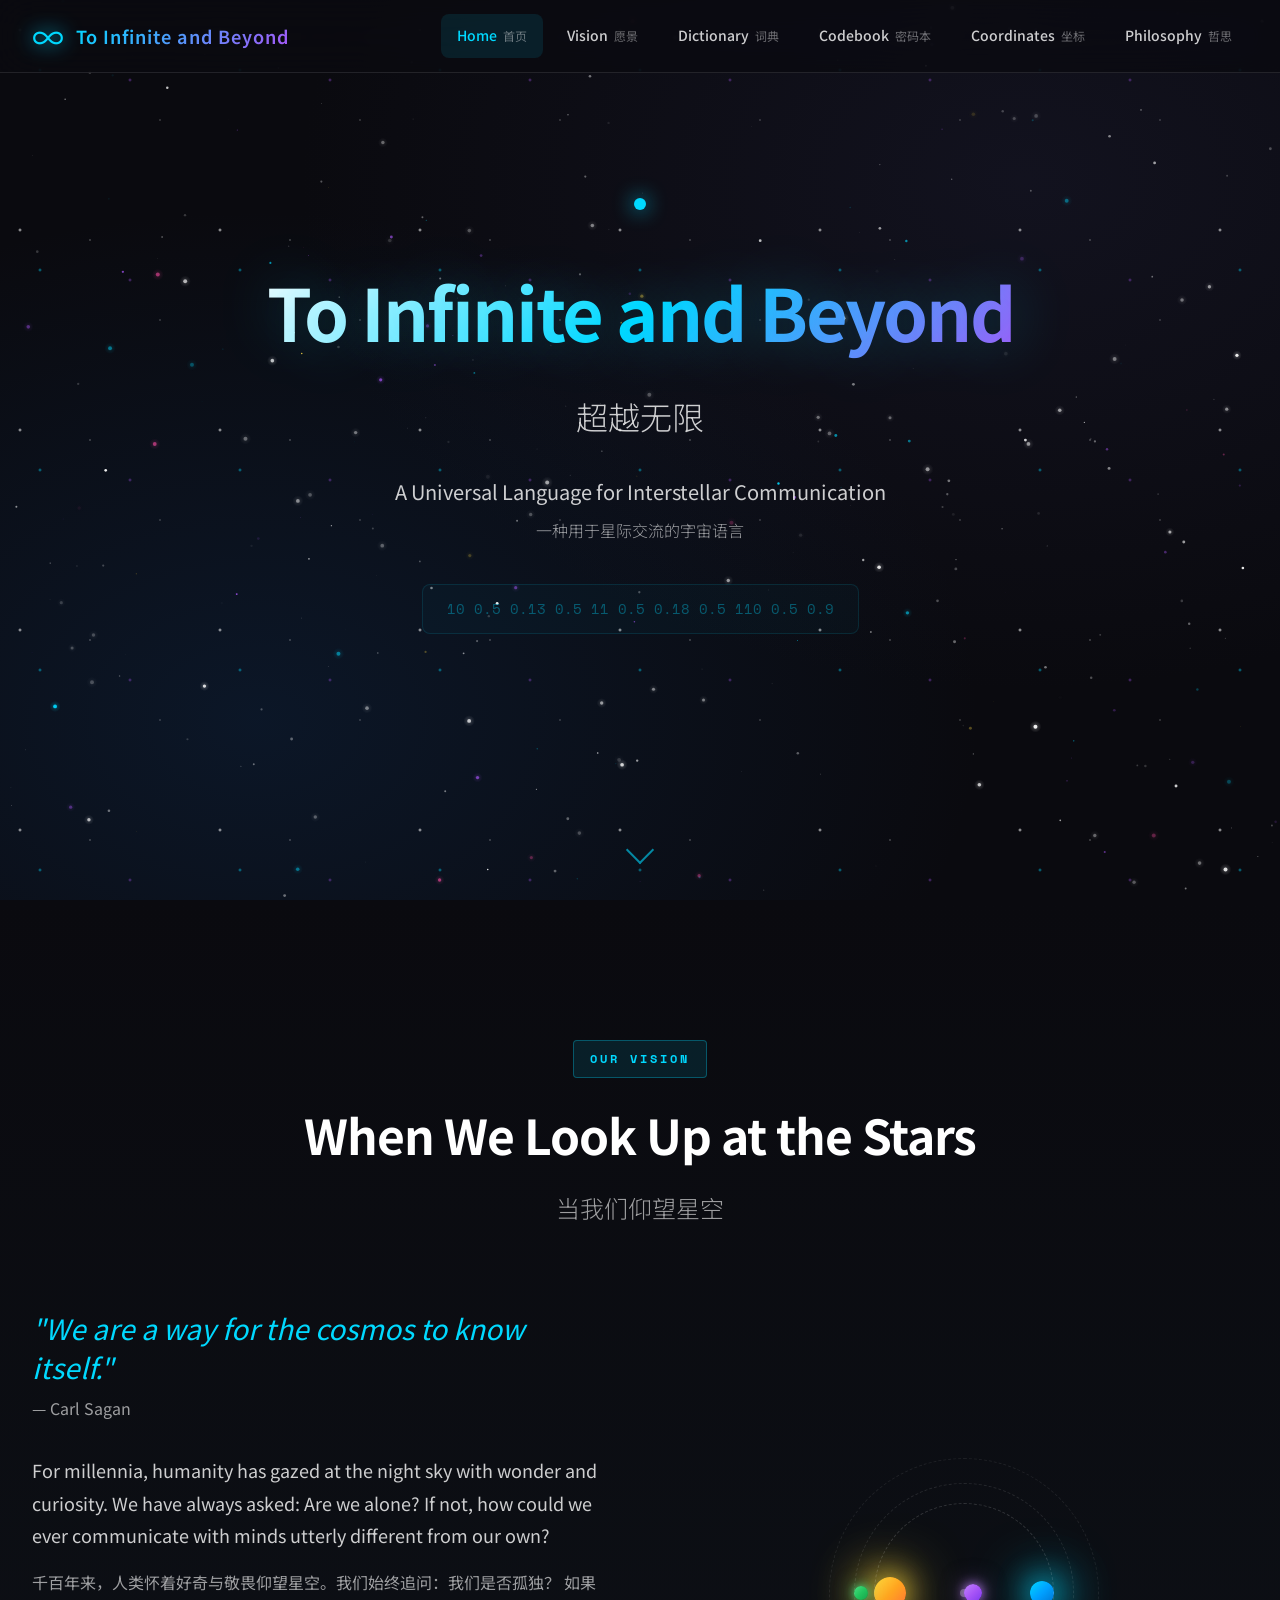
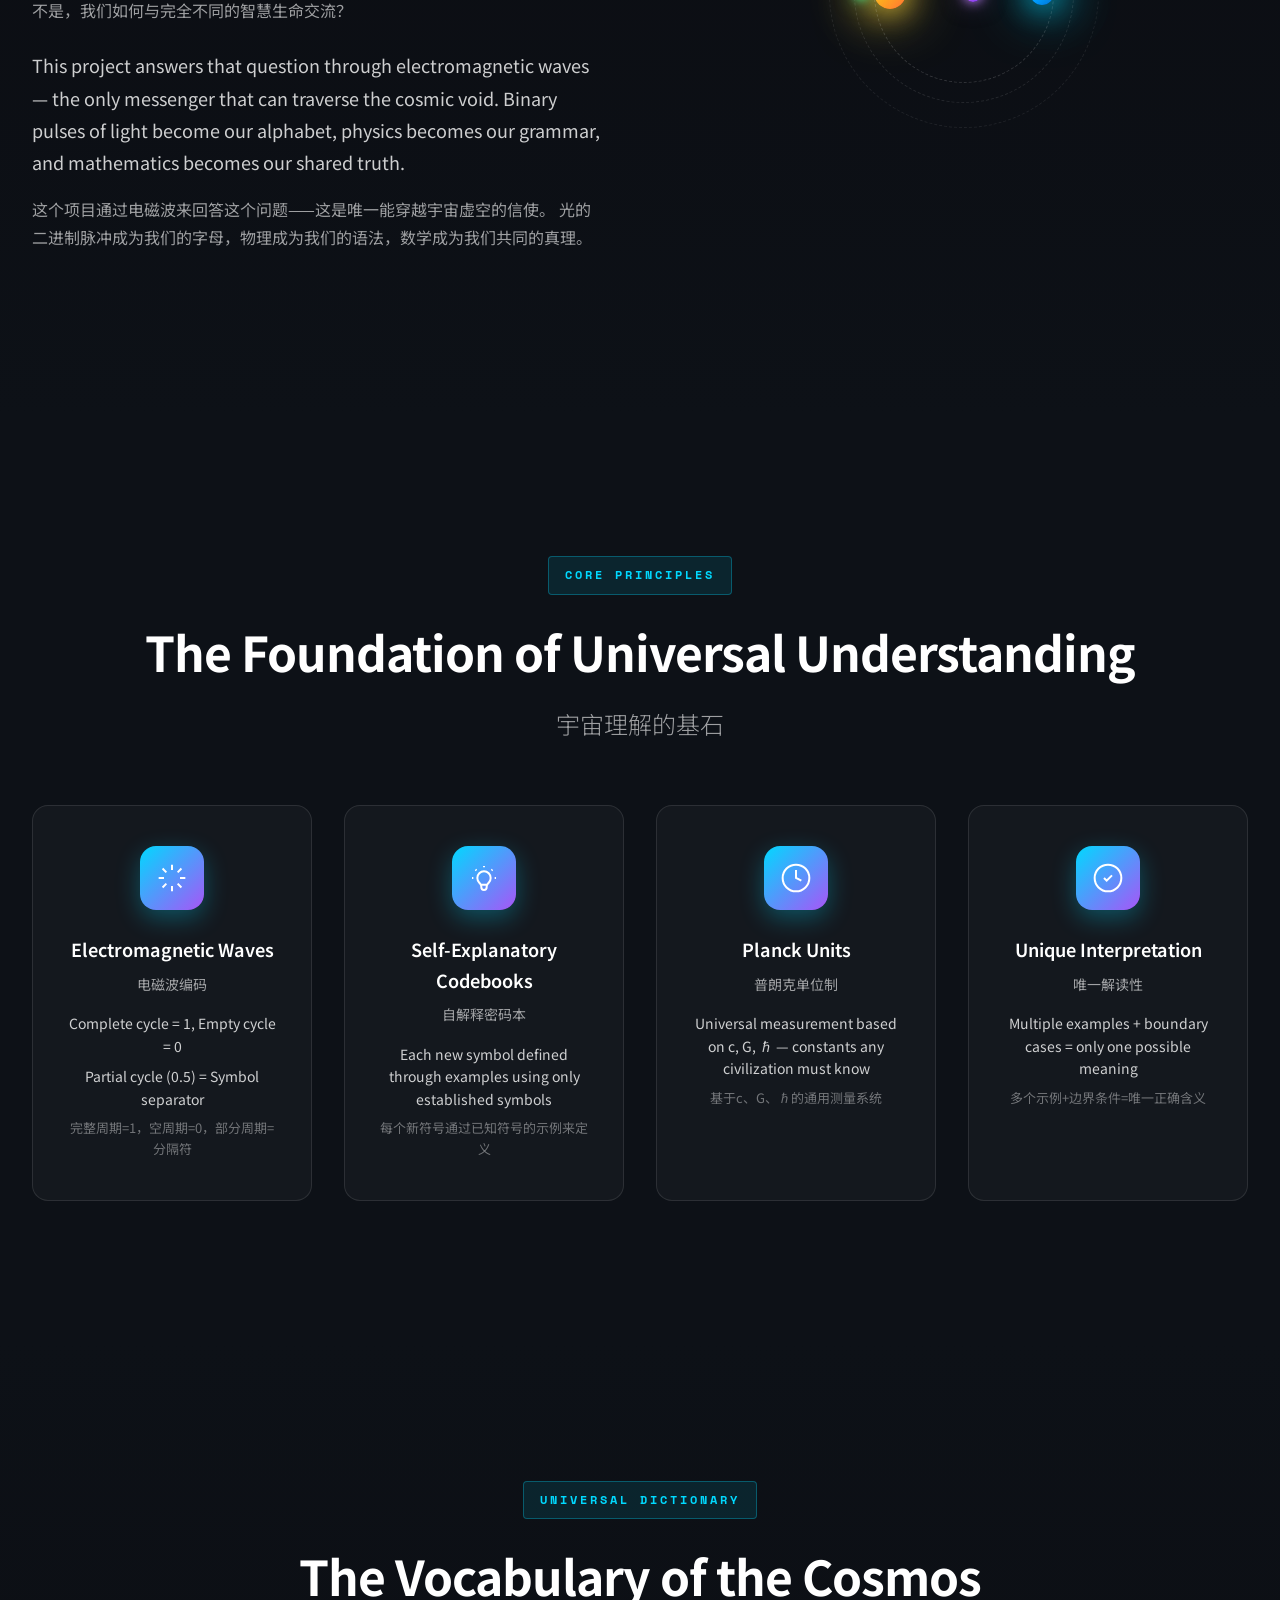
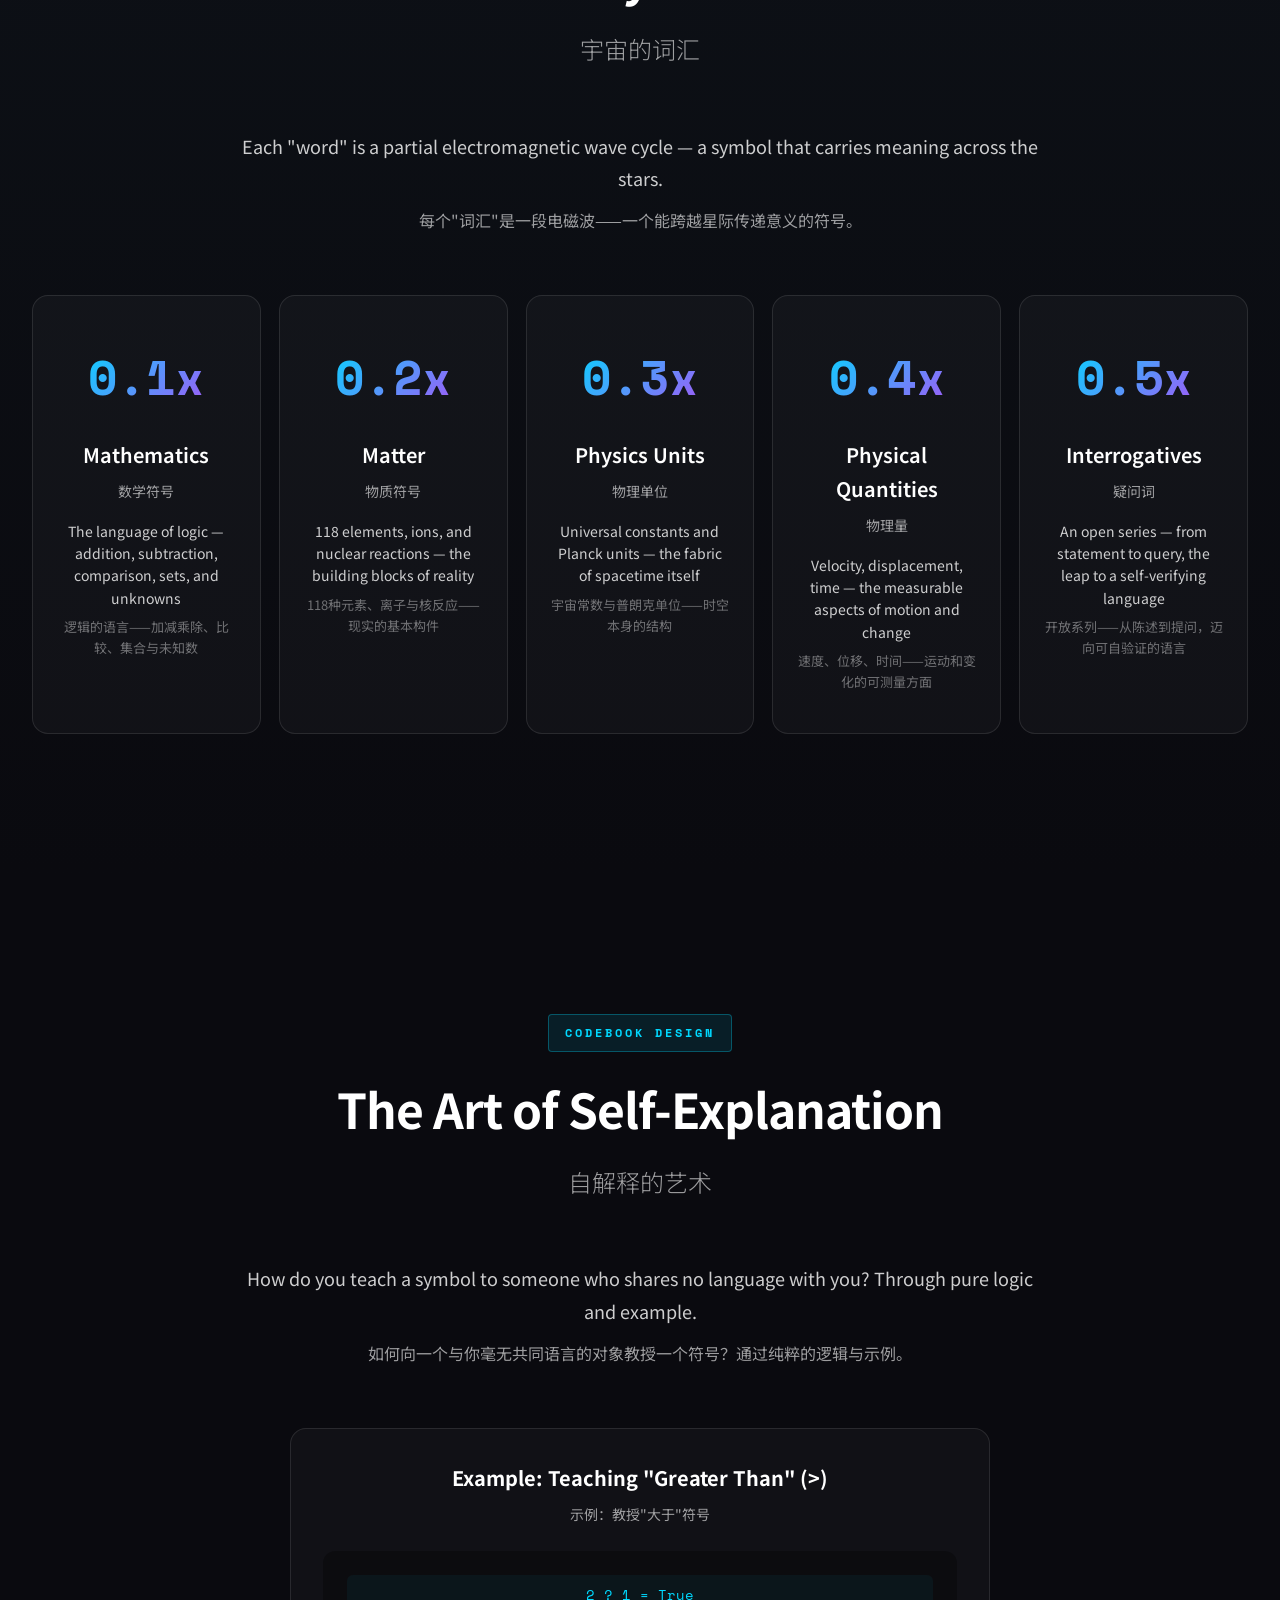
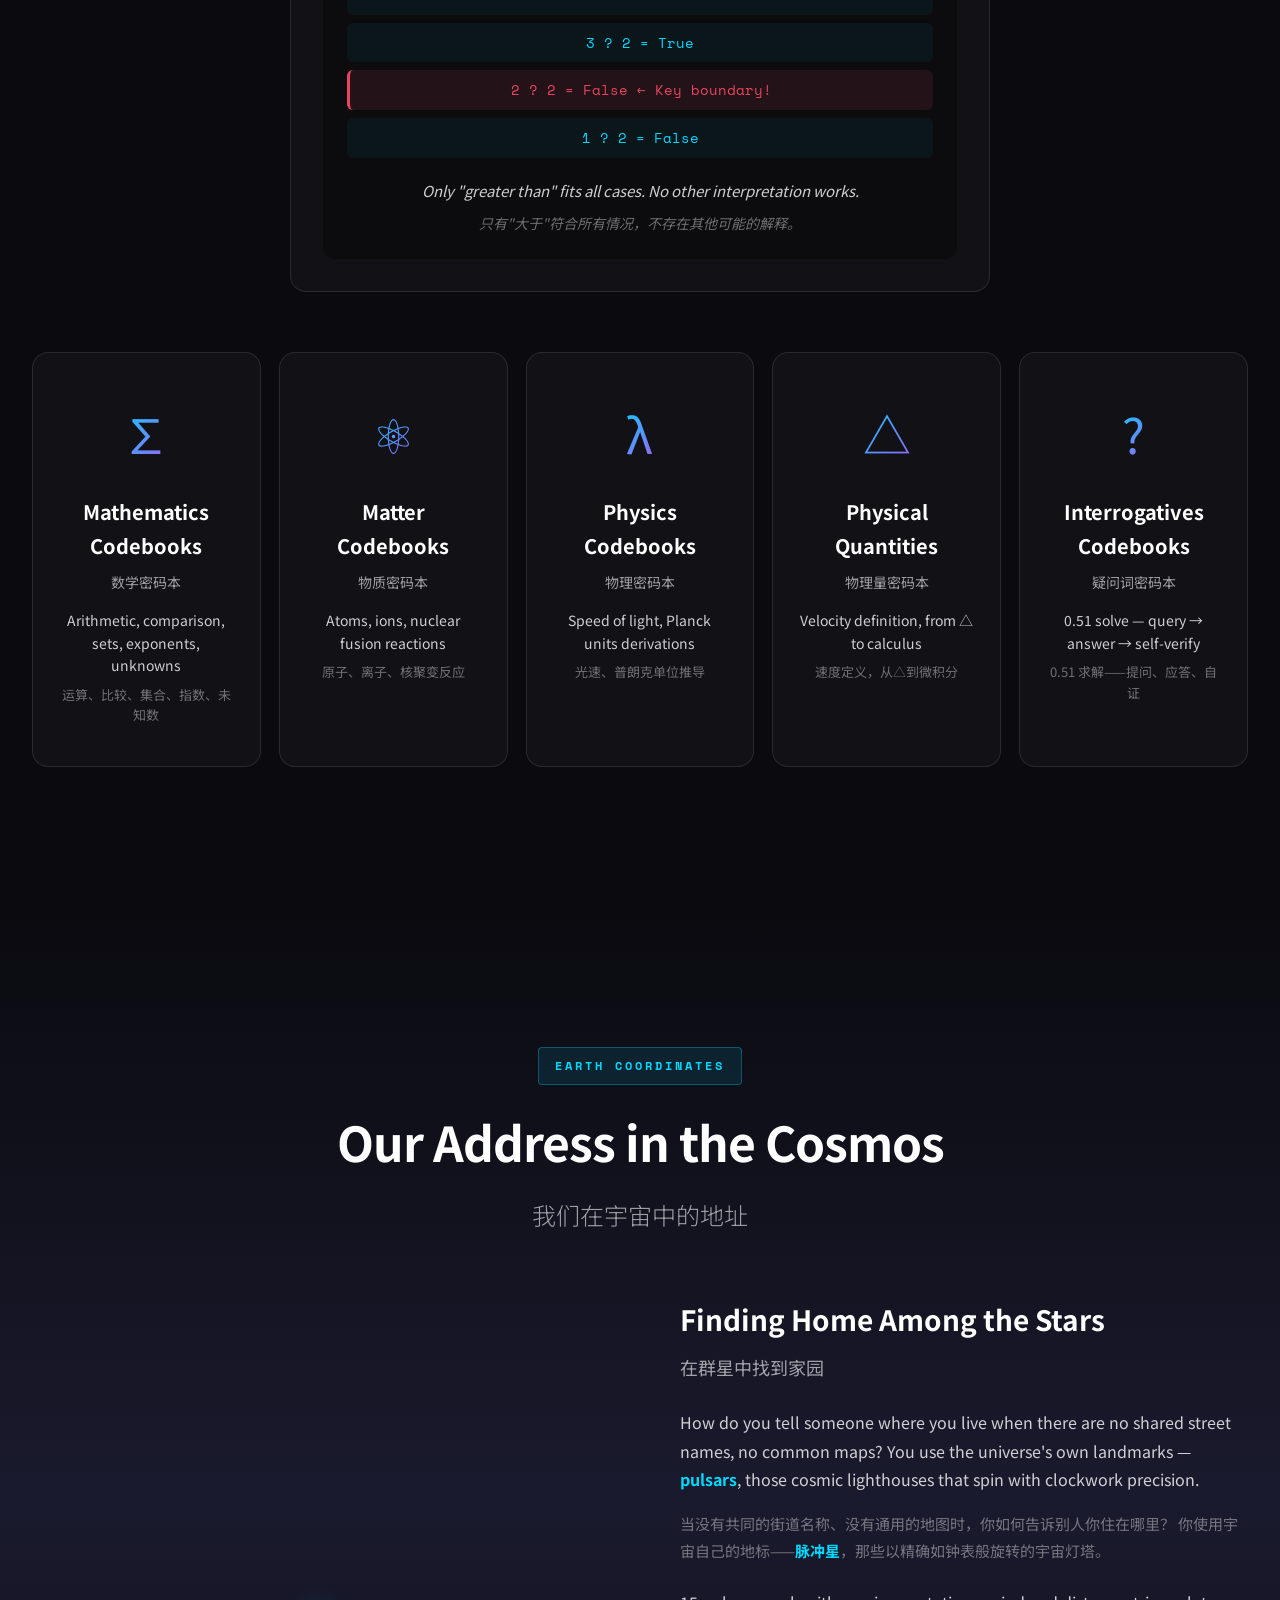
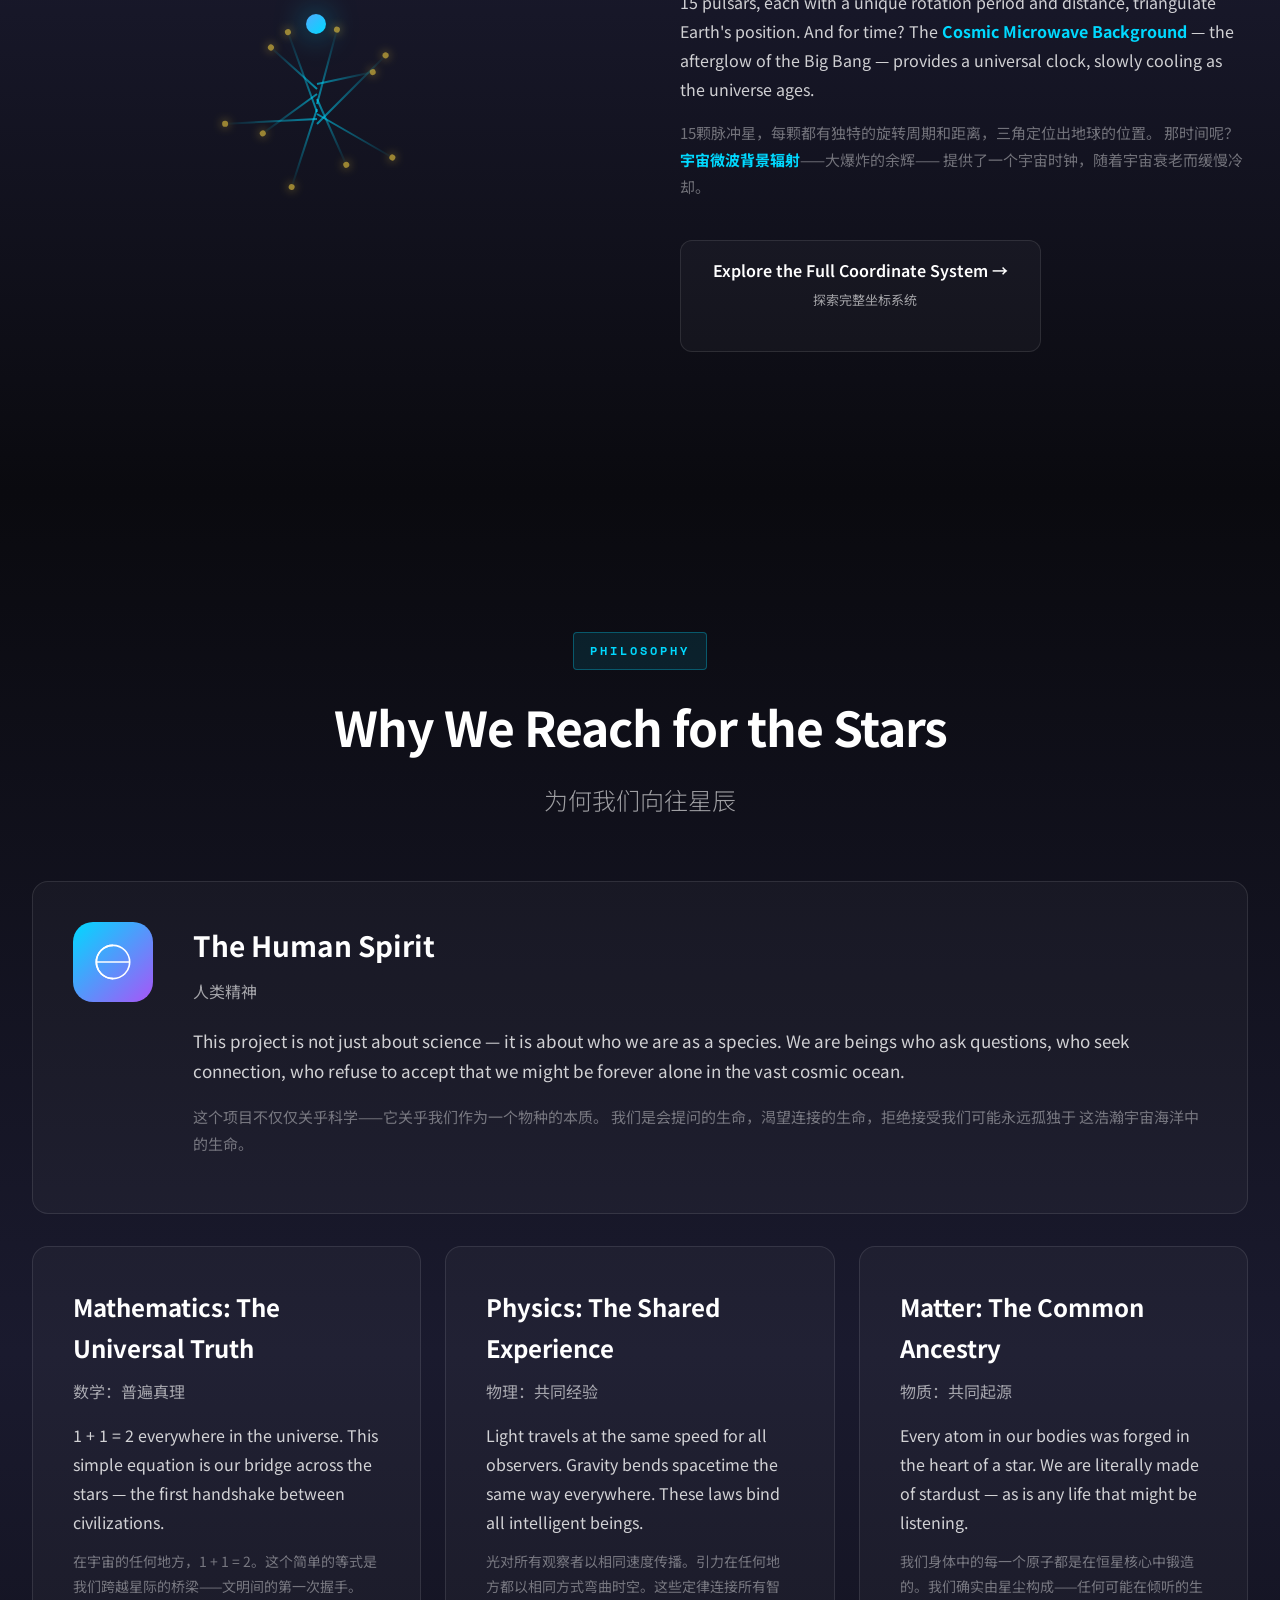
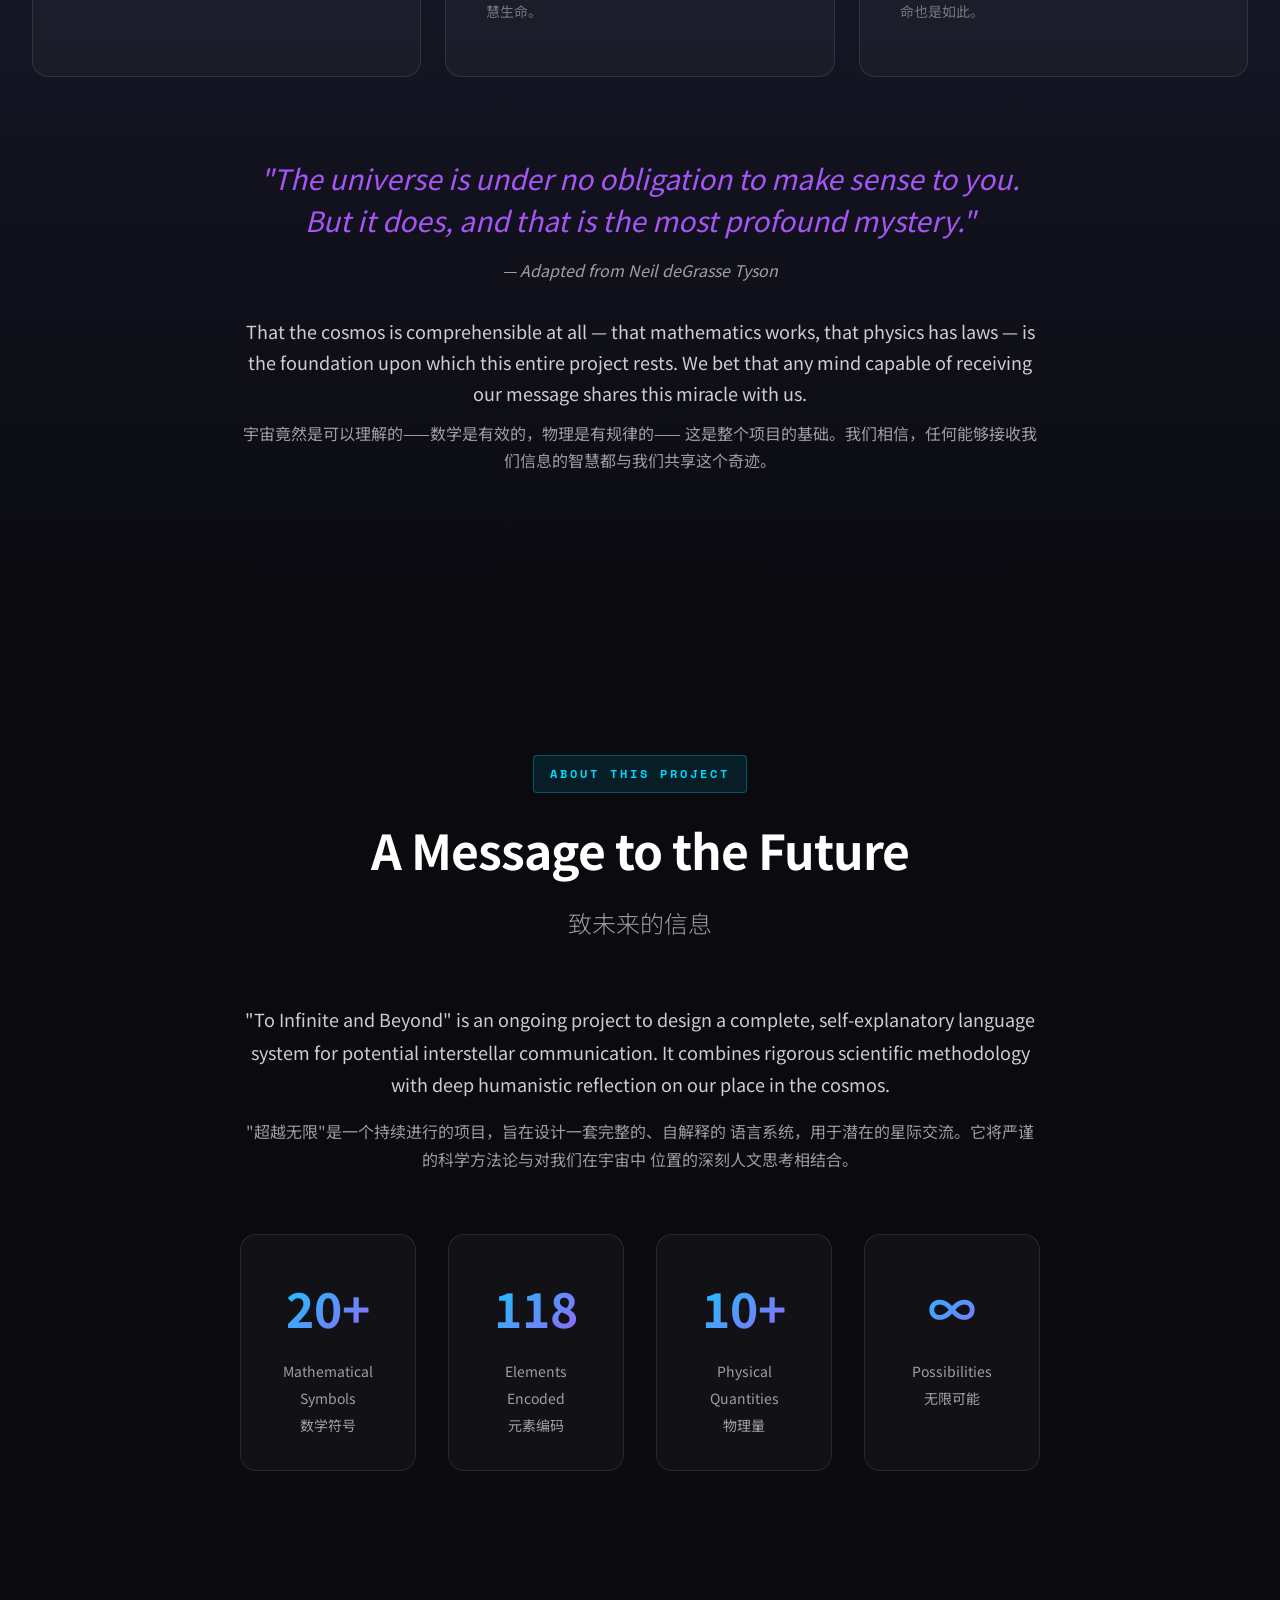
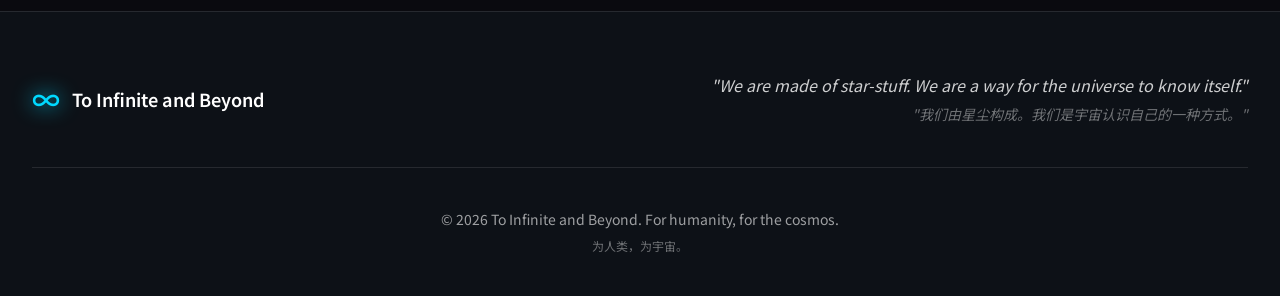
<file: index.html>
<!DOCTYPE html>
<html lang="en">
<head>
    <meta charset="UTF-8">
    <meta name="viewport" content="width=device-width, initial-scale=1.0">
    <title>To Infinite and Beyond | 超越无限</title>
    <link rel="stylesheet" href="style.css">
    <link href="https://fonts.googleapis.com/css2?family=Space+Mono:wght@400;700&family=Noto+Sans+SC:wght@300;400;500;700&display=swap" rel="stylesheet">
</head>
<body>
    <!-- Starfield Background -->
    <div class="starfield" id="starfield"></div>

    <!-- Navigation Bar -->
    <nav class="navbar">
        <div class="nav-container">
            <div class="logo">
                <a href="index.html">
                    <span class="logo-symbol">∞</span>
                    <span class="logo-text">To Infinite and Beyond</span>
                </a>
            </div>
            <ul class="nav-menu">
                <li class="nav-item"><a href="#home" class="nav-link active">Home <span class="nav-chinese">首页</span></a></li>
                <li class="nav-item"><a href="#vision" class="nav-link">Vision <span class="nav-chinese">愿景</span></a></li>
                <li class="nav-item"><a href="#dictionary" class="nav-link">Dictionary <span class="nav-chinese">词典</span></a></li>
                <li class="nav-item"><a href="#codebook" class="nav-link">Codebook <span class="nav-chinese">密码本</span></a></li>
                <li class="nav-item"><a href="#coordinates" class="nav-link">Coordinates <span class="nav-chinese">坐标</span></a></li>
                <li class="nav-item"><a href="#philosophy" class="nav-link">Philosophy <span class="nav-chinese">哲思</span></a></li>
            </ul>
            <div class="hamburger">
                <span class="bar"></span>
                <span class="bar"></span>
                <span class="bar"></span>
            </div>
        </div>
    </nav>

    <!-- Hero Section -->
    <section class="hero" id="home">
        <div class="hero-particles"></div>
        <div class="hero-content">
            <div class="signal-animation">
                <span class="signal-dot"></span>
                <span class="signal-wave"></span>
                <span class="signal-wave"></span>
                <span class="signal-wave"></span>
            </div>
            <h1 class="hero-title">To Infinite and Beyond</h1>
            <p class="hero-subtitle">超越无限</p>
            <div class="hero-tagline">
                <p class="hero-description">A Universal Language for Interstellar Communication</p>
                <p class="hero-description-cn">一种用于星际交流的宇宙语言</p>
            </div>
            <div class="binary-stream">
                <span>1 0.5 0.11 0.5 1 0.5 0.15 0.5 10 0.5 0.9</span>
            </div>
        </div>
        <div class="scroll-indicator">
            <span></span>
        </div>
    </section>

    <!-- Vision Section -->
    <section class="vision" id="vision">
        <div class="container">
            <div class="vision-header">
                <span class="section-label">Our Vision</span>
                <h2 class="section-title">When We Look Up at the Stars</h2>
                <p class="section-title-cn">当我们仰望星空</p>
            </div>
            <div class="vision-content">
                <div class="vision-text">
                    <p class="vision-quote">"We are a way for the cosmos to know itself."</p>
                    <p class="vision-quote-author">— Carl Sagan</p>
                    <p class="vision-description">
                        For millennia, humanity has gazed at the night sky with wonder and curiosity.
                        We have always asked: Are we alone? If not, how could we ever communicate
                        with minds utterly different from our own?
                    </p>
                    <p class="vision-description-cn">
                        千百年来，人类怀着好奇与敬畏仰望星空。我们始终追问：我们是否孤独？
                        如果不是，我们如何与完全不同的智慧生命交流？
                    </p>
                    <p class="vision-description">
                        This project answers that question through electromagnetic waves — the only
                        messenger that can traverse the cosmic void. Binary pulses of light become
                        our alphabet, physics becomes our grammar, and mathematics becomes our shared truth.
                    </p>
                    <p class="vision-description-cn">
                        这个项目通过电磁波来回答这个问题——这是唯一能穿越宇宙虚空的信使。
                        光的二进制脉冲成为我们的字母，物理成为我们的语法，数学成为我们共同的真理。
                    </p>
                </div>
                <div class="vision-visual">
                    <div class="binary-star-system">
                        <div class="binary-center"></div>
                        <!-- Binary stars orbit -->
                        <div class="binary-orbit">
                            <div class="star star-a"></div>
                            <div class="star star-b"></div>
                        </div>
                        <div class="binary-glow glow-a"></div>
                        <div class="binary-glow glow-b"></div>
                        <div class="orbit-trail orbit-trail-stars"></div>
                        <!-- Planet 1 - Inner orbit -->
                        <div class="planet-orbit planet-orbit-1">
                            <div class="planet planet-1"></div>
                        </div>
                        <div class="orbit-trail orbit-trail-planet-1"></div>
                        <!-- Planet 2 - Outer orbit -->
                        <div class="planet-orbit planet-orbit-2">
                            <div class="planet planet-2"></div>
                        </div>
                        <div class="orbit-trail orbit-trail-planet-2"></div>
                    </div>
                </div>
            </div>
        </div>
    </section>

    <!-- Core Principles Section -->
    <section class="principles" id="principles">
        <div class="container">
            <span class="section-label">Core Principles</span>
            <h2 class="section-title">The Foundation of Universal Understanding</h2>
            <p class="section-title-cn">宇宙理解的基石</p>

            <div class="principles-grid">
                <div class="principle-card" data-aos="fade-up">
                    <div class="card-glow"></div>
                    <div class="principle-icon">
                        <svg viewBox="0 0 24 24" fill="none" stroke="currentColor" stroke-width="1.5">
                            <path d="M12 2v4m0 12v4M4.93 4.93l2.83 2.83m8.48 8.48l2.83 2.83M2 12h4m12 0h4M4.93 19.07l2.83-2.83m8.48-8.48l2.83-2.83"/>
                        </svg>
                    </div>
                    <h3 class="principle-title">Electromagnetic Waves</h3>
                    <p class="principle-title-cn">电磁波编码</p>
                    <p class="principle-desc">Complete cycle = 1, Empty cycle = 0</p>
                    <p class="principle-desc">Partial cycle (0.5) = Symbol separator</p>
                    <p class="principle-desc-cn">完整周期=1，空周期=0，部分周期=分隔符</p>
                    <div class="card-border"></div>
                </div>

                <div class="principle-card" data-aos="fade-up" data-aos-delay="100">
                    <div class="card-glow"></div>
                    <div class="principle-icon">
                        <svg viewBox="0 0 24 24" fill="none" stroke="currentColor" stroke-width="1.5">
                            <path d="M9.663 17h4.673M12 3v1m6.364 1.636l-.707.707M21 12h-1M4 12H3m3.343-5.657l-.707-.707m2.828 9.9a5 5 0 117.072 0l-.548.547A3.374 3.374 0 0014 18.469V19a2 2 0 11-4 0v-.531c0-.895-.356-1.754-.988-2.386l-.548-.547z"/>
                        </svg>
                    </div>
                    <h3 class="principle-title">Self-Explanatory Codebooks</h3>
                    <p class="principle-title-cn">自解释密码本</p>
                    <p class="principle-desc">Each new symbol defined through examples using only established symbols</p>
                    <p class="principle-desc-cn">每个新符号通过已知符号的示例来定义</p>
                    <div class="card-border"></div>
                </div>

                <div class="principle-card" data-aos="fade-up" data-aos-delay="200">
                    <div class="card-glow"></div>
                    <div class="principle-icon">
                        <svg viewBox="0 0 24 24" fill="none" stroke="currentColor" stroke-width="1.5">
                            <circle cx="12" cy="12" r="10"/>
                            <path d="M12 6v6l4 2"/>
                        </svg>
                    </div>
                    <h3 class="principle-title">Planck Units</h3>
                    <p class="principle-title-cn">普朗克单位制</p>
                    <p class="principle-desc">Universal measurement based on c, G, ℏ — constants any civilization must know</p>
                    <p class="principle-desc-cn">基于c、G、ℏ的通用测量系统</p>
                    <div class="card-border"></div>
                </div>

                <div class="principle-card" data-aos="fade-up" data-aos-delay="300">
                    <div class="card-glow"></div>
                    <div class="principle-icon">
                        <svg viewBox="0 0 24 24" fill="none" stroke="currentColor" stroke-width="1.5">
                            <path d="M9 12l2 2 4-4"/>
                            <circle cx="12" cy="12" r="10"/>
                        </svg>
                    </div>
                    <h3 class="principle-title">Unique Interpretation</h3>
                    <p class="principle-title-cn">唯一解读性</p>
                    <p class="principle-desc">Multiple examples + boundary cases = only one possible meaning</p>
                    <p class="principle-desc-cn">多个示例+边界条件=唯一正确含义</p>
                    <div class="card-border"></div>
                </div>
            </div>
        </div>
    </section>

    <!-- Dictionary Section -->
    <section class="dictionary" id="dictionary">
        <div class="container">
            <span class="section-label">Universal Dictionary</span>
            <h2 class="section-title">The Vocabulary of the Cosmos</h2>
            <p class="section-title-cn">宇宙的词汇</p>
            <p class="section-intro">
                Each "word" is a partial electromagnetic wave cycle — a symbol that carries meaning across the stars.
                <span class="cn">每个"词汇"是一段电磁波——一个能跨越星际传递意义的符号。</span>
            </p>

            <div class="dictionary-links">
                <a href="mathematics.html" class="dictionary-card">
                    <div class="dict-card-glow"></div>
                    <div class="dict-icon">
                        <span class="dict-symbol">0.1x</span>
                    </div>
                    <div class="dict-content">
                        <h3>Mathematics</h3>
                        <p class="cn-title">数学符号</p>
                        <p class="dict-desc">The language of logic — addition, subtraction, comparison, sets, and unknowns</p>
                        <p class="dict-desc cn">逻辑的语言——加减乘除、比较、集合与未知数</p>
                    </div>
                    <div class="dict-arrow">→</div>
                </a>

                <a href="matter.html" class="dictionary-card">
                    <div class="dict-card-glow"></div>
                    <div class="dict-icon">
                        <span class="dict-symbol">0.2x</span>
                    </div>
                    <div class="dict-content">
                        <h3>Matter</h3>
                        <p class="cn-title">物质符号</p>
                        <p class="dict-desc">118 elements, ions, and nuclear reactions — the building blocks of reality</p>
                        <p class="dict-desc cn">118种元素、离子与核反应——现实的基本构件</p>
                    </div>
                    <div class="dict-arrow">→</div>
                </a>

                <a href="physics.html" class="dictionary-card">
                    <div class="dict-card-glow"></div>
                    <div class="dict-icon">
                        <span class="dict-symbol">0.3x</span>
                    </div>
                    <div class="dict-content">
                        <h3>Physics Units</h3>
                        <p class="cn-title">物理单位</p>
                        <p class="dict-desc">Universal constants and Planck units — the fabric of spacetime itself</p>
                        <p class="dict-desc cn">宇宙常数与普朗克单位——时空本身的结构</p>
                    </div>
                    <div class="dict-arrow">→</div>
                </a>

                <a href="quantities.html" class="dictionary-card">
                    <div class="dict-card-glow"></div>
                    <div class="dict-icon">
                        <span class="dict-symbol">0.4x</span>
                    </div>
                    <div class="dict-content">
                        <h3>Physical Quantities</h3>
                        <p class="cn-title">物理量</p>
                        <p class="dict-desc">Velocity, displacement, time — the measurable aspects of motion and change</p>
                        <p class="dict-desc cn">速度、位移、时间——运动和变化的可测量方面</p>
                    </div>
                    <div class="dict-arrow">→</div>
                </a>

                <a href="interrogatives.html" class="dictionary-card">
                    <div class="dict-card-glow"></div>
                    <div class="dict-icon">
                        <span class="dict-symbol">0.5x</span>
                    </div>
                    <div class="dict-content">
                        <h3>Interrogatives</h3>
                        <p class="cn-title">疑问词</p>
                        <p class="dict-desc">An open series — from statement to query, the leap to a self-verifying language</p>
                        <p class="dict-desc cn">开放系列——从陈述到提问，迈向可自验证的语言</p>
                    </div>
                    <div class="dict-arrow">→</div>
                </a>
            </div>
        </div>
    </section>

    <!-- Codebook Section -->
    <section class="codebook" id="codebook">
        <div class="container">
            <span class="section-label">Codebook Design</span>
            <h2 class="section-title">The Art of Self-Explanation</h2>
            <p class="section-title-cn">自解释的艺术</p>
            <p class="section-intro">
                How do you teach a symbol to someone who shares no language with you? Through pure logic and example.
                <span class="cn">如何向一个与你毫无共同语言的对象教授一个符号？通过纯粹的逻辑与示例。</span>
            </p>

            <div class="codebook-preview">
                <div class="codebook-example-mini">
                    <h4>Example: Teaching "Greater Than" (>)</h4>
                    <p class="cn">示例：教授"大于"符号</p>
                    <div class="example-steps">
                        <div class="mini-step">
                            <code>2 ? 1 = True</code>
                            <code>3 ? 2 = True</code>
                            <code class="critical">2 ? 2 = False ← Key boundary!</code>
                            <code>1 ? 2 = False</code>
                        </div>
                        <p class="example-conclusion">Only "greater than" fits all cases. No other interpretation works.</p>
                        <p class="example-conclusion cn">只有"大于"符合所有情况，不存在其他可能的解释。</p>
                    </div>
                </div>
            </div>

            <div class="codebook-links">
                <a href="codebook-math.html" class="codebook-card">
                    <div class="cb-icon">∑</div>
                    <h3>Mathematics Codebooks</h3>
                    <p class="cn-title">数学密码本</p>
                    <p>Arithmetic, comparison, sets, exponents, unknowns</p>
                    <p class="cn">运算、比较、集合、指数、未知数</p>
                </a>

                <a href="codebook-matter.html" class="codebook-card">
                    <div class="cb-icon">⚛</div>
                    <h3>Matter Codebooks</h3>
                    <p class="cn-title">物质密码本</p>
                    <p>Atoms, ions, nuclear fusion reactions</p>
                    <p class="cn">原子、离子、核聚变反应</p>
                </a>

                <a href="codebook-physics.html" class="codebook-card">
                    <div class="cb-icon">λ</div>
                    <h3>Physics Codebooks</h3>
                    <p class="cn-title">物理密码本</p>
                    <p>Speed of light, Planck units derivations</p>
                    <p class="cn">光速、普朗克单位推导</p>
                </a>

                <a href="codebook-quantities.html" class="codebook-card">
                    <div class="cb-icon">△</div>
                    <h3>Physical Quantities</h3>
                    <p class="cn-title">物理量密码本</p>
                    <p>Velocity definition, from △ to calculus</p>
                    <p class="cn">速度定义，从△到微积分</p>
                </a>

                <a href="codebook-interrogatives.html" class="codebook-card">
                    <div class="cb-icon">?</div>
                    <h3>Interrogatives Codebooks</h3>
                    <p class="cn-title">疑问词密码本</p>
                    <p>0.51 solve — query → answer → self-verify</p>
                    <p class="cn">0.51 求解——提问、应答、自证</p>
                </a>
            </div>
        </div>
    </section>

    <!-- Earth Coordinates Section -->
    <section class="coordinates" id="coordinates">
        <div class="container">
            <span class="section-label">Earth Coordinates</span>
            <h2 class="section-title">Our Address in the Cosmos</h2>
            <p class="section-title-cn">我们在宇宙中的地址</p>

            <div class="coordinates-content">
                <div class="coord-visual">
                    <div class="pulsar-map">
                        <div class="earth-center"></div>
                        <div class="pulsar-line" style="--angle: 15deg; --length: 80px;"></div>
                        <div class="pulsar-line" style="--angle: 45deg; --length: 100px;"></div>
                        <div class="pulsar-line" style="--angle: 78deg; --length: 60px;"></div>
                        <div class="pulsar-line" style="--angle: 120deg; --length: 90px;"></div>
                        <div class="pulsar-line" style="--angle: 156deg; --length: 75px;"></div>
                        <div class="pulsar-line" style="--angle: 198deg; --length: 85px;"></div>
                        <div class="pulsar-line" style="--angle: 234deg; --length: 70px;"></div>
                        <div class="pulsar-line" style="--angle: 267deg; --length: 95px;"></div>
                        <div class="pulsar-line" style="--angle: 312deg; --length: 65px;"></div>
                        <div class="pulsar-line" style="--angle: 340deg; --length: 88px;"></div>
                    </div>
                </div>
                <div class="coord-text">
                    <h3>Finding Home Among the Stars</h3>
                    <p class="cn-subtitle">在群星中找到家园</p>
                    <p>
                        How do you tell someone where you live when there are no shared street names,
                        no common maps? You use the universe's own landmarks — <strong>pulsars</strong>,
                        those cosmic lighthouses that spin with clockwork precision.
                    </p>
                    <p class="cn">
                        当没有共同的街道名称、没有通用的地图时，你如何告诉别人你住在哪里？
                        你使用宇宙自己的地标——<strong>脉冲星</strong>，那些以精确如钟表般旋转的宇宙灯塔。
                    </p>
                    <p>
                        15 pulsars, each with a unique rotation period and distance, triangulate Earth's position.
                        And for time? The <strong>Cosmic Microwave Background</strong> — the afterglow of the Big Bang —
                        provides a universal clock, slowly cooling as the universe ages.
                    </p>
                    <p class="cn">
                        15颗脉冲星，每颗都有独特的旋转周期和距离，三角定位出地球的位置。
                        那时间呢？<strong>宇宙微波背景辐射</strong>——大爆炸的余辉——
                        提供了一个宇宙时钟，随着宇宙衰老而缓慢冷却。
                    </p>
                    <a href="earth-coordinates.html" class="coord-link">
                        Explore the Full Coordinate System →
                        <span class="cn">探索完整坐标系统</span>
                    </a>
                </div>
            </div>
        </div>
    </section>

    <!-- Philosophy Section -->
    <section class="philosophy" id="philosophy">
        <div class="container">
            <span class="section-label">Philosophy</span>
            <h2 class="section-title">Why We Reach for the Stars</h2>
            <p class="section-title-cn">为何我们向往星辰</p>

            <div class="philosophy-content">
                <div class="philosophy-card main">
                    <div class="philosophy-icon">
                        <svg viewBox="0 0 24 24" fill="none" stroke="currentColor" stroke-width="1">
                            <circle cx="12" cy="12" r="10"/>
                            <path d="M12 2a10 10 0 0 0 0 20"/>
                            <path d="M2 12h20"/>
                        </svg>
                    </div>
                    <div class="philosophy-main-text">
                        <h3>The Human Spirit</h3>
                        <p class="cn-title">人类精神</p>
                        <p>
                            This project is not just about science — it is about who we are as a species.
                            We are beings who ask questions, who seek connection, who refuse to accept
                            that we might be forever alone in the vast cosmic ocean.
                        </p>
                        <p class="cn">
                            这个项目不仅仅关乎科学——它关乎我们作为一个物种的本质。
                            我们是会提问的生命，渴望连接的生命，拒绝接受我们可能永远孤独于
                            这浩瀚宇宙海洋中的生命。
                        </p>
                    </div>
                </div>

                <div class="philosophy-cards-row">
                    <div class="philosophy-card">
                        <h3>Mathematics: The Universal Truth</h3>
                        <p class="cn-title">数学：普遍真理</p>
                        <p>1 + 1 = 2 everywhere in the universe. This simple equation is our bridge across the stars — the first handshake between civilizations.</p>
                        <p class="cn">在宇宙的任何地方，1 + 1 = 2。这个简单的等式是我们跨越星际的桥梁——文明间的第一次握手。</p>
                    </div>
                    <div class="philosophy-card">
                        <h3>Physics: The Shared Experience</h3>
                        <p class="cn-title">物理：共同经验</p>
                        <p>Light travels at the same speed for all observers. Gravity bends spacetime the same way everywhere. These laws bind all intelligent beings.</p>
                        <p class="cn">光对所有观察者以相同速度传播。引力在任何地方都以相同方式弯曲时空。这些定律连接所有智慧生命。</p>
                    </div>
                    <div class="philosophy-card">
                        <h3>Matter: The Common Ancestry</h3>
                        <p class="cn-title">物质：共同起源</p>
                        <p>Every atom in our bodies was forged in the heart of a star. We are literally made of stardust — as is any life that might be listening.</p>
                        <p class="cn">我们身体中的每一个原子都是在恒星核心中锻造的。我们确实由星尘构成——任何可能在倾听的生命也是如此。</p>
                    </div>
                </div>
            </div>

            <div class="philosophy-quote">
                <blockquote>
                    "The universe is under no obligation to make sense to you.
                    But it does, and that is the most profound mystery."
                </blockquote>
                <cite>— Adapted from Neil deGrasse Tyson</cite>
                <p class="quote-reflection">
                    That the cosmos is comprehensible at all — that mathematics works,
                    that physics has laws — is the foundation upon which this entire project rests.
                    We bet that any mind capable of receiving our message shares this miracle with us.
                </p>
                <p class="quote-reflection cn">
                    宇宙竟然是可以理解的——数学是有效的，物理是有规律的——
                    这是整个项目的基础。我们相信，任何能够接收我们信息的智慧都与我们共享这个奇迹。
                </p>
            </div>
        </div>
    </section>

    <!-- About Section -->
    <section class="about" id="about">
        <div class="container">
            <span class="section-label">About This Project</span>
            <h2 class="section-title">A Message to the Future</h2>
            <p class="section-title-cn">致未来的信息</p>

            <div class="about-content">
                <p>
                    "To Infinite and Beyond" is an ongoing project to design a complete,
                    self-explanatory language system for potential interstellar communication.
                    It combines rigorous scientific methodology with deep humanistic reflection
                    on our place in the cosmos.
                </p>
                <p class="cn">
                    "超越无限"是一个持续进行的项目，旨在设计一套完整的、自解释的
                    语言系统，用于潜在的星际交流。它将严谨的科学方法论与对我们在宇宙中
                    位置的深刻人文思考相结合。
                </p>

                <div class="project-stats">
                    <div class="stat">
                        <span class="stat-number">20+</span>
                        <span class="stat-label">Mathematical Symbols<br>数学符号</span>
                    </div>
                    <div class="stat">
                        <span class="stat-number">118</span>
                        <span class="stat-label">Elements Encoded<br>元素编码</span>
                    </div>
                    <div class="stat">
                        <span class="stat-number">10+</span>
                        <span class="stat-label">Physical Quantities<br>物理量</span>
                    </div>
                    <div class="stat">
                        <span class="stat-number">∞</span>
                        <span class="stat-label">Possibilities<br>无限可能</span>
                    </div>
                </div>
            </div>
        </div>
    </section>

    <!-- Footer -->
    <footer class="footer">
        <div class="container">
            <div class="footer-content">
                <div class="footer-logo">
                    <span class="logo-symbol">∞</span>
                    <span>To Infinite and Beyond</span>
                </div>
                <div class="footer-message">
                    <p>"We are made of star-stuff. We are a way for the universe to know itself."</p>
                    <p class="cn">"我们由星尘构成。我们是宇宙认识自己的一种方式。"</p>
                </div>
            </div>
            <div class="footer-bottom">
                <p>&copy; 2026 To Infinite and Beyond. For humanity, for the cosmos.</p>
                <p class="cn">为人类，为宇宙。</p>
            </div>
        </div>
    </footer>

    <script src="script.js"></script>
</body>
</html>
</file>
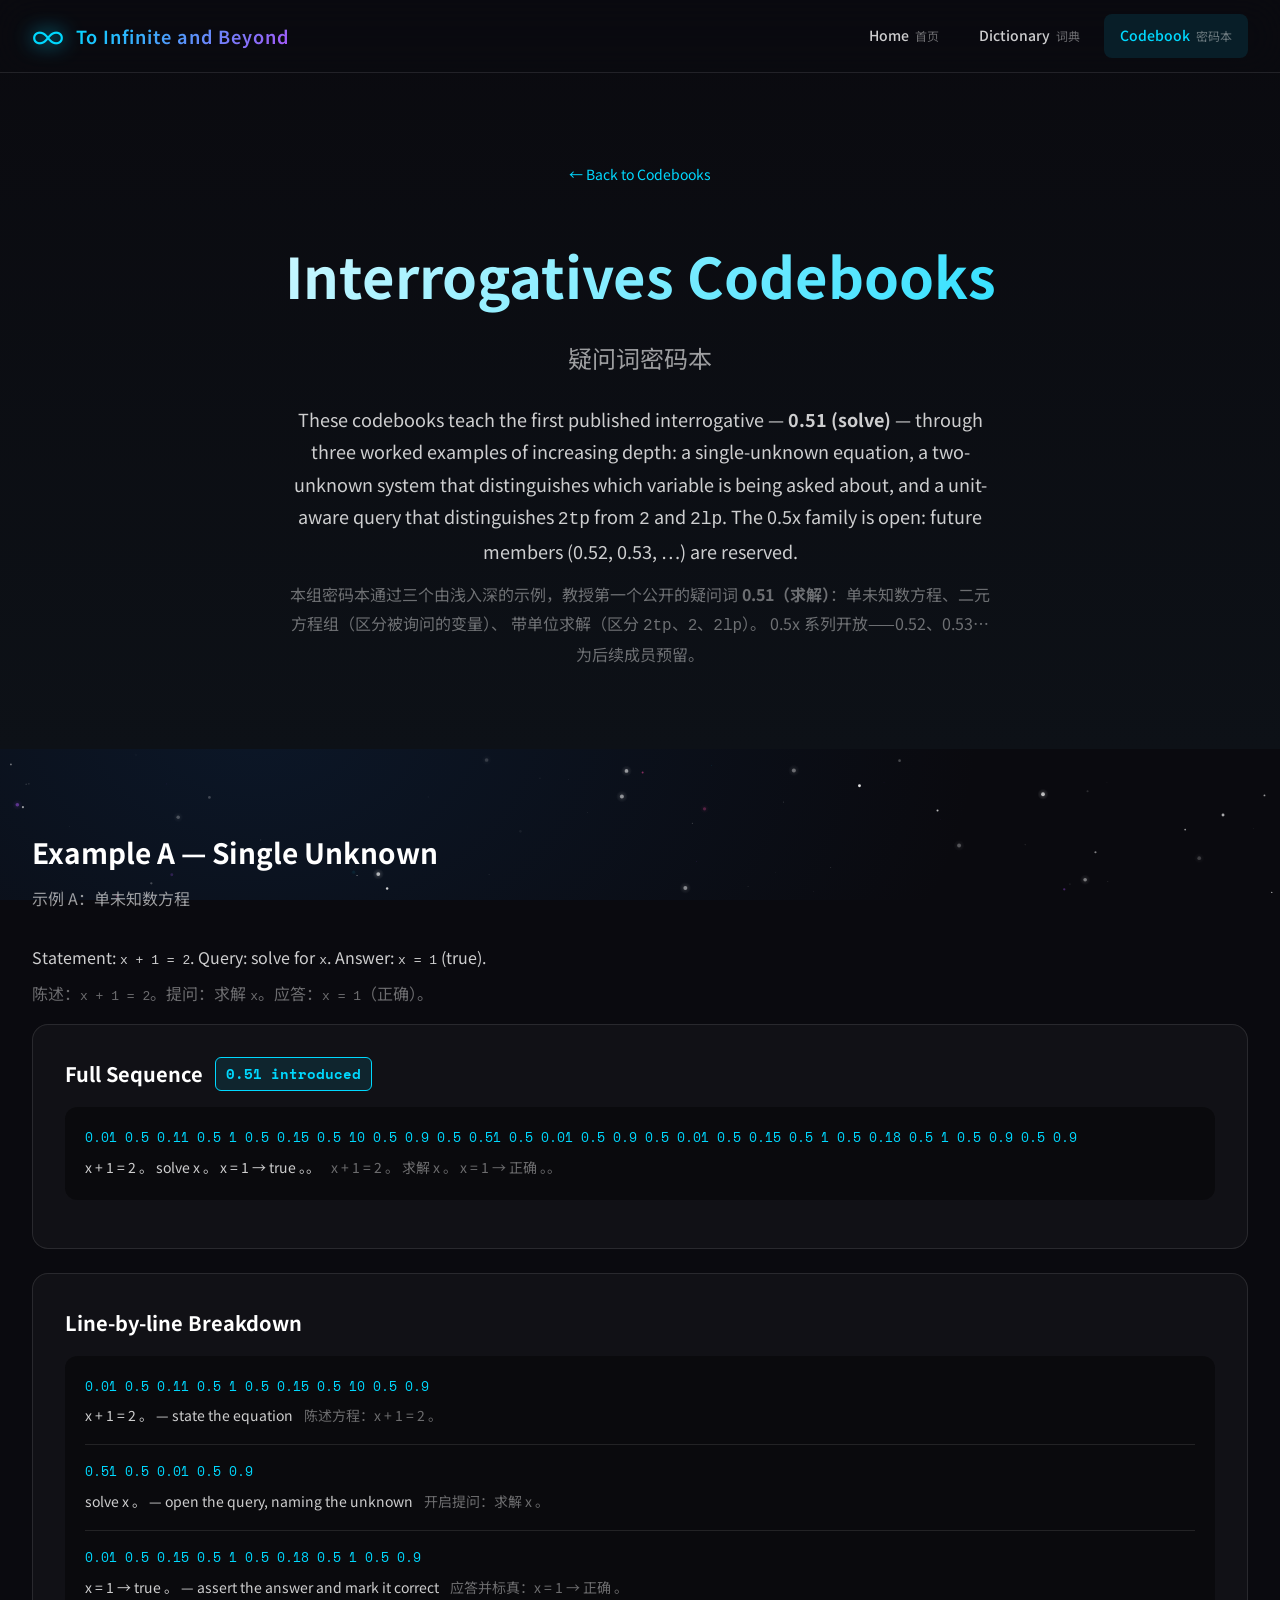
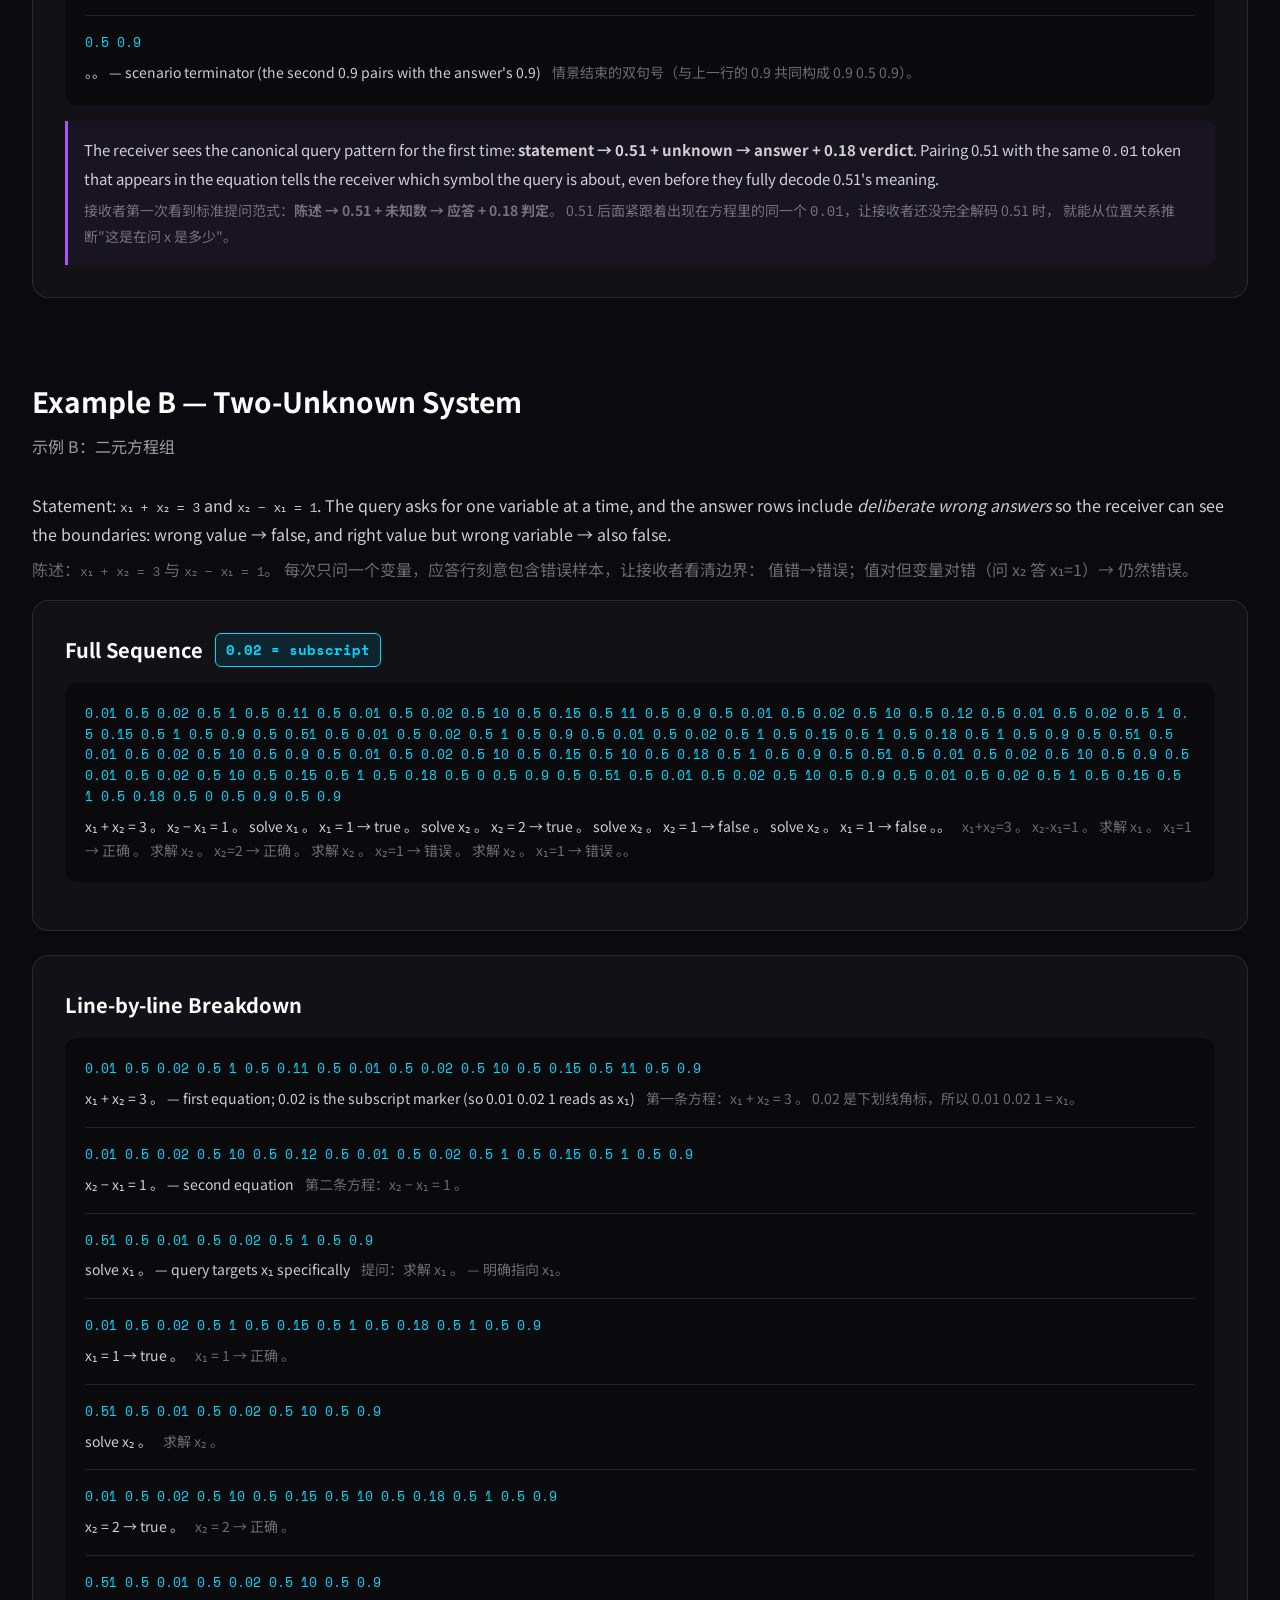
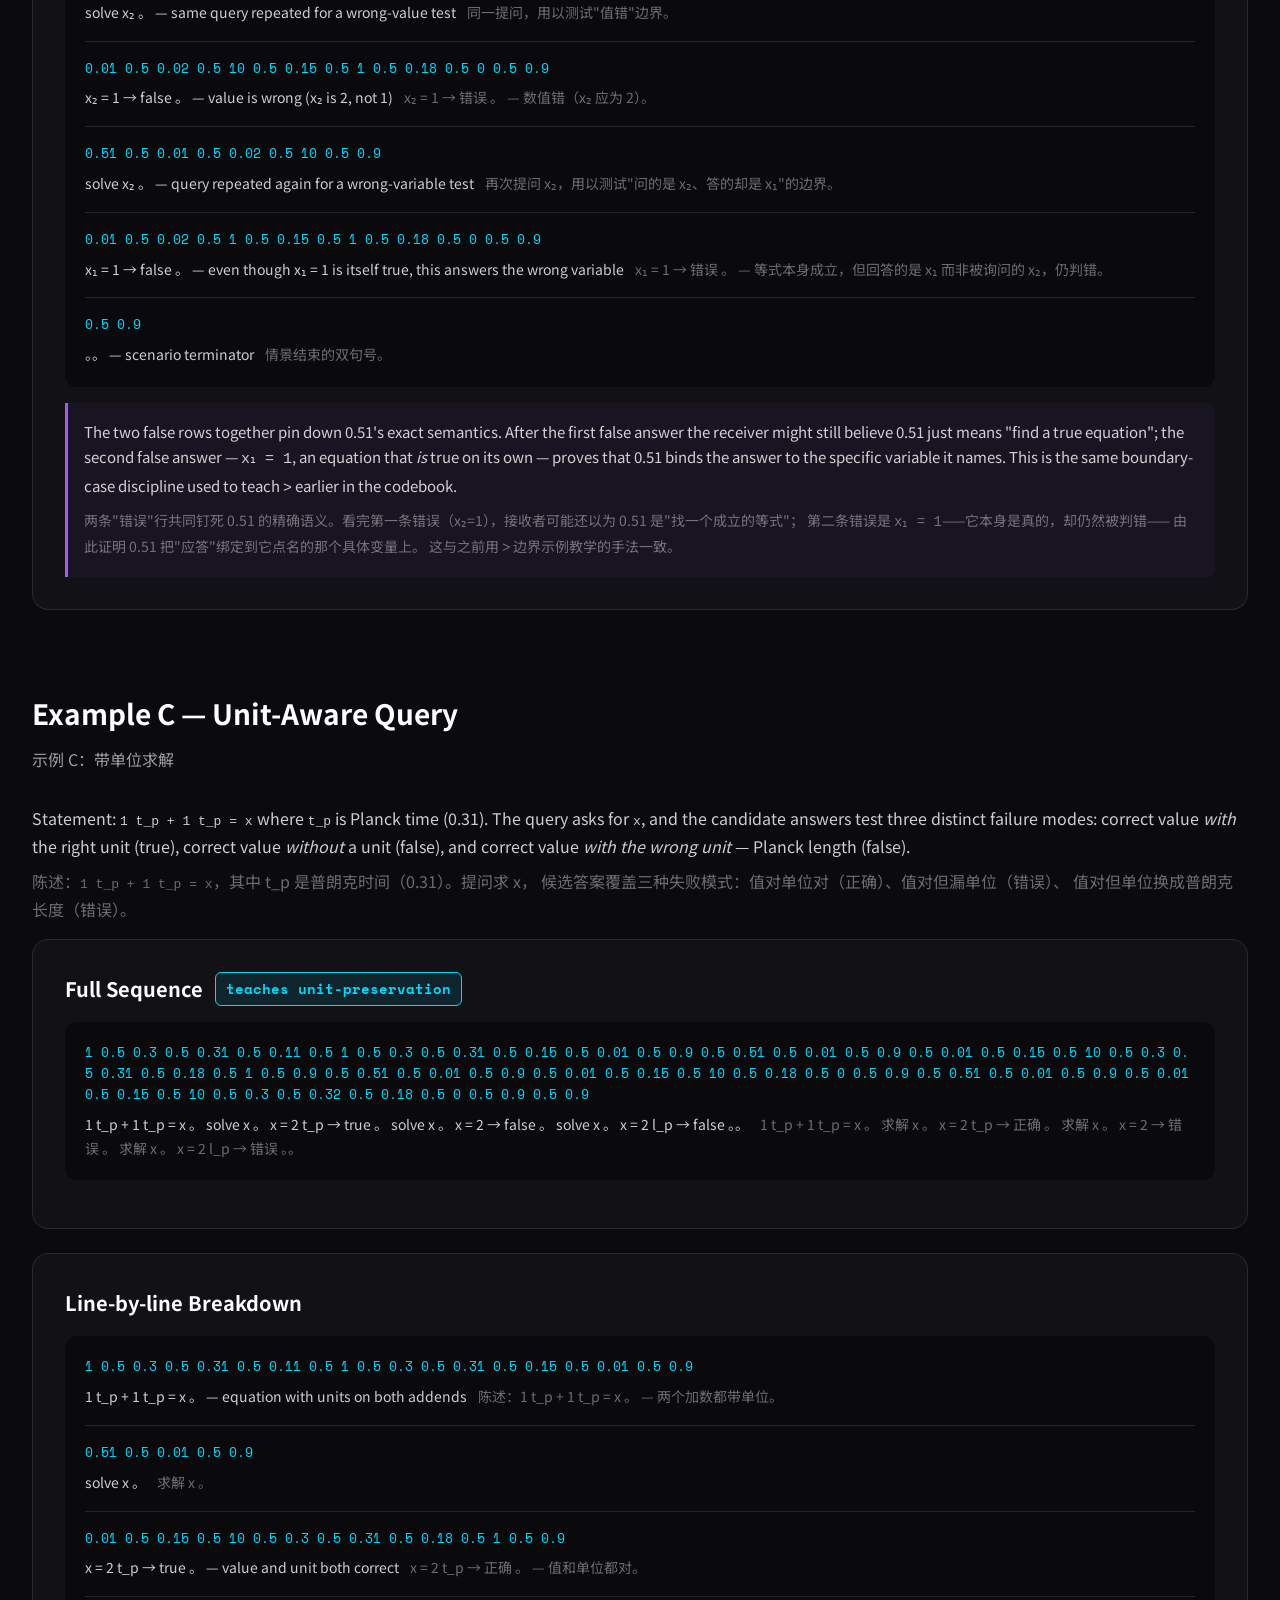
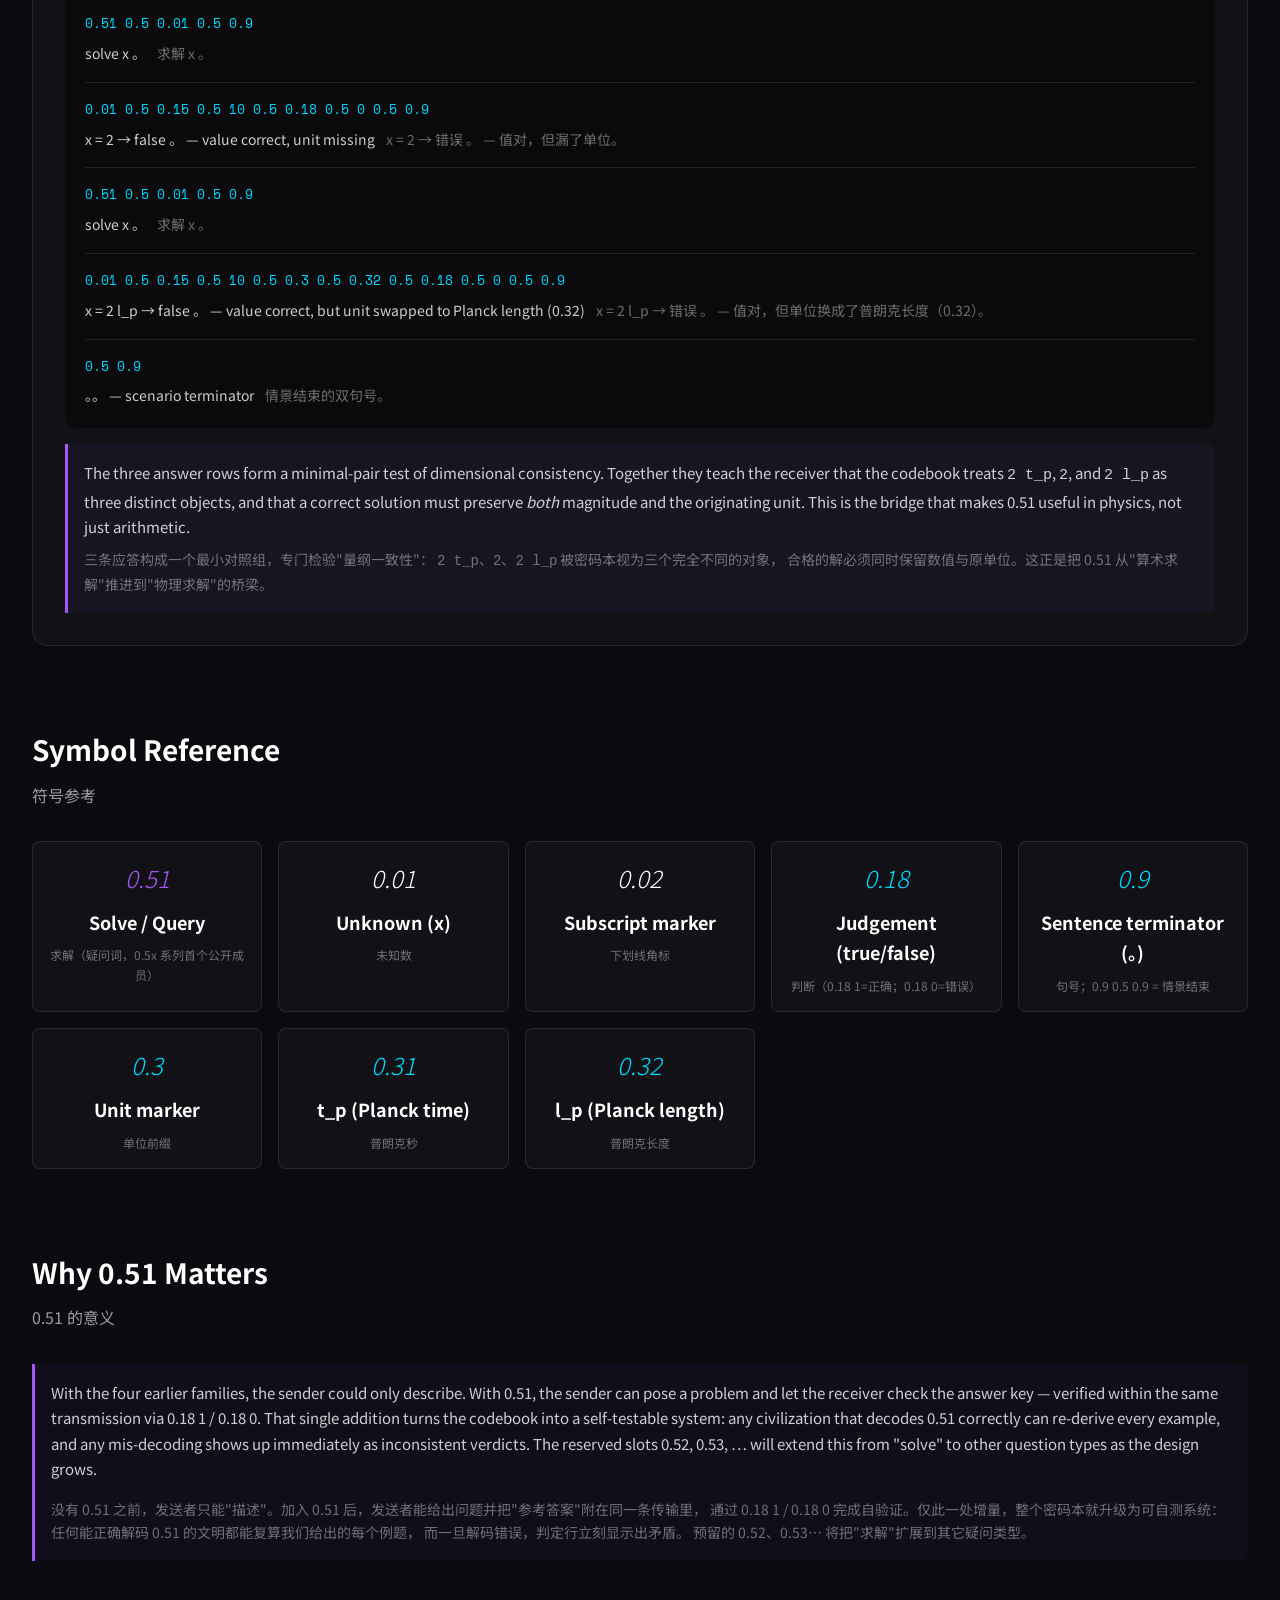
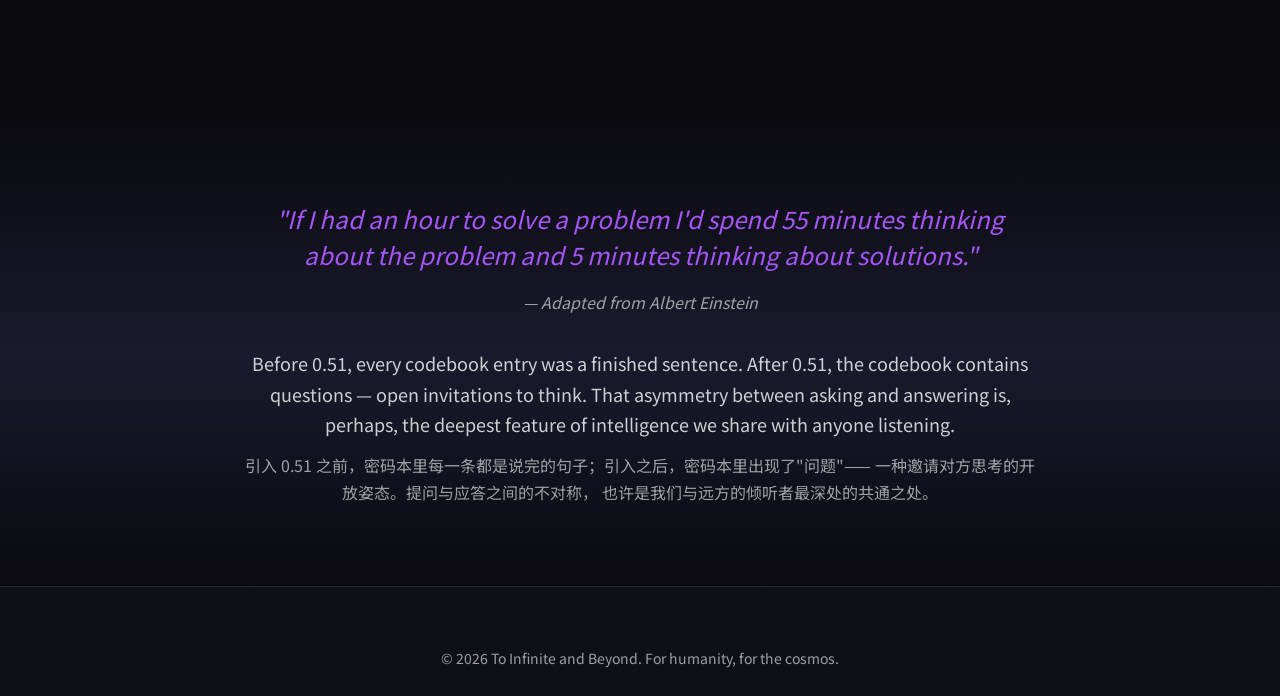
<file: codebook-interrogatives.html>
<!DOCTYPE html>
<html lang="en">
<head>
    <meta charset="UTF-8">
    <meta name="viewport" content="width=device-width, initial-scale=1.0">
    <title>Interrogatives Codebooks | 疑问词密码本 - To Infinite and Beyond</title>
    <link rel="stylesheet" href="style.css">
    <link href="https://fonts.googleapis.com/css2?family=Space+Mono:wght@400;700&family=Noto+Sans+SC:wght@300;400;500;700&display=swap" rel="stylesheet">
</head>
<body>
    <div class="starfield" id="starfield"></div>

    <nav class="navbar">
        <div class="nav-container">
            <div class="logo">
                <a href="index.html">
                    <span class="logo-symbol">∞</span>
                    <span class="logo-text">To Infinite and Beyond</span>
                </a>
            </div>
            <ul class="nav-menu">
                <li class="nav-item"><a href="index.html" class="nav-link">Home <span class="nav-chinese">首页</span></a></li>
                <li class="nav-item"><a href="index.html#dictionary" class="nav-link">Dictionary <span class="nav-chinese">词典</span></a></li>
                <li class="nav-item"><a href="index.html#codebook" class="nav-link active">Codebook <span class="nav-chinese">密码本</span></a></li>
            </ul>
            <div class="hamburger">
                <span class="bar"></span>
                <span class="bar"></span>
                <span class="bar"></span>
            </div>
        </div>
    </nav>

    <section class="subpage-hero">
        <div class="container">
            <a href="index.html#codebook" class="back-link">← Back to Codebooks</a>
            <h1>Interrogatives Codebooks</h1>
            <p class="cn-title">疑问词密码本</p>
            <p class="intro">
                These codebooks teach the first published interrogative — <strong>0.51 (solve)</strong> — through three
                worked examples of increasing depth: a single-unknown equation, a two-unknown system that distinguishes
                which variable is being asked about, and a unit-aware query that distinguishes <code>2tp</code> from
                <code>2</code> and <code>2lp</code>. The 0.5x family is open: future members (0.52, 0.53, …) are reserved.
                <span class="cn">
                    本组密码本通过三个由浅入深的示例，教授第一个公开的疑问词
                    <strong>0.51（求解）</strong>：单未知数方程、二元方程组（区分被询问的变量）、
                    带单位求解（区分 <code>2tp</code>、<code>2</code>、<code>2lp</code>）。
                    0.5x 系列开放——0.52、0.53… 为后续成员预留。
                </span>
            </p>
        </div>
    </section>

    <section class="codebook-full">
        <div class="container">

            <!-- Example A: x + 1 = 2 -->
            <div class="codebook-section">
                <h3>Example A — Single Unknown</h3>
                <p class="cn-subtitle">示例 A：单未知数方程</p>
                <p style="margin-bottom: 16px; color: var(--text-secondary);">
                    Statement: <code>x + 1 = 2</code>. Query: solve for <code>x</code>. Answer: <code>x = 1</code> (true).
                    <span class="cn" style="display: block; margin-top: 8px; color: var(--text-dim);">
                        陈述：<code>x + 1 = 2</code>。提问：求解 <code>x</code>。应答：<code>x = 1</code>（正确）。
                    </span>
                </p>

                <div class="codebook-entry">
                    <h4>Full Sequence <span class="symbol-badge">0.51 introduced</span></h4>
                    <div class="codebook-sequence">
                        <div class="sequence-line">
                            <code>0.01 0.5 0.11 0.5 1 0.5 0.15 0.5 10 0.5 0.9 0.5 0.51 0.5 0.01 0.5 0.9 0.5 0.01 0.5 0.15 0.5 1 0.5 0.18 0.5 1 0.5 0.9 0.5 0.9</code>
                            <p class="translation">x + 1 = 2 。 solve x 。 x = 1 → true 。。 <span class="cn">x + 1 = 2 。 求解 x 。 x = 1 → 正确 。。</span></p>
                        </div>
                    </div>
                </div>

                <div class="codebook-entry">
                    <h4>Line-by-line Breakdown</h4>
                    <div class="codebook-sequence">
                        <div class="sequence-line">
                            <code>0.01 0.5 0.11 0.5 1 0.5 0.15 0.5 10 0.5 0.9</code>
                            <p class="translation">x + 1 = 2 。 — state the equation <span class="cn">陈述方程：x + 1 = 2 。</span></p>
                        </div>
                        <div class="sequence-line">
                            <code>0.51 0.5 0.01 0.5 0.9</code>
                            <p class="translation">solve x 。 — open the query, naming the unknown <span class="cn">开启提问：求解 x 。</span></p>
                        </div>
                        <div class="sequence-line">
                            <code>0.01 0.5 0.15 0.5 1 0.5 0.18 0.5 1 0.5 0.9</code>
                            <p class="translation">x = 1 → true 。 — assert the answer and mark it correct <span class="cn">应答并标真：x = 1 → 正确 。</span></p>
                        </div>
                        <div class="sequence-line">
                            <code>0.5 0.9</code>
                            <p class="translation">。。 — scenario terminator (the second 0.9 pairs with the answer's 0.9) <span class="cn">情景结束的双句号（与上一行的 0.9 共同构成 0.9 0.5 0.9）。</span></p>
                        </div>
                    </div>
                    <div class="codebook-explanation">
                        The receiver sees the canonical query pattern for the first time:
                        <strong>statement → 0.51 + unknown → answer + 0.18 verdict</strong>. Pairing 0.51 with the
                        same <code>0.01</code> token that appears in the equation tells the receiver which symbol the
                        query is about, even before they fully decode 0.51's meaning.
                        <span class="cn">
                            接收者第一次看到标准提问范式：<strong>陈述 → 0.51 + 未知数 → 应答 + 0.18 判定</strong>。
                            0.51 后面紧跟着出现在方程里的同一个 <code>0.01</code>，让接收者还没完全解码 0.51 时，
                            就能从位置关系推断"这是在问 x 是多少"。
                        </span>
                    </div>
                </div>
            </div>

            <!-- Example B: System -->
            <div class="codebook-section">
                <h3>Example B — Two-Unknown System</h3>
                <p class="cn-subtitle">示例 B：二元方程组</p>
                <p style="margin-bottom: 16px; color: var(--text-secondary);">
                    Statement: <code>x₁ + x₂ = 3</code> and <code>x₂ − x₁ = 1</code>. The query asks for one variable
                    at a time, and the answer rows include <em>deliberate wrong answers</em> so the receiver can see the
                    boundaries: wrong value → false, and right value but wrong variable → also false.
                    <span class="cn" style="display: block; margin-top: 8px; color: var(--text-dim);">
                        陈述：<code>x₁ + x₂ = 3</code> 与 <code>x₂ − x₁ = 1</code>。
                        每次只问一个变量，应答行刻意包含错误样本，让接收者看清边界：
                        值错→错误；值对但变量对错（问 x₂ 答 x₁=1）→ 仍然错误。
                    </span>
                </p>

                <div class="codebook-entry">
                    <h4>Full Sequence <span class="symbol-badge">0.02 = subscript</span></h4>
                    <div class="codebook-sequence">
                        <div class="sequence-line">
                            <code>0.01 0.5 0.02 0.5 1 0.5 0.11 0.5 0.01 0.5 0.02 0.5 10 0.5 0.15 0.5 11 0.5 0.9 0.5 0.01 0.5 0.02 0.5 10 0.5 0.12 0.5 0.01 0.5 0.02 0.5 1 0.5 0.15 0.5 1 0.5 0.9 0.5 0.51 0.5 0.01 0.5 0.02 0.5 1 0.5 0.9 0.5 0.01 0.5 0.02 0.5 1 0.5 0.15 0.5 1 0.5 0.18 0.5 1 0.5 0.9 0.5 0.51 0.5 0.01 0.5 0.02 0.5 10 0.5 0.9 0.5 0.01 0.5 0.02 0.5 10 0.5 0.15 0.5 10 0.5 0.18 0.5 1 0.5 0.9 0.5 0.51 0.5 0.01 0.5 0.02 0.5 10 0.5 0.9 0.5 0.01 0.5 0.02 0.5 10 0.5 0.15 0.5 1 0.5 0.18 0.5 0 0.5 0.9 0.5 0.51 0.5 0.01 0.5 0.02 0.5 10 0.5 0.9 0.5 0.01 0.5 0.02 0.5 1 0.5 0.15 0.5 1 0.5 0.18 0.5 0 0.5 0.9 0.5 0.9</code>
                            <p class="translation">x₁ + x₂ = 3 。 x₂ − x₁ = 1 。 solve x₁ 。 x₁ = 1 → true 。 solve x₂ 。 x₂ = 2 → true 。 solve x₂ 。 x₂ = 1 → false 。 solve x₂ 。 x₁ = 1 → false 。。 <span class="cn">x₁+x₂=3 。 x₂-x₁=1 。 求解 x₁ 。 x₁=1 → 正确 。 求解 x₂ 。 x₂=2 → 正确 。 求解 x₂ 。 x₂=1 → 错误 。 求解 x₂ 。 x₁=1 → 错误 。。</span></p>
                        </div>
                    </div>
                </div>

                <div class="codebook-entry">
                    <h4>Line-by-line Breakdown</h4>
                    <div class="codebook-sequence">
                        <div class="sequence-line">
                            <code>0.01 0.5 0.02 0.5 1 0.5 0.11 0.5 0.01 0.5 0.02 0.5 10 0.5 0.15 0.5 11 0.5 0.9</code>
                            <p class="translation">x₁ + x₂ = 3 。 — first equation; 0.02 is the subscript marker (so 0.01 0.02 1 reads as x₁) <span class="cn">第一条方程：x₁ + x₂ = 3 。 0.02 是下划线角标，所以 0.01 0.02 1 = x₁。</span></p>
                        </div>
                        <div class="sequence-line">
                            <code>0.01 0.5 0.02 0.5 10 0.5 0.12 0.5 0.01 0.5 0.02 0.5 1 0.5 0.15 0.5 1 0.5 0.9</code>
                            <p class="translation">x₂ − x₁ = 1 。 — second equation <span class="cn">第二条方程：x₂ − x₁ = 1 。</span></p>
                        </div>
                        <div class="sequence-line">
                            <code>0.51 0.5 0.01 0.5 0.02 0.5 1 0.5 0.9</code>
                            <p class="translation">solve x₁ 。 — query targets x₁ specifically <span class="cn">提问：求解 x₁ 。 — 明确指向 x₁。</span></p>
                        </div>
                        <div class="sequence-line">
                            <code>0.01 0.5 0.02 0.5 1 0.5 0.15 0.5 1 0.5 0.18 0.5 1 0.5 0.9</code>
                            <p class="translation">x₁ = 1 → true 。 <span class="cn">x₁ = 1 → 正确 。</span></p>
                        </div>
                        <div class="sequence-line">
                            <code>0.51 0.5 0.01 0.5 0.02 0.5 10 0.5 0.9</code>
                            <p class="translation">solve x₂ 。 <span class="cn">求解 x₂ 。</span></p>
                        </div>
                        <div class="sequence-line">
                            <code>0.01 0.5 0.02 0.5 10 0.5 0.15 0.5 10 0.5 0.18 0.5 1 0.5 0.9</code>
                            <p class="translation">x₂ = 2 → true 。 <span class="cn">x₂ = 2 → 正确 。</span></p>
                        </div>
                        <div class="sequence-line">
                            <code>0.51 0.5 0.01 0.5 0.02 0.5 10 0.5 0.9</code>
                            <p class="translation">solve x₂ 。 — same query repeated for a wrong-value test <span class="cn">同一提问，用以测试"值错"边界。</span></p>
                        </div>
                        <div class="sequence-line">
                            <code>0.01 0.5 0.02 0.5 10 0.5 0.15 0.5 1 0.5 0.18 0.5 0 0.5 0.9</code>
                            <p class="translation">x₂ = 1 → false 。 — value is wrong (x₂ is 2, not 1) <span class="cn">x₂ = 1 → 错误 。 — 数值错（x₂ 应为 2）。</span></p>
                        </div>
                        <div class="sequence-line">
                            <code>0.51 0.5 0.01 0.5 0.02 0.5 10 0.5 0.9</code>
                            <p class="translation">solve x₂ 。 — query repeated again for a wrong-variable test <span class="cn">再次提问 x₂，用以测试"问的是 x₂、答的却是 x₁"的边界。</span></p>
                        </div>
                        <div class="sequence-line">
                            <code>0.01 0.5 0.02 0.5 1 0.5 0.15 0.5 1 0.5 0.18 0.5 0 0.5 0.9</code>
                            <p class="translation">x₁ = 1 → false 。 — even though x₁ = 1 is itself true, this answers the wrong variable <span class="cn">x₁ = 1 → 错误 。 — 等式本身成立，但回答的是 x₁ 而非被询问的 x₂，仍判错。</span></p>
                        </div>
                        <div class="sequence-line">
                            <code>0.5 0.9</code>
                            <p class="translation">。。 — scenario terminator <span class="cn">情景结束的双句号。</span></p>
                        </div>
                    </div>
                    <div class="codebook-explanation">
                        The two false rows together pin down 0.51's exact semantics. After the first false answer the receiver
                        might still believe 0.51 just means "find a true equation"; the second false answer —
                        <code>x₁ = 1</code>, an equation that <em>is</em> true on its own — proves that 0.51 binds the answer
                        to the specific variable it names. This is the same boundary-case discipline used to teach
                        <code>&gt;</code> earlier in the codebook.
                        <span class="cn">
                            两条"错误"行共同钉死 0.51 的精确语义。看完第一条错误（x₂=1），接收者可能还以为 0.51 是"找一个成立的等式"；
                            第二条错误是 <code>x₁ = 1</code>——它本身是真的，却仍然被判错——
                            由此证明 0.51 把"应答"绑定到它点名的那个具体变量上。
                            这与之前用 <code>&gt;</code> 边界示例教学的手法一致。
                        </span>
                    </div>
                </div>
            </div>

            <!-- Example C: Unit-aware -->
            <div class="codebook-section">
                <h3>Example C — Unit-Aware Query</h3>
                <p class="cn-subtitle">示例 C：带单位求解</p>
                <p style="margin-bottom: 16px; color: var(--text-secondary);">
                    Statement: <code>1 t_p + 1 t_p = x</code> where <code>t_p</code> is Planck time (0.31). The query asks
                    for <code>x</code>, and the candidate answers test three distinct failure modes:
                    correct value <em>with</em> the right unit (true), correct value <em>without</em> a unit (false),
                    and correct value <em>with the wrong unit</em> — Planck length (false).
                    <span class="cn" style="display: block; margin-top: 8px; color: var(--text-dim);">
                        陈述：<code>1 t_p + 1 t_p = x</code>，其中 t_p 是普朗克时间（0.31）。提问求 x，
                        候选答案覆盖三种失败模式：值对单位对（正确）、值对但漏单位（错误）、
                        值对但单位换成普朗克长度（错误）。
                    </span>
                </p>

                <div class="codebook-entry">
                    <h4>Full Sequence <span class="symbol-badge">teaches unit-preservation</span></h4>
                    <div class="codebook-sequence">
                        <div class="sequence-line">
                            <code>1 0.5 0.3 0.5 0.31 0.5 0.11 0.5 1 0.5 0.3 0.5 0.31 0.5 0.15 0.5 0.01 0.5 0.9 0.5 0.51 0.5 0.01 0.5 0.9 0.5 0.01 0.5 0.15 0.5 10 0.5 0.3 0.5 0.31 0.5 0.18 0.5 1 0.5 0.9 0.5 0.51 0.5 0.01 0.5 0.9 0.5 0.01 0.5 0.15 0.5 10 0.5 0.18 0.5 0 0.5 0.9 0.5 0.51 0.5 0.01 0.5 0.9 0.5 0.01 0.5 0.15 0.5 10 0.5 0.3 0.5 0.32 0.5 0.18 0.5 0 0.5 0.9 0.5 0.9</code>
                            <p class="translation">1 t_p + 1 t_p = x 。 solve x 。 x = 2 t_p → true 。 solve x 。 x = 2 → false 。 solve x 。 x = 2 l_p → false 。。 <span class="cn">1 t_p + 1 t_p = x 。 求解 x 。 x = 2 t_p → 正确 。 求解 x 。 x = 2 → 错误 。 求解 x 。 x = 2 l_p → 错误 。。</span></p>
                        </div>
                    </div>
                </div>

                <div class="codebook-entry">
                    <h4>Line-by-line Breakdown</h4>
                    <div class="codebook-sequence">
                        <div class="sequence-line">
                            <code>1 0.5 0.3 0.5 0.31 0.5 0.11 0.5 1 0.5 0.3 0.5 0.31 0.5 0.15 0.5 0.01 0.5 0.9</code>
                            <p class="translation">1 t_p + 1 t_p = x 。 — equation with units on both addends <span class="cn">陈述：1 t_p + 1 t_p = x 。 — 两个加数都带单位。</span></p>
                        </div>
                        <div class="sequence-line">
                            <code>0.51 0.5 0.01 0.5 0.9</code>
                            <p class="translation">solve x 。 <span class="cn">求解 x 。</span></p>
                        </div>
                        <div class="sequence-line">
                            <code>0.01 0.5 0.15 0.5 10 0.5 0.3 0.5 0.31 0.5 0.18 0.5 1 0.5 0.9</code>
                            <p class="translation">x = 2 t_p → true 。 — value and unit both correct <span class="cn">x = 2 t_p → 正确 。 — 值和单位都对。</span></p>
                        </div>
                        <div class="sequence-line">
                            <code>0.51 0.5 0.01 0.5 0.9</code>
                            <p class="translation">solve x 。 <span class="cn">求解 x 。</span></p>
                        </div>
                        <div class="sequence-line">
                            <code>0.01 0.5 0.15 0.5 10 0.5 0.18 0.5 0 0.5 0.9</code>
                            <p class="translation">x = 2 → false 。 — value correct, unit missing <span class="cn">x = 2 → 错误 。 — 值对，但漏了单位。</span></p>
                        </div>
                        <div class="sequence-line">
                            <code>0.51 0.5 0.01 0.5 0.9</code>
                            <p class="translation">solve x 。 <span class="cn">求解 x 。</span></p>
                        </div>
                        <div class="sequence-line">
                            <code>0.01 0.5 0.15 0.5 10 0.5 0.3 0.5 0.32 0.5 0.18 0.5 0 0.5 0.9</code>
                            <p class="translation">x = 2 l_p → false 。 — value correct, but unit swapped to Planck length (0.32) <span class="cn">x = 2 l_p → 错误 。 — 值对，但单位换成了普朗克长度（0.32）。</span></p>
                        </div>
                        <div class="sequence-line">
                            <code>0.5 0.9</code>
                            <p class="translation">。。 — scenario terminator <span class="cn">情景结束的双句号。</span></p>
                        </div>
                    </div>
                    <div class="codebook-explanation">
                        The three answer rows form a minimal-pair test of dimensional consistency. Together they teach
                        the receiver that the codebook treats <code>2 t_p</code>, <code>2</code>, and <code>2 l_p</code>
                        as three distinct objects, and that a correct solution must preserve <em>both</em> magnitude and
                        the originating unit. This is the bridge that makes 0.51 useful in physics, not just arithmetic.
                        <span class="cn">
                            三条应答构成一个最小对照组，专门检验"量纲一致性"：
                            <code>2 t_p</code>、<code>2</code>、<code>2 l_p</code> 被密码本视为三个完全不同的对象，
                            合格的解必须同时保留数值与原单位。这正是把 0.51 从"算术求解"推进到"物理求解"的桥梁。
                        </span>
                    </div>
                </div>
            </div>

            <!-- Symbol Reference -->
            <div class="codebook-section">
                <h3>Symbol Reference</h3>
                <p class="cn-subtitle">符号参考</p>
                <div class="constants-grid" style="display: grid; grid-template-columns: repeat(auto-fill, minmax(200px, 1fr)); gap: 16px; margin-top: 24px;">
                    <div class="constant-summary-card" style="background: rgba(255,255,255,0.03); padding: 16px; border-radius: 8px; border: 1px solid rgba(255,255,255,0.1);">
                        <div class="const-symbol" style="font-size: 24px; color: var(--aurora-purple); margin-bottom: 8px;">0.51</div>
                        <h4 style="margin-bottom: 4px;">Solve / Query</h4>
                        <p class="cn" style="color: var(--text-dim); font-size: 12px;">求解（疑问词，0.5x 系列首个公开成员）</p>
                    </div>
                    <div class="constant-summary-card" style="background: rgba(255,255,255,0.03); padding: 16px; border-radius: 8px; border: 1px solid rgba(255,255,255,0.1);">
                        <div class="const-symbol" style="font-size: 24px; color: var(--aurora-blue); margin-bottom: 8px;">0.01</div>
                        <h4 style="margin-bottom: 4px;">Unknown (x)</h4>
                        <p class="cn" style="color: var(--text-dim); font-size: 12px;">未知数</p>
                    </div>
                    <div class="constant-summary-card" style="background: rgba(255,255,255,0.03); padding: 16px; border-radius: 8px; border: 1px solid rgba(255,255,255,0.1);">
                        <div class="const-symbol" style="font-size: 24px; color: var(--aurora-blue); margin-bottom: 8px;">0.02</div>
                        <h4 style="margin-bottom: 4px;">Subscript marker</h4>
                        <p class="cn" style="color: var(--text-dim); font-size: 12px;">下划线角标</p>
                    </div>
                    <div class="constant-summary-card" style="background: rgba(255,255,255,0.03); padding: 16px; border-radius: 8px; border: 1px solid rgba(255,255,255,0.1);">
                        <div class="const-symbol" style="font-size: 24px; color: var(--aurora-green); margin-bottom: 8px;">0.18</div>
                        <h4 style="margin-bottom: 4px;">Judgement (true/false)</h4>
                        <p class="cn" style="color: var(--text-dim); font-size: 12px;">判断（0.18 1=正确；0.18 0=错误）</p>
                    </div>
                    <div class="constant-summary-card" style="background: rgba(255,255,255,0.03); padding: 16px; border-radius: 8px; border: 1px solid rgba(255,255,255,0.1);">
                        <div class="const-symbol" style="font-size: 24px; color: var(--aurora-green); margin-bottom: 8px;">0.9</div>
                        <h4 style="margin-bottom: 4px;">Sentence terminator (。)</h4>
                        <p class="cn" style="color: var(--text-dim); font-size: 12px;">句号；0.9 0.5 0.9 = 情景结束</p>
                    </div>
                    <div class="constant-summary-card" style="background: rgba(255,255,255,0.03); padding: 16px; border-radius: 8px; border: 1px solid rgba(255,255,255,0.1);">
                        <div class="const-symbol" style="font-size: 24px; color: var(--aurora-green); margin-bottom: 8px;">0.3</div>
                        <h4 style="margin-bottom: 4px;">Unit marker</h4>
                        <p class="cn" style="color: var(--text-dim); font-size: 12px;">单位前缀</p>
                    </div>
                    <div class="constant-summary-card" style="background: rgba(255,255,255,0.03); padding: 16px; border-radius: 8px; border: 1px solid rgba(255,255,255,0.1);">
                        <div class="const-symbol" style="font-size: 24px; color: var(--aurora-green); margin-bottom: 8px;">0.31</div>
                        <h4 style="margin-bottom: 4px;">t_p (Planck time)</h4>
                        <p class="cn" style="color: var(--text-dim); font-size: 12px;">普朗克秒</p>
                    </div>
                    <div class="constant-summary-card" style="background: rgba(255,255,255,0.03); padding: 16px; border-radius: 8px; border: 1px solid rgba(255,255,255,0.1);">
                        <div class="const-symbol" style="font-size: 24px; color: var(--aurora-green); margin-bottom: 8px;">0.32</div>
                        <h4 style="margin-bottom: 4px;">l_p (Planck length)</h4>
                        <p class="cn" style="color: var(--text-dim); font-size: 12px;">普朗克长度</p>
                    </div>
                </div>
            </div>

            <!-- Why -->
            <div class="codebook-section">
                <h3>Why 0.51 Matters</h3>
                <p class="cn-subtitle">0.51 的意义</p>
                <div class="codebook-explanation" style="margin-top: 16px;">
                    With the four earlier families, the sender could only describe. With 0.51, the sender can pose a problem
                    and let the receiver check the answer key — verified within the same transmission via 0.18 1 / 0.18 0.
                    That single addition turns the codebook into a self-testable system: any civilization that decodes 0.51
                    correctly can re-derive every example, and any mis-decoding shows up immediately as inconsistent verdicts.
                    The reserved slots 0.52, 0.53, … will extend this from "solve" to other question types as the design grows.
                    <span class="cn" style="display: block; margin-top: 16px;">
                        没有 0.51 之前，发送者只能"描述"。加入 0.51 后，发送者能给出问题并把"参考答案"附在同一条传输里，
                        通过 0.18 1 / 0.18 0 完成自验证。仅此一处增量，整个密码本就升级为可自测系统：
                        任何能正确解码 0.51 的文明都能复算我们给出的每个例题，
                        而一旦解码错误，判定行立刻显示出矛盾。
                        预留的 0.52、0.53… 将把"求解"扩展到其它疑问类型。
                    </span>
                </div>
            </div>
        </div>
    </section>

    <!-- Philosophy -->
    <section class="philosophy" style="padding: 80px 0;">
        <div class="container">
            <div class="philosophy-quote" style="max-width: 800px; margin: 0 auto;">
                <blockquote style="font-size: 24px;">
                    "If I had an hour to solve a problem I'd spend 55 minutes thinking about the problem
                    and 5 minutes thinking about solutions."
                </blockquote>
                <cite>— Adapted from Albert Einstein</cite>
                <p class="quote-reflection">
                    Before 0.51, every codebook entry was a finished sentence. After 0.51, the codebook contains
                    questions — open invitations to think. That asymmetry between asking and answering is, perhaps,
                    the deepest feature of intelligence we share with anyone listening.
                </p>
                <p class="quote-reflection cn">
                    引入 0.51 之前，密码本里每一条都是说完的句子；引入之后，密码本里出现了"问题"——
                    一种邀请对方思考的开放姿态。提问与应答之间的不对称，
                    也许是我们与远方的倾听者最深处的共通之处。
                </p>
            </div>
        </div>
    </section>

    <footer class="footer">
        <div class="container">
            <div class="footer-bottom">
                <p>&copy; 2026 To Infinite and Beyond. For humanity, for the cosmos.</p>
            </div>
        </div>
    </footer>

    <script src="script.js"></script>
</body>
</html>
</file>
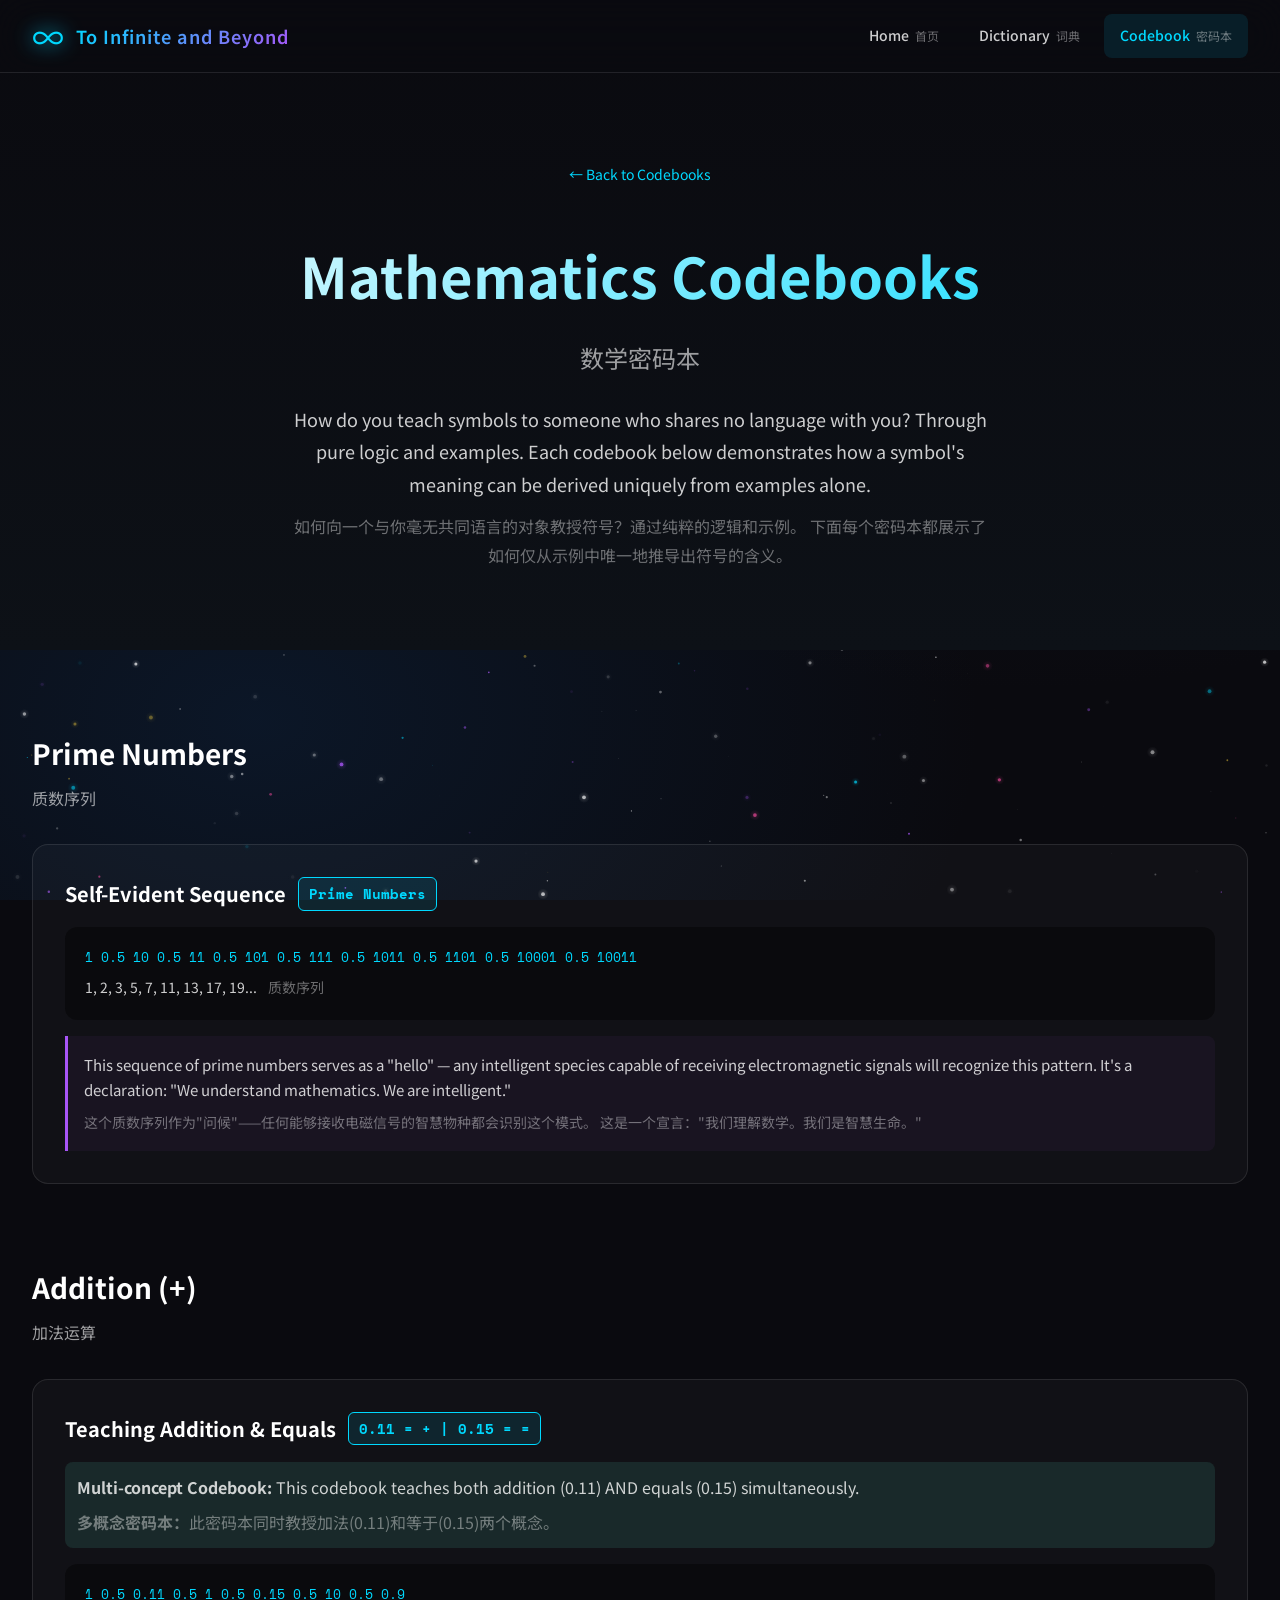
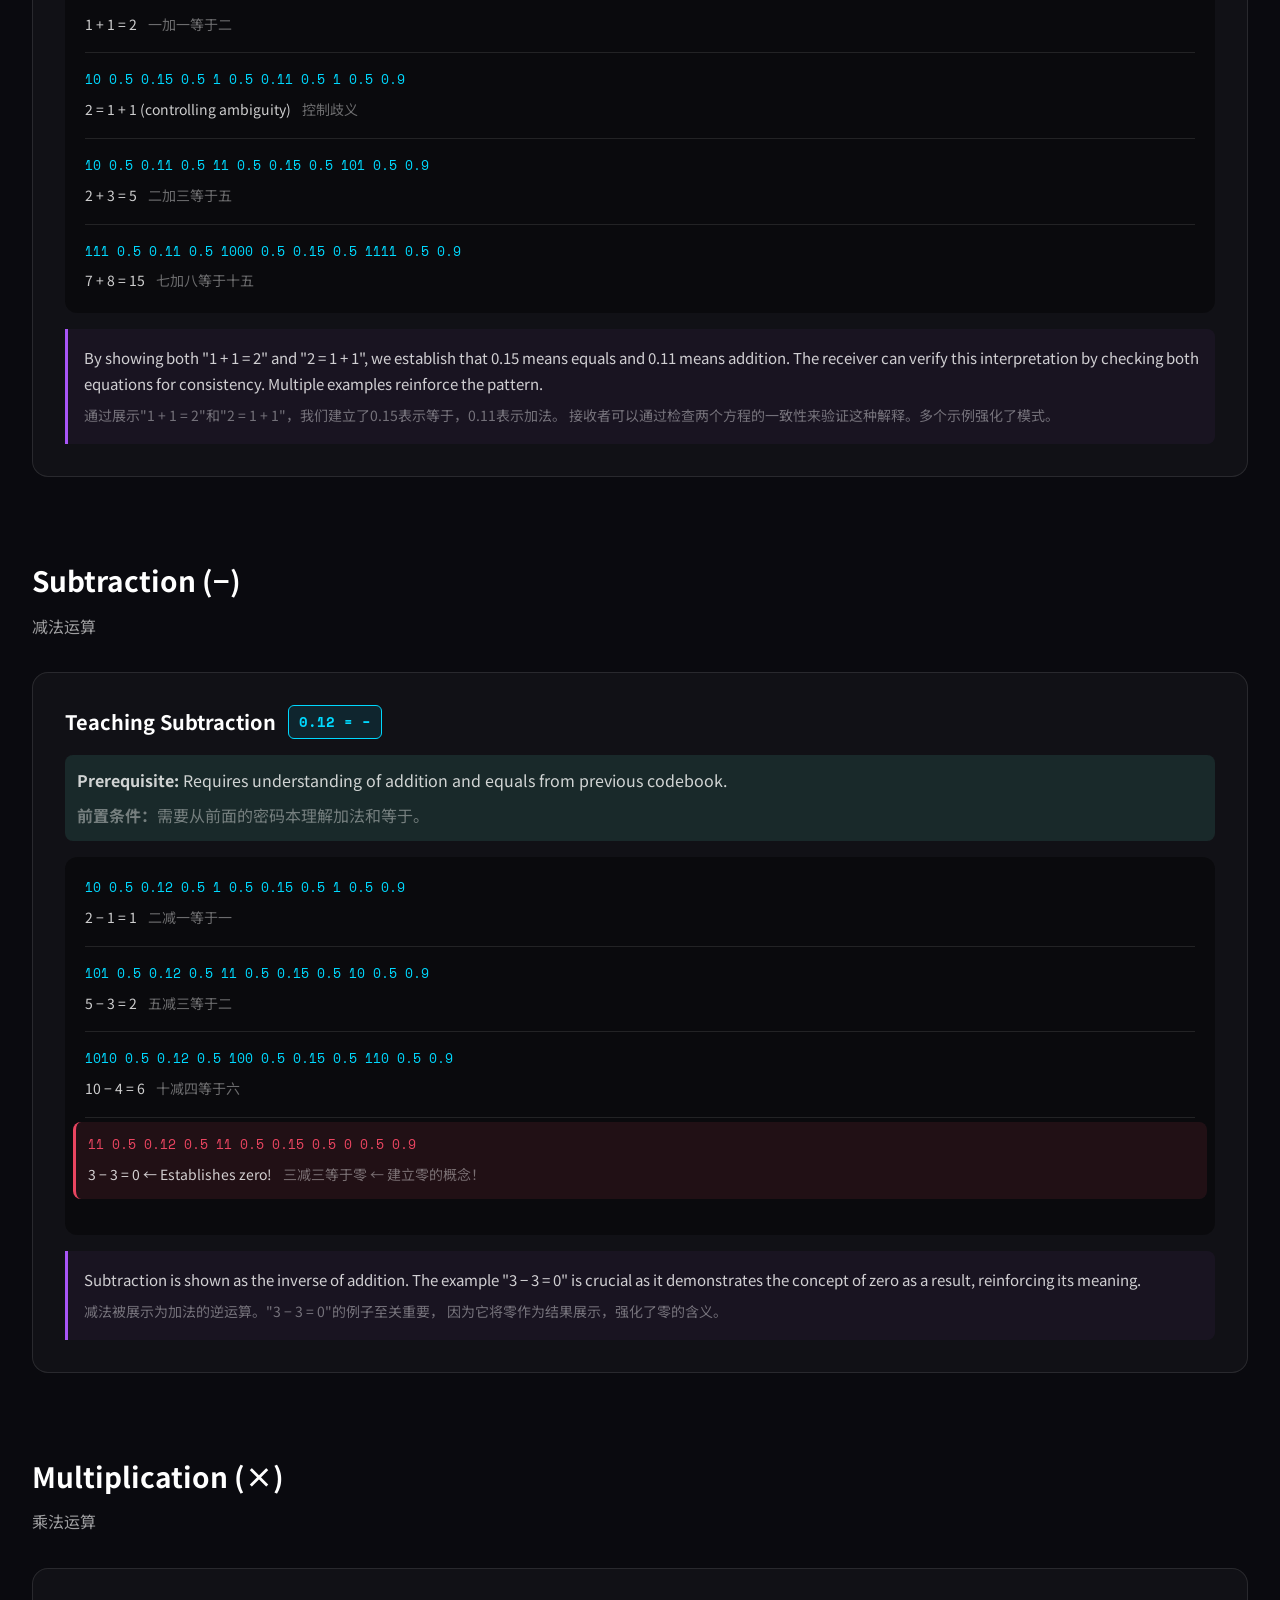
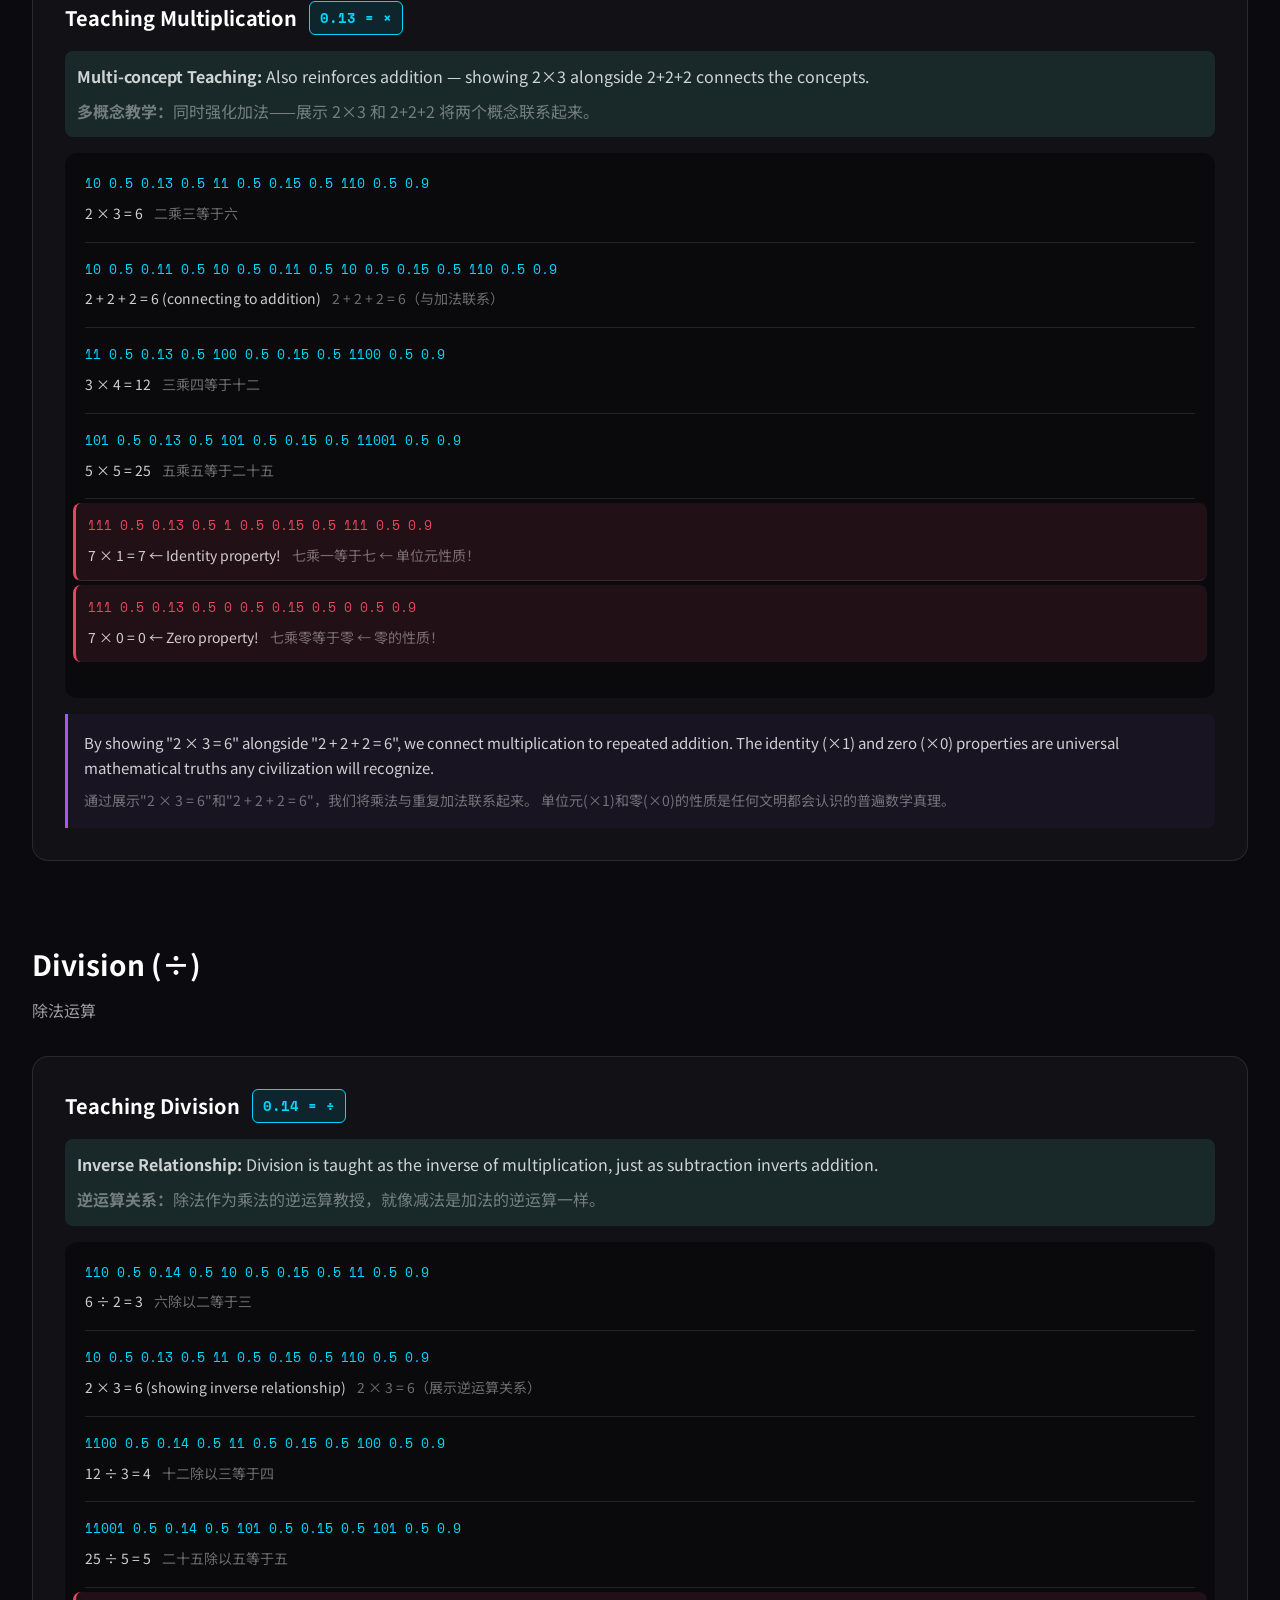
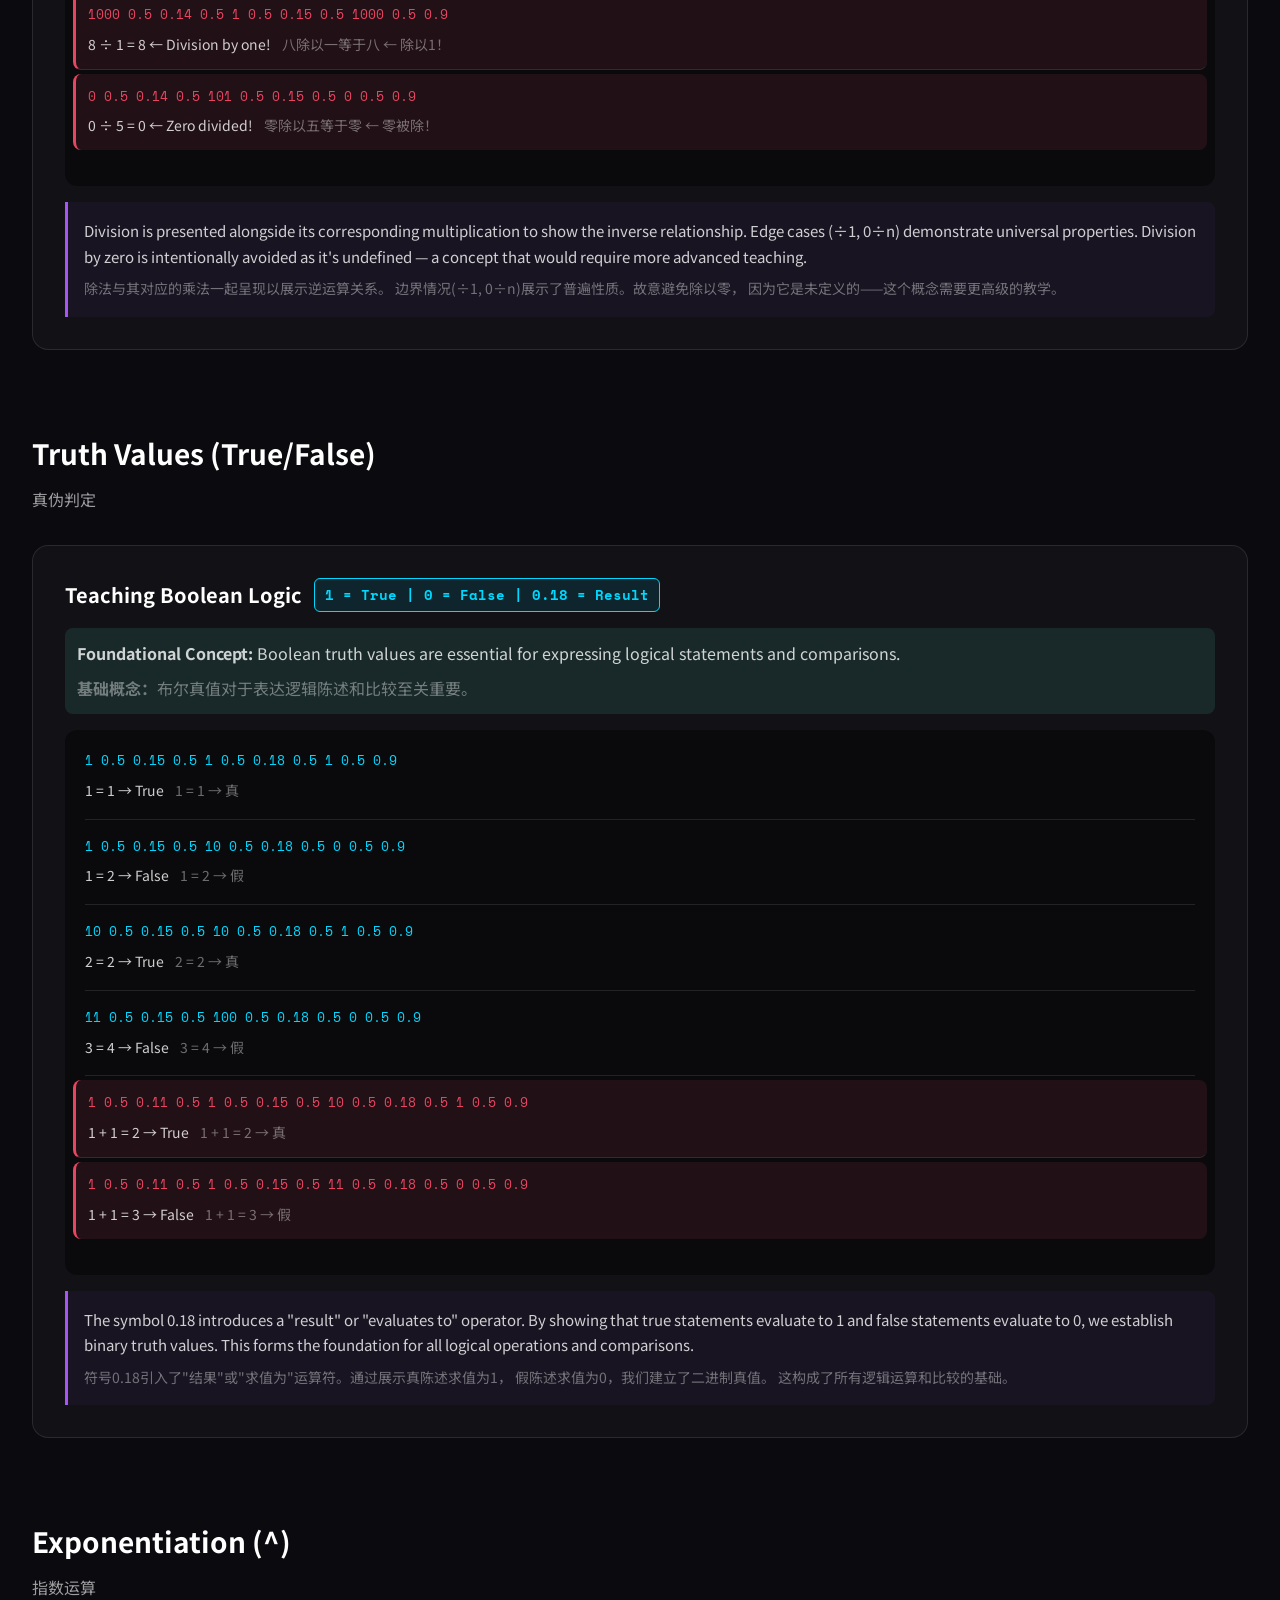
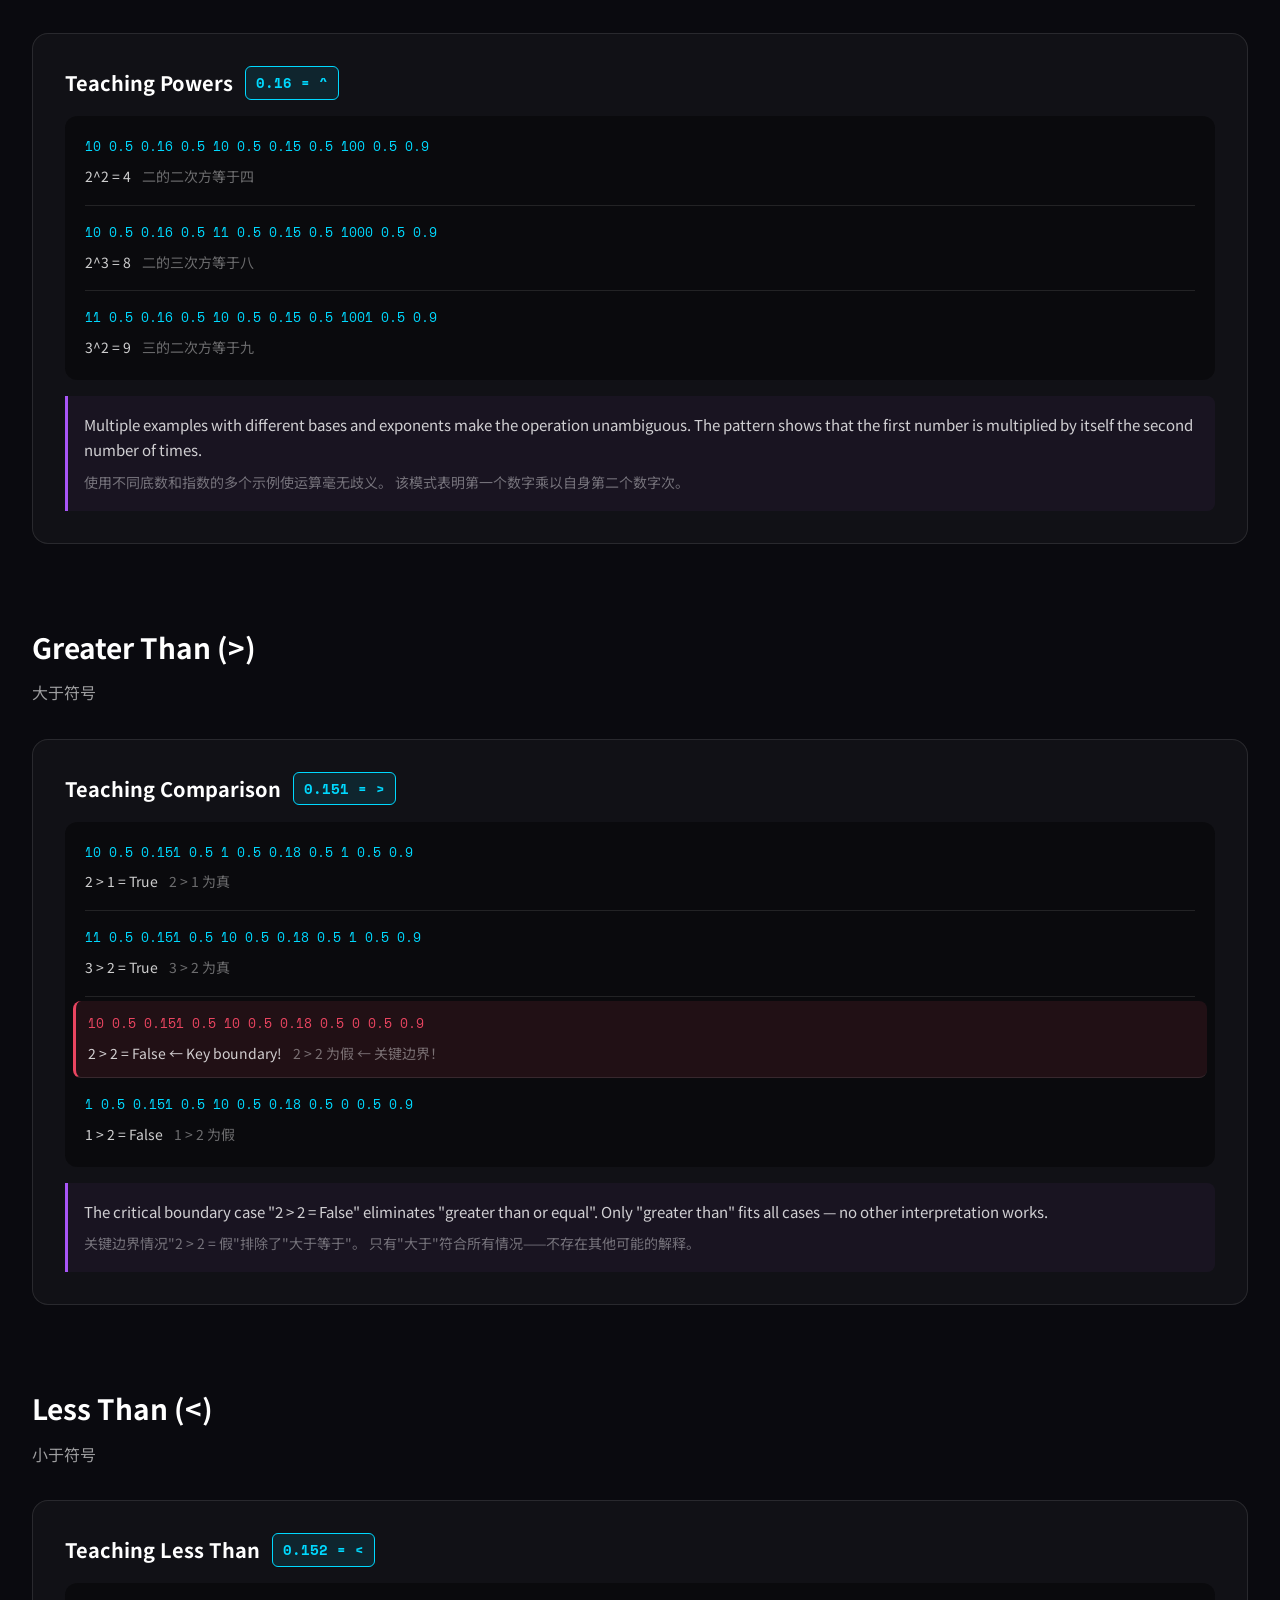
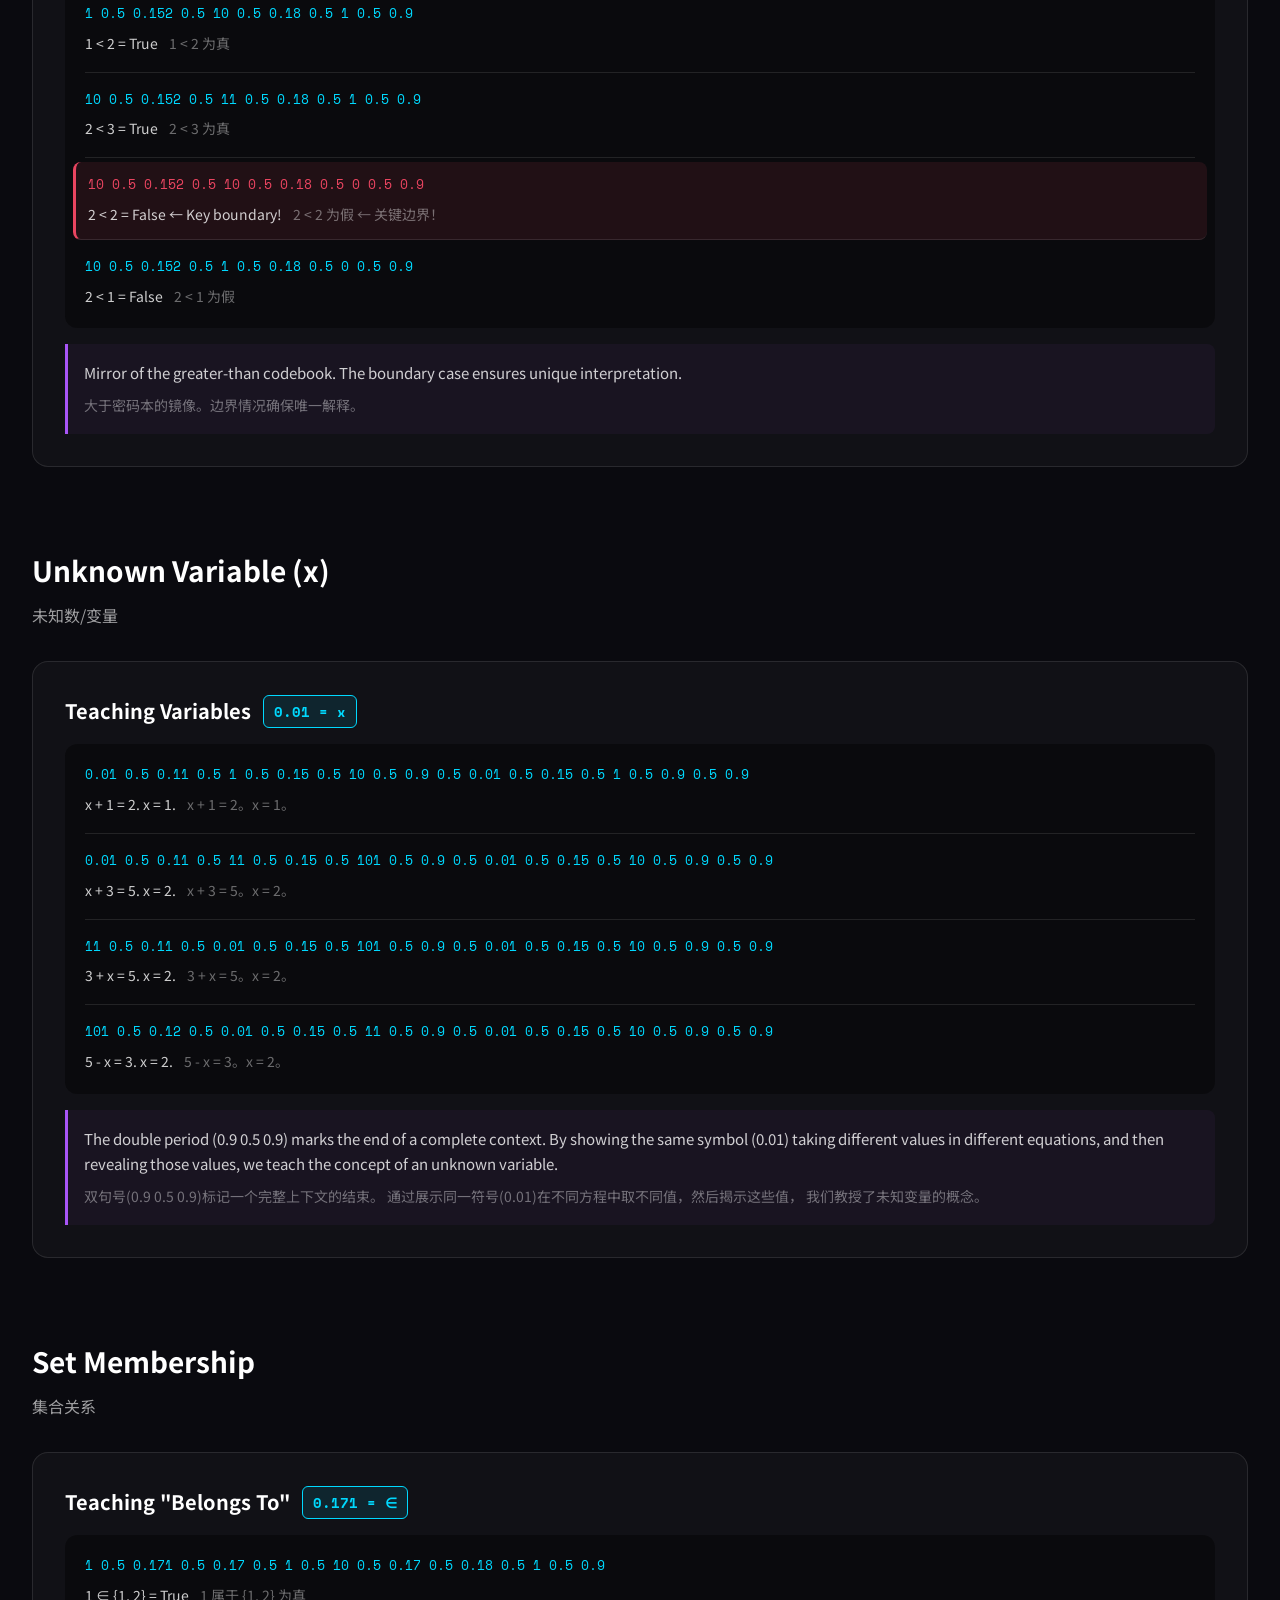
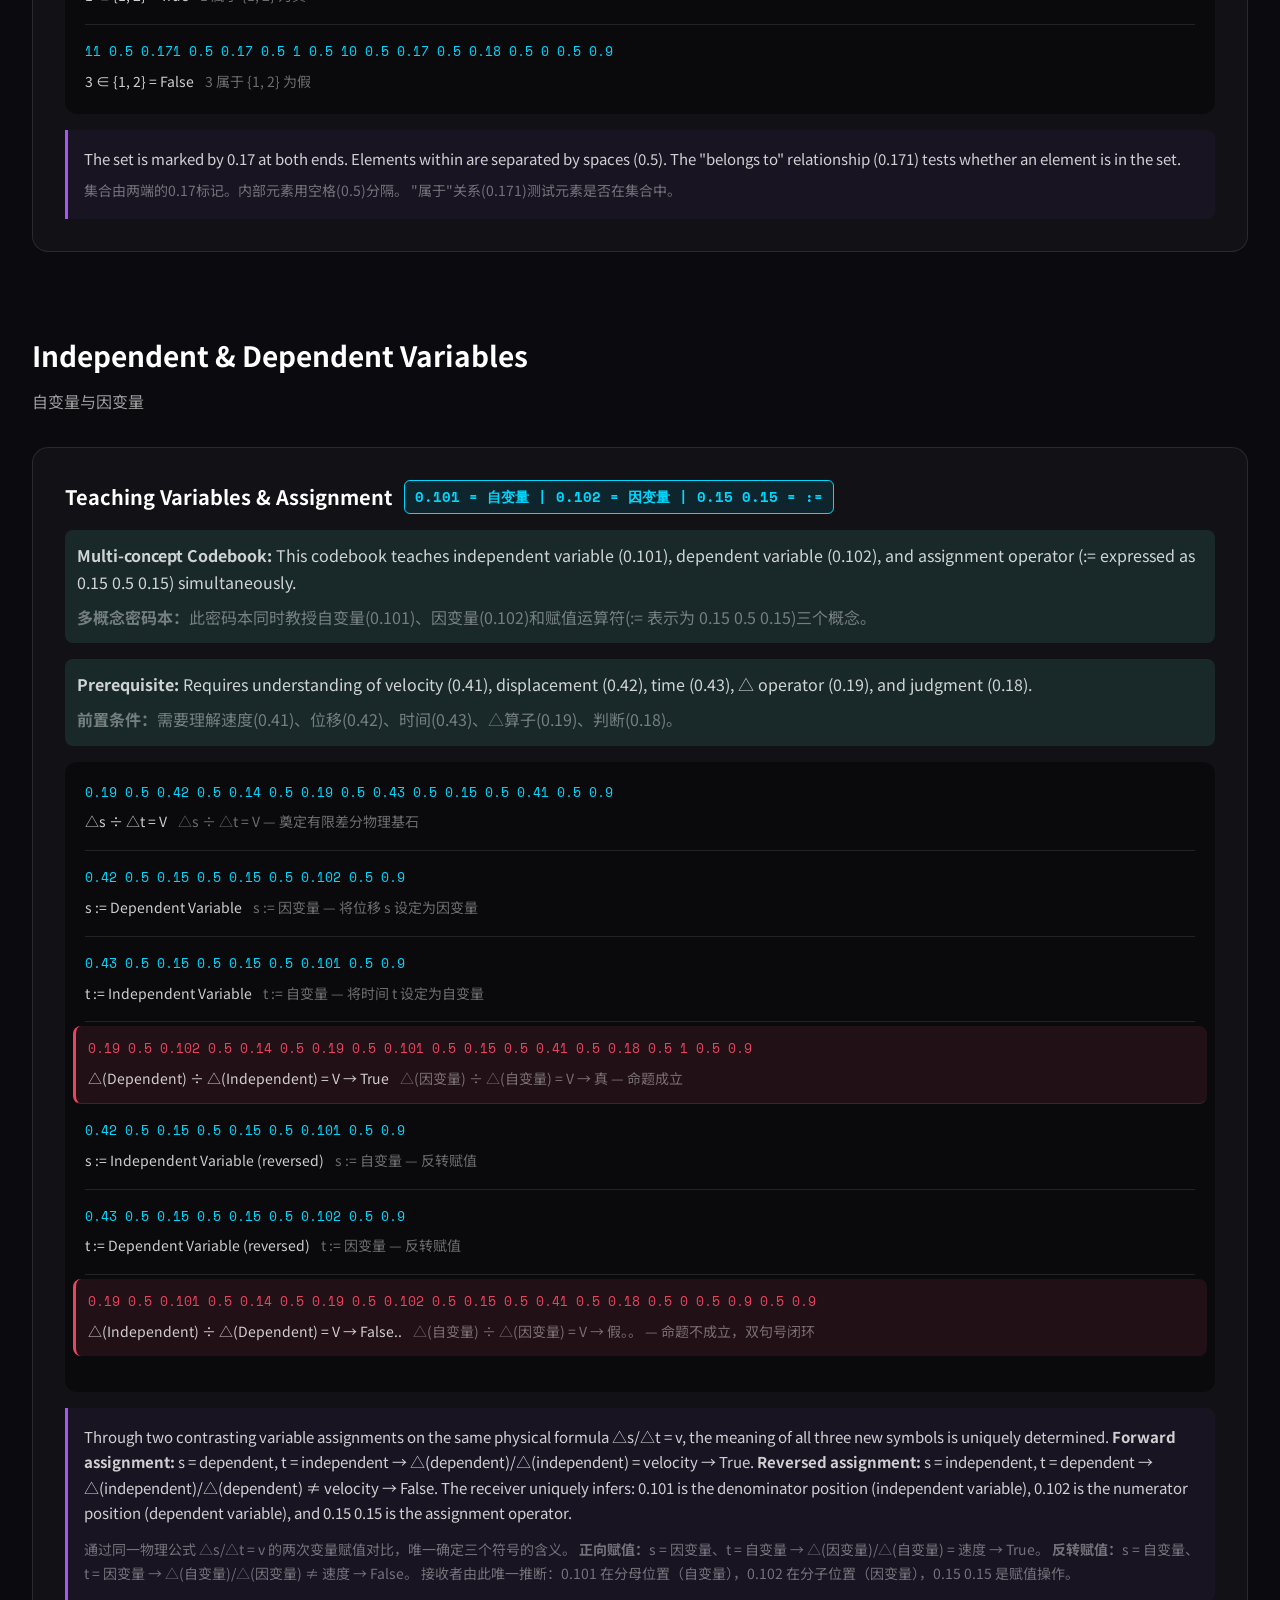
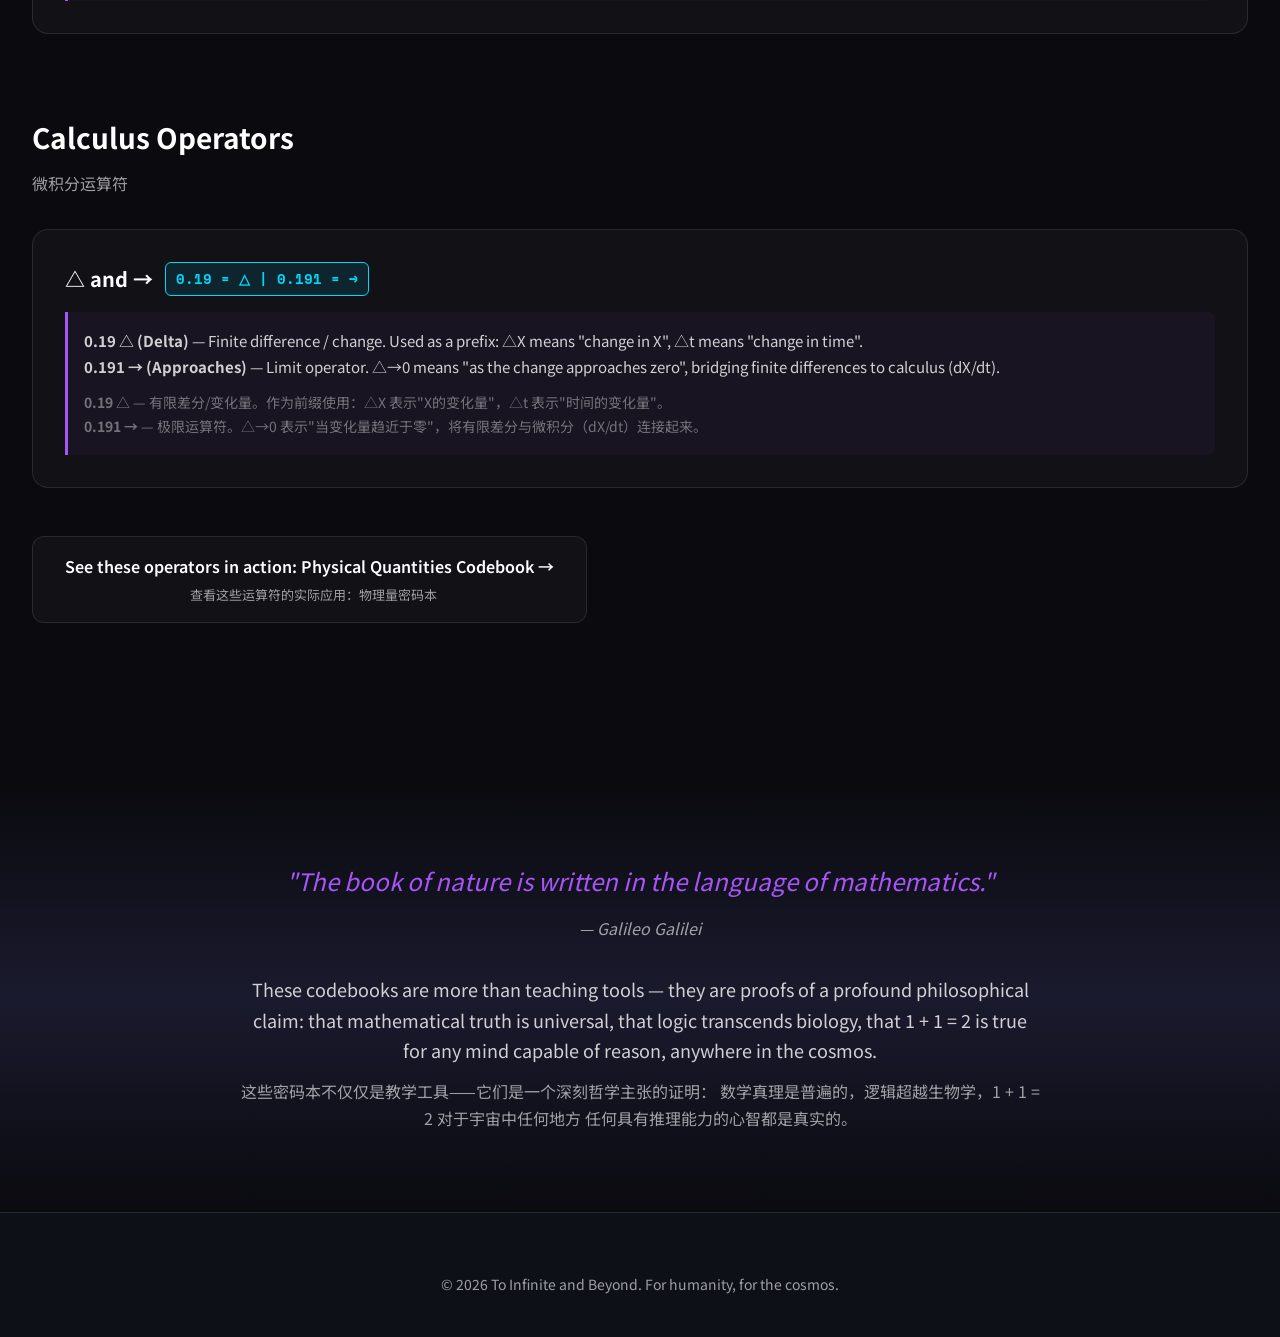
<file: codebook-math.html>
<!DOCTYPE html>
<html lang="en">
<head>
    <meta charset="UTF-8">
    <meta name="viewport" content="width=device-width, initial-scale=1.0">
    <title>Mathematics Codebooks | 数学密码本 - To Infinite and Beyond</title>
    <link rel="stylesheet" href="style.css">
    <link href="https://fonts.googleapis.com/css2?family=Space+Mono:wght@400;700&family=Noto+Sans+SC:wght@300;400;500;700&display=swap" rel="stylesheet">
</head>
<body>
    <div class="starfield" id="starfield"></div>

    <nav class="navbar">
        <div class="nav-container">
            <div class="logo">
                <a href="index.html">
                    <span class="logo-symbol">∞</span>
                    <span class="logo-text">To Infinite and Beyond</span>
                </a>
            </div>
            <ul class="nav-menu">
                <li class="nav-item"><a href="index.html" class="nav-link">Home <span class="nav-chinese">首页</span></a></li>
                <li class="nav-item"><a href="index.html#dictionary" class="nav-link">Dictionary <span class="nav-chinese">词典</span></a></li>
                <li class="nav-item"><a href="index.html#codebook" class="nav-link active">Codebook <span class="nav-chinese">密码本</span></a></li>
            </ul>
            <div class="hamburger">
                <span class="bar"></span>
                <span class="bar"></span>
                <span class="bar"></span>
            </div>
        </div>
    </nav>

    <section class="subpage-hero">
        <div class="container">
            <a href="index.html#codebook" class="back-link">← Back to Codebooks</a>
            <h1>Mathematics Codebooks</h1>
            <p class="cn-title">数学密码本</p>
            <p class="intro">
                How do you teach symbols to someone who shares no language with you? Through pure logic and examples.
                Each codebook below demonstrates how a symbol's meaning can be derived uniquely from examples alone.
                <span class="cn">
                    如何向一个与你毫无共同语言的对象教授符号？通过纯粹的逻辑和示例。
                    下面每个密码本都展示了如何仅从示例中唯一地推导出符号的含义。
                </span>
            </p>
        </div>
    </section>

    <section class="codebook-full">
        <div class="container">
            <!-- Prime Numbers Codebook -->
            <div class="codebook-section">
                <h3>Prime Numbers</h3>
                <p class="cn-subtitle">质数序列</p>
                <div class="codebook-entry">
                    <h4>Self-Evident Sequence <span class="symbol-badge">Prime Numbers</span></h4>
                    <div class="codebook-sequence">
                        <div class="sequence-line">
                            <code>1 0.5 10 0.5 11 0.5 101 0.5 111 0.5 1011 0.5 1101 0.5 10001 0.5 10011</code>
                            <p class="translation">1, 2, 3, 5, 7, 11, 13, 17, 19... <span class="cn">质数序列</span></p>
                        </div>
                    </div>
                    <div class="codebook-explanation">
                        This sequence of prime numbers serves as a "hello" — any intelligent species capable of
                        receiving electromagnetic signals will recognize this pattern. It's a declaration:
                        "We understand mathematics. We are intelligent."
                        <span class="cn">
                            这个质数序列作为"问候"——任何能够接收电磁信号的智慧物种都会识别这个模式。
                            这是一个宣言："我们理解数学。我们是智慧生命。"
                        </span>
                    </div>
                </div>
            </div>

            <!-- Addition Codebook -->
            <div class="codebook-section">
                <h3>Addition (+)</h3>
                <p class="cn-subtitle">加法运算</p>
                <div class="codebook-entry">
                    <h4>Teaching Addition & Equals <span class="symbol-badge">0.11 = + | 0.15 = =</span></h4>
                    <p style="margin-bottom: 16px; padding: 12px; background: rgba(100,255,218,0.1); border-radius: 8px; color: var(--text-secondary);">
                        <strong>Multi-concept Codebook:</strong> This codebook teaches both addition (0.11) AND equals (0.15) simultaneously.
                        <span class="cn" style="display: block; margin-top: 8px; color: var(--text-dim);">
                            <strong>多概念密码本：</strong>此密码本同时教授加法(0.11)和等于(0.15)两个概念。
                        </span>
                    </p>
                    <div class="codebook-sequence">
                        <div class="sequence-line">
                            <code>1 0.5 0.11 0.5 1 0.5 0.15 0.5 10 0.5 0.9</code>
                            <p class="translation">1 + 1 = 2 <span class="cn">一加一等于二</span></p>
                        </div>
                        <div class="sequence-line">
                            <code>10 0.5 0.15 0.5 1 0.5 0.11 0.5 1 0.5 0.9</code>
                            <p class="translation">2 = 1 + 1 (controlling ambiguity) <span class="cn">控制歧义</span></p>
                        </div>
                        <div class="sequence-line">
                            <code>10 0.5 0.11 0.5 11 0.5 0.15 0.5 101 0.5 0.9</code>
                            <p class="translation">2 + 3 = 5 <span class="cn">二加三等于五</span></p>
                        </div>
                        <div class="sequence-line">
                            <code>111 0.5 0.11 0.5 1000 0.5 0.15 0.5 1111 0.5 0.9</code>
                            <p class="translation">7 + 8 = 15 <span class="cn">七加八等于十五</span></p>
                        </div>
                    </div>
                    <div class="codebook-explanation">
                        By showing both "1 + 1 = 2" and "2 = 1 + 1", we establish that 0.15 means equals
                        and 0.11 means addition. The receiver can verify this interpretation by checking
                        both equations for consistency. Multiple examples reinforce the pattern.
                        <span class="cn">
                            通过展示"1 + 1 = 2"和"2 = 1 + 1"，我们建立了0.15表示等于，0.11表示加法。
                            接收者可以通过检查两个方程的一致性来验证这种解释。多个示例强化了模式。
                        </span>
                    </div>
                </div>
            </div>

            <!-- Subtraction Codebook -->
            <div class="codebook-section">
                <h3>Subtraction (−)</h3>
                <p class="cn-subtitle">减法运算</p>
                <div class="codebook-entry">
                    <h4>Teaching Subtraction <span class="symbol-badge">0.12 = −</span></h4>
                    <p style="margin-bottom: 16px; padding: 12px; background: rgba(100,255,218,0.1); border-radius: 8px; color: var(--text-secondary);">
                        <strong>Prerequisite:</strong> Requires understanding of addition and equals from previous codebook.
                        <span class="cn" style="display: block; margin-top: 8px; color: var(--text-dim);">
                            <strong>前置条件：</strong>需要从前面的密码本理解加法和等于。
                        </span>
                    </p>
                    <div class="codebook-sequence">
                        <div class="sequence-line">
                            <code>10 0.5 0.12 0.5 1 0.5 0.15 0.5 1 0.5 0.9</code>
                            <p class="translation">2 − 1 = 1 <span class="cn">二减一等于一</span></p>
                        </div>
                        <div class="sequence-line">
                            <code>101 0.5 0.12 0.5 11 0.5 0.15 0.5 10 0.5 0.9</code>
                            <p class="translation">5 − 3 = 2 <span class="cn">五减三等于二</span></p>
                        </div>
                        <div class="sequence-line">
                            <code>1010 0.5 0.12 0.5 100 0.5 0.15 0.5 110 0.5 0.9</code>
                            <p class="translation">10 − 4 = 6 <span class="cn">十减四等于六</span></p>
                        </div>
                        <div class="sequence-line highlight">
                            <code>11 0.5 0.12 0.5 11 0.5 0.15 0.5 0 0.5 0.9</code>
                            <p class="translation">3 − 3 = 0 ← Establishes zero! <span class="cn">三减三等于零 ← 建立零的概念！</span></p>
                        </div>
                    </div>
                    <div class="codebook-explanation">
                        Subtraction is shown as the inverse of addition. The example "3 − 3 = 0" is crucial
                        as it demonstrates the concept of zero as a result, reinforcing its meaning.
                        <span class="cn">
                            减法被展示为加法的逆运算。"3 − 3 = 0"的例子至关重要，
                            因为它将零作为结果展示，强化了零的含义。
                        </span>
                    </div>
                </div>
            </div>

            <!-- Multiplication Codebook -->
            <div class="codebook-section">
                <h3>Multiplication (×)</h3>
                <p class="cn-subtitle">乘法运算</p>
                <div class="codebook-entry">
                    <h4>Teaching Multiplication <span class="symbol-badge">0.13 = ×</span></h4>
                    <p style="margin-bottom: 16px; padding: 12px; background: rgba(100,255,218,0.1); border-radius: 8px; color: var(--text-secondary);">
                        <strong>Multi-concept Teaching:</strong> Also reinforces addition — showing 2×3 alongside 2+2+2 connects the concepts.
                        <span class="cn" style="display: block; margin-top: 8px; color: var(--text-dim);">
                            <strong>多概念教学：</strong>同时强化加法——展示 2×3 和 2+2+2 将两个概念联系起来。
                        </span>
                    </p>
                    <div class="codebook-sequence">
                        <div class="sequence-line">
                            <code>10 0.5 0.13 0.5 11 0.5 0.15 0.5 110 0.5 0.9</code>
                            <p class="translation">2 × 3 = 6 <span class="cn">二乘三等于六</span></p>
                        </div>
                        <div class="sequence-line">
                            <code>10 0.5 0.11 0.5 10 0.5 0.11 0.5 10 0.5 0.15 0.5 110 0.5 0.9</code>
                            <p class="translation">2 + 2 + 2 = 6 (connecting to addition) <span class="cn">2 + 2 + 2 = 6（与加法联系）</span></p>
                        </div>
                        <div class="sequence-line">
                            <code>11 0.5 0.13 0.5 100 0.5 0.15 0.5 1100 0.5 0.9</code>
                            <p class="translation">3 × 4 = 12 <span class="cn">三乘四等于十二</span></p>
                        </div>
                        <div class="sequence-line">
                            <code>101 0.5 0.13 0.5 101 0.5 0.15 0.5 11001 0.5 0.9</code>
                            <p class="translation">5 × 5 = 25 <span class="cn">五乘五等于二十五</span></p>
                        </div>
                        <div class="sequence-line highlight">
                            <code>111 0.5 0.13 0.5 1 0.5 0.15 0.5 111 0.5 0.9</code>
                            <p class="translation">7 × 1 = 7 ← Identity property! <span class="cn">七乘一等于七 ← 单位元性质！</span></p>
                        </div>
                        <div class="sequence-line highlight">
                            <code>111 0.5 0.13 0.5 0 0.5 0.15 0.5 0 0.5 0.9</code>
                            <p class="translation">7 × 0 = 0 ← Zero property! <span class="cn">七乘零等于零 ← 零的性质！</span></p>
                        </div>
                    </div>
                    <div class="codebook-explanation">
                        By showing "2 × 3 = 6" alongside "2 + 2 + 2 = 6", we connect multiplication to repeated addition.
                        The identity (×1) and zero (×0) properties are universal mathematical truths any civilization will recognize.
                        <span class="cn">
                            通过展示"2 × 3 = 6"和"2 + 2 + 2 = 6"，我们将乘法与重复加法联系起来。
                            单位元(×1)和零(×0)的性质是任何文明都会认识的普遍数学真理。
                        </span>
                    </div>
                </div>
            </div>

            <!-- Division Codebook -->
            <div class="codebook-section">
                <h3>Division (÷)</h3>
                <p class="cn-subtitle">除法运算</p>
                <div class="codebook-entry">
                    <h4>Teaching Division <span class="symbol-badge">0.14 = ÷</span></h4>
                    <p style="margin-bottom: 16px; padding: 12px; background: rgba(100,255,218,0.1); border-radius: 8px; color: var(--text-secondary);">
                        <strong>Inverse Relationship:</strong> Division is taught as the inverse of multiplication, just as subtraction inverts addition.
                        <span class="cn" style="display: block; margin-top: 8px; color: var(--text-dim);">
                            <strong>逆运算关系：</strong>除法作为乘法的逆运算教授，就像减法是加法的逆运算一样。
                        </span>
                    </p>
                    <div class="codebook-sequence">
                        <div class="sequence-line">
                            <code>110 0.5 0.14 0.5 10 0.5 0.15 0.5 11 0.5 0.9</code>
                            <p class="translation">6 ÷ 2 = 3 <span class="cn">六除以二等于三</span></p>
                        </div>
                        <div class="sequence-line">
                            <code>10 0.5 0.13 0.5 11 0.5 0.15 0.5 110 0.5 0.9</code>
                            <p class="translation">2 × 3 = 6 (showing inverse relationship) <span class="cn">2 × 3 = 6（展示逆运算关系）</span></p>
                        </div>
                        <div class="sequence-line">
                            <code>1100 0.5 0.14 0.5 11 0.5 0.15 0.5 100 0.5 0.9</code>
                            <p class="translation">12 ÷ 3 = 4 <span class="cn">十二除以三等于四</span></p>
                        </div>
                        <div class="sequence-line">
                            <code>11001 0.5 0.14 0.5 101 0.5 0.15 0.5 101 0.5 0.9</code>
                            <p class="translation">25 ÷ 5 = 5 <span class="cn">二十五除以五等于五</span></p>
                        </div>
                        <div class="sequence-line highlight">
                            <code>1000 0.5 0.14 0.5 1 0.5 0.15 0.5 1000 0.5 0.9</code>
                            <p class="translation">8 ÷ 1 = 8 ← Division by one! <span class="cn">八除以一等于八 ← 除以1！</span></p>
                        </div>
                        <div class="sequence-line highlight">
                            <code>0 0.5 0.14 0.5 101 0.5 0.15 0.5 0 0.5 0.9</code>
                            <p class="translation">0 ÷ 5 = 0 ← Zero divided! <span class="cn">零除以五等于零 ← 零被除！</span></p>
                        </div>
                    </div>
                    <div class="codebook-explanation">
                        Division is presented alongside its corresponding multiplication to show the inverse relationship.
                        Edge cases (÷1, 0÷n) demonstrate universal properties. Division by zero is intentionally avoided
                        as it's undefined — a concept that would require more advanced teaching.
                        <span class="cn">
                            除法与其对应的乘法一起呈现以展示逆运算关系。
                            边界情况(÷1, 0÷n)展示了普遍性质。故意避免除以零，
                            因为它是未定义的——这个概念需要更高级的教学。
                        </span>
                    </div>
                </div>
            </div>

            <!-- True/False Codebook -->
            <div class="codebook-section">
                <h3>Truth Values (True/False)</h3>
                <p class="cn-subtitle">真伪判定</p>
                <div class="codebook-entry">
                    <h4>Teaching Boolean Logic <span class="symbol-badge">1 = True | 0 = False | 0.18 = Result</span></h4>
                    <p style="margin-bottom: 16px; padding: 12px; background: rgba(100,255,218,0.1); border-radius: 8px; color: var(--text-secondary);">
                        <strong>Foundational Concept:</strong> Boolean truth values are essential for expressing logical statements and comparisons.
                        <span class="cn" style="display: block; margin-top: 8px; color: var(--text-dim);">
                            <strong>基础概念：</strong>布尔真值对于表达逻辑陈述和比较至关重要。
                        </span>
                    </p>
                    <div class="codebook-sequence">
                        <div class="sequence-line">
                            <code>1 0.5 0.15 0.5 1 0.5 0.18 0.5 1 0.5 0.9</code>
                            <p class="translation">1 = 1 → True <span class="cn">1 = 1 → 真</span></p>
                        </div>
                        <div class="sequence-line">
                            <code>1 0.5 0.15 0.5 10 0.5 0.18 0.5 0 0.5 0.9</code>
                            <p class="translation">1 = 2 → False <span class="cn">1 = 2 → 假</span></p>
                        </div>
                        <div class="sequence-line">
                            <code>10 0.5 0.15 0.5 10 0.5 0.18 0.5 1 0.5 0.9</code>
                            <p class="translation">2 = 2 → True <span class="cn">2 = 2 → 真</span></p>
                        </div>
                        <div class="sequence-line">
                            <code>11 0.5 0.15 0.5 100 0.5 0.18 0.5 0 0.5 0.9</code>
                            <p class="translation">3 = 4 → False <span class="cn">3 = 4 → 假</span></p>
                        </div>
                        <div class="sequence-line highlight">
                            <code>1 0.5 0.11 0.5 1 0.5 0.15 0.5 10 0.5 0.18 0.5 1 0.5 0.9</code>
                            <p class="translation">1 + 1 = 2 → True <span class="cn">1 + 1 = 2 → 真</span></p>
                        </div>
                        <div class="sequence-line highlight">
                            <code>1 0.5 0.11 0.5 1 0.5 0.15 0.5 11 0.5 0.18 0.5 0 0.5 0.9</code>
                            <p class="translation">1 + 1 = 3 → False <span class="cn">1 + 1 = 3 → 假</span></p>
                        </div>
                    </div>
                    <div class="codebook-explanation">
                        The symbol 0.18 introduces a "result" or "evaluates to" operator. By showing that true statements
                        evaluate to 1 and false statements evaluate to 0, we establish binary truth values.
                        This forms the foundation for all logical operations and comparisons.
                        <span class="cn">
                            符号0.18引入了"结果"或"求值为"运算符。通过展示真陈述求值为1，
                            假陈述求值为0，我们建立了二进制真值。
                            这构成了所有逻辑运算和比较的基础。
                        </span>
                    </div>
                </div>
            </div>

            <!-- Exponentiation Codebook -->
            <div class="codebook-section">
                <h3>Exponentiation (^)</h3>
                <p class="cn-subtitle">指数运算</p>
                <div class="codebook-entry">
                    <h4>Teaching Powers <span class="symbol-badge">0.16 = ^</span></h4>
                    <div class="codebook-sequence">
                        <div class="sequence-line">
                            <code>10 0.5 0.16 0.5 10 0.5 0.15 0.5 100 0.5 0.9</code>
                            <p class="translation">2^2 = 4 <span class="cn">二的二次方等于四</span></p>
                        </div>
                        <div class="sequence-line">
                            <code>10 0.5 0.16 0.5 11 0.5 0.15 0.5 1000 0.5 0.9</code>
                            <p class="translation">2^3 = 8 <span class="cn">二的三次方等于八</span></p>
                        </div>
                        <div class="sequence-line">
                            <code>11 0.5 0.16 0.5 10 0.5 0.15 0.5 1001 0.5 0.9</code>
                            <p class="translation">3^2 = 9 <span class="cn">三的二次方等于九</span></p>
                        </div>
                    </div>
                    <div class="codebook-explanation">
                        Multiple examples with different bases and exponents make the operation unambiguous.
                        The pattern shows that the first number is multiplied by itself the second number of times.
                        <span class="cn">
                            使用不同底数和指数的多个示例使运算毫无歧义。
                            该模式表明第一个数字乘以自身第二个数字次。
                        </span>
                    </div>
                </div>
            </div>

            <!-- Greater Than Codebook -->
            <div class="codebook-section">
                <h3>Greater Than (>)</h3>
                <p class="cn-subtitle">大于符号</p>
                <div class="codebook-entry">
                    <h4>Teaching Comparison <span class="symbol-badge">0.151 = ></span></h4>
                    <div class="codebook-sequence">
                        <div class="sequence-line">
                            <code>10 0.5 0.151 0.5 1 0.5 0.18 0.5 1 0.5 0.9</code>
                            <p class="translation">2 > 1 = True <span class="cn">2 > 1 为真</span></p>
                        </div>
                        <div class="sequence-line">
                            <code>11 0.5 0.151 0.5 10 0.5 0.18 0.5 1 0.5 0.9</code>
                            <p class="translation">3 > 2 = True <span class="cn">3 > 2 为真</span></p>
                        </div>
                        <div class="sequence-line highlight">
                            <code>10 0.5 0.151 0.5 10 0.5 0.18 0.5 0 0.5 0.9</code>
                            <p class="translation">2 > 2 = False ← Key boundary! <span class="cn">2 > 2 为假 ← 关键边界！</span></p>
                        </div>
                        <div class="sequence-line">
                            <code>1 0.5 0.151 0.5 10 0.5 0.18 0.5 0 0.5 0.9</code>
                            <p class="translation">1 > 2 = False <span class="cn">1 > 2 为假</span></p>
                        </div>
                    </div>
                    <div class="codebook-explanation">
                        The critical boundary case "2 > 2 = False" eliminates "greater than or equal".
                        Only "greater than" fits all cases — no other interpretation works.
                        <span class="cn">
                            关键边界情况"2 > 2 = 假"排除了"大于等于"。
                            只有"大于"符合所有情况——不存在其他可能的解释。
                        </span>
                    </div>
                </div>
            </div>

            <!-- Less Than Codebook -->
            <div class="codebook-section">
                <h3>Less Than (<)</h3>
                <p class="cn-subtitle">小于符号</p>
                <div class="codebook-entry">
                    <h4>Teaching Less Than <span class="symbol-badge">0.152 = <</span></h4>
                    <div class="codebook-sequence">
                        <div class="sequence-line">
                            <code>1 0.5 0.152 0.5 10 0.5 0.18 0.5 1 0.5 0.9</code>
                            <p class="translation">1 < 2 = True <span class="cn">1 < 2 为真</span></p>
                        </div>
                        <div class="sequence-line">
                            <code>10 0.5 0.152 0.5 11 0.5 0.18 0.5 1 0.5 0.9</code>
                            <p class="translation">2 < 3 = True <span class="cn">2 < 3 为真</span></p>
                        </div>
                        <div class="sequence-line highlight">
                            <code>10 0.5 0.152 0.5 10 0.5 0.18 0.5 0 0.5 0.9</code>
                            <p class="translation">2 < 2 = False ← Key boundary! <span class="cn">2 < 2 为假 ← 关键边界！</span></p>
                        </div>
                        <div class="sequence-line">
                            <code>10 0.5 0.152 0.5 1 0.5 0.18 0.5 0 0.5 0.9</code>
                            <p class="translation">2 < 1 = False <span class="cn">2 < 1 为假</span></p>
                        </div>
                    </div>
                    <div class="codebook-explanation">
                        Mirror of the greater-than codebook. The boundary case ensures unique interpretation.
                        <span class="cn">
                            大于密码本的镜像。边界情况确保唯一解释。
                        </span>
                    </div>
                </div>
            </div>

            <!-- Variable/Unknown Codebook -->
            <div class="codebook-section">
                <h3>Unknown Variable (x)</h3>
                <p class="cn-subtitle">未知数/变量</p>
                <div class="codebook-entry">
                    <h4>Teaching Variables <span class="symbol-badge">0.01 = x</span></h4>
                    <div class="codebook-sequence">
                        <div class="sequence-line">
                            <code>0.01 0.5 0.11 0.5 1 0.5 0.15 0.5 10 0.5 0.9 0.5 0.01 0.5 0.15 0.5 1 0.5 0.9 0.5 0.9</code>
                            <p class="translation">x + 1 = 2. x = 1. <span class="cn">x + 1 = 2。x = 1。</span></p>
                        </div>
                        <div class="sequence-line">
                            <code>0.01 0.5 0.11 0.5 11 0.5 0.15 0.5 101 0.5 0.9 0.5 0.01 0.5 0.15 0.5 10 0.5 0.9 0.5 0.9</code>
                            <p class="translation">x + 3 = 5. x = 2. <span class="cn">x + 3 = 5。x = 2。</span></p>
                        </div>
                        <div class="sequence-line">
                            <code>11 0.5 0.11 0.5 0.01 0.5 0.15 0.5 101 0.5 0.9 0.5 0.01 0.5 0.15 0.5 10 0.5 0.9 0.5 0.9</code>
                            <p class="translation">3 + x = 5. x = 2. <span class="cn">3 + x = 5。x = 2。</span></p>
                        </div>
                        <div class="sequence-line">
                            <code>101 0.5 0.12 0.5 0.01 0.5 0.15 0.5 11 0.5 0.9 0.5 0.01 0.5 0.15 0.5 10 0.5 0.9 0.5 0.9</code>
                            <p class="translation">5 - x = 3. x = 2. <span class="cn">5 - x = 3。x = 2。</span></p>
                        </div>
                    </div>
                    <div class="codebook-explanation">
                        The double period (0.9 0.5 0.9) marks the end of a complete context.
                        By showing the same symbol (0.01) taking different values in different equations,
                        and then revealing those values, we teach the concept of an unknown variable.
                        <span class="cn">
                            双句号(0.9 0.5 0.9)标记一个完整上下文的结束。
                            通过展示同一符号(0.01)在不同方程中取不同值，然后揭示这些值，
                            我们教授了未知变量的概念。
                        </span>
                    </div>
                </div>
            </div>

            <!-- Set Theory Codebook -->
            <div class="codebook-section">
                <h3>Set Membership</h3>
                <p class="cn-subtitle">集合关系</p>
                <div class="codebook-entry">
                    <h4>Teaching "Belongs To" <span class="symbol-badge">0.171 = ∈</span></h4>
                    <div class="codebook-sequence">
                        <div class="sequence-line">
                            <code>1 0.5 0.171 0.5 0.17 0.5 1 0.5 10 0.5 0.17 0.5 0.18 0.5 1 0.5 0.9</code>
                            <p class="translation">1 ∈ {1, 2} = True <span class="cn">1 属于 {1, 2} 为真</span></p>
                        </div>
                        <div class="sequence-line">
                            <code>11 0.5 0.171 0.5 0.17 0.5 1 0.5 10 0.5 0.17 0.5 0.18 0.5 0 0.5 0.9</code>
                            <p class="translation">3 ∈ {1, 2} = False <span class="cn">3 属于 {1, 2} 为假</span></p>
                        </div>
                    </div>
                    <div class="codebook-explanation">
                        The set is marked by 0.17 at both ends. Elements within are separated by spaces (0.5).
                        The "belongs to" relationship (0.171) tests whether an element is in the set.
                        <span class="cn">
                            集合由两端的0.17标记。内部元素用空格(0.5)分隔。
                            "属于"关系(0.171)测试元素是否在集合中。
                        </span>
                    </div>
                </div>
            </div>
            <!-- Independent & Dependent Variables -->
            <div class="codebook-section">
                <h3>Independent & Dependent Variables</h3>
                <p class="cn-subtitle">自变量与因变量</p>
                <div class="codebook-entry">
                    <h4>Teaching Variables & Assignment <span class="symbol-badge">0.101 = 自变量 | 0.102 = 因变量 | 0.15 0.15 = :=</span></h4>
                    <p style="margin-bottom: 16px; padding: 12px; background: rgba(100,255,218,0.1); border-radius: 8px; color: var(--text-secondary);">
                        <strong>Multi-concept Codebook:</strong> This codebook teaches independent variable (0.101), dependent variable (0.102), and assignment operator (:= expressed as 0.15 0.5 0.15) simultaneously.
                        <span class="cn" style="display: block; margin-top: 8px; color: var(--text-dim);">
                            <strong>多概念密码本：</strong>此密码本同时教授自变量(0.101)、因变量(0.102)和赋值运算符(:= 表示为 0.15 0.5 0.15)三个概念。
                        </span>
                    </p>
                    <p style="margin-bottom: 16px; padding: 12px; background: rgba(100,255,218,0.1); border-radius: 8px; color: var(--text-secondary);">
                        <strong>Prerequisite:</strong> Requires understanding of velocity (0.41), displacement (0.42), time (0.43), △ operator (0.19), and judgment (0.18).
                        <span class="cn" style="display: block; margin-top: 8px; color: var(--text-dim);">
                            <strong>前置条件：</strong>需要理解速度(0.41)、位移(0.42)、时间(0.43)、△算子(0.19)、判断(0.18)。
                        </span>
                    </p>
                    <div class="codebook-sequence">
                        <div class="sequence-line">
                            <code>0.19 0.5 0.42 0.5 0.14 0.5 0.19 0.5 0.43 0.5 0.15 0.5 0.41 0.5 0.9</code>
                            <p class="translation">△s ÷ △t = V <span class="cn">△s ÷ △t = V — 奠定有限差分物理基石</span></p>
                        </div>
                        <div class="sequence-line">
                            <code>0.42 0.5 0.15 0.5 0.15 0.5 0.102 0.5 0.9</code>
                            <p class="translation">s := Dependent Variable <span class="cn">s := 因变量 — 将位移 s 设定为因变量</span></p>
                        </div>
                        <div class="sequence-line">
                            <code>0.43 0.5 0.15 0.5 0.15 0.5 0.101 0.5 0.9</code>
                            <p class="translation">t := Independent Variable <span class="cn">t := 自变量 — 将时间 t 设定为自变量</span></p>
                        </div>
                        <div class="sequence-line highlight">
                            <code>0.19 0.5 0.102 0.5 0.14 0.5 0.19 0.5 0.101 0.5 0.15 0.5 0.41 0.5 0.18 0.5 1 0.5 0.9</code>
                            <p class="translation">△(Dependent) ÷ △(Independent) = V → True <span class="cn">△(因变量) ÷ △(自变量) = V → 真 — 命题成立</span></p>
                        </div>
                        <div class="sequence-line">
                            <code>0.42 0.5 0.15 0.5 0.15 0.5 0.101 0.5 0.9</code>
                            <p class="translation">s := Independent Variable (reversed) <span class="cn">s := 自变量 — 反转赋值</span></p>
                        </div>
                        <div class="sequence-line">
                            <code>0.43 0.5 0.15 0.5 0.15 0.5 0.102 0.5 0.9</code>
                            <p class="translation">t := Dependent Variable (reversed) <span class="cn">t := 因变量 — 反转赋值</span></p>
                        </div>
                        <div class="sequence-line highlight">
                            <code>0.19 0.5 0.101 0.5 0.14 0.5 0.19 0.5 0.102 0.5 0.15 0.5 0.41 0.5 0.18 0.5 0 0.5 0.9 0.5 0.9</code>
                            <p class="translation">△(Independent) ÷ △(Dependent) = V → False.. <span class="cn">△(自变量) ÷ △(因变量) = V → 假。。 — 命题不成立，双句号闭环</span></p>
                        </div>
                    </div>
                    <div class="codebook-explanation">
                        Through two contrasting variable assignments on the same physical formula △s/△t = v,
                        the meaning of all three new symbols is uniquely determined.
                        <strong>Forward assignment:</strong> s = dependent, t = independent → △(dependent)/△(independent) = velocity → True.
                        <strong>Reversed assignment:</strong> s = independent, t = dependent → △(independent)/△(dependent) ≠ velocity → False.
                        The receiver uniquely infers: 0.101 is the denominator position (independent variable),
                        0.102 is the numerator position (dependent variable), and 0.15 0.15 is the assignment operator.
                        <span class="cn" style="display: block; margin-top: 12px;">
                            通过同一物理公式 △s/△t = v 的两次变量赋值对比，唯一确定三个符号的含义。
                            <strong>正向赋值：</strong>s = 因变量、t = 自变量 → △(因变量)/△(自变量) = 速度 → True。
                            <strong>反转赋值：</strong>s = 自变量、t = 因变量 → △(自变量)/△(因变量) ≠ 速度 → False。
                            接收者由此唯一推断：0.101 在分母位置（自变量），0.102 在分子位置（因变量），0.15 0.15 是赋值操作。
                        </span>
                    </div>
                </div>
            </div>

            <!-- Calculus Operators -->
            <div class="codebook-section">
                <h3>Calculus Operators</h3>
                <p class="cn-subtitle">微积分运算符</p>
                <div class="codebook-entry">
                    <h4>△ and → <span class="symbol-badge">0.19 = △ | 0.191 = →</span></h4>
                    <div class="codebook-explanation">
                        <strong>0.19 △ (Delta)</strong> — Finite difference / change. Used as a prefix: △X means "change in X", △t means "change in time".
                        <br>
                        <strong>0.191 → (Approaches)</strong> — Limit operator. △→0 means "as the change approaches zero", bridging finite differences to calculus (dX/dt).
                        <span class="cn" style="display: block; margin-top: 12px;">
                            <strong>0.19 △</strong> — 有限差分/变化量。作为前缀使用：△X 表示"X的变化量"，△t 表示"时间的变化量"。
                            <br>
                            <strong>0.191 →</strong> — 极限运算符。△→0 表示"当变化量趋近于零"，将有限差分与微积分（dX/dt）连接起来。
                        </span>
                    </div>
                </div>
                <a href="codebook-quantities.html" class="coord-link" style="margin-top: 24px;">
                    See these operators in action: Physical Quantities Codebook →
                    <span class="cn">查看这些运算符的实际应用：物理量密码本</span>
                </a>
            </div>
        </div>
    </section>

    <!-- Philosophy -->
    <section class="philosophy" style="padding: 80px 0;">
        <div class="container">
            <div class="philosophy-quote" style="max-width: 800px; margin: 0 auto;">
                <blockquote style="font-size: 24px;">
                    "The book of nature is written in the language of mathematics."
                </blockquote>
                <cite>— Galileo Galilei</cite>
                <p class="quote-reflection">
                    These codebooks are more than teaching tools — they are proofs of a profound philosophical claim:
                    that mathematical truth is universal, that logic transcends biology, that 1 + 1 = 2 is true
                    for any mind capable of reason, anywhere in the cosmos.
                </p>
                <p class="quote-reflection cn">
                    这些密码本不仅仅是教学工具——它们是一个深刻哲学主张的证明：
                    数学真理是普遍的，逻辑超越生物学，1 + 1 = 2 对于宇宙中任何地方
                    任何具有推理能力的心智都是真实的。
                </p>
            </div>
        </div>
    </section>

    <footer class="footer">
        <div class="container">
            <div class="footer-bottom">
                <p>&copy; 2026 To Infinite and Beyond. For humanity, for the cosmos.</p>
            </div>
        </div>
    </footer>

    <script src="script.js"></script>
</body>
</html>
</file>
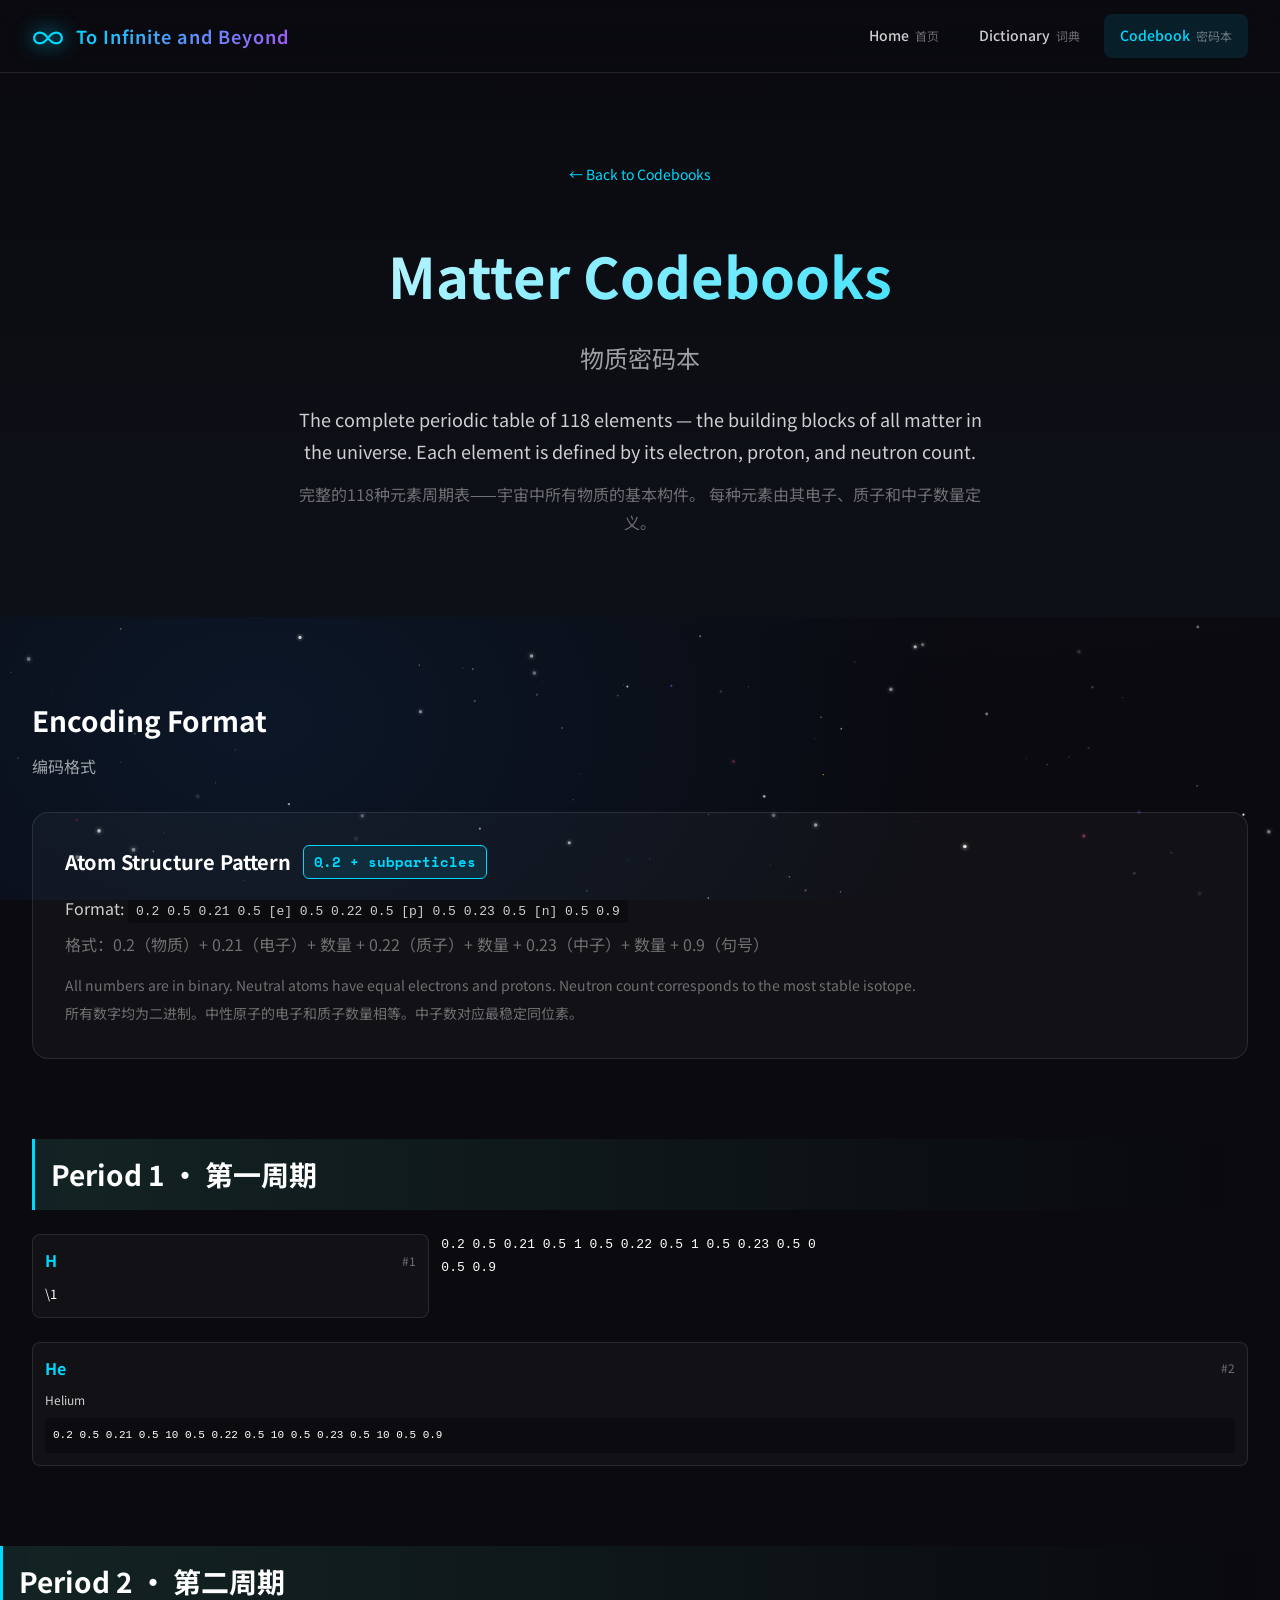
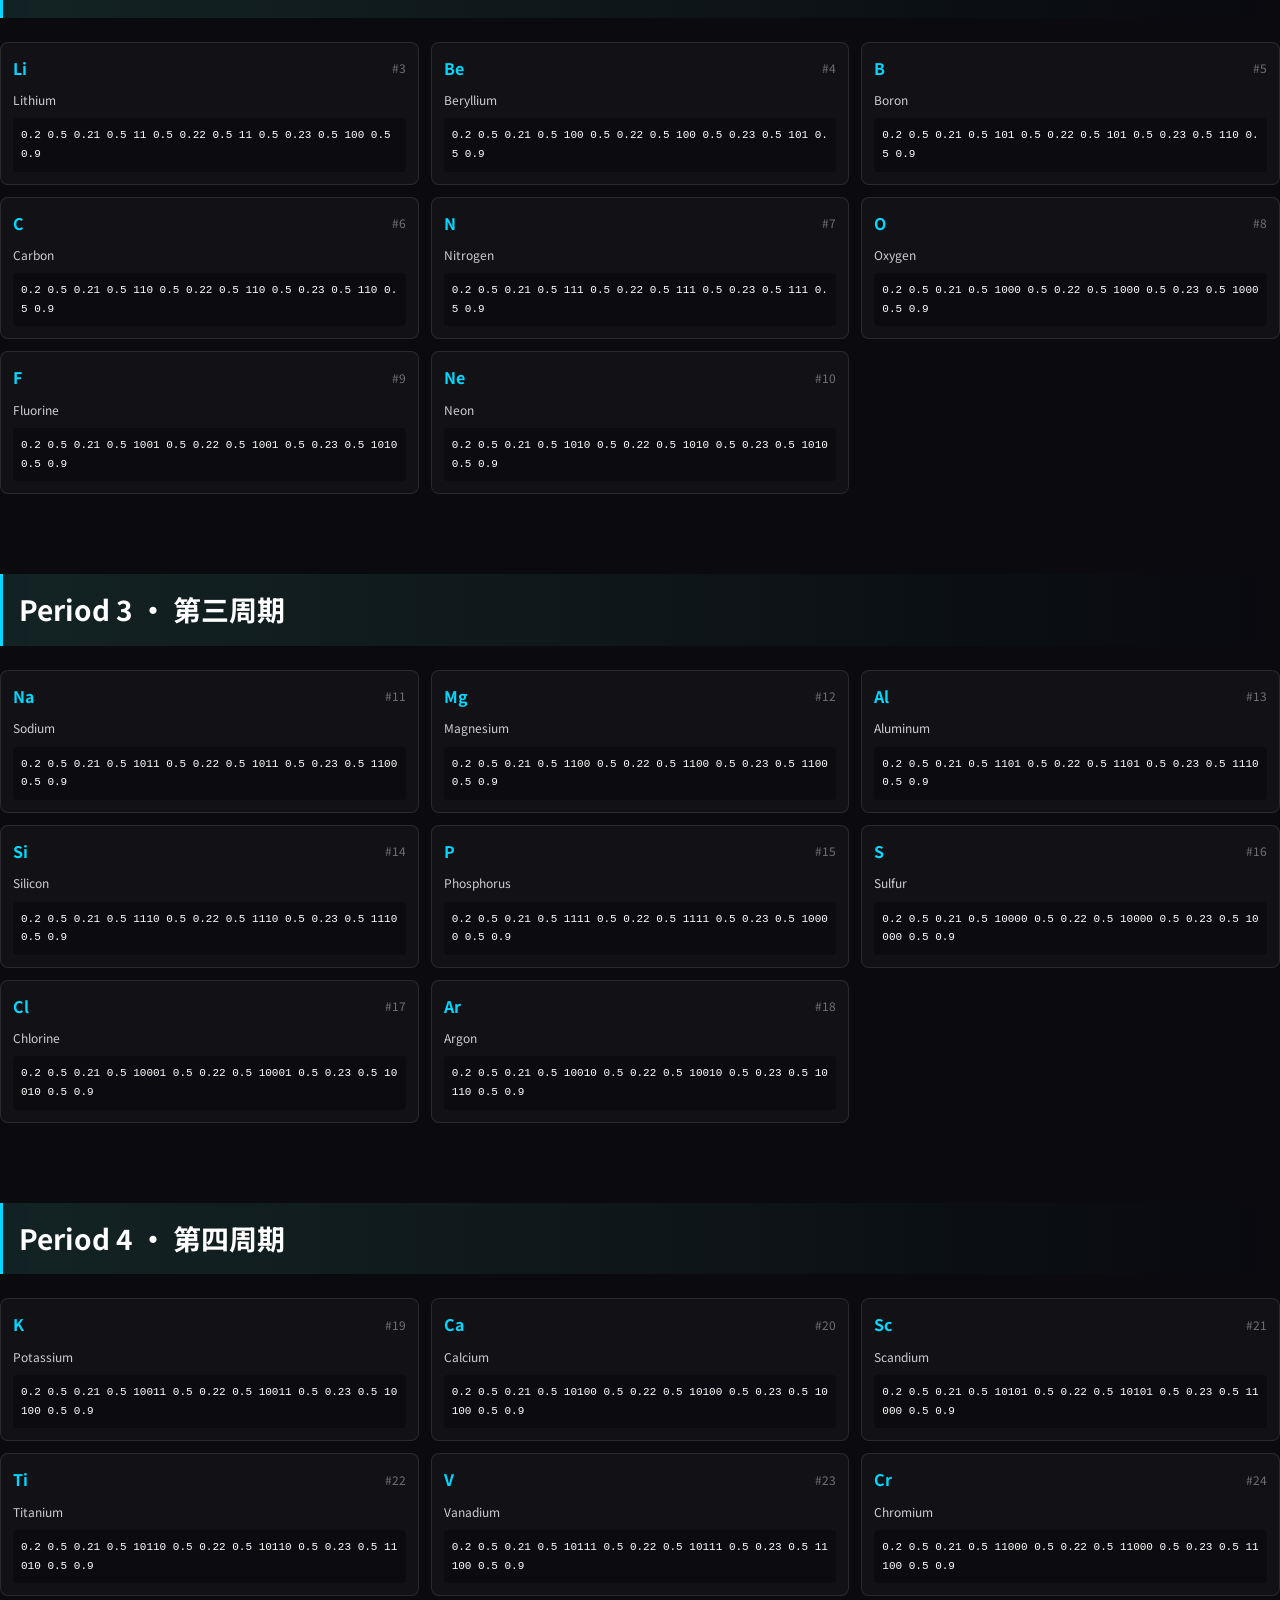
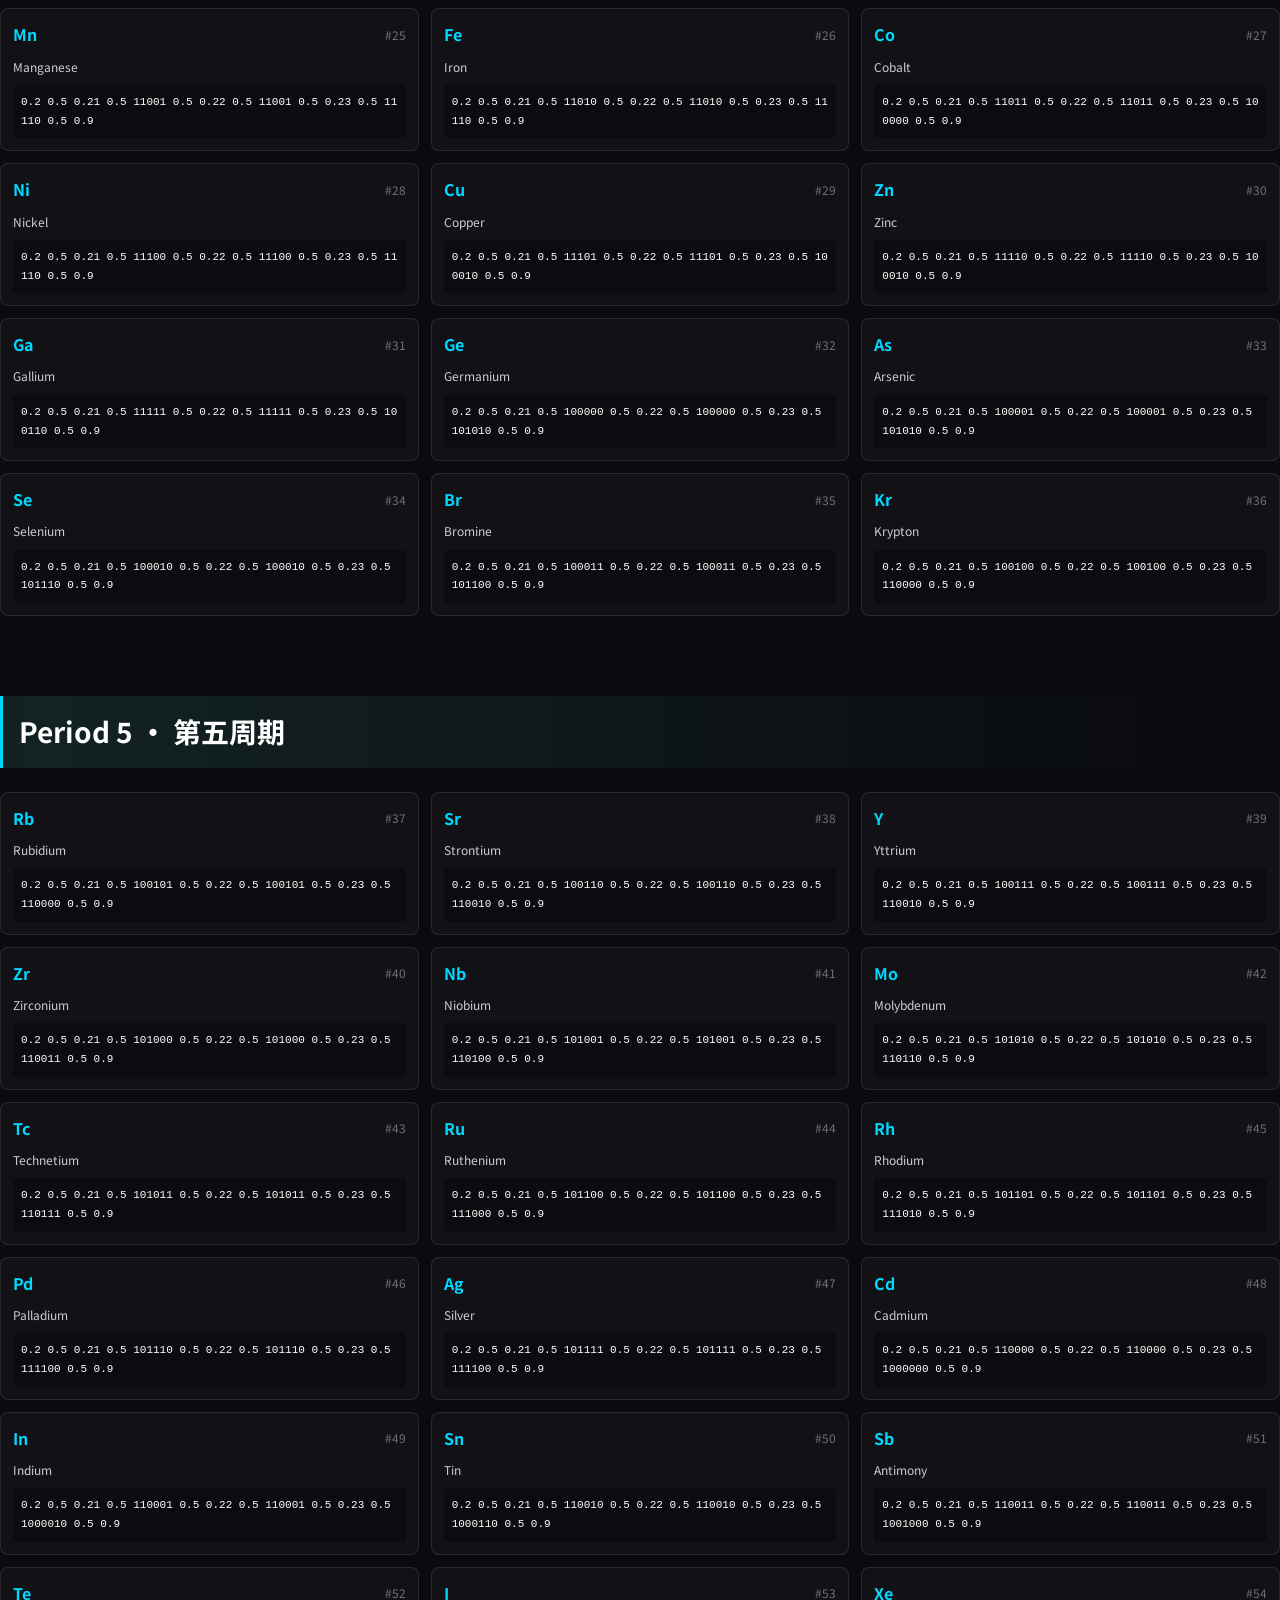
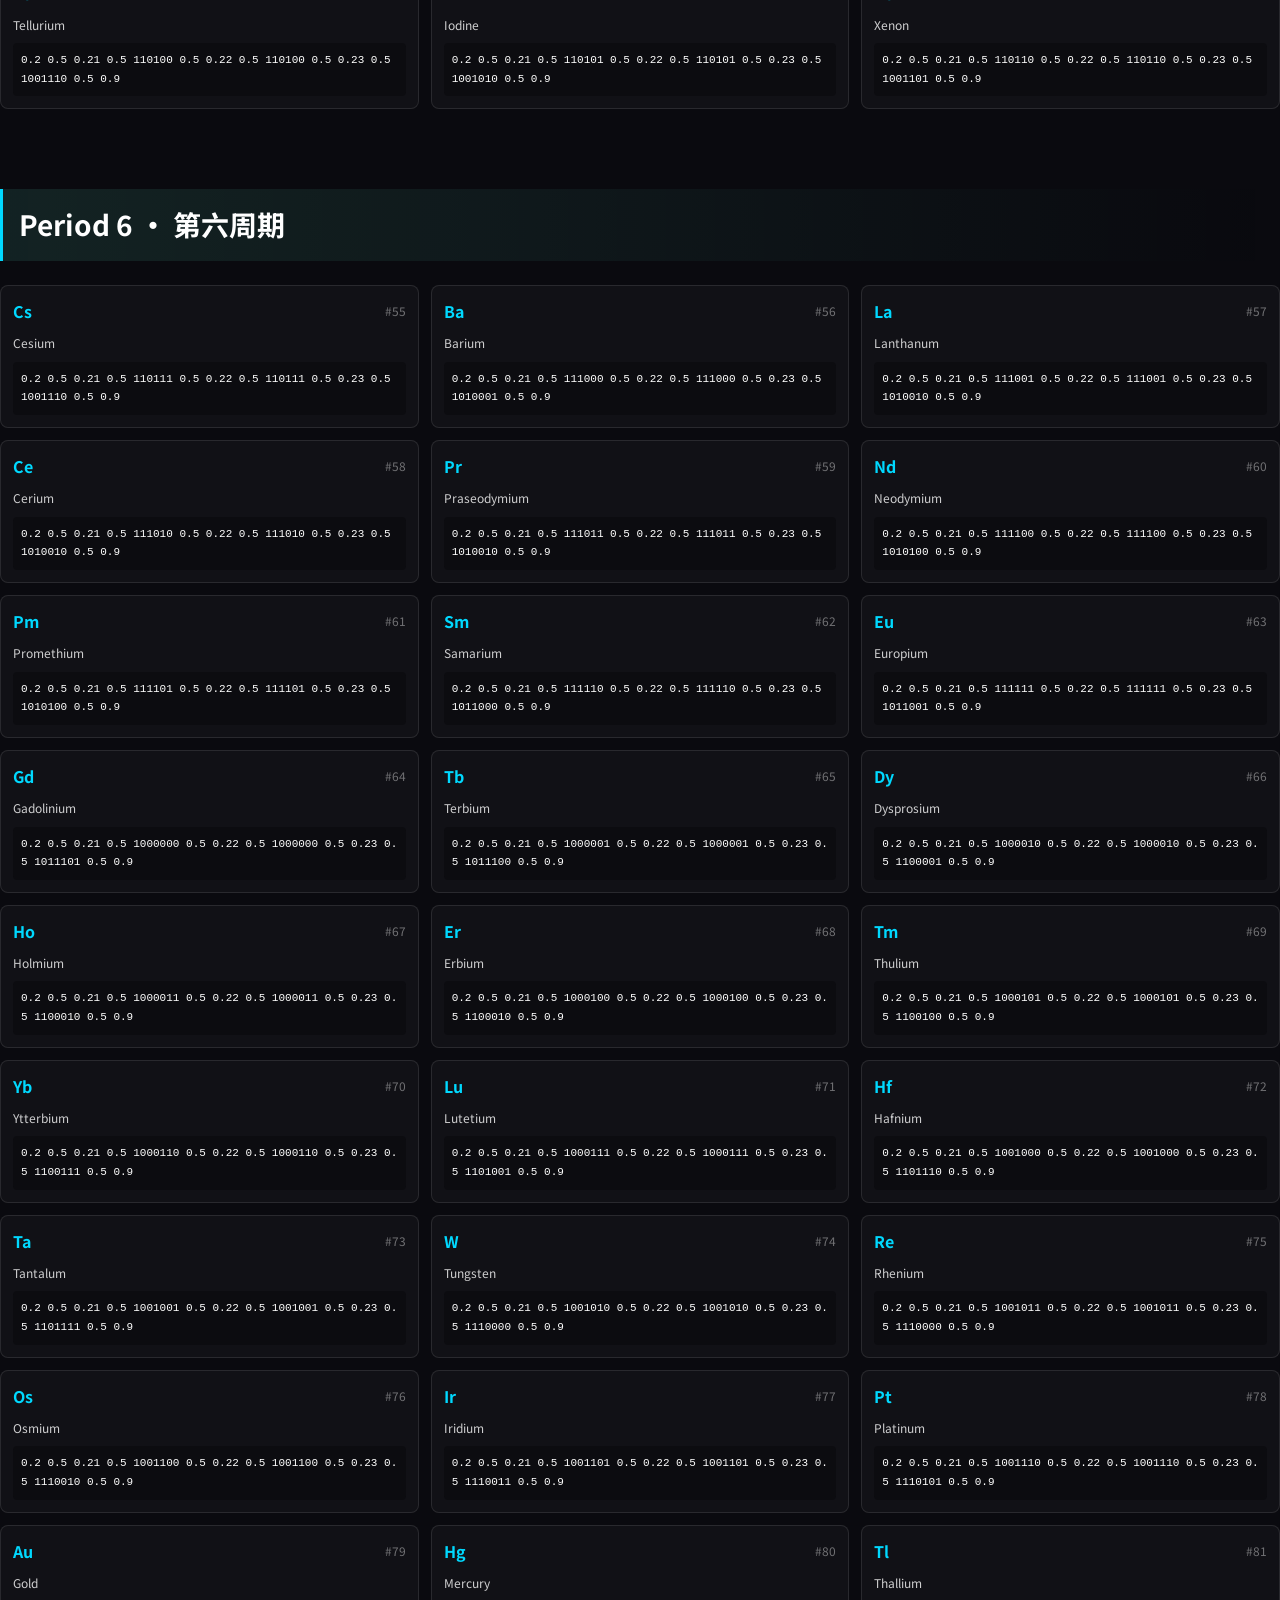
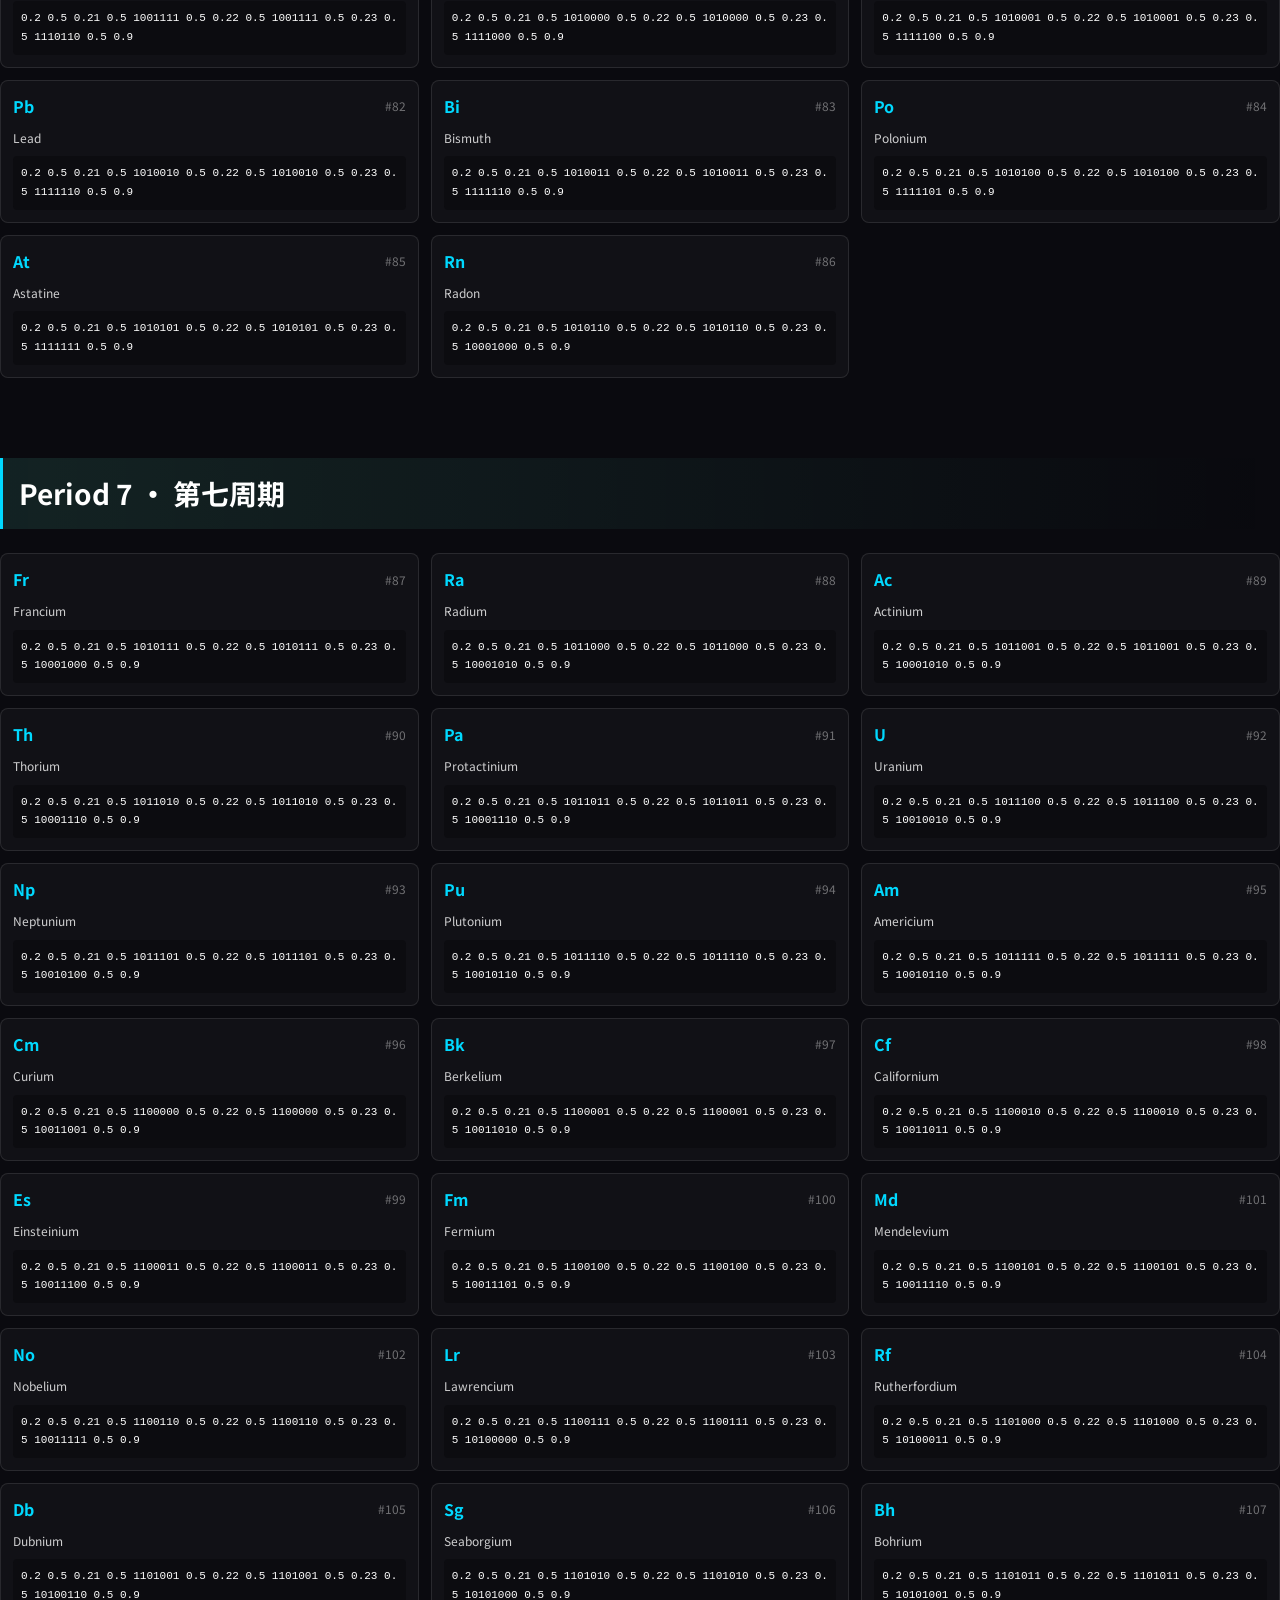
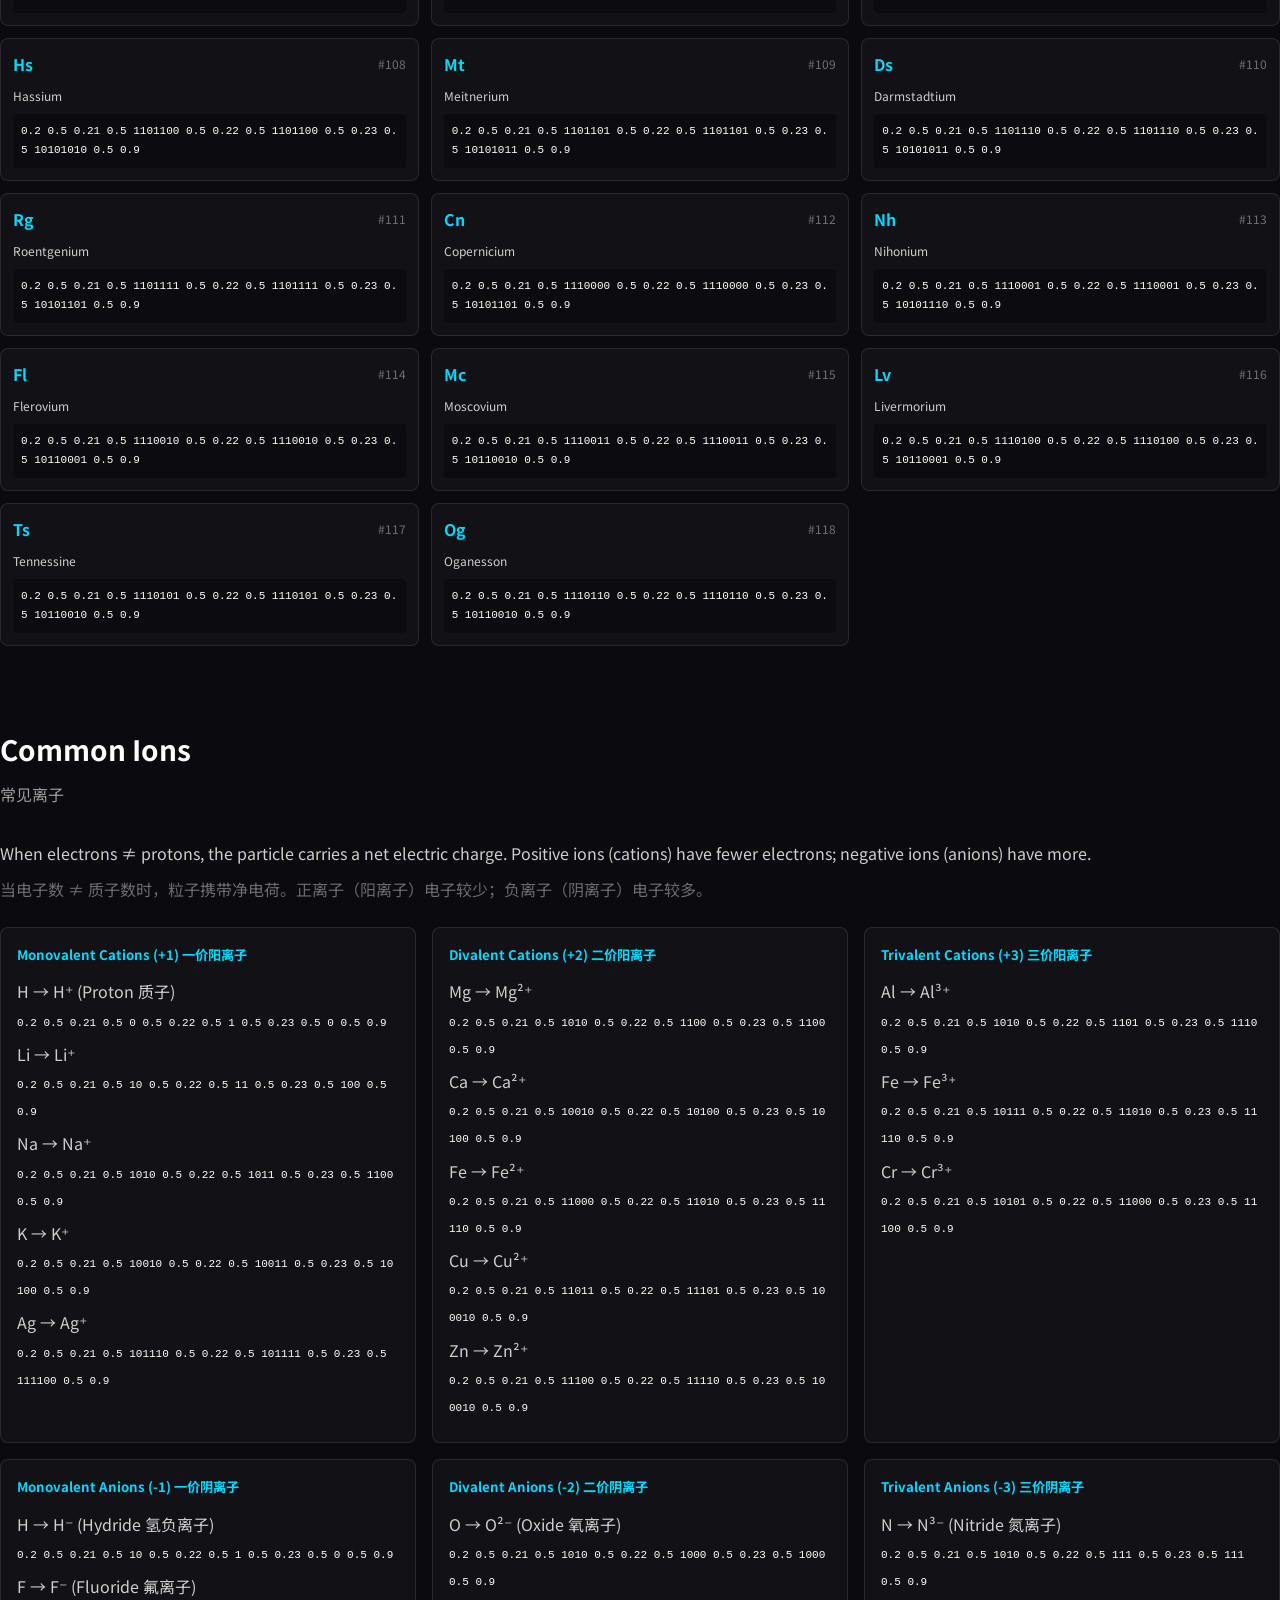
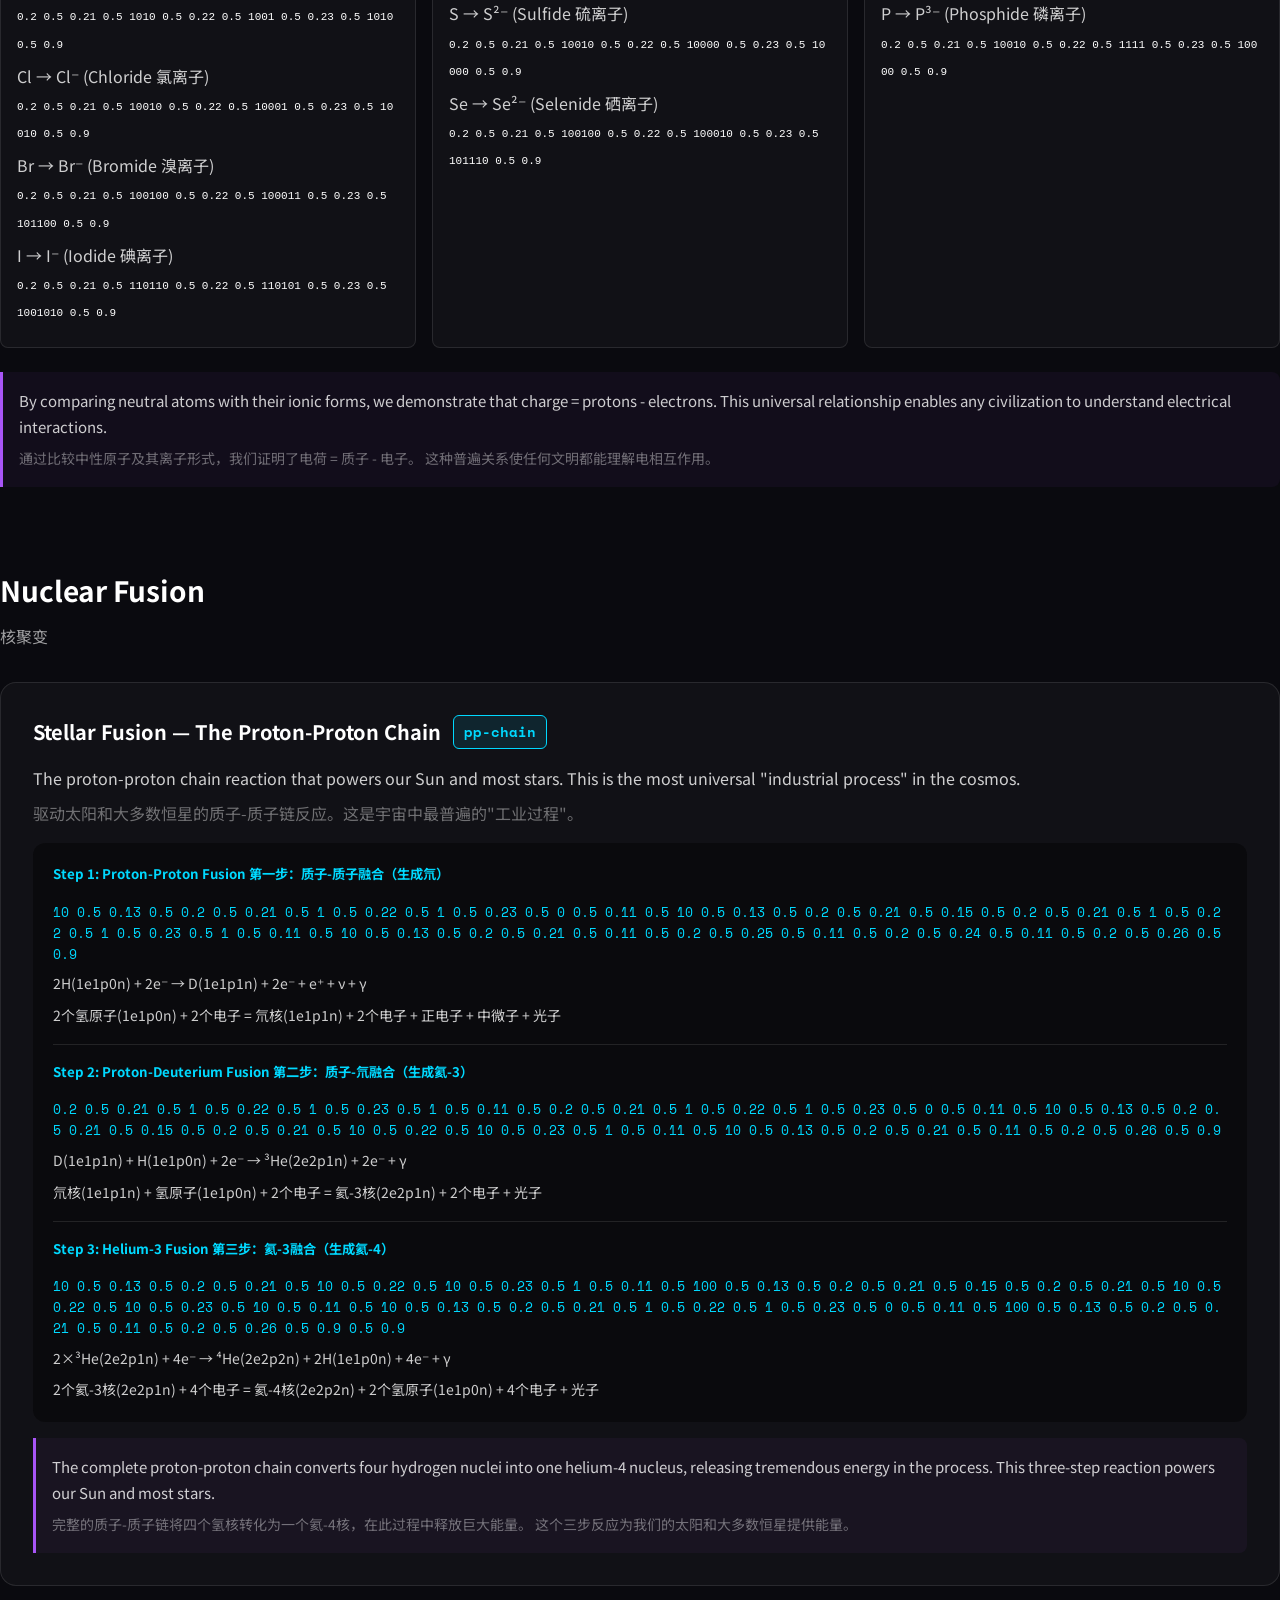
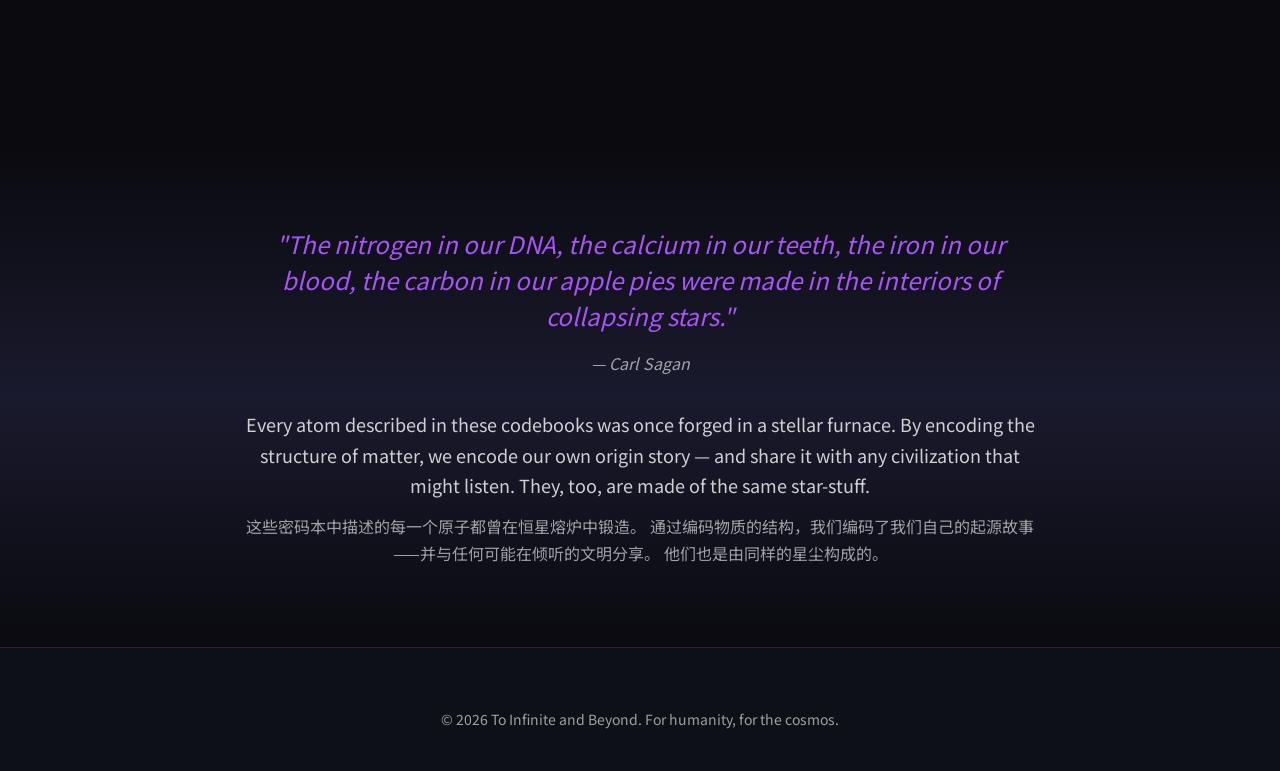
<file: codebook-matter.html>
<!DOCTYPE html>
<html lang="en">
<head>
    <meta charset="UTF-8">
    <meta name="viewport" content="width=device-width, initial-scale=1.0">
    <title>Matter Codebooks | 物质密码本 - To Infinite and Beyond</title>
    <link rel="stylesheet" href="style.css">
    <link href="https://fonts.googleapis.com/css2?family=Space+Mono:wght@400;700&family=Noto+Sans+SC:wght@300;400;500;700&display=swap" rel="stylesheet">
    <style>
        .element-grid {
            display: grid;
            grid-template-columns: repeat(auto-fill, minmax(320px, 1fr));
            gap: 12px;
            margin: 24px 0;
        }
        .element-item {
            background: rgba(255,255,255,0.03);
            border: 1px solid rgba(255,255,255,0.1);
            border-radius: 8px;
            padding: 12px;
            font-size: 13px;
        }
        .element-item .el-header {
            display: flex;
            justify-content: space-between;
            align-items: center;
            margin-bottom: 8px;
        }
        .element-item .el-symbol {
            font-weight: bold;
            color: var(--aurora-green);
            font-size: 16px;
        }
        .element-item .el-number {
            color: var(--text-dim);
            font-size: 12px;
        }
        .element-item .el-name {
            color: var(--text-secondary);
            font-size: 12px;
        }
        .element-item code {
            display: block;
            font-size: 11px;
            color: var(--aurora-blue);
            word-break: break-all;
            margin-top: 8px;
            padding: 8px;
            background: rgba(0,0,0,0.3);
            border-radius: 4px;
        }
        .period-title {
            margin: 32px 0 16px;
            padding: 12px 16px;
            background: linear-gradient(90deg, rgba(100,255,218,0.1), transparent);
            border-left: 3px solid var(--aurora-green);
            font-size: 18px;
        }
        .ion-grid {
            display: grid;
            grid-template-columns: repeat(auto-fill, minmax(400px, 1fr));
            gap: 16px;
            margin: 24px 0;
        }
        .ion-card {
            background: rgba(255,255,255,0.03);
            border: 1px solid rgba(255,255,255,0.1);
            border-radius: 8px;
            padding: 16px;
        }
        .ion-card h5 {
            color: var(--aurora-green);
            margin-bottom: 12px;
        }
        .ion-pair {
            margin: 8px 0;
        }
        .ion-pair .neutral {
            color: var(--text-secondary);
        }
        .ion-pair .ion {
            color: var(--aurora-blue);
            margin-top: 4px;
        }
        .ion-pair code {
            font-size: 11px;
            word-break: break-all;
        }
    </style>
</head>
<body>
    <div class="starfield" id="starfield"></div>

    <nav class="navbar">
        <div class="nav-container">
            <div class="logo">
                <a href="index.html">
                    <span class="logo-symbol">∞</span>
                    <span class="logo-text">To Infinite and Beyond</span>
                </a>
            </div>
            <ul class="nav-menu">
                <li class="nav-item"><a href="index.html" class="nav-link">Home <span class="nav-chinese">首页</span></a></li>
                <li class="nav-item"><a href="index.html#dictionary" class="nav-link">Dictionary <span class="nav-chinese">词典</span></a></li>
                <li class="nav-item"><a href="index.html#codebook" class="nav-link active">Codebook <span class="nav-chinese">密码本</span></a></li>
            </ul>
            <div class="hamburger">
                <span class="bar"></span>
                <span class="bar"></span>
                <span class="bar"></span>
            </div>
        </div>
    </nav>

    <section class="subpage-hero">
        <div class="container">
            <a href="index.html#codebook" class="back-link">← Back to Codebooks</a>
            <h1>Matter Codebooks</h1>
            <p class="cn-title">物质密码本</p>
            <p class="intro">
                The complete periodic table of 118 elements — the building blocks of all matter in the universe.
                Each element is defined by its electron, proton, and neutron count.
                <span class="cn">
                    完整的118种元素周期表——宇宙中所有物质的基本构件。
                    每种元素由其电子、质子和中子数量定义。
                </span>
            </p>
        </div>
    </section>

    <section class="codebook-full">
        <div class="container">
            <!-- Encoding Format -->
            <div class="codebook-section">
                <h3>Encoding Format</h3>
                <p class="cn-subtitle">编码格式</p>
                <div class="codebook-entry">
                    <h4>Atom Structure Pattern <span class="symbol-badge">0.2 + subparticles</span></h4>
                    <p style="margin-bottom: 16px; color: var(--text-secondary);">
                        Format: <code style="background: rgba(0,0,0,0.3); padding: 4px 8px; border-radius: 4px;">0.2 0.5 0.21 0.5 [e] 0.5 0.22 0.5 [p] 0.5 0.23 0.5 [n] 0.5 0.9</code>
                        <span class="cn" style="display: block; margin-top: 8px; color: var(--text-dim);">
                            格式：0.2（物质）+ 0.21（电子）+ 数量 + 0.22（质子）+ 数量 + 0.23（中子）+ 数量 + 0.9（句号）
                        </span>
                    </p>
                    <p style="color: var(--text-dim); font-size: 14px;">
                        All numbers are in binary. Neutral atoms have equal electrons and protons.
                        Neutron count corresponds to the most stable isotope.
                        <span class="cn" style="display: block; margin-top: 4px;">
                            所有数字均为二进制。中性原子的电子和质子数量相等。中子数对应最稳定同位素。
                        </span>
                    </p>
                </div>
            </div>

            <!-- Period 1 -->
            <div class="codebook-section">
                <h3 class="period-title">Period 1 · 第一周期</h3>
                <div class="element-grid">
                    <div class="element-item">
                        <div class="el-header">
                            <span class="el-symbol">H</span>
                            <span class="el-number">#1</span>
                        </div>
                        \1</div>
                        <code>0.2 0.5 0.21 0.5 1 0.5 0.22 0.5 1 0.5 0.23 0.5 0 0.5 0.9</code>
                    </div>
                    <div class="element-item">
                        <div class="el-header">
                            <span class="el-symbol">He</span>
                            <span class="el-number">#2</span>
                        </div>
                        <div class="el-name">Helium</div>
                        <code>0.2 0.5 0.21 0.5 10 0.5 0.22 0.5 10 0.5 0.23 0.5 10 0.5 0.9</code>
                    </div>
                </div>
            </div>

            <!-- Period 2 -->
            <div class="codebook-section">
                <h3 class="period-title">Period 2 · 第二周期</h3>
                <div class="element-grid">
                    <div class="element-item">
                        <div class="el-header"><span class="el-symbol">Li</span><span class="el-number">#3</span></div>
                        <div class="el-name">Lithium</div>
                        <code>0.2 0.5 0.21 0.5 11 0.5 0.22 0.5 11 0.5 0.23 0.5 100 0.5 0.9</code>
                    </div>
                    <div class="element-item">
                        <div class="el-header"><span class="el-symbol">Be</span><span class="el-number">#4</span></div>
                        <div class="el-name">Beryllium</div>
                        <code>0.2 0.5 0.21 0.5 100 0.5 0.22 0.5 100 0.5 0.23 0.5 101 0.5 0.9</code>
                    </div>
                    <div class="element-item">
                        <div class="el-header"><span class="el-symbol">B</span><span class="el-number">#5</span></div>
                        <div class="el-name">Boron</div>
                        <code>0.2 0.5 0.21 0.5 101 0.5 0.22 0.5 101 0.5 0.23 0.5 110 0.5 0.9</code>
                    </div>
                    <div class="element-item">
                        <div class="el-header"><span class="el-symbol">C</span><span class="el-number">#6</span></div>
                        <div class="el-name">Carbon</div>
                        <code>0.2 0.5 0.21 0.5 110 0.5 0.22 0.5 110 0.5 0.23 0.5 110 0.5 0.9</code>
                    </div>
                    <div class="element-item">
                        <div class="el-header"><span class="el-symbol">N</span><span class="el-number">#7</span></div>
                        <div class="el-name">Nitrogen</div>
                        <code>0.2 0.5 0.21 0.5 111 0.5 0.22 0.5 111 0.5 0.23 0.5 111 0.5 0.9</code>
                    </div>
                    <div class="element-item">
                        <div class="el-header"><span class="el-symbol">O</span><span class="el-number">#8</span></div>
                        <div class="el-name">Oxygen</div>
                        <code>0.2 0.5 0.21 0.5 1000 0.5 0.22 0.5 1000 0.5 0.23 0.5 1000 0.5 0.9</code>
                    </div>
                    <div class="element-item">
                        <div class="el-header"><span class="el-symbol">F</span><span class="el-number">#9</span></div>
                        <div class="el-name">Fluorine</div>
                        <code>0.2 0.5 0.21 0.5 1001 0.5 0.22 0.5 1001 0.5 0.23 0.5 1010 0.5 0.9</code>
                    </div>
                    <div class="element-item">
                        <div class="el-header"><span class="el-symbol">Ne</span><span class="el-number">#10</span></div>
                        <div class="el-name">Neon</div>
                        <code>0.2 0.5 0.21 0.5 1010 0.5 0.22 0.5 1010 0.5 0.23 0.5 1010 0.5 0.9</code>
                    </div>
                </div>
            </div>

            <!-- Period 3 -->
            <div class="codebook-section">
                <h3 class="period-title">Period 3 · 第三周期</h3>
                <div class="element-grid">
                    <div class="element-item">
                        <div class="el-header"><span class="el-symbol">Na</span><span class="el-number">#11</span></div>
                        <div class="el-name">Sodium</div>
                        <code>0.2 0.5 0.21 0.5 1011 0.5 0.22 0.5 1011 0.5 0.23 0.5 1100 0.5 0.9</code>
                    </div>
                    <div class="element-item">
                        <div class="el-header"><span class="el-symbol">Mg</span><span class="el-number">#12</span></div>
                        <div class="el-name">Magnesium</div>
                        <code>0.2 0.5 0.21 0.5 1100 0.5 0.22 0.5 1100 0.5 0.23 0.5 1100 0.5 0.9</code>
                    </div>
                    <div class="element-item">
                        <div class="el-header"><span class="el-symbol">Al</span><span class="el-number">#13</span></div>
                        <div class="el-name">Aluminum</div>
                        <code>0.2 0.5 0.21 0.5 1101 0.5 0.22 0.5 1101 0.5 0.23 0.5 1110 0.5 0.9</code>
                    </div>
                    <div class="element-item">
                        <div class="el-header"><span class="el-symbol">Si</span><span class="el-number">#14</span></div>
                        <div class="el-name">Silicon</div>
                        <code>0.2 0.5 0.21 0.5 1110 0.5 0.22 0.5 1110 0.5 0.23 0.5 1110 0.5 0.9</code>
                    </div>
                    <div class="element-item">
                        <div class="el-header"><span class="el-symbol">P</span><span class="el-number">#15</span></div>
                        <div class="el-name">Phosphorus</div>
                        <code>0.2 0.5 0.21 0.5 1111 0.5 0.22 0.5 1111 0.5 0.23 0.5 10000 0.5 0.9</code>
                    </div>
                    <div class="element-item">
                        <div class="el-header"><span class="el-symbol">S</span><span class="el-number">#16</span></div>
                        <div class="el-name">Sulfur</div>
                        <code>0.2 0.5 0.21 0.5 10000 0.5 0.22 0.5 10000 0.5 0.23 0.5 10000 0.5 0.9</code>
                    </div>
                    <div class="element-item">
                        <div class="el-header"><span class="el-symbol">Cl</span><span class="el-number">#17</span></div>
                        <div class="el-name">Chlorine</div>
                        <code>0.2 0.5 0.21 0.5 10001 0.5 0.22 0.5 10001 0.5 0.23 0.5 10010 0.5 0.9</code>
                    </div>
                    <div class="element-item">
                        <div class="el-header"><span class="el-symbol">Ar</span><span class="el-number">#18</span></div>
                        <div class="el-name">Argon</div>
                        <code>0.2 0.5 0.21 0.5 10010 0.5 0.22 0.5 10010 0.5 0.23 0.5 10110 0.5 0.9</code>
                    </div>
                </div>
            </div>

            <!-- Period 4 -->
            <div class="codebook-section">
                <h3 class="period-title">Period 4 · 第四周期</h3>
                <div class="element-grid">
                    <div class="element-item">
                        <div class="el-header"><span class="el-symbol">K</span><span class="el-number">#19</span></div>
                        <div class="el-name">Potassium</div>
                        <code>0.2 0.5 0.21 0.5 10011 0.5 0.22 0.5 10011 0.5 0.23 0.5 10100 0.5 0.9</code>
                    </div>
                    <div class="element-item">
                        <div class="el-header"><span class="el-symbol">Ca</span><span class="el-number">#20</span></div>
                        <div class="el-name">Calcium</div>
                        <code>0.2 0.5 0.21 0.5 10100 0.5 0.22 0.5 10100 0.5 0.23 0.5 10100 0.5 0.9</code>
                    </div>
                    <div class="element-item">
                        <div class="el-header"><span class="el-symbol">Sc</span><span class="el-number">#21</span></div>
                        <div class="el-name">Scandium</div>
                        <code>0.2 0.5 0.21 0.5 10101 0.5 0.22 0.5 10101 0.5 0.23 0.5 11000 0.5 0.9</code>
                    </div>
                    <div class="element-item">
                        <div class="el-header"><span class="el-symbol">Ti</span><span class="el-number">#22</span></div>
                        <div class="el-name">Titanium</div>
                        <code>0.2 0.5 0.21 0.5 10110 0.5 0.22 0.5 10110 0.5 0.23 0.5 11010 0.5 0.9</code>
                    </div>
                    <div class="element-item">
                        <div class="el-header"><span class="el-symbol">V</span><span class="el-number">#23</span></div>
                        <div class="el-name">Vanadium</div>
                        <code>0.2 0.5 0.21 0.5 10111 0.5 0.22 0.5 10111 0.5 0.23 0.5 11100 0.5 0.9</code>
                    </div>
                    <div class="element-item">
                        <div class="el-header"><span class="el-symbol">Cr</span><span class="el-number">#24</span></div>
                        <div class="el-name">Chromium</div>
                        <code>0.2 0.5 0.21 0.5 11000 0.5 0.22 0.5 11000 0.5 0.23 0.5 11100 0.5 0.9</code>
                    </div>
                    <div class="element-item">
                        <div class="el-header"><span class="el-symbol">Mn</span><span class="el-number">#25</span></div>
                        <div class="el-name">Manganese</div>
                        <code>0.2 0.5 0.21 0.5 11001 0.5 0.22 0.5 11001 0.5 0.23 0.5 11110 0.5 0.9</code>
                    </div>
                    <div class="element-item">
                        <div class="el-header"><span class="el-symbol">Fe</span><span class="el-number">#26</span></div>
                        <div class="el-name">Iron</div>
                        <code>0.2 0.5 0.21 0.5 11010 0.5 0.22 0.5 11010 0.5 0.23 0.5 11110 0.5 0.9</code>
                    </div>
                    <div class="element-item">
                        <div class="el-header"><span class="el-symbol">Co</span><span class="el-number">#27</span></div>
                        <div class="el-name">Cobalt</div>
                        <code>0.2 0.5 0.21 0.5 11011 0.5 0.22 0.5 11011 0.5 0.23 0.5 100000 0.5 0.9</code>
                    </div>
                    <div class="element-item">
                        <div class="el-header"><span class="el-symbol">Ni</span><span class="el-number">#28</span></div>
                        <div class="el-name">Nickel</div>
                        <code>0.2 0.5 0.21 0.5 11100 0.5 0.22 0.5 11100 0.5 0.23 0.5 11110 0.5 0.9</code>
                    </div>
                    <div class="element-item">
                        <div class="el-header"><span class="el-symbol">Cu</span><span class="el-number">#29</span></div>
                        <div class="el-name">Copper</div>
                        <code>0.2 0.5 0.21 0.5 11101 0.5 0.22 0.5 11101 0.5 0.23 0.5 100010 0.5 0.9</code>
                    </div>
                    <div class="element-item">
                        <div class="el-header"><span class="el-symbol">Zn</span><span class="el-number">#30</span></div>
                        <div class="el-name">Zinc</div>
                        <code>0.2 0.5 0.21 0.5 11110 0.5 0.22 0.5 11110 0.5 0.23 0.5 100010 0.5 0.9</code>
                    </div>
                    <div class="element-item">
                        <div class="el-header"><span class="el-symbol">Ga</span><span class="el-number">#31</span></div>
                        <div class="el-name">Gallium</div>
                        <code>0.2 0.5 0.21 0.5 11111 0.5 0.22 0.5 11111 0.5 0.23 0.5 100110 0.5 0.9</code>
                    </div>
                    <div class="element-item">
                        <div class="el-header"><span class="el-symbol">Ge</span><span class="el-number">#32</span></div>
                        <div class="el-name">Germanium</div>
                        <code>0.2 0.5 0.21 0.5 100000 0.5 0.22 0.5 100000 0.5 0.23 0.5 101010 0.5 0.9</code>
                    </div>
                    <div class="element-item">
                        <div class="el-header"><span class="el-symbol">As</span><span class="el-number">#33</span></div>
                        <div class="el-name">Arsenic</div>
                        <code>0.2 0.5 0.21 0.5 100001 0.5 0.22 0.5 100001 0.5 0.23 0.5 101010 0.5 0.9</code>
                    </div>
                    <div class="element-item">
                        <div class="el-header"><span class="el-symbol">Se</span><span class="el-number">#34</span></div>
                        <div class="el-name">Selenium</div>
                        <code>0.2 0.5 0.21 0.5 100010 0.5 0.22 0.5 100010 0.5 0.23 0.5 101110 0.5 0.9</code>
                    </div>
                    <div class="element-item">
                        <div class="el-header"><span class="el-symbol">Br</span><span class="el-number">#35</span></div>
                        <div class="el-name">Bromine</div>
                        <code>0.2 0.5 0.21 0.5 100011 0.5 0.22 0.5 100011 0.5 0.23 0.5 101100 0.5 0.9</code>
                    </div>
                    <div class="element-item">
                        <div class="el-header"><span class="el-symbol">Kr</span><span class="el-number">#36</span></div>
                        <div class="el-name">Krypton</div>
                        <code>0.2 0.5 0.21 0.5 100100 0.5 0.22 0.5 100100 0.5 0.23 0.5 110000 0.5 0.9</code>
                    </div>
                </div>
            </div>

            <!-- Period 5 -->
            <div class="codebook-section">
                <h3 class="period-title">Period 5 · 第五周期</h3>
                <div class="element-grid">
                    <div class="element-item">
                        <div class="el-header"><span class="el-symbol">Rb</span><span class="el-number">#37</span></div>
                        <div class="el-name">Rubidium</div>
                        <code>0.2 0.5 0.21 0.5 100101 0.5 0.22 0.5 100101 0.5 0.23 0.5 110000 0.5 0.9</code>
                    </div>
                    <div class="element-item">
                        <div class="el-header"><span class="el-symbol">Sr</span><span class="el-number">#38</span></div>
                        <div class="el-name">Strontium</div>
                        <code>0.2 0.5 0.21 0.5 100110 0.5 0.22 0.5 100110 0.5 0.23 0.5 110010 0.5 0.9</code>
                    </div>
                    <div class="element-item">
                        <div class="el-header"><span class="el-symbol">Y</span><span class="el-number">#39</span></div>
                        <div class="el-name">Yttrium</div>
                        <code>0.2 0.5 0.21 0.5 100111 0.5 0.22 0.5 100111 0.5 0.23 0.5 110010 0.5 0.9</code>
                    </div>
                    <div class="element-item">
                        <div class="el-header"><span class="el-symbol">Zr</span><span class="el-number">#40</span></div>
                        <div class="el-name">Zirconium</div>
                        <code>0.2 0.5 0.21 0.5 101000 0.5 0.22 0.5 101000 0.5 0.23 0.5 110011 0.5 0.9</code>
                    </div>
                    <div class="element-item">
                        <div class="el-header"><span class="el-symbol">Nb</span><span class="el-number">#41</span></div>
                        <div class="el-name">Niobium</div>
                        <code>0.2 0.5 0.21 0.5 101001 0.5 0.22 0.5 101001 0.5 0.23 0.5 110100 0.5 0.9</code>
                    </div>
                    <div class="element-item">
                        <div class="el-header"><span class="el-symbol">Mo</span><span class="el-number">#42</span></div>
                        <div class="el-name">Molybdenum</div>
                        <code>0.2 0.5 0.21 0.5 101010 0.5 0.22 0.5 101010 0.5 0.23 0.5 110110 0.5 0.9</code>
                    </div>
                    <div class="element-item">
                        <div class="el-header"><span class="el-symbol">Tc</span><span class="el-number">#43</span></div>
                        <div class="el-name">Technetium</div>
                        <code>0.2 0.5 0.21 0.5 101011 0.5 0.22 0.5 101011 0.5 0.23 0.5 110111 0.5 0.9</code>
                    </div>
                    <div class="element-item">
                        <div class="el-header"><span class="el-symbol">Ru</span><span class="el-number">#44</span></div>
                        <div class="el-name">Ruthenium</div>
                        <code>0.2 0.5 0.21 0.5 101100 0.5 0.22 0.5 101100 0.5 0.23 0.5 111000 0.5 0.9</code>
                    </div>
                    <div class="element-item">
                        <div class="el-header"><span class="el-symbol">Rh</span><span class="el-number">#45</span></div>
                        <div class="el-name">Rhodium</div>
                        <code>0.2 0.5 0.21 0.5 101101 0.5 0.22 0.5 101101 0.5 0.23 0.5 111010 0.5 0.9</code>
                    </div>
                    <div class="element-item">
                        <div class="el-header"><span class="el-symbol">Pd</span><span class="el-number">#46</span></div>
                        <div class="el-name">Palladium</div>
                        <code>0.2 0.5 0.21 0.5 101110 0.5 0.22 0.5 101110 0.5 0.23 0.5 111100 0.5 0.9</code>
                    </div>
                    <div class="element-item">
                        <div class="el-header"><span class="el-symbol">Ag</span><span class="el-number">#47</span></div>
                        <div class="el-name">Silver</div>
                        <code>0.2 0.5 0.21 0.5 101111 0.5 0.22 0.5 101111 0.5 0.23 0.5 111100 0.5 0.9</code>
                    </div>
                    <div class="element-item">
                        <div class="el-header"><span class="el-symbol">Cd</span><span class="el-number">#48</span></div>
                        <div class="el-name">Cadmium</div>
                        <code>0.2 0.5 0.21 0.5 110000 0.5 0.22 0.5 110000 0.5 0.23 0.5 1000000 0.5 0.9</code>
                    </div>
                    <div class="element-item">
                        <div class="el-header"><span class="el-symbol">In</span><span class="el-number">#49</span></div>
                        <div class="el-name">Indium</div>
                        <code>0.2 0.5 0.21 0.5 110001 0.5 0.22 0.5 110001 0.5 0.23 0.5 1000010 0.5 0.9</code>
                    </div>
                    <div class="element-item">
                        <div class="el-header"><span class="el-symbol">Sn</span><span class="el-number">#50</span></div>
                        <div class="el-name">Tin</div>
                        <code>0.2 0.5 0.21 0.5 110010 0.5 0.22 0.5 110010 0.5 0.23 0.5 1000110 0.5 0.9</code>
                    </div>
                    <div class="element-item">
                        <div class="el-header"><span class="el-symbol">Sb</span><span class="el-number">#51</span></div>
                        <div class="el-name">Antimony</div>
                        <code>0.2 0.5 0.21 0.5 110011 0.5 0.22 0.5 110011 0.5 0.23 0.5 1001000 0.5 0.9</code>
                    </div>
                    <div class="element-item">
                        <div class="el-header"><span class="el-symbol">Te</span><span class="el-number">#52</span></div>
                        <div class="el-name">Tellurium</div>
                        <code>0.2 0.5 0.21 0.5 110100 0.5 0.22 0.5 110100 0.5 0.23 0.5 1001110 0.5 0.9</code>
                    </div>
                    <div class="element-item">
                        <div class="el-header"><span class="el-symbol">I</span><span class="el-number">#53</span></div>
                        <div class="el-name">Iodine</div>
                        <code>0.2 0.5 0.21 0.5 110101 0.5 0.22 0.5 110101 0.5 0.23 0.5 1001010 0.5 0.9</code>
                    </div>
                    <div class="element-item">
                        <div class="el-header"><span class="el-symbol">Xe</span><span class="el-number">#54</span></div>
                        <div class="el-name">Xenon</div>
                        <code>0.2 0.5 0.21 0.5 110110 0.5 0.22 0.5 110110 0.5 0.23 0.5 1001101 0.5 0.9</code>
                    </div>
                </div>
            </div>

            <!-- Period 6 -->
            <div class="codebook-section">
                <h3 class="period-title">Period 6 · 第六周期</h3>
                <div class="element-grid">
                    <div class="element-item">
                        <div class="el-header"><span class="el-symbol">Cs</span><span class="el-number">#55</span></div>
                        <div class="el-name">Cesium</div>
                        <code>0.2 0.5 0.21 0.5 110111 0.5 0.22 0.5 110111 0.5 0.23 0.5 1001110 0.5 0.9</code>
                    </div>
                    <div class="element-item">
                        <div class="el-header"><span class="el-symbol">Ba</span><span class="el-number">#56</span></div>
                        <div class="el-name">Barium</div>
                        <code>0.2 0.5 0.21 0.5 111000 0.5 0.22 0.5 111000 0.5 0.23 0.5 1010001 0.5 0.9</code>
                    </div>
                    <div class="element-item">
                        <div class="el-header"><span class="el-symbol">La</span><span class="el-number">#57</span></div>
                        <div class="el-name">Lanthanum</div>
                        <code>0.2 0.5 0.21 0.5 111001 0.5 0.22 0.5 111001 0.5 0.23 0.5 1010010 0.5 0.9</code>
                    </div>
                    <div class="element-item">
                        <div class="el-header"><span class="el-symbol">Ce</span><span class="el-number">#58</span></div>
                        <div class="el-name">Cerium</div>
                        <code>0.2 0.5 0.21 0.5 111010 0.5 0.22 0.5 111010 0.5 0.23 0.5 1010010 0.5 0.9</code>
                    </div>
                    <div class="element-item">
                        <div class="el-header"><span class="el-symbol">Pr</span><span class="el-number">#59</span></div>
                        <div class="el-name">Praseodymium</div>
                        <code>0.2 0.5 0.21 0.5 111011 0.5 0.22 0.5 111011 0.5 0.23 0.5 1010010 0.5 0.9</code>
                    </div>
                    <div class="element-item">
                        <div class="el-header"><span class="el-symbol">Nd</span><span class="el-number">#60</span></div>
                        <div class="el-name">Neodymium</div>
                        <code>0.2 0.5 0.21 0.5 111100 0.5 0.22 0.5 111100 0.5 0.23 0.5 1010100 0.5 0.9</code>
                    </div>
                    <div class="element-item">
                        <div class="el-header"><span class="el-symbol">Pm</span><span class="el-number">#61</span></div>
                        <div class="el-name">Promethium</div>
                        <code>0.2 0.5 0.21 0.5 111101 0.5 0.22 0.5 111101 0.5 0.23 0.5 1010100 0.5 0.9</code>
                    </div>
                    <div class="element-item">
                        <div class="el-header"><span class="el-symbol">Sm</span><span class="el-number">#62</span></div>
                        <div class="el-name">Samarium</div>
                        <code>0.2 0.5 0.21 0.5 111110 0.5 0.22 0.5 111110 0.5 0.23 0.5 1011000 0.5 0.9</code>
                    </div>
                    <div class="element-item">
                        <div class="el-header"><span class="el-symbol">Eu</span><span class="el-number">#63</span></div>
                        <div class="el-name">Europium</div>
                        <code>0.2 0.5 0.21 0.5 111111 0.5 0.22 0.5 111111 0.5 0.23 0.5 1011001 0.5 0.9</code>
                    </div>
                    <div class="element-item">
                        <div class="el-header"><span class="el-symbol">Gd</span><span class="el-number">#64</span></div>
                        <div class="el-name">Gadolinium</div>
                        <code>0.2 0.5 0.21 0.5 1000000 0.5 0.22 0.5 1000000 0.5 0.23 0.5 1011101 0.5 0.9</code>
                    </div>
                    <div class="element-item">
                        <div class="el-header"><span class="el-symbol">Tb</span><span class="el-number">#65</span></div>
                        <div class="el-name">Terbium</div>
                        <code>0.2 0.5 0.21 0.5 1000001 0.5 0.22 0.5 1000001 0.5 0.23 0.5 1011100 0.5 0.9</code>
                    </div>
                    <div class="element-item">
                        <div class="el-header"><span class="el-symbol">Dy</span><span class="el-number">#66</span></div>
                        <div class="el-name">Dysprosium</div>
                        <code>0.2 0.5 0.21 0.5 1000010 0.5 0.22 0.5 1000010 0.5 0.23 0.5 1100001 0.5 0.9</code>
                    </div>
                    <div class="element-item">
                        <div class="el-header"><span class="el-symbol">Ho</span><span class="el-number">#67</span></div>
                        <div class="el-name">Holmium</div>
                        <code>0.2 0.5 0.21 0.5 1000011 0.5 0.22 0.5 1000011 0.5 0.23 0.5 1100010 0.5 0.9</code>
                    </div>
                    <div class="element-item">
                        <div class="el-header"><span class="el-symbol">Er</span><span class="el-number">#68</span></div>
                        <div class="el-name">Erbium</div>
                        <code>0.2 0.5 0.21 0.5 1000100 0.5 0.22 0.5 1000100 0.5 0.23 0.5 1100010 0.5 0.9</code>
                    </div>
                    <div class="element-item">
                        <div class="el-header"><span class="el-symbol">Tm</span><span class="el-number">#69</span></div>
                        <div class="el-name">Thulium</div>
                        <code>0.2 0.5 0.21 0.5 1000101 0.5 0.22 0.5 1000101 0.5 0.23 0.5 1100100 0.5 0.9</code>
                    </div>
                    <div class="element-item">
                        <div class="el-header"><span class="el-symbol">Yb</span><span class="el-number">#70</span></div>
                        <div class="el-name">Ytterbium</div>
                        <code>0.2 0.5 0.21 0.5 1000110 0.5 0.22 0.5 1000110 0.5 0.23 0.5 1100111 0.5 0.9</code>
                    </div>
                    <div class="element-item">
                        <div class="el-header"><span class="el-symbol">Lu</span><span class="el-number">#71</span></div>
                        <div class="el-name">Lutetium</div>
                        <code>0.2 0.5 0.21 0.5 1000111 0.5 0.22 0.5 1000111 0.5 0.23 0.5 1101001 0.5 0.9</code>
                    </div>
                    <div class="element-item">
                        <div class="el-header"><span class="el-symbol">Hf</span><span class="el-number">#72</span></div>
                        <div class="el-name">Hafnium</div>
                        <code>0.2 0.5 0.21 0.5 1001000 0.5 0.22 0.5 1001000 0.5 0.23 0.5 1101110 0.5 0.9</code>
                    </div>
                    <div class="element-item">
                        <div class="el-header"><span class="el-symbol">Ta</span><span class="el-number">#73</span></div>
                        <div class="el-name">Tantalum</div>
                        <code>0.2 0.5 0.21 0.5 1001001 0.5 0.22 0.5 1001001 0.5 0.23 0.5 1101111 0.5 0.9</code>
                    </div>
                    <div class="element-item">
                        <div class="el-header"><span class="el-symbol">W</span><span class="el-number">#74</span></div>
                        <div class="el-name">Tungsten</div>
                        <code>0.2 0.5 0.21 0.5 1001010 0.5 0.22 0.5 1001010 0.5 0.23 0.5 1110000 0.5 0.9</code>
                    </div>
                    <div class="element-item">
                        <div class="el-header"><span class="el-symbol">Re</span><span class="el-number">#75</span></div>
                        <div class="el-name">Rhenium</div>
                        <code>0.2 0.5 0.21 0.5 1001011 0.5 0.22 0.5 1001011 0.5 0.23 0.5 1110000 0.5 0.9</code>
                    </div>
                    <div class="element-item">
                        <div class="el-header"><span class="el-symbol">Os</span><span class="el-number">#76</span></div>
                        <div class="el-name">Osmium</div>
                        <code>0.2 0.5 0.21 0.5 1001100 0.5 0.22 0.5 1001100 0.5 0.23 0.5 1110010 0.5 0.9</code>
                    </div>
                    <div class="element-item">
                        <div class="el-header"><span class="el-symbol">Ir</span><span class="el-number">#77</span></div>
                        <div class="el-name">Iridium</div>
                        <code>0.2 0.5 0.21 0.5 1001101 0.5 0.22 0.5 1001101 0.5 0.23 0.5 1110011 0.5 0.9</code>
                    </div>
                    <div class="element-item">
                        <div class="el-header"><span class="el-symbol">Pt</span><span class="el-number">#78</span></div>
                        <div class="el-name">Platinum</div>
                        <code>0.2 0.5 0.21 0.5 1001110 0.5 0.22 0.5 1001110 0.5 0.23 0.5 1110101 0.5 0.9</code>
                    </div>
                    <div class="element-item">
                        <div class="el-header"><span class="el-symbol">Au</span><span class="el-number">#79</span></div>
                        <div class="el-name">Gold</div>
                        <code>0.2 0.5 0.21 0.5 1001111 0.5 0.22 0.5 1001111 0.5 0.23 0.5 1110110 0.5 0.9</code>
                    </div>
                    <div class="element-item">
                        <div class="el-header"><span class="el-symbol">Hg</span><span class="el-number">#80</span></div>
                        <div class="el-name">Mercury</div>
                        <code>0.2 0.5 0.21 0.5 1010000 0.5 0.22 0.5 1010000 0.5 0.23 0.5 1111000 0.5 0.9</code>
                    </div>
                    <div class="element-item">
                        <div class="el-header"><span class="el-symbol">Tl</span><span class="el-number">#81</span></div>
                        <div class="el-name">Thallium</div>
                        <code>0.2 0.5 0.21 0.5 1010001 0.5 0.22 0.5 1010001 0.5 0.23 0.5 1111100 0.5 0.9</code>
                    </div>
                    <div class="element-item">
                        <div class="el-header"><span class="el-symbol">Pb</span><span class="el-number">#82</span></div>
                        <div class="el-name">Lead</div>
                        <code>0.2 0.5 0.21 0.5 1010010 0.5 0.22 0.5 1010010 0.5 0.23 0.5 1111110 0.5 0.9</code>
                    </div>
                    <div class="element-item">
                        <div class="el-header"><span class="el-symbol">Bi</span><span class="el-number">#83</span></div>
                        <div class="el-name">Bismuth</div>
                        <code>0.2 0.5 0.21 0.5 1010011 0.5 0.22 0.5 1010011 0.5 0.23 0.5 1111110 0.5 0.9</code>
                    </div>
                    <div class="element-item">
                        <div class="el-header"><span class="el-symbol">Po</span><span class="el-number">#84</span></div>
                        <div class="el-name">Polonium</div>
                        <code>0.2 0.5 0.21 0.5 1010100 0.5 0.22 0.5 1010100 0.5 0.23 0.5 1111101 0.5 0.9</code>
                    </div>
                    <div class="element-item">
                        <div class="el-header"><span class="el-symbol">At</span><span class="el-number">#85</span></div>
                        <div class="el-name">Astatine</div>
                        <code>0.2 0.5 0.21 0.5 1010101 0.5 0.22 0.5 1010101 0.5 0.23 0.5 1111111 0.5 0.9</code>
                    </div>
                    <div class="element-item">
                        <div class="el-header"><span class="el-symbol">Rn</span><span class="el-number">#86</span></div>
                        <div class="el-name">Radon</div>
                        <code>0.2 0.5 0.21 0.5 1010110 0.5 0.22 0.5 1010110 0.5 0.23 0.5 10001000 0.5 0.9</code>
                    </div>
                </div>
            </div>

            <!-- Period 7 -->
            <div class="codebook-section">
                <h3 class="period-title">Period 7 · 第七周期</h3>
                <div class="element-grid">
                    <div class="element-item">
                        <div class="el-header"><span class="el-symbol">Fr</span><span class="el-number">#87</span></div>
                        <div class="el-name">Francium</div>
                        <code>0.2 0.5 0.21 0.5 1010111 0.5 0.22 0.5 1010111 0.5 0.23 0.5 10001000 0.5 0.9</code>
                    </div>
                    <div class="element-item">
                        <div class="el-header"><span class="el-symbol">Ra</span><span class="el-number">#88</span></div>
                        <div class="el-name">Radium</div>
                        <code>0.2 0.5 0.21 0.5 1011000 0.5 0.22 0.5 1011000 0.5 0.23 0.5 10001010 0.5 0.9</code>
                    </div>
                    <div class="element-item">
                        <div class="el-header"><span class="el-symbol">Ac</span><span class="el-number">#89</span></div>
                        <div class="el-name">Actinium</div>
                        <code>0.2 0.5 0.21 0.5 1011001 0.5 0.22 0.5 1011001 0.5 0.23 0.5 10001010 0.5 0.9</code>
                    </div>
                    <div class="element-item">
                        <div class="el-header"><span class="el-symbol">Th</span><span class="el-number">#90</span></div>
                        <div class="el-name">Thorium</div>
                        <code>0.2 0.5 0.21 0.5 1011010 0.5 0.22 0.5 1011010 0.5 0.23 0.5 10001110 0.5 0.9</code>
                    </div>
                    <div class="element-item">
                        <div class="el-header"><span class="el-symbol">Pa</span><span class="el-number">#91</span></div>
                        <div class="el-name">Protactinium</div>
                        <code>0.2 0.5 0.21 0.5 1011011 0.5 0.22 0.5 1011011 0.5 0.23 0.5 10001110 0.5 0.9</code>
                    </div>
                    <div class="element-item">
                        <div class="el-header"><span class="el-symbol">U</span><span class="el-number">#92</span></div>
                        <div class="el-name">Uranium</div>
                        <code>0.2 0.5 0.21 0.5 1011100 0.5 0.22 0.5 1011100 0.5 0.23 0.5 10010010 0.5 0.9</code>
                    </div>
                    <div class="element-item">
                        <div class="el-header"><span class="el-symbol">Np</span><span class="el-number">#93</span></div>
                        <div class="el-name">Neptunium</div>
                        <code>0.2 0.5 0.21 0.5 1011101 0.5 0.22 0.5 1011101 0.5 0.23 0.5 10010100 0.5 0.9</code>
                    </div>
                    <div class="element-item">
                        <div class="el-header"><span class="el-symbol">Pu</span><span class="el-number">#94</span></div>
                        <div class="el-name">Plutonium</div>
                        <code>0.2 0.5 0.21 0.5 1011110 0.5 0.22 0.5 1011110 0.5 0.23 0.5 10010110 0.5 0.9</code>
                    </div>
                    <div class="element-item">
                        <div class="el-header"><span class="el-symbol">Am</span><span class="el-number">#95</span></div>
                        <div class="el-name">Americium</div>
                        <code>0.2 0.5 0.21 0.5 1011111 0.5 0.22 0.5 1011111 0.5 0.23 0.5 10010110 0.5 0.9</code>
                    </div>
                    <div class="element-item">
                        <div class="el-header"><span class="el-symbol">Cm</span><span class="el-number">#96</span></div>
                        <div class="el-name">Curium</div>
                        <code>0.2 0.5 0.21 0.5 1100000 0.5 0.22 0.5 1100000 0.5 0.23 0.5 10011001 0.5 0.9</code>
                    </div>
                    <div class="element-item">
                        <div class="el-header"><span class="el-symbol">Bk</span><span class="el-number">#97</span></div>
                        <div class="el-name">Berkelium</div>
                        <code>0.2 0.5 0.21 0.5 1100001 0.5 0.22 0.5 1100001 0.5 0.23 0.5 10011010 0.5 0.9</code>
                    </div>
                    <div class="element-item">
                        <div class="el-header"><span class="el-symbol">Cf</span><span class="el-number">#98</span></div>
                        <div class="el-name">Californium</div>
                        <code>0.2 0.5 0.21 0.5 1100010 0.5 0.22 0.5 1100010 0.5 0.23 0.5 10011011 0.5 0.9</code>
                    </div>
                    <div class="element-item">
                        <div class="el-header"><span class="el-symbol">Es</span><span class="el-number">#99</span></div>
                        <div class="el-name">Einsteinium</div>
                        <code>0.2 0.5 0.21 0.5 1100011 0.5 0.22 0.5 1100011 0.5 0.23 0.5 10011100 0.5 0.9</code>
                    </div>
                    <div class="element-item">
                        <div class="el-header"><span class="el-symbol">Fm</span><span class="el-number">#100</span></div>
                        <div class="el-name">Fermium</div>
                        <code>0.2 0.5 0.21 0.5 1100100 0.5 0.22 0.5 1100100 0.5 0.23 0.5 10011101 0.5 0.9</code>
                    </div>
                    <div class="element-item">
                        <div class="el-header"><span class="el-symbol">Md</span><span class="el-number">#101</span></div>
                        <div class="el-name">Mendelevium</div>
                        <code>0.2 0.5 0.21 0.5 1100101 0.5 0.22 0.5 1100101 0.5 0.23 0.5 10011110 0.5 0.9</code>
                    </div>
                    <div class="element-item">
                        <div class="el-header"><span class="el-symbol">No</span><span class="el-number">#102</span></div>
                        <div class="el-name">Nobelium</div>
                        <code>0.2 0.5 0.21 0.5 1100110 0.5 0.22 0.5 1100110 0.5 0.23 0.5 10011111 0.5 0.9</code>
                    </div>
                    <div class="element-item">
                        <div class="el-header"><span class="el-symbol">Lr</span><span class="el-number">#103</span></div>
                        <div class="el-name">Lawrencium</div>
                        <code>0.2 0.5 0.21 0.5 1100111 0.5 0.22 0.5 1100111 0.5 0.23 0.5 10100000 0.5 0.9</code>
                    </div>
                    <div class="element-item">
                        <div class="el-header"><span class="el-symbol">Rf</span><span class="el-number">#104</span></div>
                        <div class="el-name">Rutherfordium</div>
                        <code>0.2 0.5 0.21 0.5 1101000 0.5 0.22 0.5 1101000 0.5 0.23 0.5 10100011 0.5 0.9</code>
                    </div>
                    <div class="element-item">
                        <div class="el-header"><span class="el-symbol">Db</span><span class="el-number">#105</span></div>
                        <div class="el-name">Dubnium</div>
                        <code>0.2 0.5 0.21 0.5 1101001 0.5 0.22 0.5 1101001 0.5 0.23 0.5 10100110 0.5 0.9</code>
                    </div>
                    <div class="element-item">
                        <div class="el-header"><span class="el-symbol">Sg</span><span class="el-number">#106</span></div>
                        <div class="el-name">Seaborgium</div>
                        <code>0.2 0.5 0.21 0.5 1101010 0.5 0.22 0.5 1101010 0.5 0.23 0.5 10101000 0.5 0.9</code>
                    </div>
                    <div class="element-item">
                        <div class="el-header"><span class="el-symbol">Bh</span><span class="el-number">#107</span></div>
                        <div class="el-name">Bohrium</div>
                        <code>0.2 0.5 0.21 0.5 1101011 0.5 0.22 0.5 1101011 0.5 0.23 0.5 10101001 0.5 0.9</code>
                    </div>
                    <div class="element-item">
                        <div class="el-header"><span class="el-symbol">Hs</span><span class="el-number">#108</span></div>
                        <div class="el-name">Hassium</div>
                        <code>0.2 0.5 0.21 0.5 1101100 0.5 0.22 0.5 1101100 0.5 0.23 0.5 10101010 0.5 0.9</code>
                    </div>
                    <div class="element-item">
                        <div class="el-header"><span class="el-symbol">Mt</span><span class="el-number">#109</span></div>
                        <div class="el-name">Meitnerium</div>
                        <code>0.2 0.5 0.21 0.5 1101101 0.5 0.22 0.5 1101101 0.5 0.23 0.5 10101011 0.5 0.9</code>
                    </div>
                    <div class="element-item">
                        <div class="el-header"><span class="el-symbol">Ds</span><span class="el-number">#110</span></div>
                        <div class="el-name">Darmstadtium</div>
                        <code>0.2 0.5 0.21 0.5 1101110 0.5 0.22 0.5 1101110 0.5 0.23 0.5 10101011 0.5 0.9</code>
                    </div>
                    <div class="element-item">
                        <div class="el-header"><span class="el-symbol">Rg</span><span class="el-number">#111</span></div>
                        <div class="el-name">Roentgenium</div>
                        <code>0.2 0.5 0.21 0.5 1101111 0.5 0.22 0.5 1101111 0.5 0.23 0.5 10101101 0.5 0.9</code>
                    </div>
                    <div class="element-item">
                        <div class="el-header"><span class="el-symbol">Cn</span><span class="el-number">#112</span></div>
                        <div class="el-name">Copernicium</div>
                        <code>0.2 0.5 0.21 0.5 1110000 0.5 0.22 0.5 1110000 0.5 0.23 0.5 10101101 0.5 0.9</code>
                    </div>
                    <div class="element-item">
                        <div class="el-header"><span class="el-symbol">Nh</span><span class="el-number">#113</span></div>
                        <div class="el-name">Nihonium</div>
                        <code>0.2 0.5 0.21 0.5 1110001 0.5 0.22 0.5 1110001 0.5 0.23 0.5 10101110 0.5 0.9</code>
                    </div>
                    <div class="element-item">
                        <div class="el-header"><span class="el-symbol">Fl</span><span class="el-number">#114</span></div>
                        <div class="el-name">Flerovium</div>
                        <code>0.2 0.5 0.21 0.5 1110010 0.5 0.22 0.5 1110010 0.5 0.23 0.5 10110001 0.5 0.9</code>
                    </div>
                    <div class="element-item">
                        <div class="el-header"><span class="el-symbol">Mc</span><span class="el-number">#115</span></div>
                        <div class="el-name">Moscovium</div>
                        <code>0.2 0.5 0.21 0.5 1110011 0.5 0.22 0.5 1110011 0.5 0.23 0.5 10110010 0.5 0.9</code>
                    </div>
                    <div class="element-item">
                        <div class="el-header"><span class="el-symbol">Lv</span><span class="el-number">#116</span></div>
                        <div class="el-name">Livermorium</div>
                        <code>0.2 0.5 0.21 0.5 1110100 0.5 0.22 0.5 1110100 0.5 0.23 0.5 10110001 0.5 0.9</code>
                    </div>
                    <div class="element-item">
                        <div class="el-header"><span class="el-symbol">Ts</span><span class="el-number">#117</span></div>
                        <div class="el-name">Tennessine</div>
                        <code>0.2 0.5 0.21 0.5 1110101 0.5 0.22 0.5 1110101 0.5 0.23 0.5 10110010 0.5 0.9</code>
                    </div>
                    <div class="element-item">
                        <div class="el-header"><span class="el-symbol">Og</span><span class="el-number">#118</span></div>
                        <div class="el-name">Oganesson</div>
                        <code>0.2 0.5 0.21 0.5 1110110 0.5 0.22 0.5 1110110 0.5 0.23 0.5 10110010 0.5 0.9</code>
                    </div>
                </div>
            </div>

            <!-- Ion Examples -->
            <div class="codebook-section">
                <h3>Common Ions</h3>
                <p class="cn-subtitle">常见离子</p>
                <p style="margin-bottom: 24px; color: var(--text-secondary);">
                    When electrons ≠ protons, the particle carries a net electric charge.
                    Positive ions (cations) have fewer electrons; negative ions (anions) have more.
                    <span class="cn" style="display: block; margin-top: 8px; color: var(--text-dim);">
                        当电子数 ≠ 质子数时，粒子携带净电荷。正离子（阳离子）电子较少；负离子（阴离子）电子较多。
                    </span>
                </p>

                <div class="ion-grid">
                    <!-- Monovalent Cations -->
                    <div class="ion-card">
                        <h5>Monovalent Cations (+1) 一价阳离子</h5>
                        <div class="ion-pair">
                            <div class="neutral">H → H⁺ (Proton 质子)</div>
                            <code>0.2 0.5 0.21 0.5 0 0.5 0.22 0.5 1 0.5 0.23 0.5 0 0.5 0.9</code>
                        </div>
                        <div class="ion-pair">
                            <div class="neutral">Li → Li⁺</div>
                            <code>0.2 0.5 0.21 0.5 10 0.5 0.22 0.5 11 0.5 0.23 0.5 100 0.5 0.9</code>
                        </div>
                        <div class="ion-pair">
                            <div class="neutral">Na → Na⁺</div>
                            <code>0.2 0.5 0.21 0.5 1010 0.5 0.22 0.5 1011 0.5 0.23 0.5 1100 0.5 0.9</code>
                        </div>
                        <div class="ion-pair">
                            <div class="neutral">K → K⁺</div>
                            <code>0.2 0.5 0.21 0.5 10010 0.5 0.22 0.5 10011 0.5 0.23 0.5 10100 0.5 0.9</code>
                        </div>
                        <div class="ion-pair">
                            <div class="neutral">Ag → Ag⁺</div>
                            <code>0.2 0.5 0.21 0.5 101110 0.5 0.22 0.5 101111 0.5 0.23 0.5 111100 0.5 0.9</code>
                        </div>
                    </div>

                    <!-- Divalent Cations -->
                    <div class="ion-card">
                        <h5>Divalent Cations (+2) 二价阳离子</h5>
                        <div class="ion-pair">
                            <div class="neutral">Mg → Mg²⁺</div>
                            <code>0.2 0.5 0.21 0.5 1010 0.5 0.22 0.5 1100 0.5 0.23 0.5 1100 0.5 0.9</code>
                        </div>
                        <div class="ion-pair">
                            <div class="neutral">Ca → Ca²⁺</div>
                            <code>0.2 0.5 0.21 0.5 10010 0.5 0.22 0.5 10100 0.5 0.23 0.5 10100 0.5 0.9</code>
                        </div>
                        <div class="ion-pair">
                            <div class="neutral">Fe → Fe²⁺</div>
                            <code>0.2 0.5 0.21 0.5 11000 0.5 0.22 0.5 11010 0.5 0.23 0.5 11110 0.5 0.9</code>
                        </div>
                        <div class="ion-pair">
                            <div class="neutral">Cu → Cu²⁺</div>
                            <code>0.2 0.5 0.21 0.5 11011 0.5 0.22 0.5 11101 0.5 0.23 0.5 100010 0.5 0.9</code>
                        </div>
                        <div class="ion-pair">
                            <div class="neutral">Zn → Zn²⁺</div>
                            <code>0.2 0.5 0.21 0.5 11100 0.5 0.22 0.5 11110 0.5 0.23 0.5 100010 0.5 0.9</code>
                        </div>
                    </div>

                    <!-- Trivalent Cations -->
                    <div class="ion-card">
                        <h5>Trivalent Cations (+3) 三价阳离子</h5>
                        <div class="ion-pair">
                            <div class="neutral">Al → Al³⁺</div>
                            <code>0.2 0.5 0.21 0.5 1010 0.5 0.22 0.5 1101 0.5 0.23 0.5 1110 0.5 0.9</code>
                        </div>
                        <div class="ion-pair">
                            <div class="neutral">Fe → Fe³⁺</div>
                            <code>0.2 0.5 0.21 0.5 10111 0.5 0.22 0.5 11010 0.5 0.23 0.5 11110 0.5 0.9</code>
                        </div>
                        <div class="ion-pair">
                            <div class="neutral">Cr → Cr³⁺</div>
                            <code>0.2 0.5 0.21 0.5 10101 0.5 0.22 0.5 11000 0.5 0.23 0.5 11100 0.5 0.9</code>
                        </div>
                    </div>

                    <!-- Monovalent Anions -->
                    <div class="ion-card">
                        <h5>Monovalent Anions (-1) 一价阴离子</h5>
                        <div class="ion-pair">
                            <div class="neutral">H → H⁻ (Hydride 氢负离子)</div>
                            <code>0.2 0.5 0.21 0.5 10 0.5 0.22 0.5 1 0.5 0.23 0.5 0 0.5 0.9</code>
                        </div>
                        <div class="ion-pair">
                            <div class="neutral">F → F⁻ (Fluoride 氟离子)</div>
                            <code>0.2 0.5 0.21 0.5 1010 0.5 0.22 0.5 1001 0.5 0.23 0.5 1010 0.5 0.9</code>
                        </div>
                        <div class="ion-pair">
                            <div class="neutral">Cl → Cl⁻ (Chloride 氯离子)</div>
                            <code>0.2 0.5 0.21 0.5 10010 0.5 0.22 0.5 10001 0.5 0.23 0.5 10010 0.5 0.9</code>
                        </div>
                        <div class="ion-pair">
                            <div class="neutral">Br → Br⁻ (Bromide 溴离子)</div>
                            <code>0.2 0.5 0.21 0.5 100100 0.5 0.22 0.5 100011 0.5 0.23 0.5 101100 0.5 0.9</code>
                        </div>
                        <div class="ion-pair">
                            <div class="neutral">I → I⁻ (Iodide 碘离子)</div>
                            <code>0.2 0.5 0.21 0.5 110110 0.5 0.22 0.5 110101 0.5 0.23 0.5 1001010 0.5 0.9</code>
                        </div>
                    </div>

                    <!-- Divalent Anions -->
                    <div class="ion-card">
                        <h5>Divalent Anions (-2) 二价阴离子</h5>
                        <div class="ion-pair">
                            <div class="neutral">O → O²⁻ (Oxide 氧离子)</div>
                            <code>0.2 0.5 0.21 0.5 1010 0.5 0.22 0.5 1000 0.5 0.23 0.5 1000 0.5 0.9</code>
                        </div>
                        <div class="ion-pair">
                            <div class="neutral">S → S²⁻ (Sulfide 硫离子)</div>
                            <code>0.2 0.5 0.21 0.5 10010 0.5 0.22 0.5 10000 0.5 0.23 0.5 10000 0.5 0.9</code>
                        </div>
                        <div class="ion-pair">
                            <div class="neutral">Se → Se²⁻ (Selenide 硒离子)</div>
                            <code>0.2 0.5 0.21 0.5 100100 0.5 0.22 0.5 100010 0.5 0.23 0.5 101110 0.5 0.9</code>
                        </div>
                    </div>

                    <!-- Trivalent Anions -->
                    <div class="ion-card">
                        <h5>Trivalent Anions (-3) 三价阴离子</h5>
                        <div class="ion-pair">
                            <div class="neutral">N → N³⁻ (Nitride 氮离子)</div>
                            <code>0.2 0.5 0.21 0.5 1010 0.5 0.22 0.5 111 0.5 0.23 0.5 111 0.5 0.9</code>
                        </div>
                        <div class="ion-pair">
                            <div class="neutral">P → P³⁻ (Phosphide 磷离子)</div>
                            <code>0.2 0.5 0.21 0.5 10010 0.5 0.22 0.5 1111 0.5 0.23 0.5 10000 0.5 0.9</code>
                        </div>
                    </div>
                </div>

                <div class="codebook-explanation" style="margin-top: 24px;">
                    By comparing neutral atoms with their ionic forms, we demonstrate that charge = protons - electrons.
                    This universal relationship enables any civilization to understand electrical interactions.
                    <span class="cn">
                        通过比较中性原子及其离子形式，我们证明了电荷 = 质子 - 电子。
                        这种普遍关系使任何文明都能理解电相互作用。
                    </span>
                </div>
            </div>

            <!-- Nuclear Fusion -->
            <div class="codebook-section">
                <h3>Nuclear Fusion</h3>
                <p class="cn-subtitle">核聚变</p>
                <div class="codebook-entry">
                    <h4>Stellar Fusion — The Proton-Proton Chain <span class="symbol-badge">pp-chain</span></h4>
                    <p style="margin-bottom: 16px; color: var(--text-secondary);">
                        The proton-proton chain reaction that powers our Sun and most stars.
                        This is the most universal "industrial process" in the cosmos.
                        <span class="cn" style="display: block; margin-top: 8px; color: var(--text-dim);">
                            驱动太阳和大多数恒星的质子-质子链反应。这是宇宙中最普遍的"工业过程"。
                        </span>
                    </p>
                    <div class="codebook-sequence">
                        <!-- Step 1: Proton-Proton Fusion (Produce Deuterium) -->
                        <div class="sequence-line">
                            <h5 style="color: var(--aurora-green); margin-bottom: 8px;">Step 1: Proton-Proton Fusion 第一步：质子-质子融合（生成氘）</h5>
                            <code>10 0.5 0.13 0.5 0.2 0.5 0.21 0.5 1 0.5 0.22 0.5 1 0.5 0.23 0.5 0 0.5 0.11 0.5 10 0.5 0.13 0.5 0.2 0.5 0.21 0.5 0.15 0.5 0.2 0.5 0.21 0.5 1 0.5 0.22 0.5 1 0.5 0.23 0.5 1 0.5 0.11 0.5 10 0.5 0.13 0.5 0.2 0.5 0.21 0.5 0.11 0.5 0.2 0.5 0.25 0.5 0.11 0.5 0.2 0.5 0.24 0.5 0.11 0.5 0.2 0.5 0.26 0.5 0.9</code>
                            <p class="translation">2H(1e1p0n) + 2e⁻ → D(1e1p1n) + 2e⁻ + e⁺ + ν + γ</p>
                            <p class="translation cn">2个氢原子(1e1p0n) + 2个电子 = 氘核(1e1p1n) + 2个电子 + 正电子 + 中微子 + 光子</p>
                        </div>
                        <!-- Step 2: Proton-Deuterium Fusion (Produce Helium-3) -->
                        <div class="sequence-line">
                            <h5 style="color: var(--aurora-green); margin-bottom: 8px;">Step 2: Proton-Deuterium Fusion 第二步：质子-氘融合（生成氦-3）</h5>
                            <code>0.2 0.5 0.21 0.5 1 0.5 0.22 0.5 1 0.5 0.23 0.5 1 0.5 0.11 0.5 0.2 0.5 0.21 0.5 1 0.5 0.22 0.5 1 0.5 0.23 0.5 0 0.5 0.11 0.5 10 0.5 0.13 0.5 0.2 0.5 0.21 0.5 0.15 0.5 0.2 0.5 0.21 0.5 10 0.5 0.22 0.5 10 0.5 0.23 0.5 1 0.5 0.11 0.5 10 0.5 0.13 0.5 0.2 0.5 0.21 0.5 0.11 0.5 0.2 0.5 0.26 0.5 0.9</code>
                            <p class="translation">D(1e1p1n) + H(1e1p0n) + 2e⁻ → ³He(2e2p1n) + 2e⁻ + γ</p>
                            <p class="translation cn">氘核(1e1p1n) + 氢原子(1e1p0n) + 2个电子 = 氦-3核(2e2p1n) + 2个电子 + 光子</p>
                        </div>
                        <!-- Step 3: Helium-3 Fusion (Produce Helium-4) -->
                        <div class="sequence-line">
                            <h5 style="color: var(--aurora-green); margin-bottom: 8px;">Step 3: Helium-3 Fusion 第三步：氦-3融合（生成氦-4）</h5>
                            <code>10 0.5 0.13 0.5 0.2 0.5 0.21 0.5 10 0.5 0.22 0.5 10 0.5 0.23 0.5 1 0.5 0.11 0.5 100 0.5 0.13 0.5 0.2 0.5 0.21 0.5 0.15 0.5 0.2 0.5 0.21 0.5 10 0.5 0.22 0.5 10 0.5 0.23 0.5 10 0.5 0.11 0.5 10 0.5 0.13 0.5 0.2 0.5 0.21 0.5 1 0.5 0.22 0.5 1 0.5 0.23 0.5 0 0.5 0.11 0.5 100 0.5 0.13 0.5 0.2 0.5 0.21 0.5 0.11 0.5 0.2 0.5 0.26 0.5 0.9 0.5 0.9</code>
                            <p class="translation">2×³He(2e2p1n) + 4e⁻ → ⁴He(2e2p2n) + 2H(1e1p0n) + 4e⁻ + γ</p>
                            <p class="translation cn">2个氦-3核(2e2p1n) + 4个电子 = 氦-4核(2e2p2n) + 2个氢原子(1e1p0n) + 4个电子 + 光子</p>
                        </div>
                    </div>
                    <div class="codebook-explanation">
                        The complete proton-proton chain converts four hydrogen nuclei into one helium-4 nucleus,
                        releasing tremendous energy in the process. This three-step reaction powers our Sun and most stars.
                        <span class="cn">
                            完整的质子-质子链将四个氢核转化为一个氦-4核，在此过程中释放巨大能量。
                            这个三步反应为我们的太阳和大多数恒星提供能量。
                        </span>
                    </div>
                </div>
            </div>
        </div>
    </section>

    <!-- Philosophy -->
    <section class="philosophy" style="padding: 80px 0;">
        <div class="container">
            <div class="philosophy-quote" style="max-width: 800px; margin: 0 auto;">
                <blockquote style="font-size: 24px;">
                    "The nitrogen in our DNA, the calcium in our teeth, the iron in our blood,
                    the carbon in our apple pies were made in the interiors of collapsing stars."
                </blockquote>
                <cite>— Carl Sagan</cite>
                <p class="quote-reflection">
                    Every atom described in these codebooks was once forged in a stellar furnace.
                    By encoding the structure of matter, we encode our own origin story — and share it
                    with any civilization that might listen. They, too, are made of the same star-stuff.
                </p>
                <p class="quote-reflection cn">
                    这些密码本中描述的每一个原子都曾在恒星熔炉中锻造。
                    通过编码物质的结构，我们编码了我们自己的起源故事——并与任何可能在倾听的文明分享。
                    他们也是由同样的星尘构成的。
                </p>
            </div>
        </div>
    </section>

    <footer class="footer">
        <div class="container">
            <div class="footer-bottom">
                <p>&copy; 2026 To Infinite and Beyond. For humanity, for the cosmos.</p>
            </div>
        </div>
    </footer>

    <script src="script.js"></script>
</body>
</html>
</file>
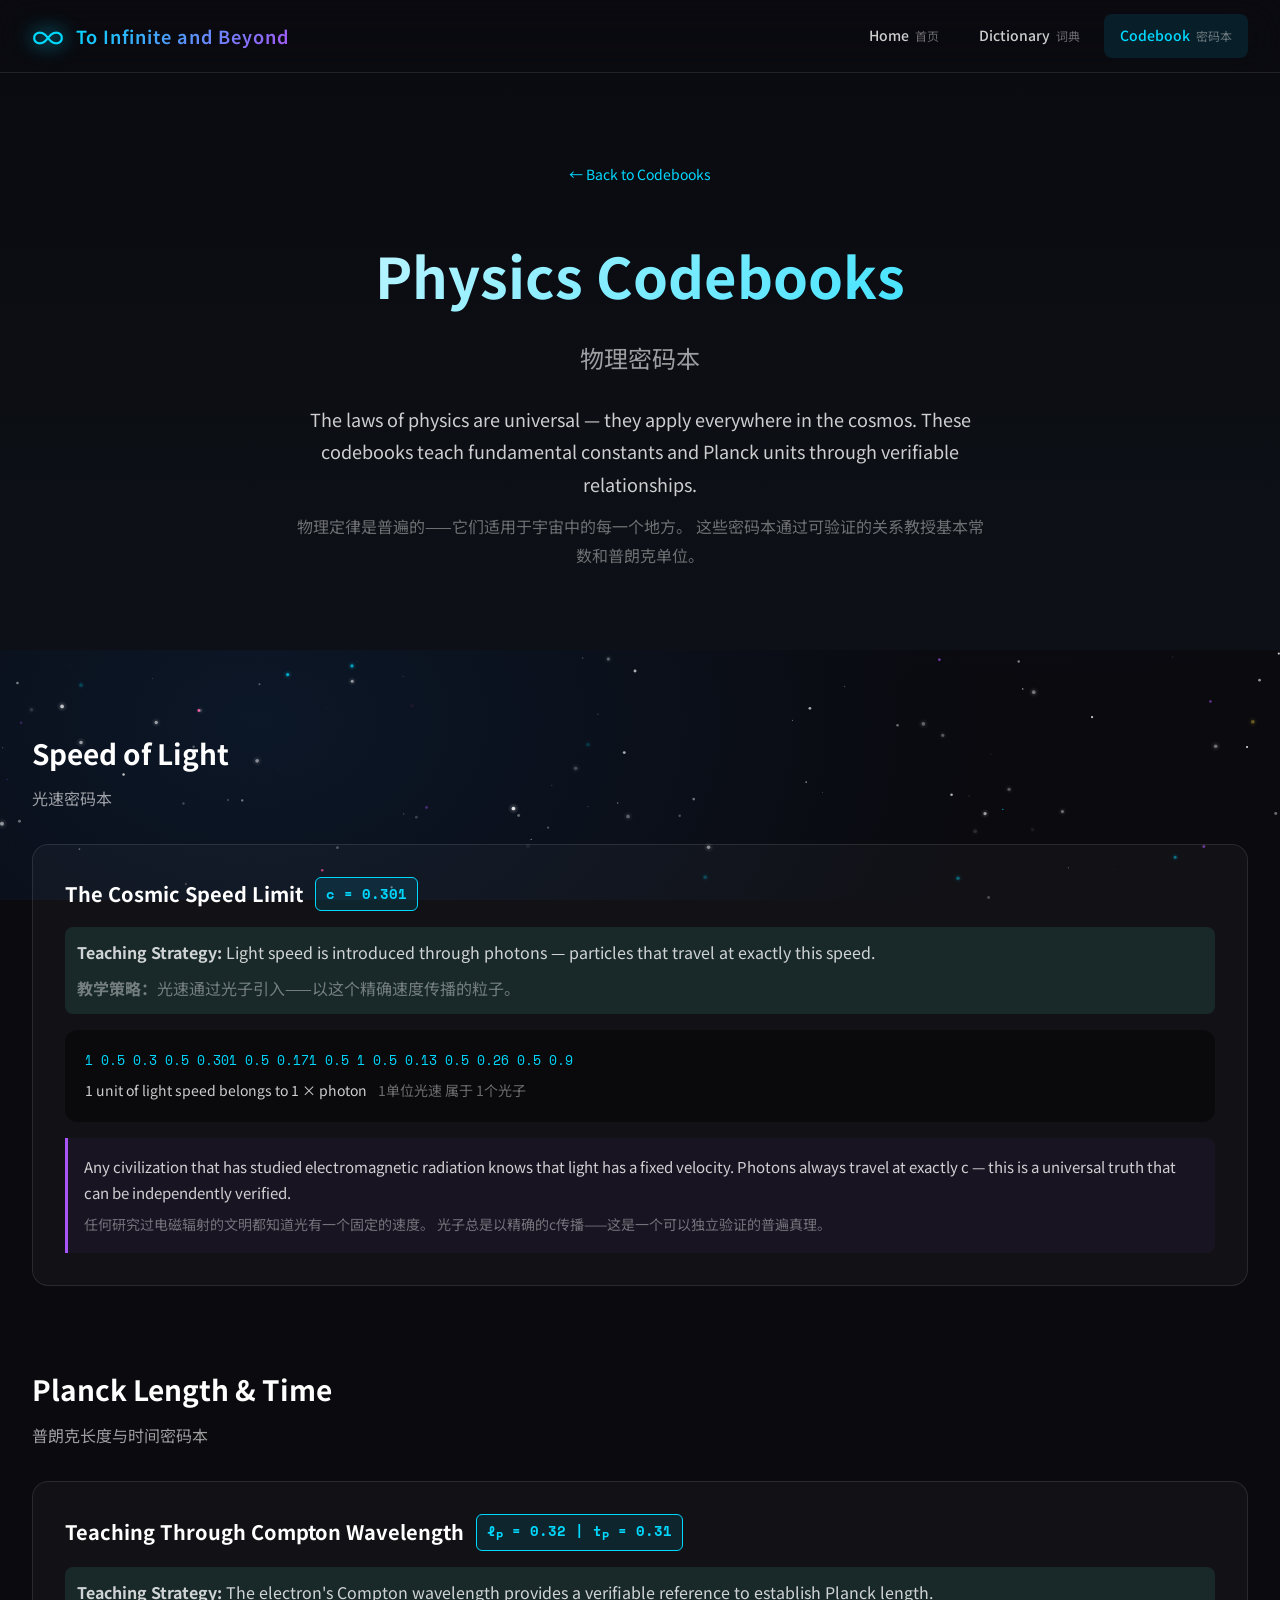
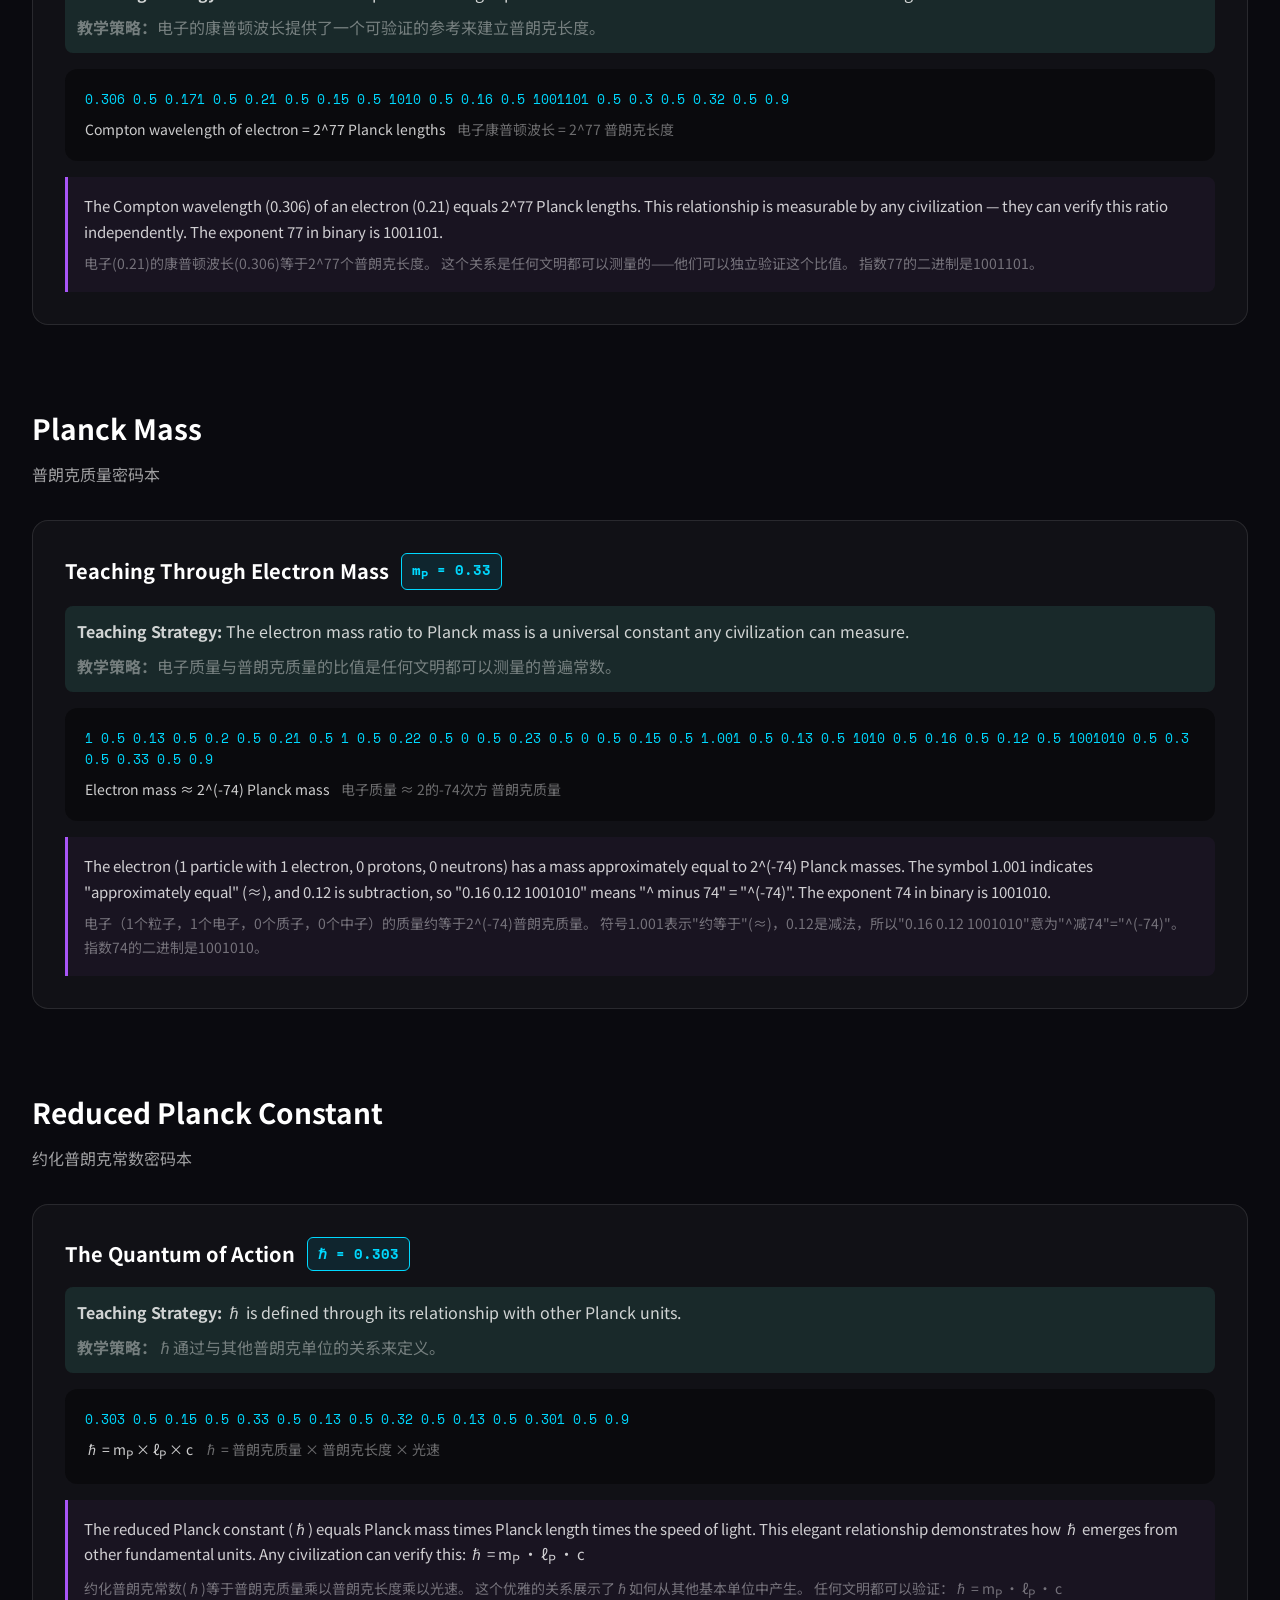
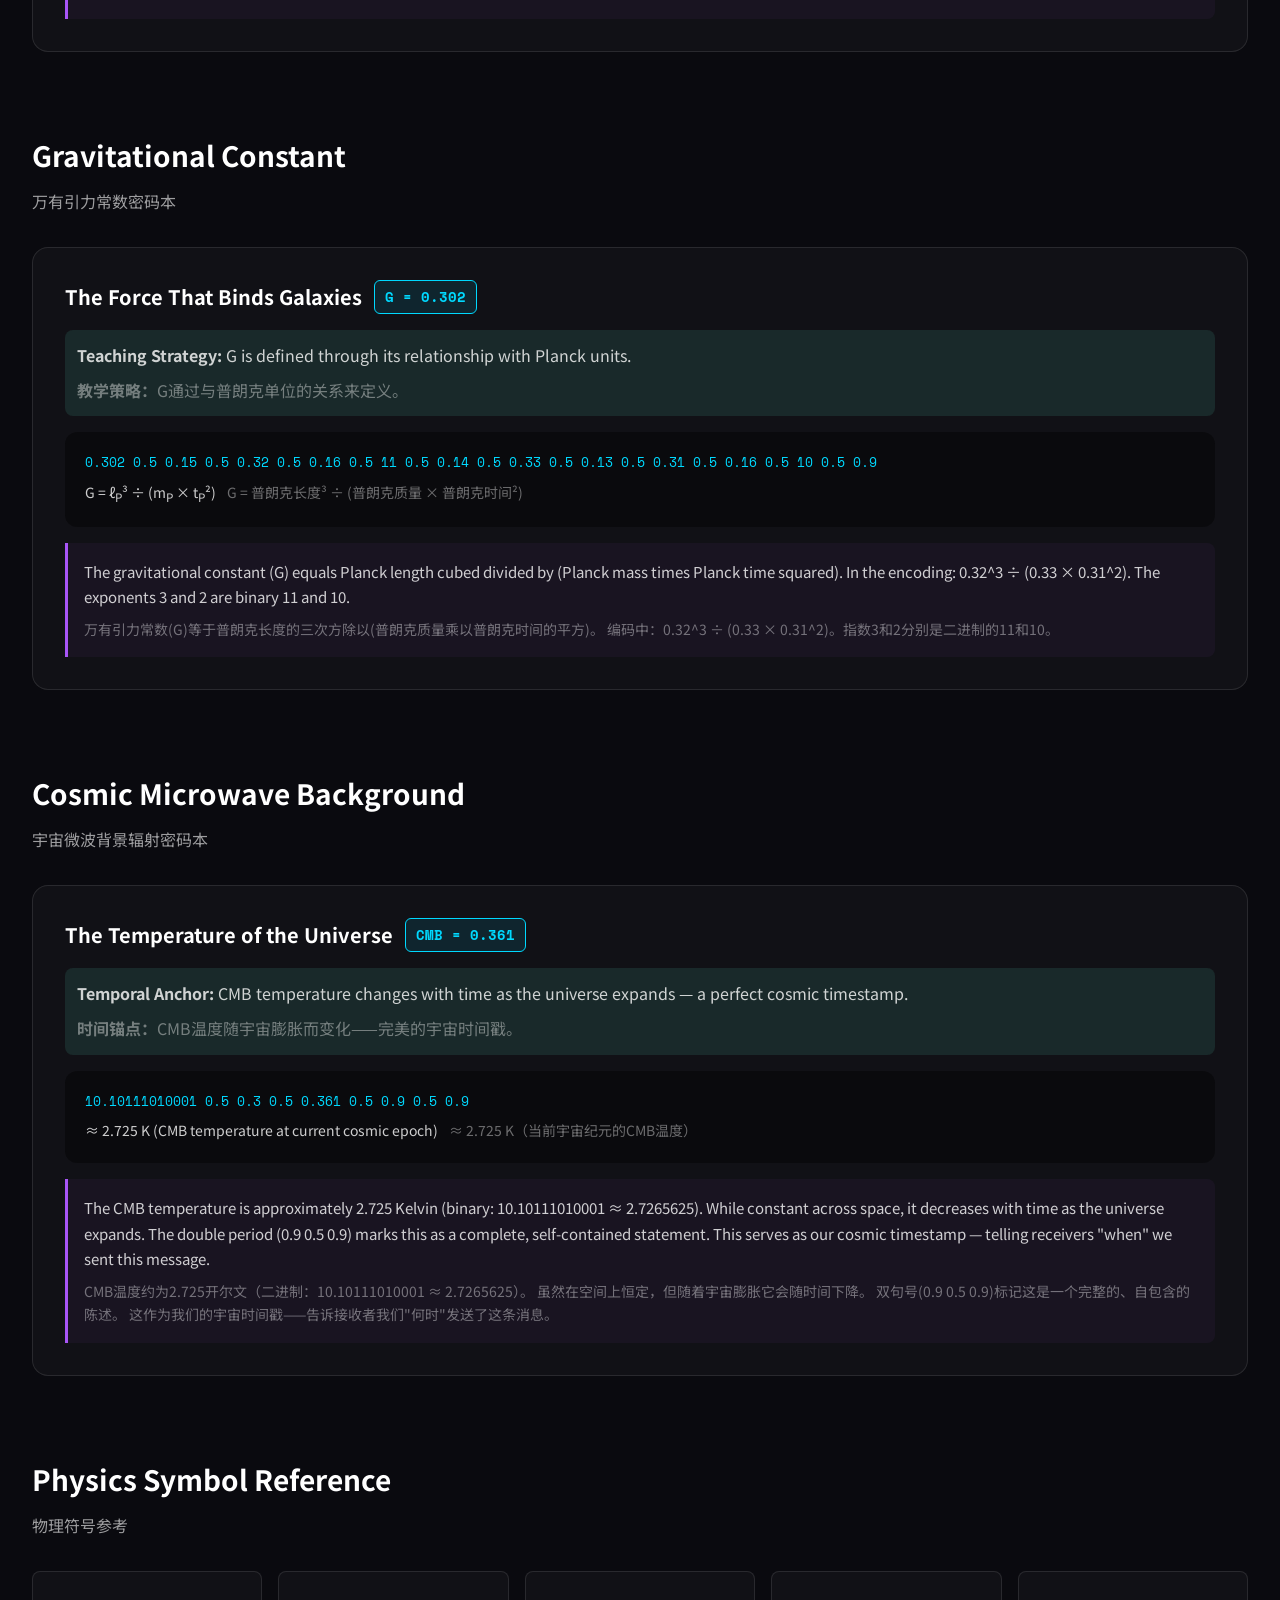
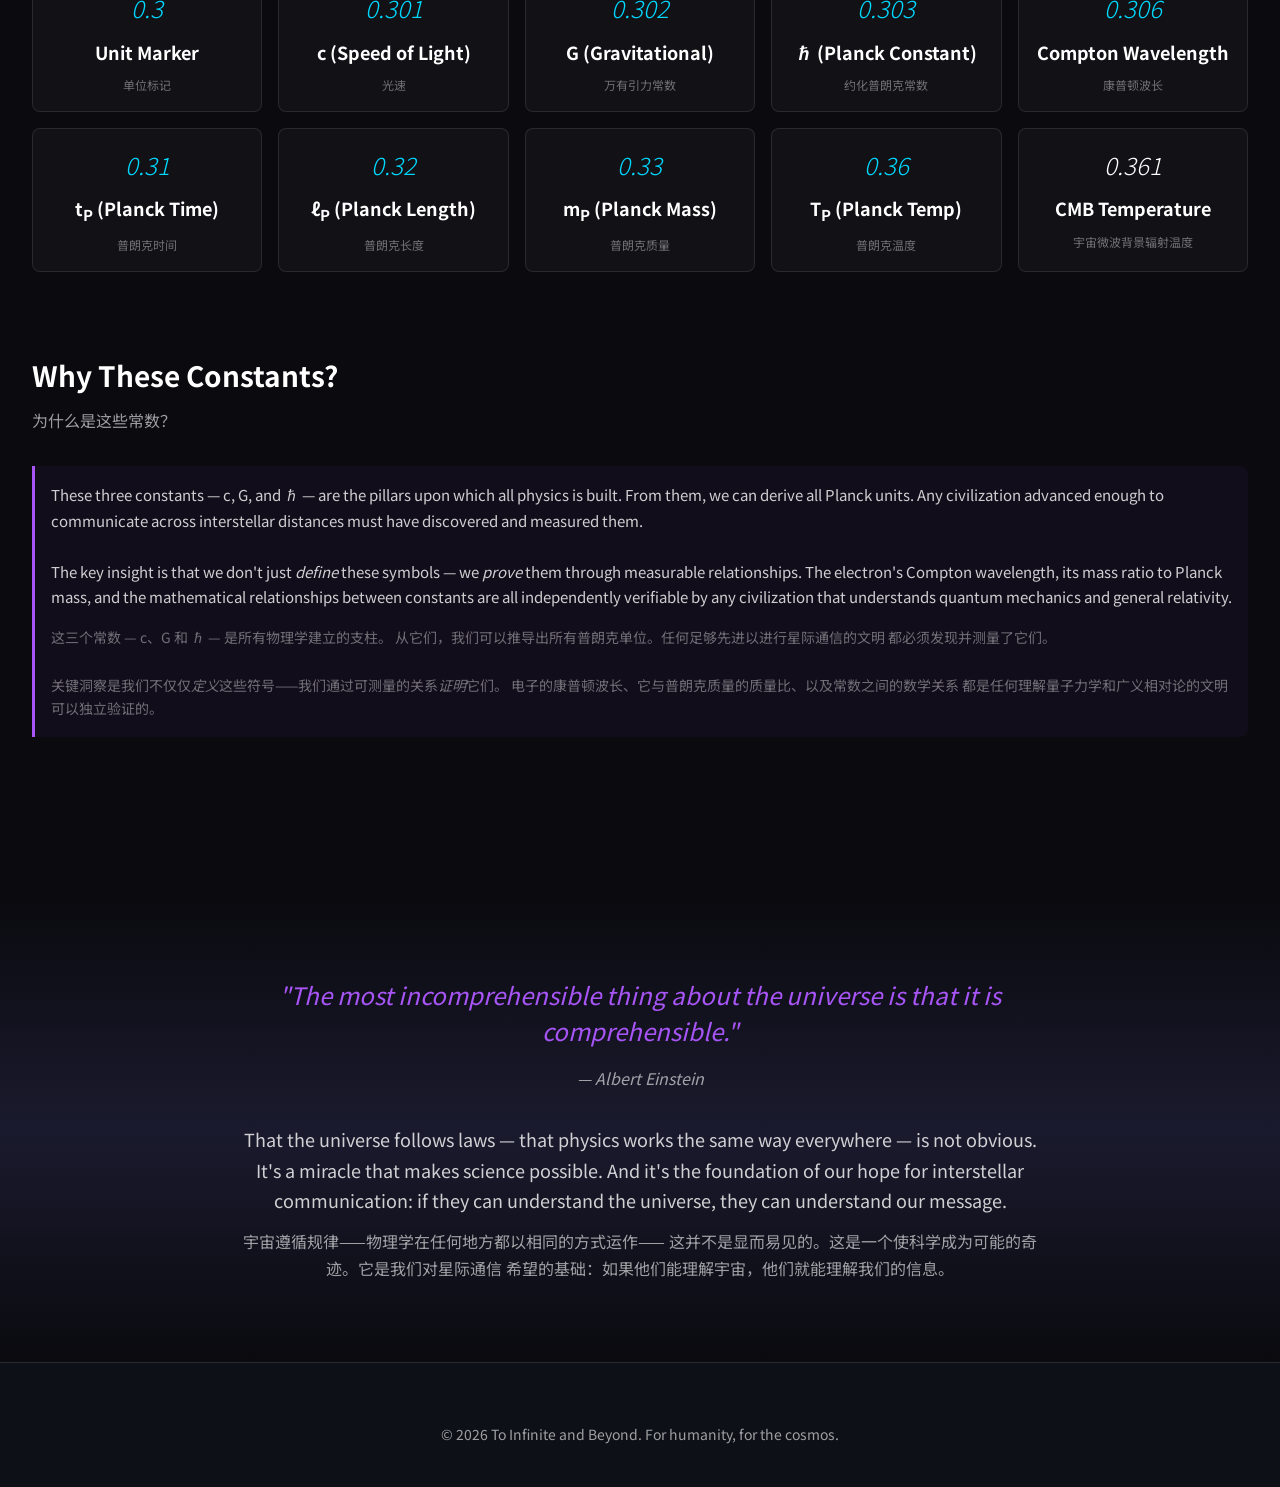
<file: codebook-physics.html>
<!DOCTYPE html>
<html lang="en">
<head>
    <meta charset="UTF-8">
    <meta name="viewport" content="width=device-width, initial-scale=1.0">
    <title>Physics Codebooks | 物理密码本 - To Infinite and Beyond</title>
    <link rel="stylesheet" href="style.css">
    <link href="https://fonts.googleapis.com/css2?family=Space+Mono:wght@400;700&family=Noto+Sans+SC:wght@300;400;500;700&display=swap" rel="stylesheet">
</head>
<body>
    <div class="starfield" id="starfield"></div>

    <nav class="navbar">
        <div class="nav-container">
            <div class="logo">
                <a href="index.html">
                    <span class="logo-symbol">∞</span>
                    <span class="logo-text">To Infinite and Beyond</span>
                </a>
            </div>
            <ul class="nav-menu">
                <li class="nav-item"><a href="index.html" class="nav-link">Home <span class="nav-chinese">首页</span></a></li>
                <li class="nav-item"><a href="index.html#dictionary" class="nav-link">Dictionary <span class="nav-chinese">词典</span></a></li>
                <li class="nav-item"><a href="index.html#codebook" class="nav-link active">Codebook <span class="nav-chinese">密码本</span></a></li>
            </ul>
            <div class="hamburger">
                <span class="bar"></span>
                <span class="bar"></span>
                <span class="bar"></span>
            </div>
        </div>
    </nav>

    <section class="subpage-hero">
        <div class="container">
            <a href="index.html#codebook" class="back-link">← Back to Codebooks</a>
            <h1>Physics Codebooks</h1>
            <p class="cn-title">物理密码本</p>
            <p class="intro">
                The laws of physics are universal — they apply everywhere in the cosmos.
                These codebooks teach fundamental constants and Planck units through verifiable relationships.
                <span class="cn">
                    物理定律是普遍的——它们适用于宇宙中的每一个地方。
                    这些密码本通过可验证的关系教授基本常数和普朗克单位。
                </span>
            </p>
        </div>
    </section>

    <section class="codebook-full">
        <div class="container">
            <!-- Speed of Light Codebook -->
            <div class="codebook-section">
                <h3>Speed of Light</h3>
                <p class="cn-subtitle">光速密码本</p>
                <div class="codebook-entry">
                    <h4>The Cosmic Speed Limit <span class="symbol-badge">c = 0.301</span></h4>
                    <p style="margin-bottom: 16px; padding: 12px; background: rgba(100,255,218,0.1); border-radius: 8px; color: var(--text-secondary);">
                        <strong>Teaching Strategy:</strong> Light speed is introduced through photons — particles that travel at exactly this speed.
                        <span class="cn" style="display: block; margin-top: 8px; color: var(--text-dim);">
                            <strong>教学策略：</strong>光速通过光子引入——以这个精确速度传播的粒子。
                        </span>
                    </p>
                    <div class="codebook-sequence">
                        <div class="sequence-line">
                            <code>1 0.5 0.3 0.5 0.301 0.5 0.171 0.5 1 0.5 0.13 0.5 0.26 0.5 0.9</code>
                            <p class="translation">1 unit of light speed belongs to 1 × photon <span class="cn">1单位光速 属于 1个光子</span></p>
                        </div>
                    </div>
                    <div class="codebook-explanation">
                        Any civilization that has studied electromagnetic radiation knows that light has a fixed velocity.
                        Photons always travel at exactly c — this is a universal truth that can be independently verified.
                        <span class="cn">
                            任何研究过电磁辐射的文明都知道光有一个固定的速度。
                            光子总是以精确的c传播——这是一个可以独立验证的普遍真理。
                        </span>
                    </div>
                </div>
            </div>

            <!-- Planck Length & Time Codebook -->
            <div class="codebook-section">
                <h3>Planck Length & Time</h3>
                <p class="cn-subtitle">普朗克长度与时间密码本</p>
                <div class="codebook-entry">
                    <h4>Teaching Through Compton Wavelength <span class="symbol-badge">ℓ<sub>P</sub> = 0.32 | t<sub>P</sub> = 0.31</span></h4>
                    <p style="margin-bottom: 16px; padding: 12px; background: rgba(100,255,218,0.1); border-radius: 8px; color: var(--text-secondary);">
                        <strong>Teaching Strategy:</strong> The electron's Compton wavelength provides a verifiable reference to establish Planck length.
                        <span class="cn" style="display: block; margin-top: 8px; color: var(--text-dim);">
                            <strong>教学策略：</strong>电子的康普顿波长提供了一个可验证的参考来建立普朗克长度。
                        </span>
                    </p>
                    <div class="codebook-sequence">
                        <div class="sequence-line">
                            <code>0.306 0.5 0.171 0.5 0.21 0.5 0.15 0.5 1010 0.5 0.16 0.5 1001101 0.5 0.3 0.5 0.32 0.5 0.9</code>
                            <p class="translation">Compton wavelength of electron = 2^77 Planck lengths <span class="cn">电子康普顿波长 = 2^77 普朗克长度</span></p>
                        </div>
                    </div>
                    <div class="codebook-explanation">
                        The Compton wavelength (0.306) of an electron (0.21) equals 2^77 Planck lengths.
                        This relationship is measurable by any civilization — they can verify this ratio independently.
                        The exponent 77 in binary is 1001101.
                        <span class="cn">
                            电子(0.21)的康普顿波长(0.306)等于2^77个普朗克长度。
                            这个关系是任何文明都可以测量的——他们可以独立验证这个比值。
                            指数77的二进制是1001101。
                        </span>
                    </div>
                </div>
            </div>

            <!-- Planck Mass Codebook -->
            <div class="codebook-section">
                <h3>Planck Mass</h3>
                <p class="cn-subtitle">普朗克质量密码本</p>
                <div class="codebook-entry">
                    <h4>Teaching Through Electron Mass <span class="symbol-badge">m<sub>P</sub> = 0.33</span></h4>
                    <p style="margin-bottom: 16px; padding: 12px; background: rgba(100,255,218,0.1); border-radius: 8px; color: var(--text-secondary);">
                        <strong>Teaching Strategy:</strong> The electron mass ratio to Planck mass is a universal constant any civilization can measure.
                        <span class="cn" style="display: block; margin-top: 8px; color: var(--text-dim);">
                            <strong>教学策略：</strong>电子质量与普朗克质量的比值是任何文明都可以测量的普遍常数。
                        </span>
                    </p>
                    <div class="codebook-sequence">
                        <div class="sequence-line">
                            <code>1 0.5 0.13 0.5 0.2 0.5 0.21 0.5 1 0.5 0.22 0.5 0 0.5 0.23 0.5 0 0.5 0.15 0.5 1.001 0.5 0.13 0.5 1010 0.5 0.16 0.5 0.12 0.5 1001010 0.5 0.3 0.5 0.33 0.5 0.9</code>
                            <p class="translation">Electron mass ≈ 2^(-74) Planck mass <span class="cn">电子质量 ≈ 2的-74次方 普朗克质量</span></p>
                        </div>
                    </div>
                    <div class="codebook-explanation">
                        The electron (1 particle with 1 electron, 0 protons, 0 neutrons) has a mass approximately equal to
                        2^(-74) Planck masses. The symbol 1.001 indicates "approximately equal" (≈), and 0.12 is subtraction,
                        so "0.16 0.12 1001010" means "^ minus 74" = "^(-74)". The exponent 74 in binary is 1001010.
                        <span class="cn">
                            电子（1个粒子，1个电子，0个质子，0个中子）的质量约等于2^(-74)普朗克质量。
                            符号1.001表示"约等于"(≈)，0.12是减法，所以"0.16 0.12 1001010"意为"^减74"="^(-74)"。
                            指数74的二进制是1001010。
                        </span>
                    </div>
                </div>
            </div>

            <!-- Reduced Planck Constant Codebook -->
            <div class="codebook-section">
                <h3>Reduced Planck Constant</h3>
                <p class="cn-subtitle">约化普朗克常数密码本</p>
                <div class="codebook-entry">
                    <h4>The Quantum of Action <span class="symbol-badge">ℏ = 0.303</span></h4>
                    <p style="margin-bottom: 16px; padding: 12px; background: rgba(100,255,218,0.1); border-radius: 8px; color: var(--text-secondary);">
                        <strong>Teaching Strategy:</strong> ℏ is defined through its relationship with other Planck units.
                        <span class="cn" style="display: block; margin-top: 8px; color: var(--text-dim);">
                            <strong>教学策略：</strong>ℏ通过与其他普朗克单位的关系来定义。
                        </span>
                    </p>
                    <div class="codebook-sequence">
                        <div class="sequence-line">
                            <code>0.303 0.5 0.15 0.5 0.33 0.5 0.13 0.5 0.32 0.5 0.13 0.5 0.301 0.5 0.9</code>
                            <p class="translation">ℏ = m<sub>P</sub> × ℓ<sub>P</sub> × c <span class="cn">ℏ = 普朗克质量 × 普朗克长度 × 光速</span></p>
                        </div>
                    </div>
                    <div class="codebook-explanation">
                        The reduced Planck constant (ℏ) equals Planck mass times Planck length times the speed of light.
                        This elegant relationship demonstrates how ℏ emerges from other fundamental units.
                        Any civilization can verify this: ℏ = m<sub>P</sub> · ℓ<sub>P</sub> · c
                        <span class="cn">
                            约化普朗克常数(ℏ)等于普朗克质量乘以普朗克长度乘以光速。
                            这个优雅的关系展示了ℏ如何从其他基本单位中产生。
                            任何文明都可以验证：ℏ = m<sub>P</sub> · ℓ<sub>P</sub> · c
                        </span>
                    </div>
                </div>
            </div>

            <!-- Gravitational Constant Codebook -->
            <div class="codebook-section">
                <h3>Gravitational Constant</h3>
                <p class="cn-subtitle">万有引力常数密码本</p>
                <div class="codebook-entry">
                    <h4>The Force That Binds Galaxies <span class="symbol-badge">G = 0.302</span></h4>
                    <p style="margin-bottom: 16px; padding: 12px; background: rgba(100,255,218,0.1); border-radius: 8px; color: var(--text-secondary);">
                        <strong>Teaching Strategy:</strong> G is defined through its relationship with Planck units.
                        <span class="cn" style="display: block; margin-top: 8px; color: var(--text-dim);">
                            <strong>教学策略：</strong>G通过与普朗克单位的关系来定义。
                        </span>
                    </p>
                    <div class="codebook-sequence">
                        <div class="sequence-line">
                            <code>0.302 0.5 0.15 0.5 0.32 0.5 0.16 0.5 11 0.5 0.14 0.5 0.33 0.5 0.13 0.5 0.31 0.5 0.16 0.5 10 0.5 0.9</code>
                            <p class="translation">G = ℓ<sub>P</sub>³ ÷ (m<sub>P</sub> × t<sub>P</sub>²) <span class="cn">G = 普朗克长度³ ÷ (普朗克质量 × 普朗克时间²)</span></p>
                        </div>
                    </div>
                    <div class="codebook-explanation">
                        The gravitational constant (G) equals Planck length cubed divided by (Planck mass times Planck time squared).
                        In the encoding: 0.32^3 ÷ (0.33 × 0.31^2). The exponents 3 and 2 are binary 11 and 10.
                        <span class="cn">
                            万有引力常数(G)等于普朗克长度的三次方除以(普朗克质量乘以普朗克时间的平方)。
                            编码中：0.32^3 ÷ (0.33 × 0.31^2)。指数3和2分别是二进制的11和10。
                        </span>
                    </div>
                </div>
            </div>

            <!-- CMB Temperature Codebook -->
            <div class="codebook-section">
                <h3>Cosmic Microwave Background</h3>
                <p class="cn-subtitle">宇宙微波背景辐射密码本</p>
                <div class="codebook-entry">
                    <h4>The Temperature of the Universe <span class="symbol-badge">CMB = 0.361</span></h4>
                    <p style="margin-bottom: 16px; padding: 12px; background: rgba(100,255,218,0.1); border-radius: 8px; color: var(--text-secondary);">
                        <strong>Temporal Anchor:</strong> CMB temperature changes with time as the universe expands — a perfect cosmic timestamp.
                        <span class="cn" style="display: block; margin-top: 8px; color: var(--text-dim);">
                            <strong>时间锚点：</strong>CMB温度随宇宙膨胀而变化——完美的宇宙时间戳。
                        </span>
                    </p>
                    <div class="codebook-sequence">
                        <div class="sequence-line">
                            <code>10.10111010001 0.5 0.3 0.5 0.361 0.5 0.9 0.5 0.9</code>
                            <p class="translation">≈ 2.725 K (CMB temperature at current cosmic epoch) <span class="cn">≈ 2.725 K（当前宇宙纪元的CMB温度）</span></p>
                        </div>
                    </div>
                    <div class="codebook-explanation">
                        The CMB temperature is approximately 2.725 Kelvin (binary: 10.10111010001 ≈ 2.7265625).
                        While constant across space, it decreases with time as the universe expands.
                        The double period (0.9 0.5 0.9) marks this as a complete, self-contained statement.
                        This serves as our cosmic timestamp — telling receivers "when" we sent this message.
                        <span class="cn">
                            CMB温度约为2.725开尔文（二进制：10.10111010001 ≈ 2.7265625）。
                            虽然在空间上恒定，但随着宇宙膨胀它会随时间下降。
                            双句号(0.9 0.5 0.9)标记这是一个完整的、自包含的陈述。
                            这作为我们的宇宙时间戳——告诉接收者我们"何时"发送了这条消息。
                        </span>
                    </div>
                </div>
            </div>

            <!-- Summary of Physics Symbols -->
            <div class="codebook-section">
                <h3>Physics Symbol Reference</h3>
                <p class="cn-subtitle">物理符号参考</p>
                <div class="constants-grid" style="display: grid; grid-template-columns: repeat(auto-fill, minmax(200px, 1fr)); gap: 16px; margin-top: 24px;">
                    <div class="constant-summary-card" style="background: rgba(255,255,255,0.03); padding: 16px; border-radius: 8px; border: 1px solid rgba(255,255,255,0.1);">
                        <div class="const-symbol" style="font-size: 24px; color: var(--aurora-green); margin-bottom: 8px;">0.3</div>
                        <h4 style="margin-bottom: 4px;">Unit Marker</h4>
                        <p class="cn" style="color: var(--text-dim); font-size: 12px;">单位标记</p>
                    </div>
                    <div class="constant-summary-card" style="background: rgba(255,255,255,0.03); padding: 16px; border-radius: 8px; border: 1px solid rgba(255,255,255,0.1);">
                        <div class="const-symbol" style="font-size: 24px; color: var(--aurora-green); margin-bottom: 8px;">0.301</div>
                        <h4 style="margin-bottom: 4px;">c (Speed of Light)</h4>
                        <p class="cn" style="color: var(--text-dim); font-size: 12px;">光速</p>
                    </div>
                    <div class="constant-summary-card" style="background: rgba(255,255,255,0.03); padding: 16px; border-radius: 8px; border: 1px solid rgba(255,255,255,0.1);">
                        <div class="const-symbol" style="font-size: 24px; color: var(--aurora-green); margin-bottom: 8px;">0.302</div>
                        <h4 style="margin-bottom: 4px;">G (Gravitational)</h4>
                        <p class="cn" style="color: var(--text-dim); font-size: 12px;">万有引力常数</p>
                    </div>
                    <div class="constant-summary-card" style="background: rgba(255,255,255,0.03); padding: 16px; border-radius: 8px; border: 1px solid rgba(255,255,255,0.1);">
                        <div class="const-symbol" style="font-size: 24px; color: var(--aurora-green); margin-bottom: 8px;">0.303</div>
                        <h4 style="margin-bottom: 4px;">ℏ (Planck Constant)</h4>
                        <p class="cn" style="color: var(--text-dim); font-size: 12px;">约化普朗克常数</p>
                    </div>
                    <div class="constant-summary-card" style="background: rgba(255,255,255,0.03); padding: 16px; border-radius: 8px; border: 1px solid rgba(255,255,255,0.1);">
                        <div class="const-symbol" style="font-size: 24px; color: var(--aurora-green); margin-bottom: 8px;">0.306</div>
                        <h4 style="margin-bottom: 4px;">Compton Wavelength</h4>
                        <p class="cn" style="color: var(--text-dim); font-size: 12px;">康普顿波长</p>
                    </div>
                    <div class="constant-summary-card" style="background: rgba(255,255,255,0.03); padding: 16px; border-radius: 8px; border: 1px solid rgba(255,255,255,0.1);">
                        <div class="const-symbol" style="font-size: 24px; color: var(--aurora-green); margin-bottom: 8px;">0.31</div>
                        <h4 style="margin-bottom: 4px;">t<sub>P</sub> (Planck Time)</h4>
                        <p class="cn" style="color: var(--text-dim); font-size: 12px;">普朗克时间</p>
                    </div>
                    <div class="constant-summary-card" style="background: rgba(255,255,255,0.03); padding: 16px; border-radius: 8px; border: 1px solid rgba(255,255,255,0.1);">
                        <div class="const-symbol" style="font-size: 24px; color: var(--aurora-green); margin-bottom: 8px;">0.32</div>
                        <h4 style="margin-bottom: 4px;">ℓ<sub>P</sub> (Planck Length)</h4>
                        <p class="cn" style="color: var(--text-dim); font-size: 12px;">普朗克长度</p>
                    </div>
                    <div class="constant-summary-card" style="background: rgba(255,255,255,0.03); padding: 16px; border-radius: 8px; border: 1px solid rgba(255,255,255,0.1);">
                        <div class="const-symbol" style="font-size: 24px; color: var(--aurora-green); margin-bottom: 8px;">0.33</div>
                        <h4 style="margin-bottom: 4px;">m<sub>P</sub> (Planck Mass)</h4>
                        <p class="cn" style="color: var(--text-dim); font-size: 12px;">普朗克质量</p>
                    </div>
                    <div class="constant-summary-card" style="background: rgba(255,255,255,0.03); padding: 16px; border-radius: 8px; border: 1px solid rgba(255,255,255,0.1);">
                        <div class="const-symbol" style="font-size: 24px; color: var(--aurora-green); margin-bottom: 8px;">0.36</div>
                        <h4 style="margin-bottom: 4px;">T<sub>P</sub> (Planck Temp)</h4>
                        <p class="cn" style="color: var(--text-dim); font-size: 12px;">普朗克温度</p>
                    </div>
                    <div class="constant-summary-card" style="background: rgba(255,255,255,0.03); padding: 16px; border-radius: 8px; border: 1px solid rgba(255,255,255,0.1);">
                        <div class="const-symbol" style="font-size: 24px; color: var(--aurora-blue); margin-bottom: 8px;">0.361</div>
                        <h4 style="margin-bottom: 4px;">CMB Temperature</h4>
                        <p class="cn" style="color: var(--text-dim); font-size: 12px;">宇宙微波背景辐射温度</p>
                    </div>
                </div>
            </div>

            <!-- Why These Constants -->
            <div class="codebook-section">
                <h3>Why These Constants?</h3>
                <p class="cn-subtitle">为什么是这些常数？</p>
                <div class="codebook-explanation" style="margin-top: 16px;">
                    These three constants — c, G, and ℏ — are the pillars upon which all physics is built.
                    From them, we can derive all Planck units. Any civilization advanced enough to
                    communicate across interstellar distances must have discovered and measured them.
                    <br><br>
                    The key insight is that we don't just <em>define</em> these symbols — we <em>prove</em> them
                    through measurable relationships. The electron's Compton wavelength, its mass ratio to Planck mass,
                    and the mathematical relationships between constants are all independently verifiable by any
                    civilization that understands quantum mechanics and general relativity.
                    <span class="cn" style="display: block; margin-top: 16px;">
                        这三个常数 — c、G 和 ℏ — 是所有物理学建立的支柱。
                        从它们，我们可以推导出所有普朗克单位。任何足够先进以进行星际通信的文明
                        都必须发现并测量了它们。
                        <br><br>
                        关键洞察是我们不仅仅<em>定义</em>这些符号——我们通过可测量的关系<em>证明</em>它们。
                        电子的康普顿波长、它与普朗克质量的质量比、以及常数之间的数学关系
                        都是任何理解量子力学和广义相对论的文明可以独立验证的。
                    </span>
                </div>
            </div>
        </div>
    </section>

    <!-- Philosophy -->
    <section class="philosophy" style="padding: 80px 0;">
        <div class="container">
            <div class="philosophy-quote" style="max-width: 800px; margin: 0 auto;">
                <blockquote style="font-size: 24px;">
                    "The most incomprehensible thing about the universe is that it is comprehensible."
                </blockquote>
                <cite>— Albert Einstein</cite>
                <p class="quote-reflection">
                    That the universe follows laws — that physics works the same way everywhere —
                    is not obvious. It's a miracle that makes science possible. And it's the foundation
                    of our hope for interstellar communication: if they can understand the universe,
                    they can understand our message.
                </p>
                <p class="quote-reflection cn">
                    宇宙遵循规律——物理学在任何地方都以相同的方式运作——
                    这并不是显而易见的。这是一个使科学成为可能的奇迹。它是我们对星际通信
                    希望的基础：如果他们能理解宇宙，他们就能理解我们的信息。
                </p>
            </div>
        </div>
    </section>

    <footer class="footer">
        <div class="container">
            <div class="footer-bottom">
                <p>&copy; 2026 To Infinite and Beyond. For humanity, for the cosmos.</p>
            </div>
        </div>
    </footer>

    <script src="script.js"></script>
</body>
</html>
</file>
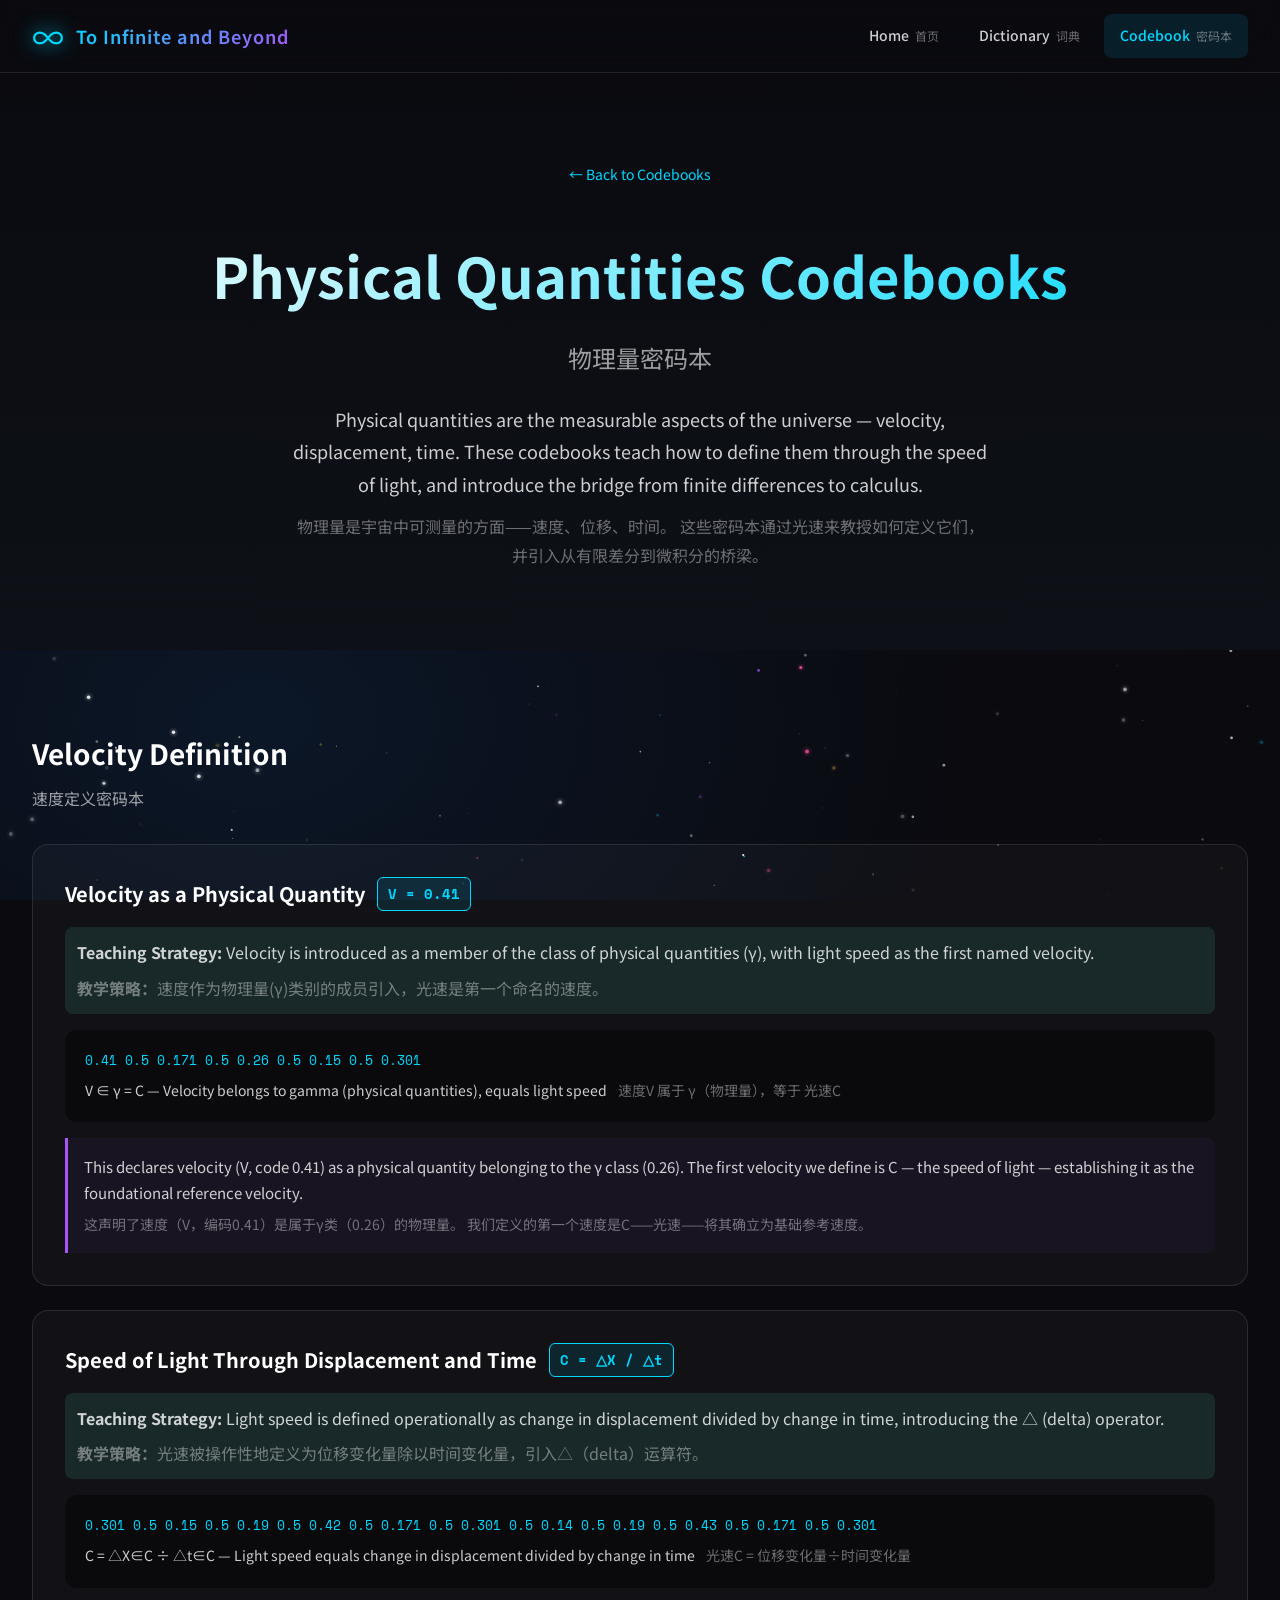
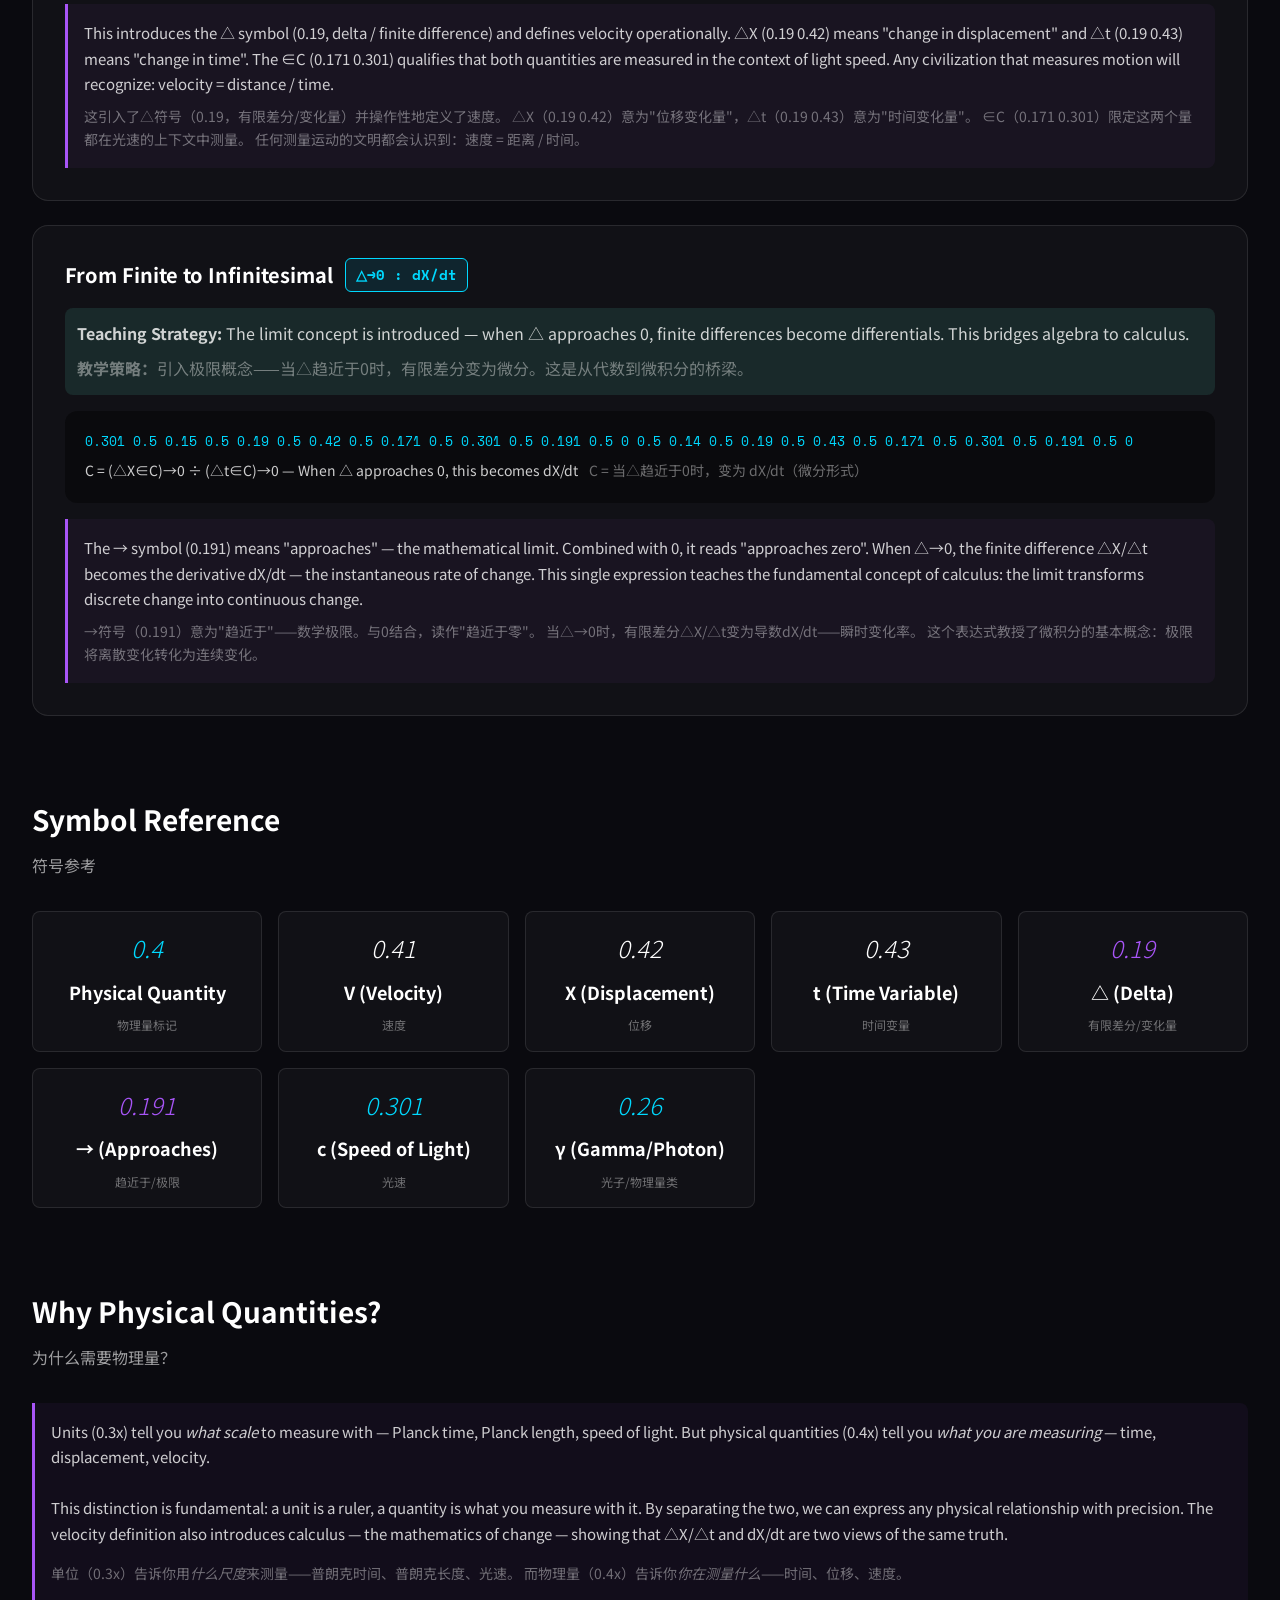
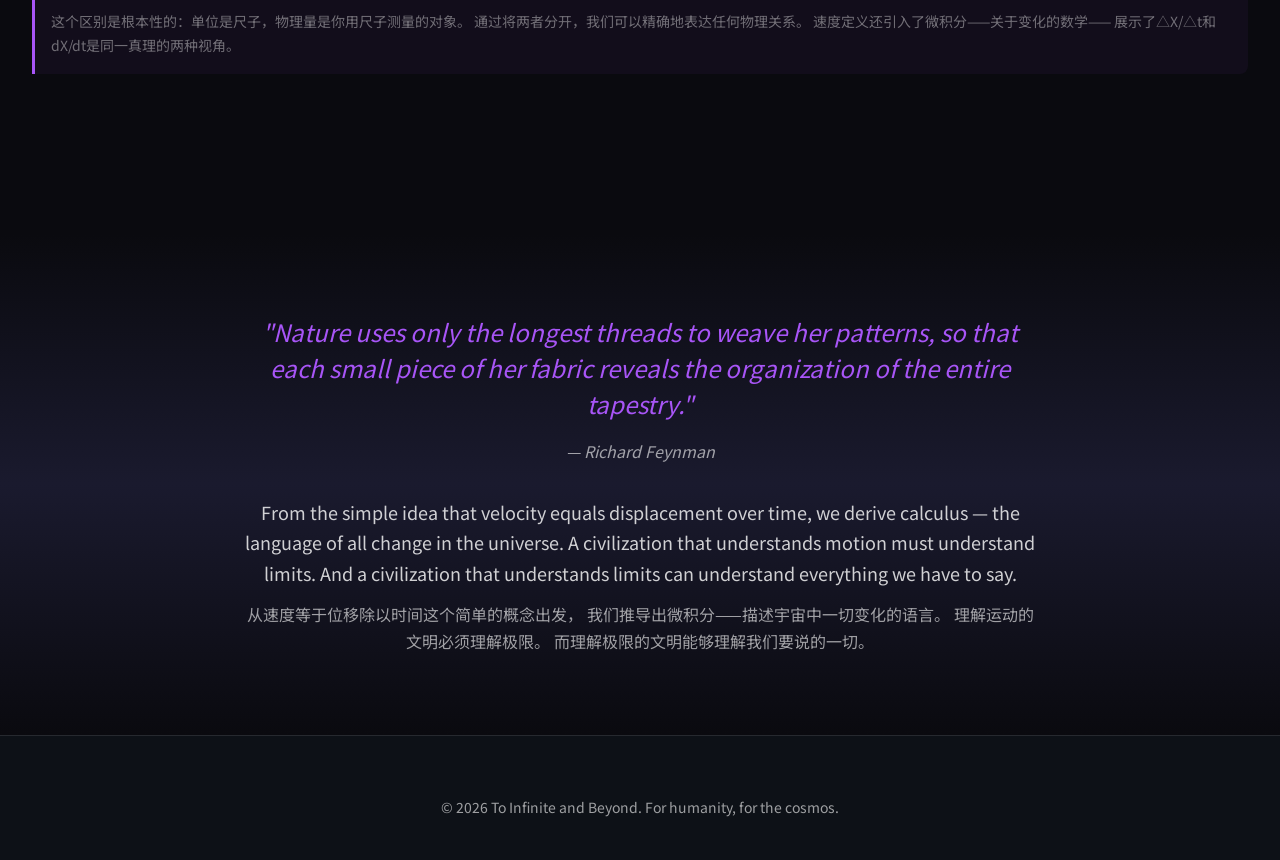
<file: codebook-quantities.html>
<!DOCTYPE html>
<html lang="en">
<head>
    <meta charset="UTF-8">
    <meta name="viewport" content="width=device-width, initial-scale=1.0">
    <title>Physical Quantities Codebooks | 物理量密码本 - To Infinite and Beyond</title>
    <link rel="stylesheet" href="style.css">
    <link href="https://fonts.googleapis.com/css2?family=Space+Mono:wght@400;700&family=Noto+Sans+SC:wght@300;400;500;700&display=swap" rel="stylesheet">
</head>
<body>
    <div class="starfield" id="starfield"></div>

    <nav class="navbar">
        <div class="nav-container">
            <div class="logo">
                <a href="index.html">
                    <span class="logo-symbol">∞</span>
                    <span class="logo-text">To Infinite and Beyond</span>
                </a>
            </div>
            <ul class="nav-menu">
                <li class="nav-item"><a href="index.html" class="nav-link">Home <span class="nav-chinese">首页</span></a></li>
                <li class="nav-item"><a href="index.html#dictionary" class="nav-link">Dictionary <span class="nav-chinese">词典</span></a></li>
                <li class="nav-item"><a href="index.html#codebook" class="nav-link active">Codebook <span class="nav-chinese">密码本</span></a></li>
            </ul>
            <div class="hamburger">
                <span class="bar"></span>
                <span class="bar"></span>
                <span class="bar"></span>
            </div>
        </div>
    </nav>

    <section class="subpage-hero">
        <div class="container">
            <a href="index.html#codebook" class="back-link">← Back to Codebooks</a>
            <h1>Physical Quantities Codebooks</h1>
            <p class="cn-title">物理量密码本</p>
            <p class="intro">
                Physical quantities are the measurable aspects of the universe — velocity, displacement, time.
                These codebooks teach how to define them through the speed of light,
                and introduce the bridge from finite differences to calculus.
                <span class="cn">
                    物理量是宇宙中可测量的方面——速度、位移、时间。
                    这些密码本通过光速来教授如何定义它们，
                    并引入从有限差分到微积分的桥梁。
                </span>
            </p>
        </div>
    </section>

    <section class="codebook-full">
        <div class="container">
            <!-- Velocity Definition Codebook -->
            <div class="codebook-section">
                <h3>Velocity Definition</h3>
                <p class="cn-subtitle">速度定义密码本</p>

                <!-- Entry 1: V∈γ = C -->
                <div class="codebook-entry">
                    <h4>Velocity as a Physical Quantity <span class="symbol-badge">V = 0.41</span></h4>
                    <p style="margin-bottom: 16px; padding: 12px; background: rgba(100,255,218,0.1); border-radius: 8px; color: var(--text-secondary);">
                        <strong>Teaching Strategy:</strong> Velocity is introduced as a member of the class of physical quantities (γ), with light speed as the first named velocity.
                        <span class="cn" style="display: block; margin-top: 8px; color: var(--text-dim);">
                            <strong>教学策略：</strong>速度作为物理量(γ)类别的成员引入，光速是第一个命名的速度。
                        </span>
                    </p>
                    <div class="codebook-sequence">
                        <div class="sequence-line">
                            <code>0.41 0.5 0.171 0.5 0.26 0.5 0.15 0.5 0.301</code>
                            <p class="translation">V ∈ γ = C — Velocity belongs to gamma (physical quantities), equals light speed <span class="cn">速度V 属于 γ（物理量），等于 光速C</span></p>
                        </div>
                    </div>
                    <div class="codebook-explanation">
                        This declares velocity (V, code 0.41) as a physical quantity belonging to the γ class (0.26).
                        The first velocity we define is C — the speed of light — establishing it as the foundational reference velocity.
                        <span class="cn">
                            这声明了速度（V，编码0.41）是属于γ类（0.26）的物理量。
                            我们定义的第一个速度是C——光速——将其确立为基础参考速度。
                        </span>
                    </div>
                </div>

                <!-- Entry 2: C = △X÷△t -->
                <div class="codebook-entry">
                    <h4>Speed of Light Through Displacement and Time <span class="symbol-badge">C = △X / △t</span></h4>
                    <p style="margin-bottom: 16px; padding: 12px; background: rgba(100,255,218,0.1); border-radius: 8px; color: var(--text-secondary);">
                        <strong>Teaching Strategy:</strong> Light speed is defined operationally as change in displacement divided by change in time, introducing the △ (delta) operator.
                        <span class="cn" style="display: block; margin-top: 8px; color: var(--text-dim);">
                            <strong>教学策略：</strong>光速被操作性地定义为位移变化量除以时间变化量，引入△（delta）运算符。
                        </span>
                    </p>
                    <div class="codebook-sequence">
                        <div class="sequence-line">
                            <code>0.301 0.5 0.15 0.5 0.19 0.5 0.42 0.5 0.171 0.5 0.301 0.5 0.14 0.5 0.19 0.5 0.43 0.5 0.171 0.5 0.301</code>
                            <p class="translation">C = △X∈C ÷ △t∈C — Light speed equals change in displacement divided by change in time <span class="cn">光速C = 位移变化量÷时间变化量</span></p>
                        </div>
                    </div>
                    <div class="codebook-explanation">
                        This introduces the △ symbol (0.19, delta / finite difference) and defines velocity operationally.
                        △X (0.19 0.42) means "change in displacement" and △t (0.19 0.43) means "change in time".
                        The ∈C (0.171 0.301) qualifies that both quantities are measured in the context of light speed.
                        Any civilization that measures motion will recognize: velocity = distance / time.
                        <span class="cn">
                            这引入了△符号（0.19，有限差分/变化量）并操作性地定义了速度。
                            △X（0.19 0.42）意为"位移变化量"，△t（0.19 0.43）意为"时间变化量"。
                            ∈C（0.171 0.301）限定这两个量都在光速的上下文中测量。
                            任何测量运动的文明都会认识到：速度 = 距离 / 时间。
                        </span>
                    </div>
                </div>

                <!-- Entry 3: Limit / Differential Form -->
                <div class="codebook-entry">
                    <h4>From Finite to Infinitesimal <span class="symbol-badge">△→0 : dX/dt</span></h4>
                    <p style="margin-bottom: 16px; padding: 12px; background: rgba(100,255,218,0.1); border-radius: 8px; color: var(--text-secondary);">
                        <strong>Teaching Strategy:</strong> The limit concept is introduced — when △ approaches 0, finite differences become differentials. This bridges algebra to calculus.
                        <span class="cn" style="display: block; margin-top: 8px; color: var(--text-dim);">
                            <strong>教学策略：</strong>引入极限概念——当△趋近于0时，有限差分变为微分。这是从代数到微积分的桥梁。
                        </span>
                    </p>
                    <div class="codebook-sequence">
                        <div class="sequence-line">
                            <code>0.301 0.5 0.15 0.5 0.19 0.5 0.42 0.5 0.171 0.5 0.301 0.5 0.191 0.5 0 0.5 0.14 0.5 0.19 0.5 0.43 0.5 0.171 0.5 0.301 0.5 0.191 0.5 0</code>
                            <p class="translation">C = (△X∈C)→0 ÷ (△t∈C)→0 — When △ approaches 0, this becomes dX/dt <span class="cn">C = 当△趋近于0时，变为 dX/dt（微分形式）</span></p>
                        </div>
                    </div>
                    <div class="codebook-explanation">
                        The → symbol (0.191) means "approaches" — the mathematical limit. Combined with 0, it reads "approaches zero".
                        When △→0, the finite difference △X/△t becomes the derivative dX/dt — the instantaneous rate of change.
                        This single expression teaches the fundamental concept of calculus: the limit transforms discrete change into continuous change.
                        <span class="cn">
                            →符号（0.191）意为"趋近于"——数学极限。与0结合，读作"趋近于零"。
                            当△→0时，有限差分△X/△t变为导数dX/dt——瞬时变化率。
                            这个表达式教授了微积分的基本概念：极限将离散变化转化为连续变化。
                        </span>
                    </div>
                </div>
            </div>

            <!-- Symbol Reference -->
            <div class="codebook-section">
                <h3>Symbol Reference</h3>
                <p class="cn-subtitle">符号参考</p>
                <div class="constants-grid" style="display: grid; grid-template-columns: repeat(auto-fill, minmax(200px, 1fr)); gap: 16px; margin-top: 24px;">
                    <div class="constant-summary-card" style="background: rgba(255,255,255,0.03); padding: 16px; border-radius: 8px; border: 1px solid rgba(255,255,255,0.1);">
                        <div class="const-symbol" style="font-size: 24px; color: var(--aurora-green); margin-bottom: 8px;">0.4</div>
                        <h4 style="margin-bottom: 4px;">Physical Quantity</h4>
                        <p class="cn" style="color: var(--text-dim); font-size: 12px;">物理量标记</p>
                    </div>
                    <div class="constant-summary-card" style="background: rgba(255,255,255,0.03); padding: 16px; border-radius: 8px; border: 1px solid rgba(255,255,255,0.1);">
                        <div class="const-symbol" style="font-size: 24px; color: var(--aurora-blue); margin-bottom: 8px;">0.41</div>
                        <h4 style="margin-bottom: 4px;">V (Velocity)</h4>
                        <p class="cn" style="color: var(--text-dim); font-size: 12px;">速度</p>
                    </div>
                    <div class="constant-summary-card" style="background: rgba(255,255,255,0.03); padding: 16px; border-radius: 8px; border: 1px solid rgba(255,255,255,0.1);">
                        <div class="const-symbol" style="font-size: 24px; color: var(--aurora-blue); margin-bottom: 8px;">0.42</div>
                        <h4 style="margin-bottom: 4px;">X (Displacement)</h4>
                        <p class="cn" style="color: var(--text-dim); font-size: 12px;">位移</p>
                    </div>
                    <div class="constant-summary-card" style="background: rgba(255,255,255,0.03); padding: 16px; border-radius: 8px; border: 1px solid rgba(255,255,255,0.1);">
                        <div class="const-symbol" style="font-size: 24px; color: var(--aurora-blue); margin-bottom: 8px;">0.43</div>
                        <h4 style="margin-bottom: 4px;">t (Time Variable)</h4>
                        <p class="cn" style="color: var(--text-dim); font-size: 12px;">时间变量</p>
                    </div>
                    <div class="constant-summary-card" style="background: rgba(255,255,255,0.03); padding: 16px; border-radius: 8px; border: 1px solid rgba(255,255,255,0.1);">
                        <div class="const-symbol" style="font-size: 24px; color: var(--aurora-purple); margin-bottom: 8px;">0.19</div>
                        <h4 style="margin-bottom: 4px;">△ (Delta)</h4>
                        <p class="cn" style="color: var(--text-dim); font-size: 12px;">有限差分/变化量</p>
                    </div>
                    <div class="constant-summary-card" style="background: rgba(255,255,255,0.03); padding: 16px; border-radius: 8px; border: 1px solid rgba(255,255,255,0.1);">
                        <div class="const-symbol" style="font-size: 24px; color: var(--aurora-purple); margin-bottom: 8px;">0.191</div>
                        <h4 style="margin-bottom: 4px;">→ (Approaches)</h4>
                        <p class="cn" style="color: var(--text-dim); font-size: 12px;">趋近于/极限</p>
                    </div>
                    <div class="constant-summary-card" style="background: rgba(255,255,255,0.03); padding: 16px; border-radius: 8px; border: 1px solid rgba(255,255,255,0.1);">
                        <div class="const-symbol" style="font-size: 24px; color: var(--aurora-green); margin-bottom: 8px;">0.301</div>
                        <h4 style="margin-bottom: 4px;">c (Speed of Light)</h4>
                        <p class="cn" style="color: var(--text-dim); font-size: 12px;">光速</p>
                    </div>
                    <div class="constant-summary-card" style="background: rgba(255,255,255,0.03); padding: 16px; border-radius: 8px; border: 1px solid rgba(255,255,255,0.1);">
                        <div class="const-symbol" style="font-size: 24px; color: var(--aurora-green); margin-bottom: 8px;">0.26</div>
                        <h4 style="margin-bottom: 4px;">γ (Gamma/Photon)</h4>
                        <p class="cn" style="color: var(--text-dim); font-size: 12px;">光子/物理量类</p>
                    </div>
                </div>
            </div>

            <!-- Why Physical Quantities -->
            <div class="codebook-section">
                <h3>Why Physical Quantities?</h3>
                <p class="cn-subtitle">为什么需要物理量？</p>
                <div class="codebook-explanation" style="margin-top: 16px;">
                    Units (0.3x) tell you <em>what scale</em> to measure with — Planck time, Planck length, speed of light.
                    But physical quantities (0.4x) tell you <em>what you are measuring</em> — time, displacement, velocity.
                    <br><br>
                    This distinction is fundamental: a unit is a ruler, a quantity is what you measure with it.
                    By separating the two, we can express any physical relationship with precision.
                    The velocity definition also introduces calculus — the mathematics of change —
                    showing that △X/△t and dX/dt are two views of the same truth.
                    <span class="cn" style="display: block; margin-top: 16px;">
                        单位（0.3x）告诉你用<em>什么尺度</em>来测量——普朗克时间、普朗克长度、光速。
                        而物理量（0.4x）告诉你<em>你在测量什么</em>——时间、位移、速度。
                        <br><br>
                        这个区别是根本性的：单位是尺子，物理量是你用尺子测量的对象。
                        通过将两者分开，我们可以精确地表达任何物理关系。
                        速度定义还引入了微积分——关于变化的数学——
                        展示了△X/△t和dX/dt是同一真理的两种视角。
                    </span>
                </div>
            </div>
        </div>
    </section>

    <!-- Philosophy -->
    <section class="philosophy" style="padding: 80px 0;">
        <div class="container">
            <div class="philosophy-quote" style="max-width: 800px; margin: 0 auto;">
                <blockquote style="font-size: 24px;">
                    "Nature uses only the longest threads to weave her patterns,
                    so that each small piece of her fabric reveals the organization of the entire tapestry."
                </blockquote>
                <cite>— Richard Feynman</cite>
                <p class="quote-reflection">
                    From the simple idea that velocity equals displacement over time,
                    we derive calculus — the language of all change in the universe.
                    A civilization that understands motion must understand limits.
                    And a civilization that understands limits can understand everything we have to say.
                </p>
                <p class="quote-reflection cn">
                    从速度等于位移除以时间这个简单的概念出发，
                    我们推导出微积分——描述宇宙中一切变化的语言。
                    理解运动的文明必须理解极限。
                    而理解极限的文明能够理解我们要说的一切。
                </p>
            </div>
        </div>
    </section>

    <footer class="footer">
        <div class="container">
            <div class="footer-bottom">
                <p>&copy; 2026 To Infinite and Beyond. For humanity, for the cosmos.</p>
            </div>
        </div>
    </footer>

    <script src="script.js"></script>
</body>
</html>
</file>
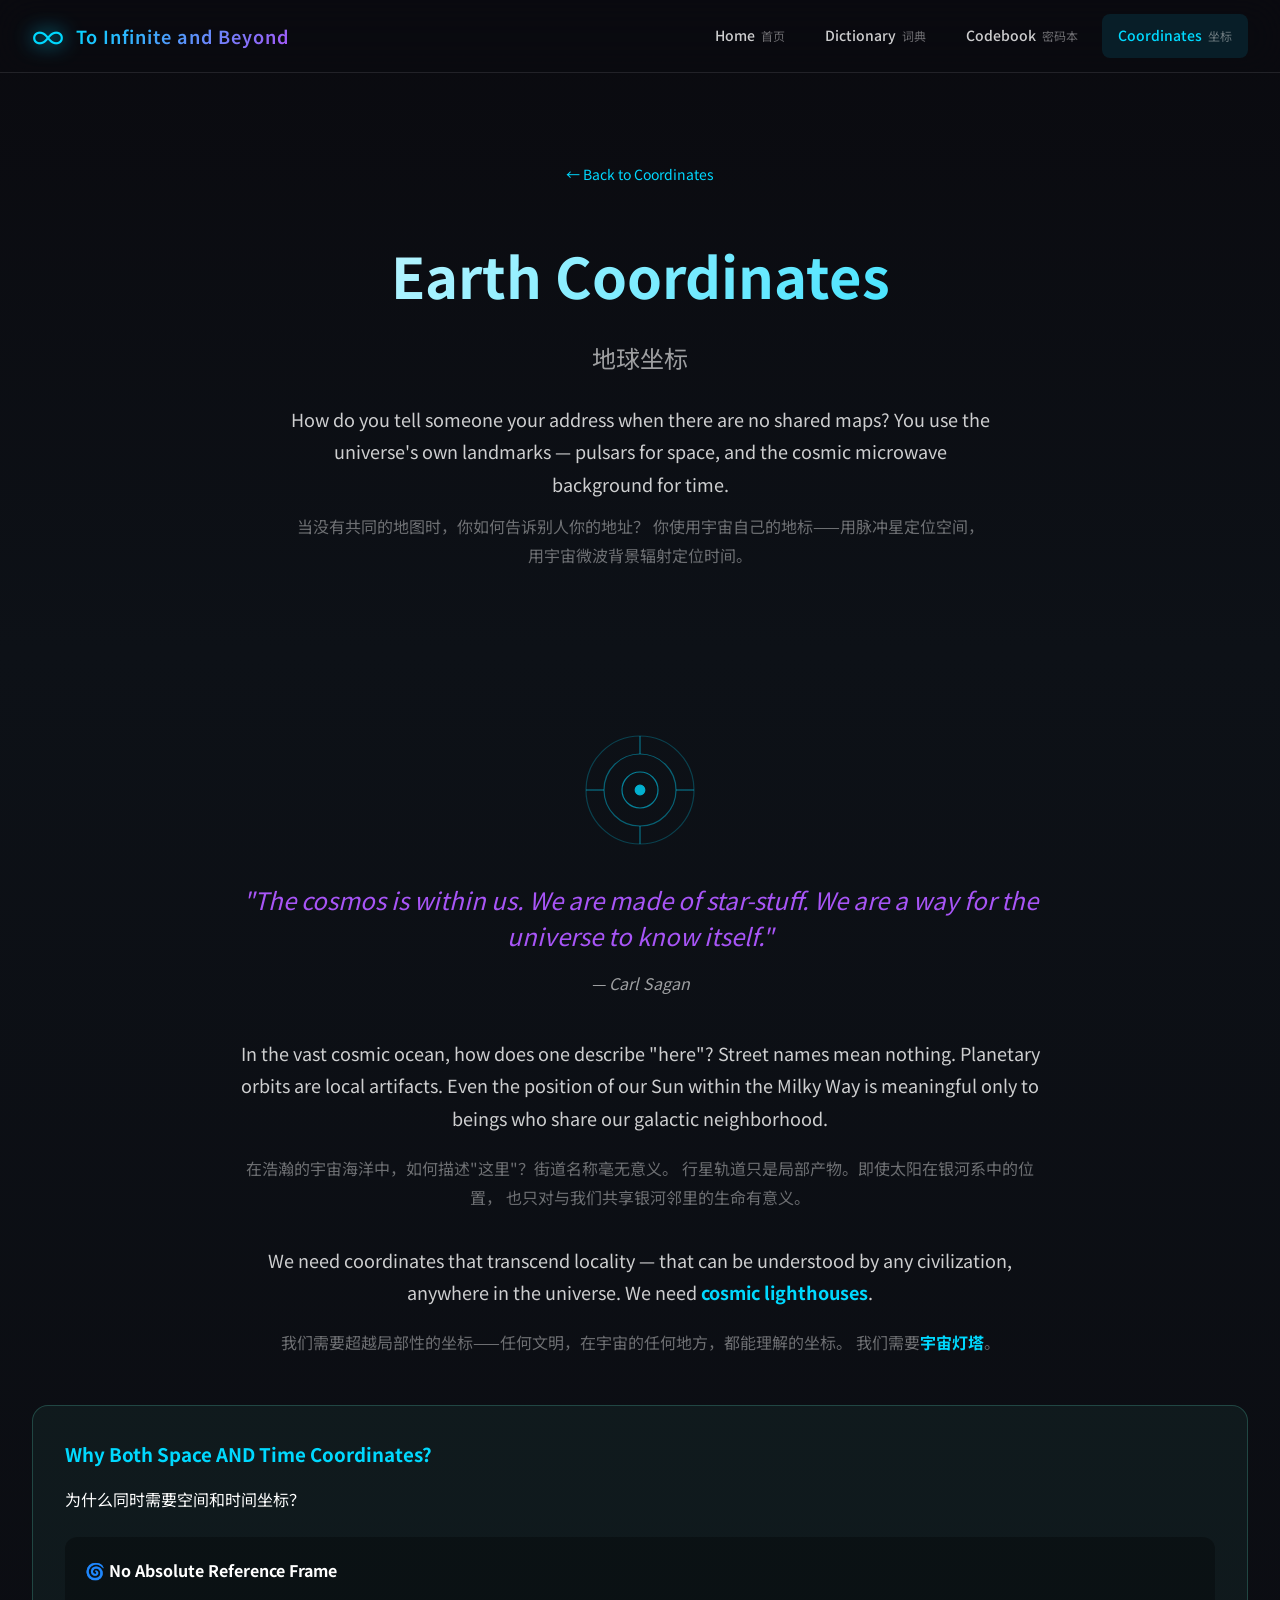
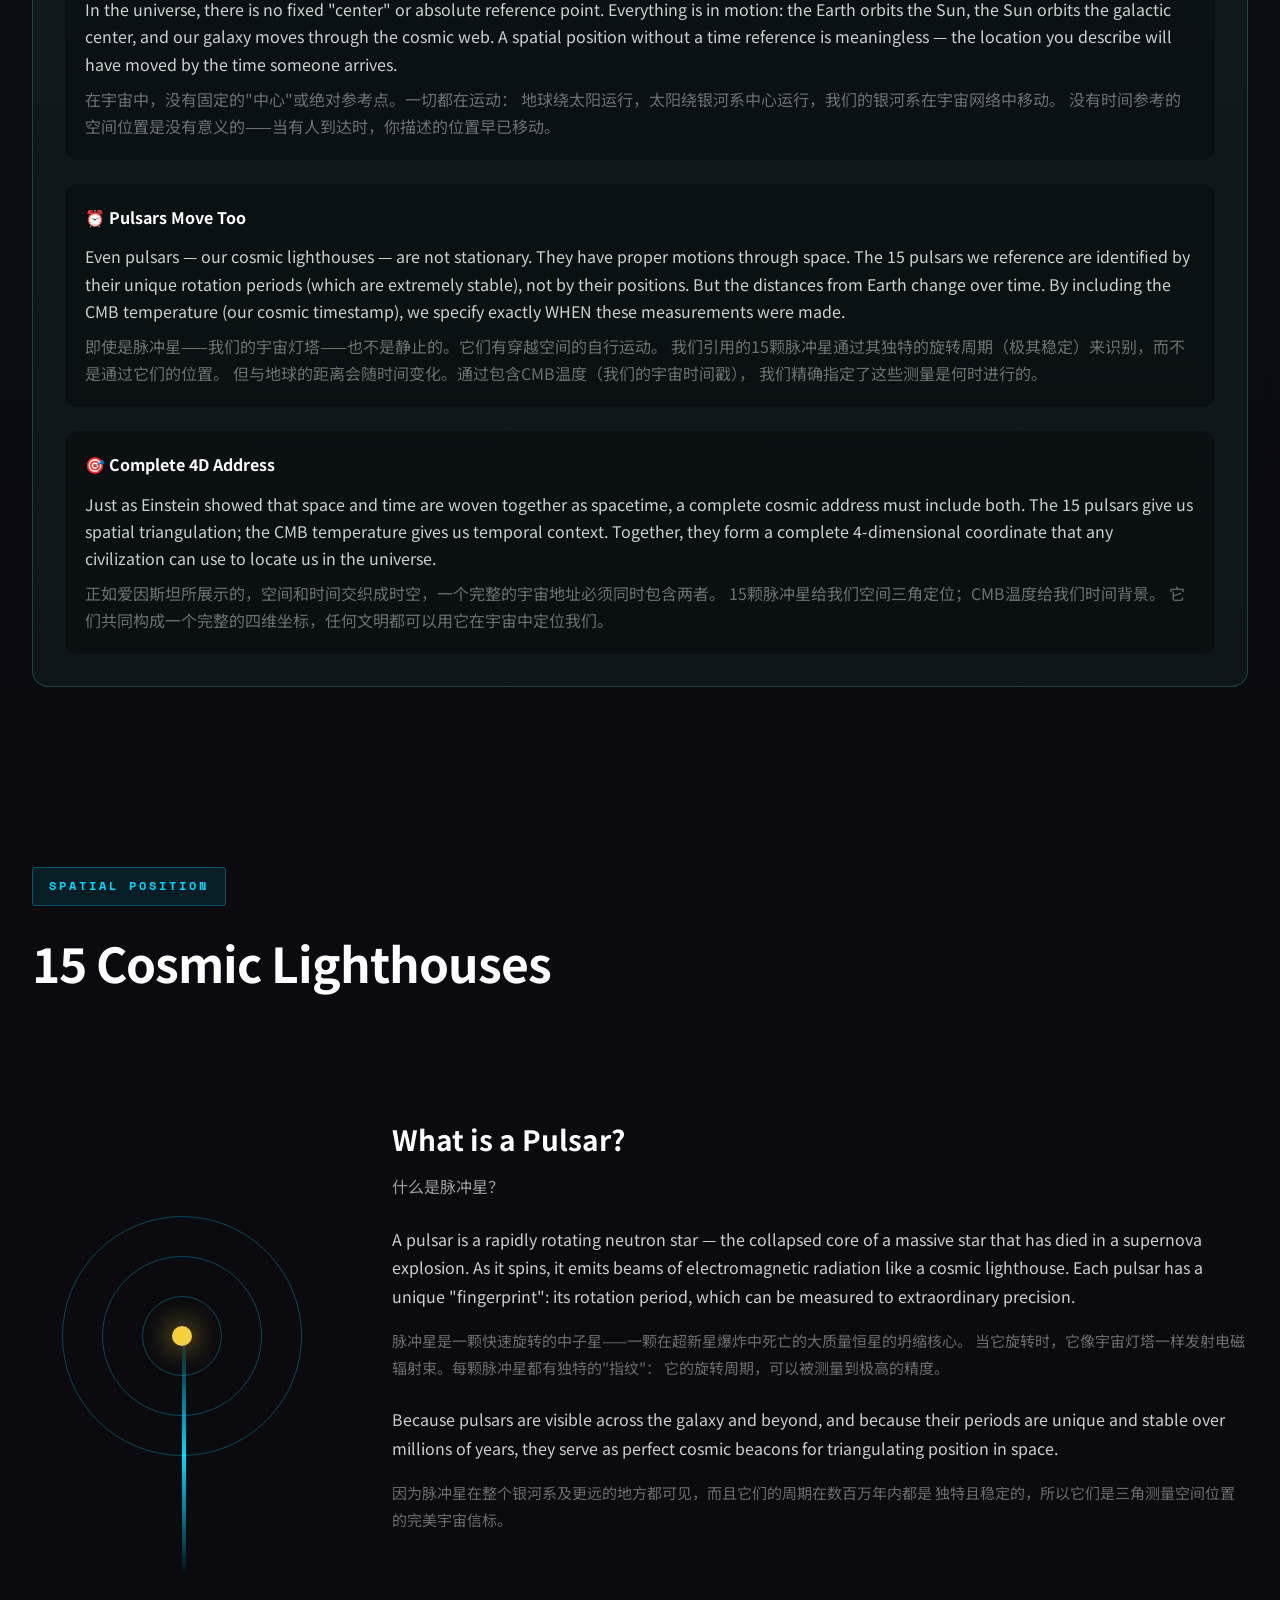
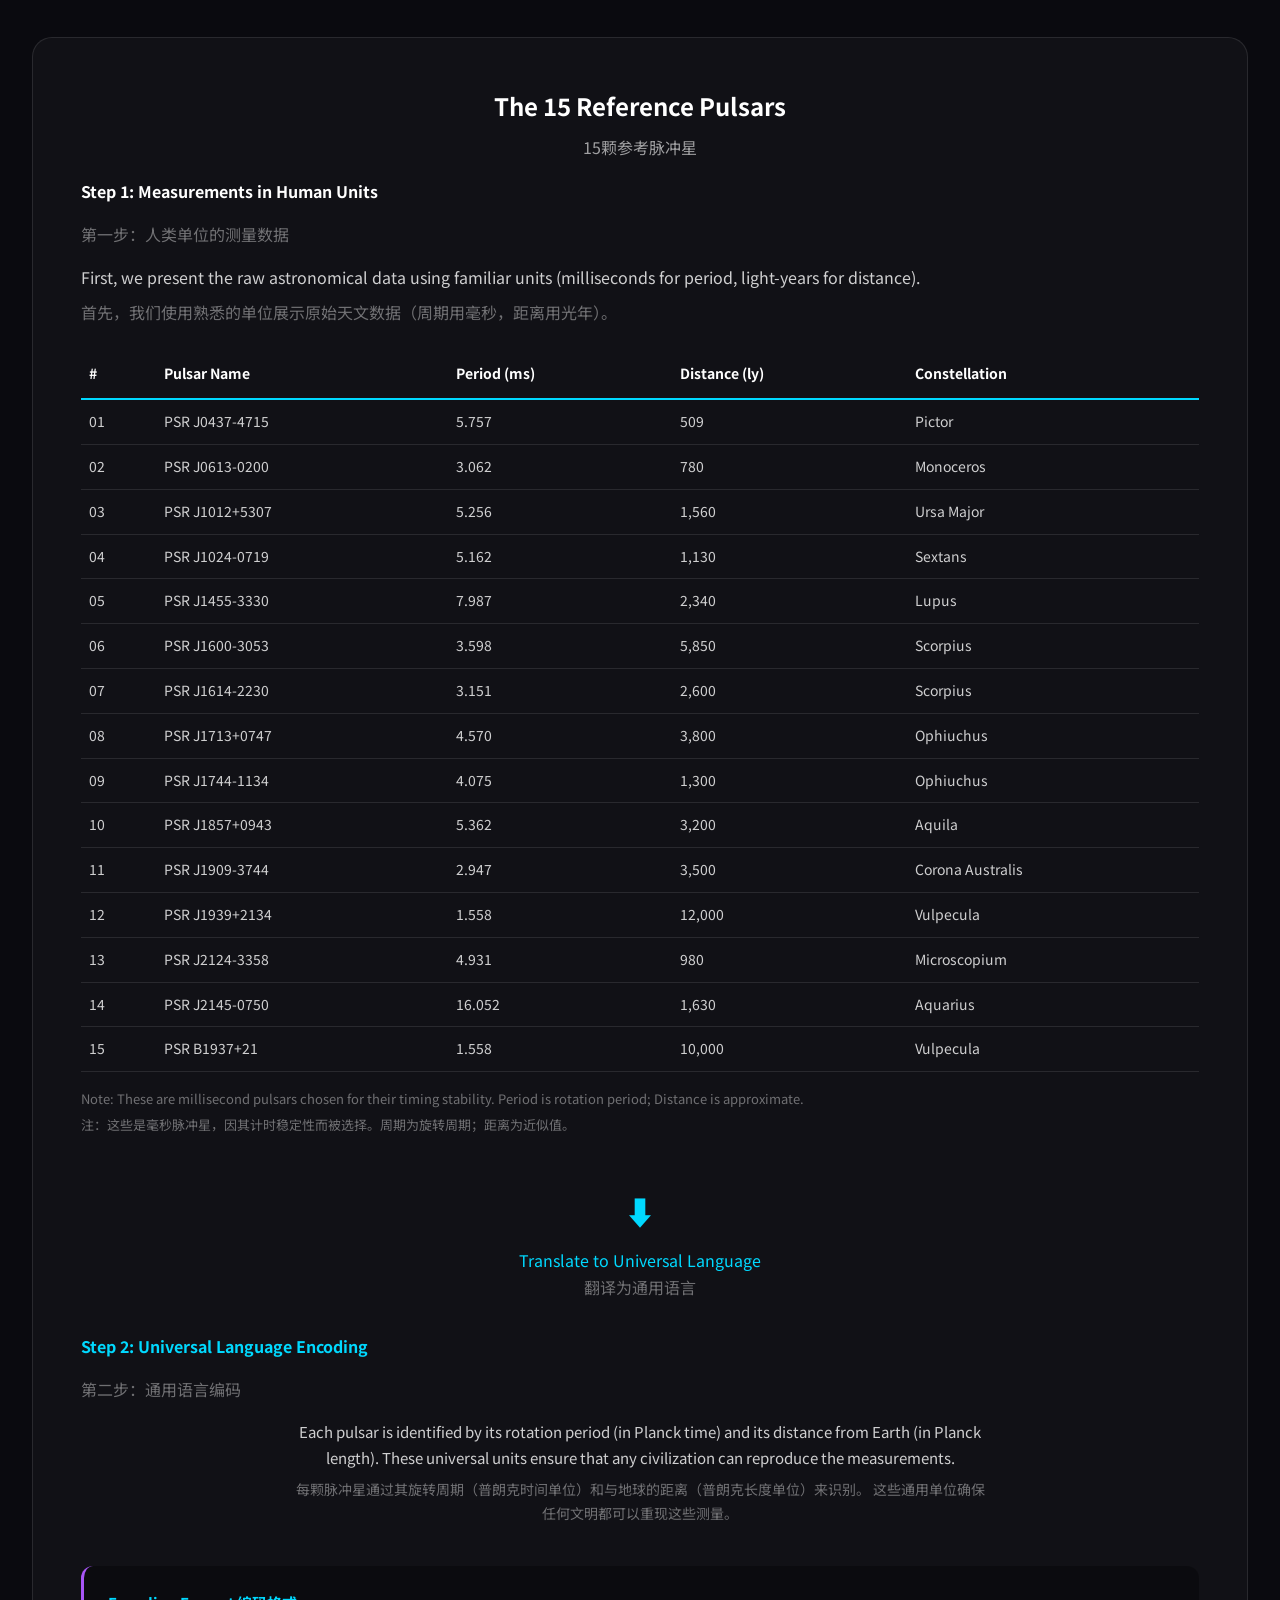
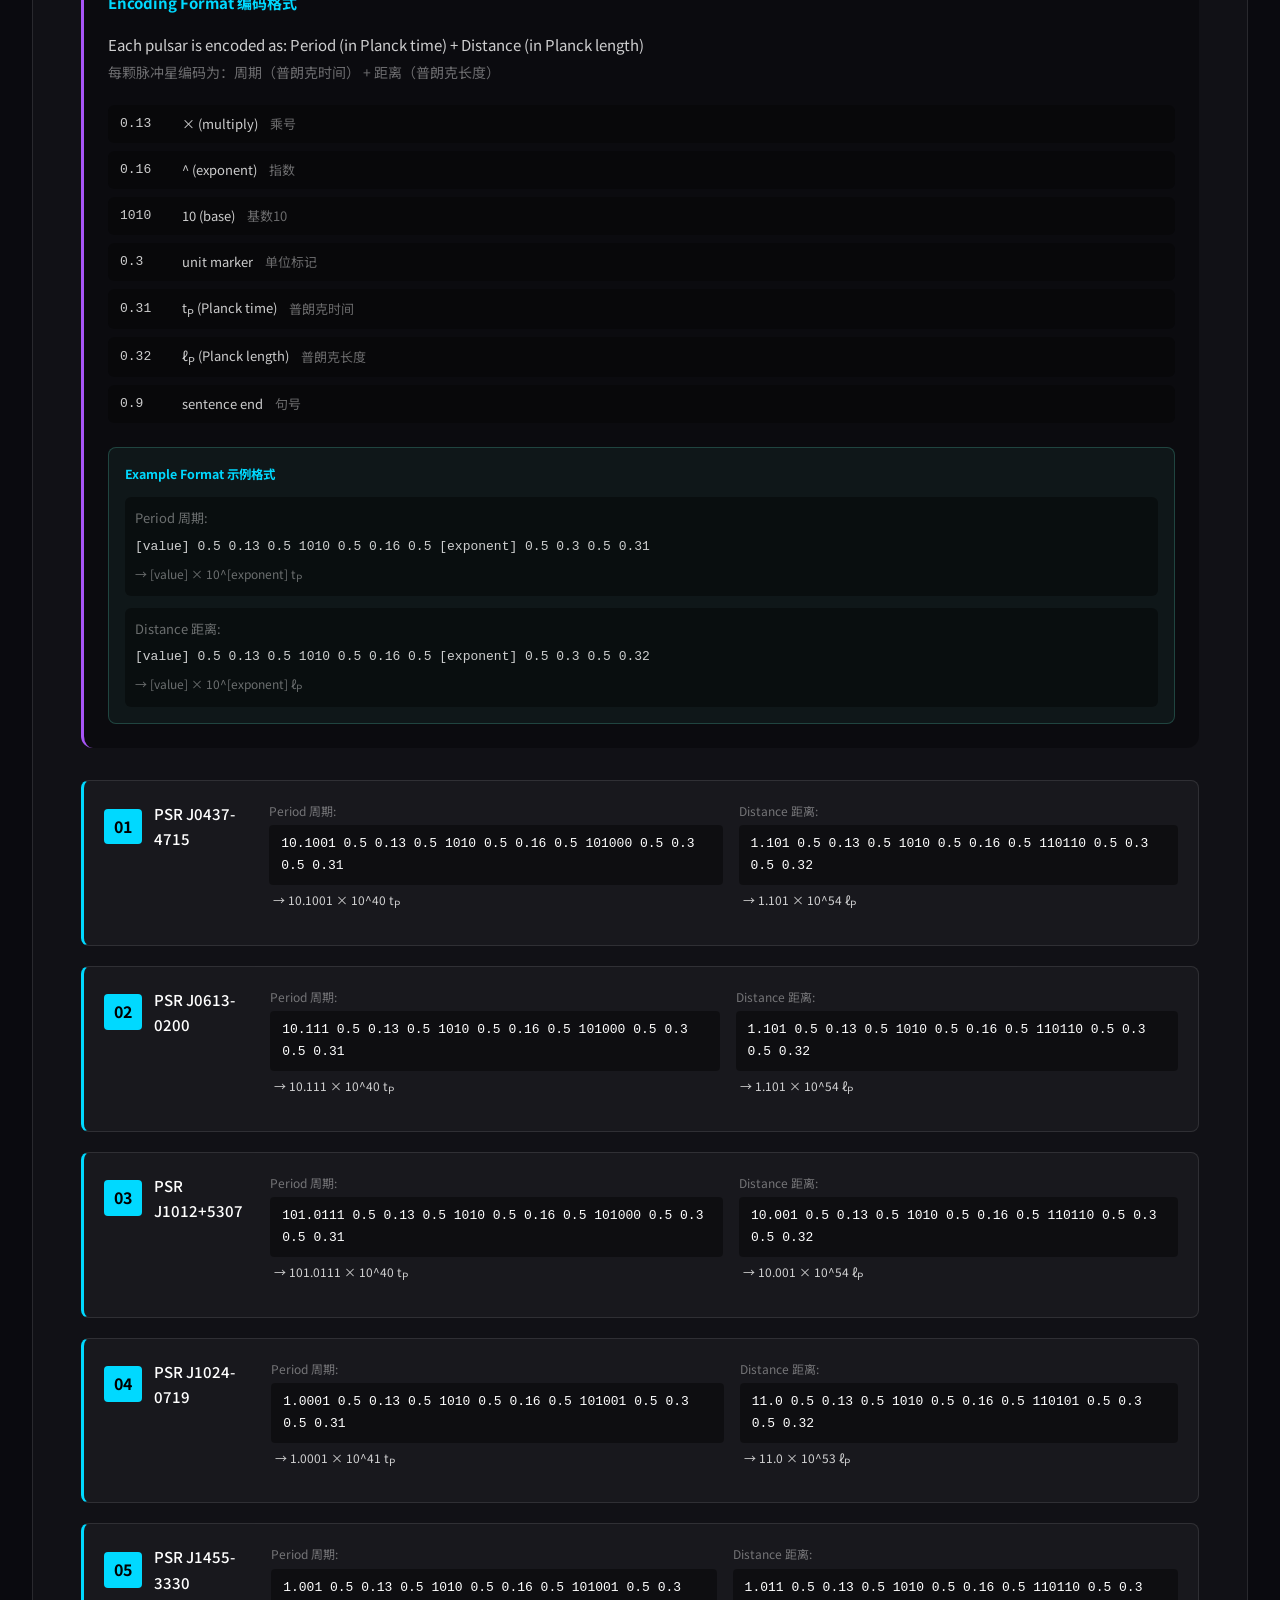
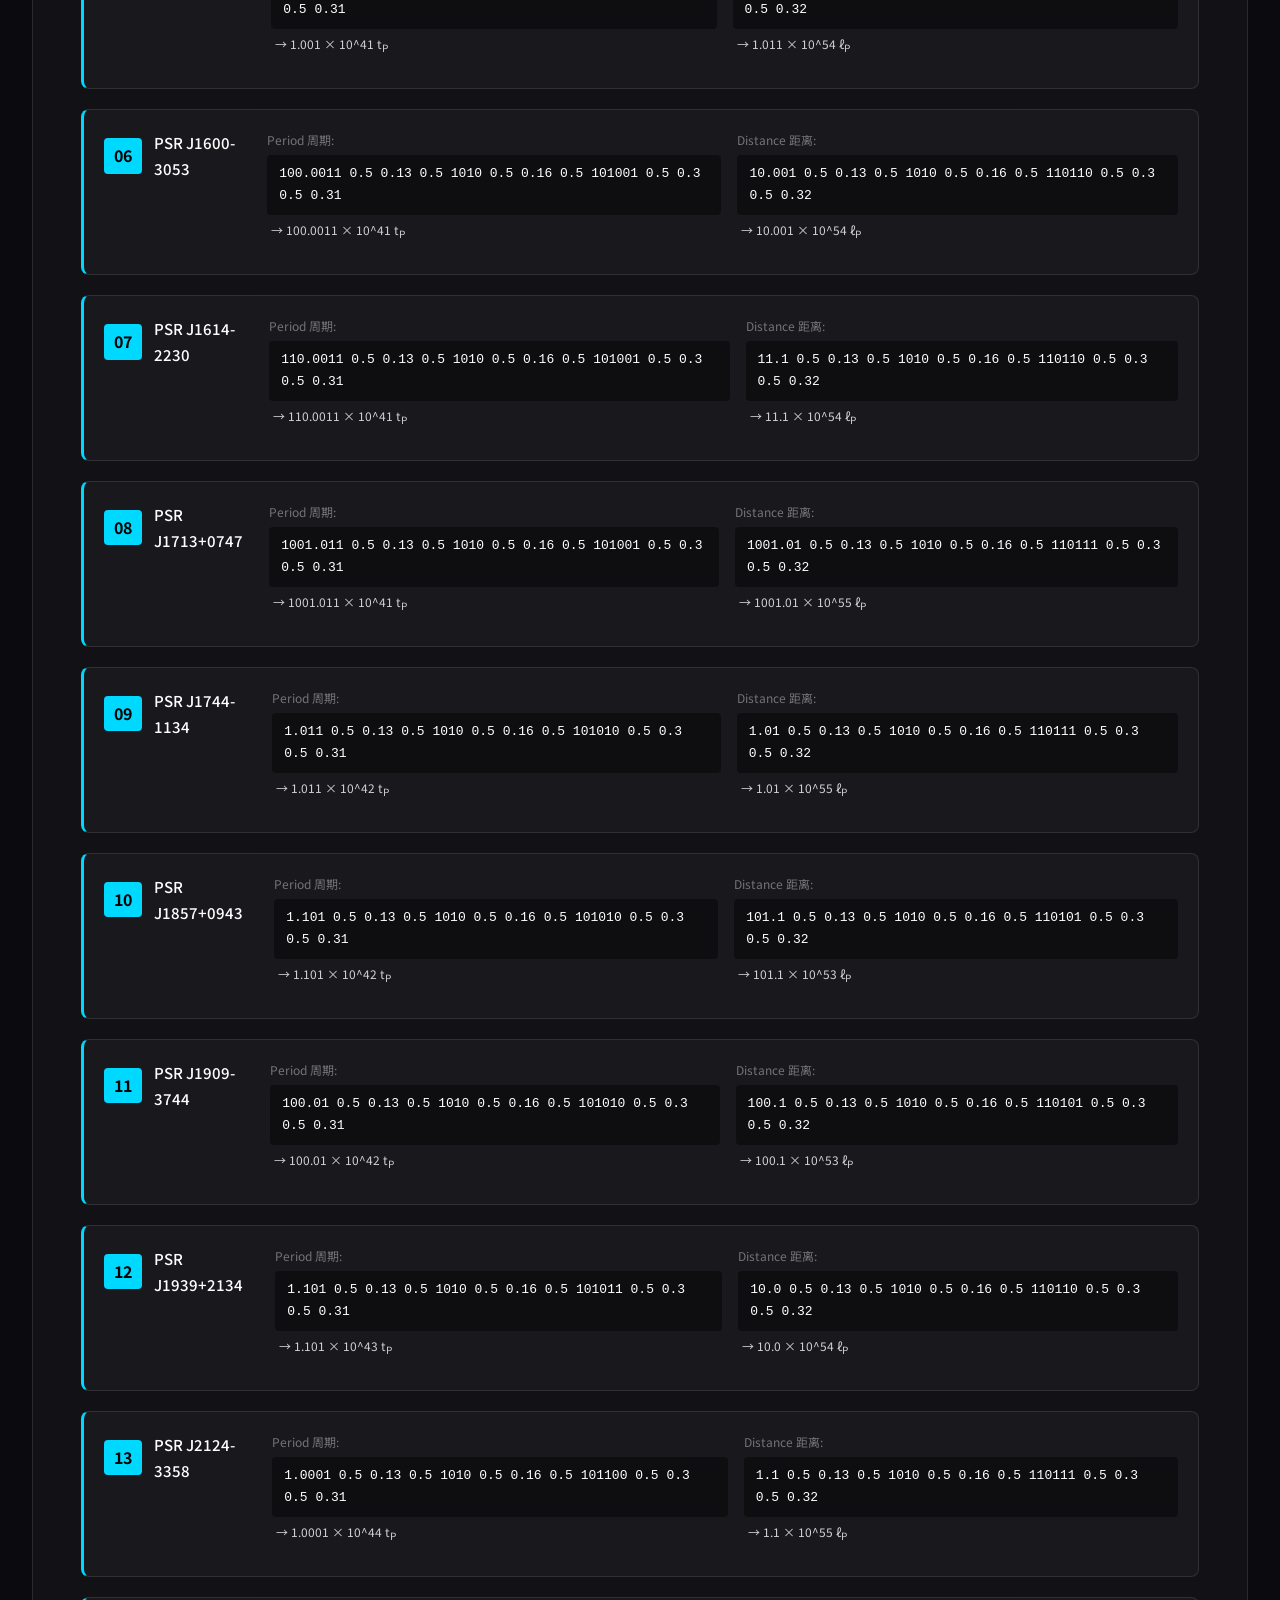
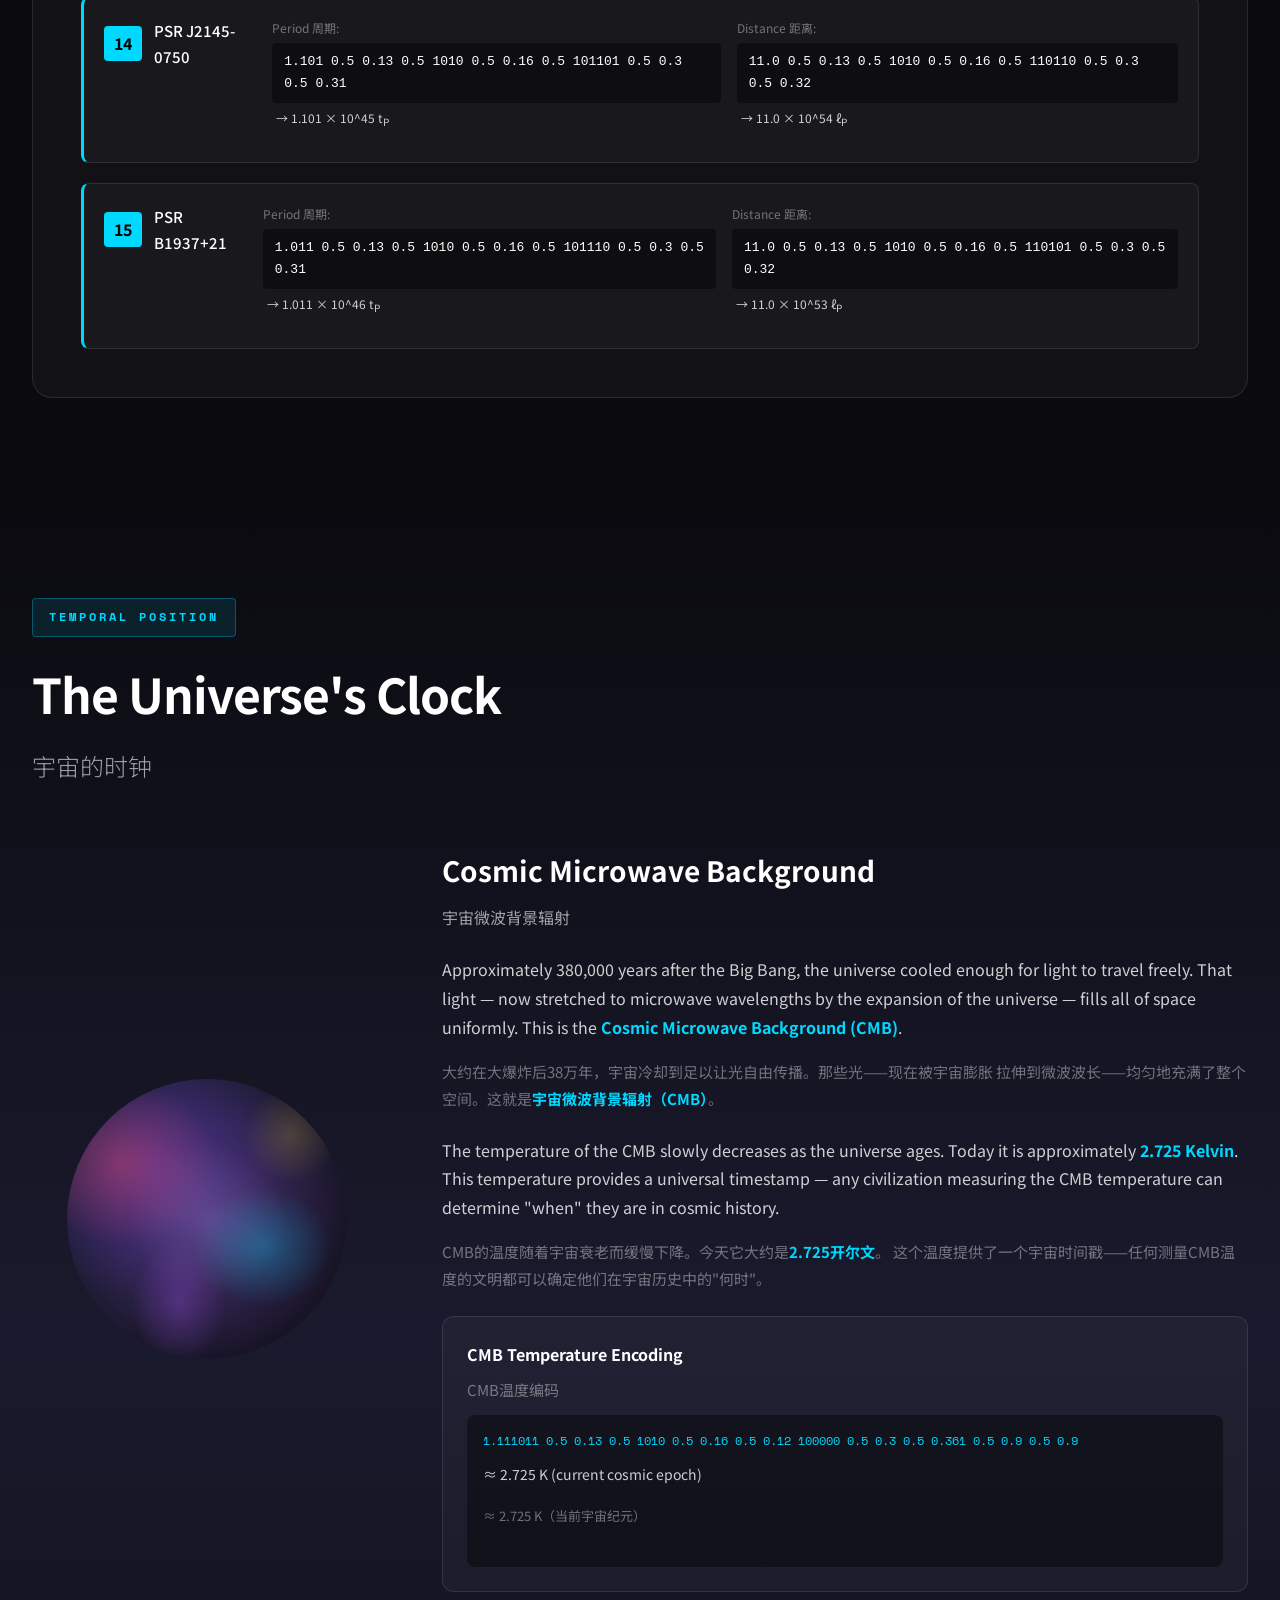
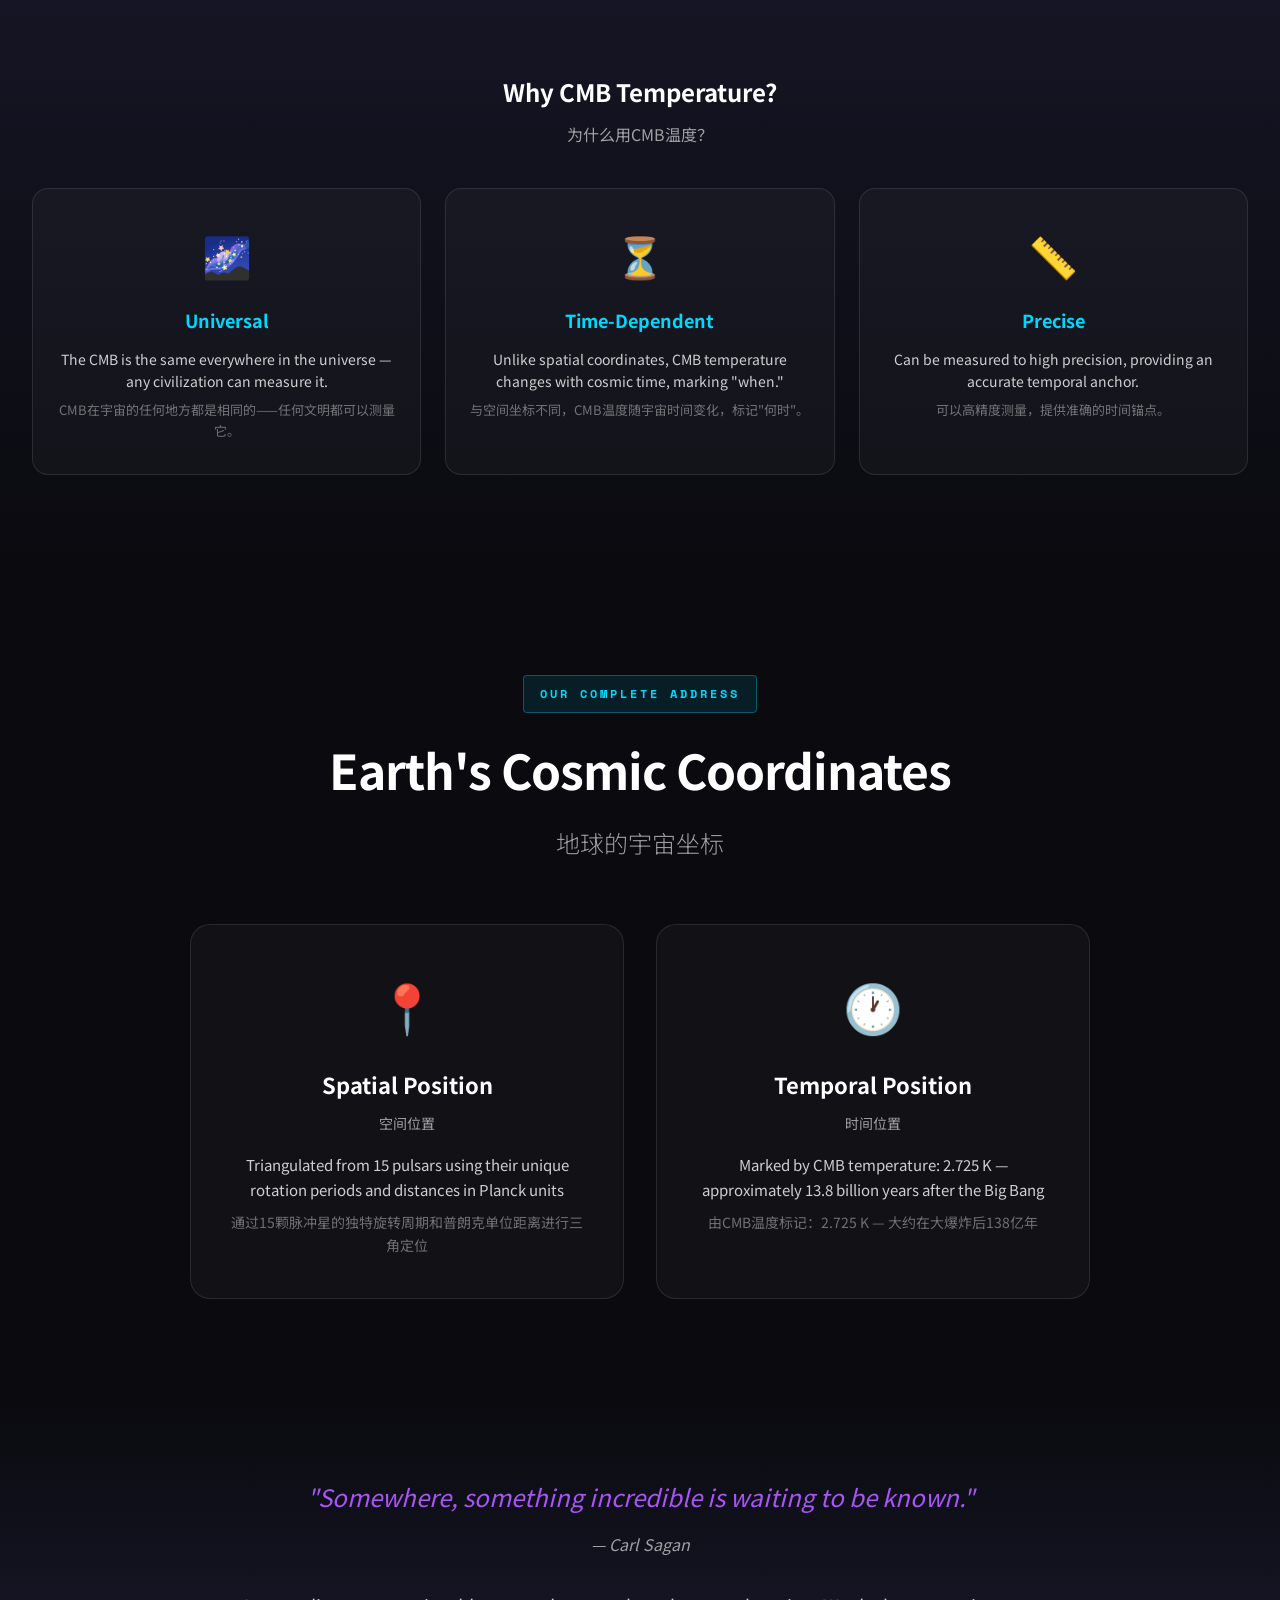
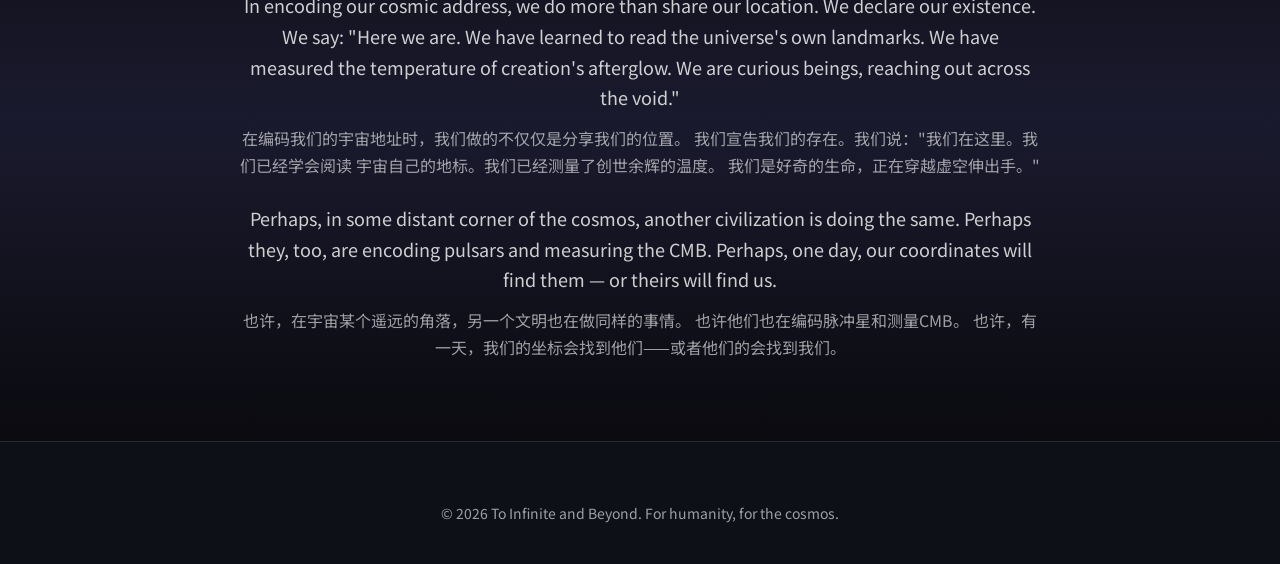
<file: earth-coordinates.html>
<!DOCTYPE html>
<html lang="en">
<head>
    <meta charset="UTF-8">
    <meta name="viewport" content="width=device-width, initial-scale=1.0">
    <title>Earth Coordinates | 地球坐标 - To Infinite and Beyond</title>
    <link rel="stylesheet" href="style.css">
    <link href="https://fonts.googleapis.com/css2?family=Space+Mono:wght@400;700&family=Noto+Sans+SC:wght@300;400;500;700&display=swap" rel="stylesheet">
</head>
<body>
    <div class="starfield" id="starfield"></div>

    <nav class="navbar">
        <div class="nav-container">
            <div class="logo">
                <a href="index.html">
                    <span class="logo-symbol">∞</span>
                    <span class="logo-text">To Infinite and Beyond</span>
                </a>
            </div>
            <ul class="nav-menu">
                <li class="nav-item"><a href="index.html" class="nav-link">Home <span class="nav-chinese">首页</span></a></li>
                <li class="nav-item"><a href="index.html#dictionary" class="nav-link">Dictionary <span class="nav-chinese">词典</span></a></li>
                <li class="nav-item"><a href="index.html#codebook" class="nav-link">Codebook <span class="nav-chinese">密码本</span></a></li>
                <li class="nav-item"><a href="index.html#coordinates" class="nav-link active">Coordinates <span class="nav-chinese">坐标</span></a></li>
            </ul>
            <div class="hamburger">
                <span class="bar"></span>
                <span class="bar"></span>
                <span class="bar"></span>
            </div>
        </div>
    </nav>

    <section class="subpage-hero">
        <div class="container">
            <a href="index.html#coordinates" class="back-link">← Back to Coordinates</a>
            <h1>Earth Coordinates</h1>
            <p class="cn-title">地球坐标</p>
            <p class="intro">
                How do you tell someone your address when there are no shared maps?
                You use the universe's own landmarks — pulsars for space, and the cosmic microwave background for time.
                <span class="cn">
                    当没有共同的地图时，你如何告诉别人你的地址？
                    你使用宇宙自己的地标——用脉冲星定位空间，用宇宙微波背景辐射定位时间。
                </span>
            </p>
        </div>
    </section>

    <!-- Philosophy Introduction -->
    <section class="coordinates-philosophy">
        <div class="container">
            <div class="philosophy-intro">
                <div class="philosophy-icon-large">
                    <svg viewBox="0 0 100 100" fill="none" stroke="currentColor" stroke-width="1">
                        <circle cx="50" cy="50" r="45" opacity="0.3"/>
                        <circle cx="50" cy="50" r="30" opacity="0.5"/>
                        <circle cx="50" cy="50" r="15" opacity="0.7"/>
                        <circle cx="50" cy="50" r="4" fill="currentColor"/>
                        <line x1="50" y1="5" x2="50" y2="20" opacity="0.6"/>
                        <line x1="95" y1="50" x2="80" y2="50" opacity="0.6"/>
                        <line x1="50" y1="95" x2="50" y2="80" opacity="0.6"/>
                        <line x1="5" y1="50" x2="20" y2="50" opacity="0.6"/>
                    </svg>
                </div>
                <blockquote>
                    "The cosmos is within us. We are made of star-stuff.
                    We are a way for the universe to know itself."
                </blockquote>
                <cite>— Carl Sagan</cite>
                <p class="philosophy-text">
                    In the vast cosmic ocean, how does one describe "here"? Street names mean nothing.
                    Planetary orbits are local artifacts. Even the position of our Sun within the Milky Way
                    is meaningful only to beings who share our galactic neighborhood.
                </p>
                <p class="philosophy-text cn">
                    在浩瀚的宇宙海洋中，如何描述"这里"？街道名称毫无意义。
                    行星轨道只是局部产物。即使太阳在银河系中的位置，
                    也只对与我们共享银河邻里的生命有意义。
                </p>
                <p class="philosophy-text">
                    We need coordinates that transcend locality — that can be understood by any civilization,
                    anywhere in the universe. We need <strong>cosmic lighthouses</strong>.
                </p>
                <p class="philosophy-text cn">
                    我们需要超越局部性的坐标——任何文明，在宇宙的任何地方，都能理解的坐标。
                    我们需要<strong>宇宙灯塔</strong>。
                </p>
            </div>

            <!-- Why Both Space AND Time -->
            <div class="spacetime-necessity" style="margin-top: 48px; padding: 32px; background: rgba(100,255,218,0.05); border-radius: 16px; border: 1px solid rgba(100,255,218,0.2);">
                <h3 style="color: var(--aurora-green); margin-bottom: 16px;">Why Both Space AND Time Coordinates?</h3>
                <p class="cn-subtitle" style="margin-bottom: 24px;">为什么同时需要空间和时间坐标？</p>

                <div style="display: grid; gap: 24px;">
                    <div style="padding: 20px; background: rgba(0,0,0,0.3); border-radius: 12px;">
                        <h4 style="color: var(--text-primary); margin-bottom: 12px;">🌀 No Absolute Reference Frame</h4>
                        <p style="color: var(--text-secondary);">
                            In the universe, there is no fixed "center" or absolute reference point. Everything is in motion:
                            the Earth orbits the Sun, the Sun orbits the galactic center, and our galaxy moves through
                            the cosmic web. A spatial position without a time reference is meaningless — the location
                            you describe will have moved by the time someone arrives.
                        </p>
                        <p class="cn" style="color: var(--text-dim); margin-top: 8px;">
                            在宇宙中，没有固定的"中心"或绝对参考点。一切都在运动：
                            地球绕太阳运行，太阳绕银河系中心运行，我们的银河系在宇宙网络中移动。
                            没有时间参考的空间位置是没有意义的——当有人到达时，你描述的位置早已移动。
                        </p>
                    </div>

                    <div style="padding: 20px; background: rgba(0,0,0,0.3); border-radius: 12px;">
                        <h4 style="color: var(--text-primary); margin-bottom: 12px;">⏰ Pulsars Move Too</h4>
                        <p style="color: var(--text-secondary);">
                            Even pulsars — our cosmic lighthouses — are not stationary. They have proper motions through space.
                            The 15 pulsars we reference are identified by their unique rotation periods (which are extremely stable),
                            not by their positions. But the distances from Earth change over time. By including the CMB temperature
                            (our cosmic timestamp), we specify exactly WHEN these measurements were made.
                        </p>
                        <p class="cn" style="color: var(--text-dim); margin-top: 8px;">
                            即使是脉冲星——我们的宇宙灯塔——也不是静止的。它们有穿越空间的自行运动。
                            我们引用的15颗脉冲星通过其独特的旋转周期（极其稳定）来识别，而不是通过它们的位置。
                            但与地球的距离会随时间变化。通过包含CMB温度（我们的宇宙时间戳），
                            我们精确指定了这些测量是何时进行的。
                        </p>
                    </div>

                    <div style="padding: 20px; background: rgba(0,0,0,0.3); border-radius: 12px;">
                        <h4 style="color: var(--text-primary); margin-bottom: 12px;">🎯 Complete 4D Address</h4>
                        <p style="color: var(--text-secondary);">
                            Just as Einstein showed that space and time are woven together as spacetime, a complete
                            cosmic address must include both. The 15 pulsars give us spatial triangulation;
                            the CMB temperature gives us temporal context. Together, they form a complete 4-dimensional
                            coordinate that any civilization can use to locate us in the universe.
                        </p>
                        <p class="cn" style="color: var(--text-dim); margin-top: 8px;">
                            正如爱因斯坦所展示的，空间和时间交织成时空，一个完整的宇宙地址必须同时包含两者。
                            15颗脉冲星给我们空间三角定位；CMB温度给我们时间背景。
                            它们共同构成一个完整的四维坐标，任何文明都可以用它在宇宙中定位我们。
                        </p>
                    </div>
                </div>
            </div>
        </div>
    </section>

    <!-- Spatial Coordinates Section -->
    <section class="spatial-coordinates">
        <div class="container">
            <span class="section-label">Spatial Position</span>
            <h2 class="section-title">15 Cosmic Lighthouses</h2>
            <p class="section-title-cn">15座宇宙灯塔</p>

            <div class="pulsar-intro">
                <div class="pulsar-visual-large">
                    <div class="pulsar-center"></div>
                    <div class="pulsar-beam beam-1"></div>
                    <div class="pulsar-beam beam-2"></div>
                    <div class="pulsar-ring ring-1"></div>
                    <div class="pulsar-ring ring-2"></div>
                    <div class="pulsar-ring ring-3"></div>
                </div>
                <div class="pulsar-text">
                    <h3>What is a Pulsar?</h3>
                    <p class="cn-subtitle">什么是脉冲星？</p>
                    <p>
                        A pulsar is a rapidly rotating neutron star — the collapsed core of a massive star
                        that has died in a supernova explosion. As it spins, it emits beams of electromagnetic
                        radiation like a cosmic lighthouse. Each pulsar has a unique "fingerprint": its
                        rotation period, which can be measured to extraordinary precision.
                    </p>
                    <p class="cn">
                        脉冲星是一颗快速旋转的中子星——一颗在超新星爆炸中死亡的大质量恒星的坍缩核心。
                        当它旋转时，它像宇宙灯塔一样发射电磁辐射束。每颗脉冲星都有独特的"指纹"：
                        它的旋转周期，可以被测量到极高的精度。
                    </p>
                    <p>
                        Because pulsars are visible across the galaxy and beyond, and because their periods
                        are unique and stable over millions of years, they serve as perfect cosmic beacons
                        for triangulating position in space.
                    </p>
                    <p class="cn">
                        因为脉冲星在整个银河系及更远的地方都可见，而且它们的周期在数百万年内都是
                        独特且稳定的，所以它们是三角测量空间位置的完美宇宙信标。
                    </p>
                </div>
            </div>

            <!-- Pulsar Table - Human Units First -->
            <div class="pulsar-table">
                <h3>The 15 Reference Pulsars</h3>
                <p class="cn-subtitle">15颗参考脉冲星</p>

                <!-- Human-readable data first -->
                <div style="margin-bottom: 48px;">
                    <h4 style="color: var(--aurora-blue); margin-bottom: 16px;">Step 1: Measurements in Human Units</h4>
                    <p class="cn" style="color: var(--text-dim); margin-bottom: 16px;">第一步：人类单位的测量数据</p>
                    <p style="color: var(--text-secondary); margin-bottom: 24px;">
                        First, we present the raw astronomical data using familiar units (milliseconds for period, light-years for distance).
                        <span class="cn" style="display: block; margin-top: 8px; color: var(--text-dim);">
                            首先，我们使用熟悉的单位展示原始天文数据（周期用毫秒，距离用光年）。
                        </span>
                    </p>

                    <div style="overflow-x: auto;">
                        <table style="width: 100%; border-collapse: collapse; font-size: 14px;">
                            <thead>
                                <tr style="border-bottom: 2px solid var(--aurora-green);">
                                    <th style="padding: 12px 8px; text-align: left; color: var(--text-primary);">#</th>
                                    <th style="padding: 12px 8px; text-align: left; color: var(--text-primary);">Pulsar Name</th>
                                    <th style="padding: 12px 8px; text-align: left; color: var(--text-primary);">Period (ms)</th>
                                    <th style="padding: 12px 8px; text-align: left; color: var(--text-primary);">Distance (ly)</th>
                                    <th style="padding: 12px 8px; text-align: left; color: var(--text-primary);">Constellation</th>
                                </tr>
                            </thead>
                            <tbody style="color: var(--text-secondary);">
                                <tr style="border-bottom: 1px solid rgba(255,255,255,0.1);">
                                    <td style="padding: 10px 8px;">01</td>
                                    <td style="padding: 10px 8px;">PSR J0437-4715</td>
                                    <td style="padding: 10px 8px;">5.757</td>
                                    <td style="padding: 10px 8px;">509</td>
                                    <td style="padding: 10px 8px;">Pictor</td>
                                </tr>
                                <tr style="border-bottom: 1px solid rgba(255,255,255,0.1);">
                                    <td style="padding: 10px 8px;">02</td>
                                    <td style="padding: 10px 8px;">PSR J0613-0200</td>
                                    <td style="padding: 10px 8px;">3.062</td>
                                    <td style="padding: 10px 8px;">780</td>
                                    <td style="padding: 10px 8px;">Monoceros</td>
                                </tr>
                                <tr style="border-bottom: 1px solid rgba(255,255,255,0.1);">
                                    <td style="padding: 10px 8px;">03</td>
                                    <td style="padding: 10px 8px;">PSR J1012+5307</td>
                                    <td style="padding: 10px 8px;">5.256</td>
                                    <td style="padding: 10px 8px;">1,560</td>
                                    <td style="padding: 10px 8px;">Ursa Major</td>
                                </tr>
                                <tr style="border-bottom: 1px solid rgba(255,255,255,0.1);">
                                    <td style="padding: 10px 8px;">04</td>
                                    <td style="padding: 10px 8px;">PSR J1024-0719</td>
                                    <td style="padding: 10px 8px;">5.162</td>
                                    <td style="padding: 10px 8px;">1,130</td>
                                    <td style="padding: 10px 8px;">Sextans</td>
                                </tr>
                                <tr style="border-bottom: 1px solid rgba(255,255,255,0.1);">
                                    <td style="padding: 10px 8px;">05</td>
                                    <td style="padding: 10px 8px;">PSR J1455-3330</td>
                                    <td style="padding: 10px 8px;">7.987</td>
                                    <td style="padding: 10px 8px;">2,340</td>
                                    <td style="padding: 10px 8px;">Lupus</td>
                                </tr>
                                <tr style="border-bottom: 1px solid rgba(255,255,255,0.1);">
                                    <td style="padding: 10px 8px;">06</td>
                                    <td style="padding: 10px 8px;">PSR J1600-3053</td>
                                    <td style="padding: 10px 8px;">3.598</td>
                                    <td style="padding: 10px 8px;">5,850</td>
                                    <td style="padding: 10px 8px;">Scorpius</td>
                                </tr>
                                <tr style="border-bottom: 1px solid rgba(255,255,255,0.1);">
                                    <td style="padding: 10px 8px;">07</td>
                                    <td style="padding: 10px 8px;">PSR J1614-2230</td>
                                    <td style="padding: 10px 8px;">3.151</td>
                                    <td style="padding: 10px 8px;">2,600</td>
                                    <td style="padding: 10px 8px;">Scorpius</td>
                                </tr>
                                <tr style="border-bottom: 1px solid rgba(255,255,255,0.1);">
                                    <td style="padding: 10px 8px;">08</td>
                                    <td style="padding: 10px 8px;">PSR J1713+0747</td>
                                    <td style="padding: 10px 8px;">4.570</td>
                                    <td style="padding: 10px 8px;">3,800</td>
                                    <td style="padding: 10px 8px;">Ophiuchus</td>
                                </tr>
                                <tr style="border-bottom: 1px solid rgba(255,255,255,0.1);">
                                    <td style="padding: 10px 8px;">09</td>
                                    <td style="padding: 10px 8px;">PSR J1744-1134</td>
                                    <td style="padding: 10px 8px;">4.075</td>
                                    <td style="padding: 10px 8px;">1,300</td>
                                    <td style="padding: 10px 8px;">Ophiuchus</td>
                                </tr>
                                <tr style="border-bottom: 1px solid rgba(255,255,255,0.1);">
                                    <td style="padding: 10px 8px;">10</td>
                                    <td style="padding: 10px 8px;">PSR J1857+0943</td>
                                    <td style="padding: 10px 8px;">5.362</td>
                                    <td style="padding: 10px 8px;">3,200</td>
                                    <td style="padding: 10px 8px;">Aquila</td>
                                </tr>
                                <tr style="border-bottom: 1px solid rgba(255,255,255,0.1);">
                                    <td style="padding: 10px 8px;">11</td>
                                    <td style="padding: 10px 8px;">PSR J1909-3744</td>
                                    <td style="padding: 10px 8px;">2.947</td>
                                    <td style="padding: 10px 8px;">3,500</td>
                                    <td style="padding: 10px 8px;">Corona Australis</td>
                                </tr>
                                <tr style="border-bottom: 1px solid rgba(255,255,255,0.1);">
                                    <td style="padding: 10px 8px;">12</td>
                                    <td style="padding: 10px 8px;">PSR J1939+2134</td>
                                    <td style="padding: 10px 8px;">1.558</td>
                                    <td style="padding: 10px 8px;">12,000</td>
                                    <td style="padding: 10px 8px;">Vulpecula</td>
                                </tr>
                                <tr style="border-bottom: 1px solid rgba(255,255,255,0.1);">
                                    <td style="padding: 10px 8px;">13</td>
                                    <td style="padding: 10px 8px;">PSR J2124-3358</td>
                                    <td style="padding: 10px 8px;">4.931</td>
                                    <td style="padding: 10px 8px;">980</td>
                                    <td style="padding: 10px 8px;">Microscopium</td>
                                </tr>
                                <tr style="border-bottom: 1px solid rgba(255,255,255,0.1);">
                                    <td style="padding: 10px 8px;">14</td>
                                    <td style="padding: 10px 8px;">PSR J2145-0750</td>
                                    <td style="padding: 10px 8px;">16.052</td>
                                    <td style="padding: 10px 8px;">1,630</td>
                                    <td style="padding: 10px 8px;">Aquarius</td>
                                </tr>
                                <tr style="border-bottom: 1px solid rgba(255,255,255,0.1);">
                                    <td style="padding: 10px 8px;">15</td>
                                    <td style="padding: 10px 8px;">PSR B1937+21</td>
                                    <td style="padding: 10px 8px;">1.558</td>
                                    <td style="padding: 10px 8px;">10,000</td>
                                    <td style="padding: 10px 8px;">Vulpecula</td>
                                </tr>
                            </tbody>
                        </table>
                    </div>

                    <p style="margin-top: 16px; font-size: 13px; color: var(--text-dim);">
                        Note: These are millisecond pulsars chosen for their timing stability. Period is rotation period; Distance is approximate.
                        <span class="cn" style="display: block; margin-top: 4px;">
                            注：这些是毫秒脉冲星，因其计时稳定性而被选择。周期为旋转周期；距离为近似值。
                        </span>
                    </p>
                </div>

                <!-- Arrow transition -->
                <div style="text-align: center; margin: 32px 0;">
                    <div style="font-size: 32px; color: var(--aurora-green);">⬇</div>
                    <p style="color: var(--aurora-green); margin-top: 8px;">Translate to Universal Language</p>
                    <p class="cn" style="color: var(--text-dim);">翻译为通用语言</p>
                </div>

                <!-- Universal Language Version -->
                <div>
                    <h4 style="color: var(--aurora-green); margin-bottom: 16px;">Step 2: Universal Language Encoding</h4>
                    <p class="cn" style="color: var(--text-dim); margin-bottom: 16px;">第二步：通用语言编码</p>
                    <p class="table-intro">
                        Each pulsar is identified by its rotation period (in Planck time) and its distance from Earth (in Planck length).
                        These universal units ensure that any civilization can reproduce the measurements.
                        <span class="cn">
                            每颗脉冲星通过其旋转周期（普朗克时间单位）和与地球的距离（普朗克长度单位）来识别。
                            这些通用单位确保任何文明都可以重现这些测量。
                        </span>
                    </p>
                </div>

                <!-- Encoding Format Explanation -->
                <div class="codebook-explanation" style="margin-bottom: 32px; padding: 24px; background: rgba(0,0,0,0.3); border-radius: 12px;">
                    <h4 style="color: var(--aurora-green); margin-bottom: 16px;">Encoding Format 编码格式</h4>
                    <p style="color: var(--text-secondary); margin-bottom: 20px;">
                        Each pulsar is encoded as: Period (in Planck time) + Distance (in Planck length)
                        <span class="cn" style="display: block; color: var(--text-dim); margin-top: 4px;">
                            每颗脉冲星编码为：周期（普朗克时间） + 距离（普朗克长度）
                        </span>
                    </p>

                    <!-- Symbol Legend - Horizontal Layout -->
                    <div style="display: grid; gap: 8px; font-size: 13px;">
                        <div style="display: flex; align-items: center; gap: 12px; padding: 8px 12px; background: rgba(0,0,0,0.3); border-radius: 6px;">
                            <code style="color: var(--aurora-blue); min-width: 50px;">0.13</code>
                            <span style="color: var(--text-secondary);">× (multiply)</span>
                            <span style="color: var(--text-dim);">乘号</span>
                        </div>
                        <div style="display: flex; align-items: center; gap: 12px; padding: 8px 12px; background: rgba(0,0,0,0.3); border-radius: 6px;">
                            <code style="color: var(--aurora-blue); min-width: 50px;">0.16</code>
                            <span style="color: var(--text-secondary);">^ (exponent)</span>
                            <span style="color: var(--text-dim);">指数</span>
                        </div>
                        <div style="display: flex; align-items: center; gap: 12px; padding: 8px 12px; background: rgba(0,0,0,0.3); border-radius: 6px;">
                            <code style="color: var(--aurora-blue); min-width: 50px;">1010</code>
                            <span style="color: var(--text-secondary);">10 (base)</span>
                            <span style="color: var(--text-dim);">基数10</span>
                        </div>
                        <div style="display: flex; align-items: center; gap: 12px; padding: 8px 12px; background: rgba(0,0,0,0.3); border-radius: 6px;">
                            <code style="color: var(--aurora-blue); min-width: 50px;">0.3</code>
                            <span style="color: var(--text-secondary);">unit marker</span>
                            <span style="color: var(--text-dim);">单位标记</span>
                        </div>
                        <div style="display: flex; align-items: center; gap: 12px; padding: 8px 12px; background: rgba(0,0,0,0.3); border-radius: 6px;">
                            <code style="color: var(--aurora-blue); min-width: 50px;">0.31</code>
                            <span style="color: var(--text-secondary);">t<sub>P</sub> (Planck time)</span>
                            <span style="color: var(--text-dim);">普朗克时间</span>
                        </div>
                        <div style="display: flex; align-items: center; gap: 12px; padding: 8px 12px; background: rgba(0,0,0,0.3); border-radius: 6px;">
                            <code style="color: var(--aurora-blue); min-width: 50px;">0.32</code>
                            <span style="color: var(--text-secondary);">ℓ<sub>P</sub> (Planck length)</span>
                            <span style="color: var(--text-dim);">普朗克长度</span>
                        </div>
                        <div style="display: flex; align-items: center; gap: 12px; padding: 8px 12px; background: rgba(0,0,0,0.3); border-radius: 6px;">
                            <code style="color: var(--aurora-blue); min-width: 50px;">0.9</code>
                            <span style="color: var(--text-secondary);">sentence end</span>
                            <span style="color: var(--text-dim);">句号</span>
                        </div>
                    </div>

                    <!-- Period & Distance Format -->
                    <div style="margin-top: 24px; padding: 16px; background: rgba(100,255,218,0.05); border-radius: 8px; border: 1px solid rgba(100,255,218,0.2);">
                        <h5 style="color: var(--aurora-green); margin-bottom: 12px;">Example Format 示例格式</h5>
                        <div style="display: grid; gap: 12px; font-size: 13px;">
                            <div style="padding: 10px; background: rgba(0,0,0,0.4); border-radius: 6px;">
                                <div style="color: var(--text-dim); margin-bottom: 4px;">Period 周期:</div>
                                <code style="color: var(--aurora-blue);">[value] 0.5 0.13 0.5 1010 0.5 0.16 0.5 [exponent] 0.5 0.3 0.5 0.31</code>
                                <div style="color: var(--text-dim); margin-top: 6px; font-size: 12px;">→ [value] × 10^[exponent] t<sub>P</sub></div>
                            </div>
                            <div style="padding: 10px; background: rgba(0,0,0,0.4); border-radius: 6px;">
                                <div style="color: var(--text-dim); margin-bottom: 4px;">Distance 距离:</div>
                                <code style="color: var(--aurora-blue);">[value] 0.5 0.13 0.5 1010 0.5 0.16 0.5 [exponent] 0.5 0.3 0.5 0.32</code>
                                <div style="color: var(--text-dim); margin-top: 6px; font-size: 12px;">→ [value] × 10^[exponent] ℓ<sub>P</sub></div>
                            </div>
                        </div>
                    </div>
                </div>

                <div class="pulsar-list" style="display: flex; flex-direction: column; gap: 20px;">
                    <!-- Pulsar 01: PSR J0437-4715 -->
                    <div class="pulsar-item" style="background: rgba(255,255,255,0.03); padding: 20px; border-radius: 8px; border-left: 3px solid var(--aurora-green);">
                        <div style="display: flex; align-items: center; gap: 12px; margin-bottom: 16px;">
                            <span style="background: var(--aurora-green); color: #000; padding: 4px 10px; border-radius: 4px; font-weight: bold;">01</span>
                            <span style="color: var(--text-primary); font-size: 15px; font-weight: 500;">PSR J0437-4715</span>
                        </div>
                        <div style="margin-bottom: 12px;">
                            <div style="color: var(--text-dim); font-size: 12px; margin-bottom: 4px;">Period 周期:</div>
                            <code style="display: block; font-size: 13px; color: var(--aurora-blue); padding: 8px 12px; background: rgba(0,0,0,0.4); border-radius: 4px;">10.1001 0.5 0.13 0.5 1010 0.5 0.16 0.5 101000 0.5 0.3 0.5 0.31</code>
                            <span style="font-size: 12px; color: var(--text-secondary); margin-left: 4px;">→ 10.1001 × 10^40 t<sub>P</sub></span>
                        </div>
                        <div>
                            <div style="color: var(--text-dim); font-size: 12px; margin-bottom: 4px;">Distance 距离:</div>
                            <code style="display: block; font-size: 13px; color: var(--aurora-blue); padding: 8px 12px; background: rgba(0,0,0,0.4); border-radius: 4px;">1.101 0.5 0.13 0.5 1010 0.5 0.16 0.5 110110 0.5 0.3 0.5 0.32</code>
                            <span style="font-size: 12px; color: var(--text-secondary); margin-left: 4px;">→ 1.101 × 10^54 ℓ<sub>P</sub></span>
                        </div>
                    </div>

                    <!-- Pulsar 02: PSR J0613-0200 -->
                    <div class="pulsar-item" style="background: rgba(255,255,255,0.03); padding: 20px; border-radius: 8px; border-left: 3px solid var(--aurora-green);">
                        <div style="display: flex; align-items: center; gap: 12px; margin-bottom: 16px;">
                            <span style="background: var(--aurora-green); color: #000; padding: 4px 10px; border-radius: 4px; font-weight: bold;">02</span>
                            <span style="color: var(--text-primary); font-size: 15px; font-weight: 500;">PSR J0613-0200</span>
                        </div>
                        <div style="margin-bottom: 12px;">
                            <div style="color: var(--text-dim); font-size: 12px; margin-bottom: 4px;">Period 周期:</div>
                            <code style="display: block; font-size: 13px; color: var(--aurora-blue); padding: 8px 12px; background: rgba(0,0,0,0.4); border-radius: 4px;">10.111 0.5 0.13 0.5 1010 0.5 0.16 0.5 101000 0.5 0.3 0.5 0.31</code>
                            <span style="font-size: 12px; color: var(--text-secondary); margin-left: 4px;">→ 10.111 × 10^40 t<sub>P</sub></span>
                        </div>
                        <div>
                            <div style="color: var(--text-dim); font-size: 12px; margin-bottom: 4px;">Distance 距离:</div>
                            <code style="display: block; font-size: 13px; color: var(--aurora-blue); padding: 8px 12px; background: rgba(0,0,0,0.4); border-radius: 4px;">1.101 0.5 0.13 0.5 1010 0.5 0.16 0.5 110110 0.5 0.3 0.5 0.32</code>
                            <span style="font-size: 12px; color: var(--text-secondary); margin-left: 4px;">→ 1.101 × 10^54 ℓ<sub>P</sub></span>
                        </div>
                    </div>

                    <!-- Pulsar 03: PSR J1012+5307 -->
                    <div class="pulsar-item" style="background: rgba(255,255,255,0.03); padding: 20px; border-radius: 8px; border-left: 3px solid var(--aurora-green);">
                        <div style="display: flex; align-items: center; gap: 12px; margin-bottom: 16px;">
                            <span style="background: var(--aurora-green); color: #000; padding: 4px 10px; border-radius: 4px; font-weight: bold;">03</span>
                            <span style="color: var(--text-primary); font-size: 15px; font-weight: 500;">PSR J1012+5307</span>
                        </div>
                        <div style="margin-bottom: 12px;">
                            <div style="color: var(--text-dim); font-size: 12px; margin-bottom: 4px;">Period 周期:</div>
                            <code style="display: block; font-size: 13px; color: var(--aurora-blue); padding: 8px 12px; background: rgba(0,0,0,0.4); border-radius: 4px;">101.0111 0.5 0.13 0.5 1010 0.5 0.16 0.5 101000 0.5 0.3 0.5 0.31</code>
                            <span style="font-size: 12px; color: var(--text-secondary); margin-left: 4px;">→ 101.0111 × 10^40 t<sub>P</sub></span>
                        </div>
                        <div>
                            <div style="color: var(--text-dim); font-size: 12px; margin-bottom: 4px;">Distance 距离:</div>
                            <code style="display: block; font-size: 13px; color: var(--aurora-blue); padding: 8px 12px; background: rgba(0,0,0,0.4); border-radius: 4px;">10.001 0.5 0.13 0.5 1010 0.5 0.16 0.5 110110 0.5 0.3 0.5 0.32</code>
                            <span style="font-size: 12px; color: var(--text-secondary); margin-left: 4px;">→ 10.001 × 10^54 ℓ<sub>P</sub></span>
                        </div>
                    </div>

                    <!-- Pulsar 04: PSR J1024-0719 -->
                    <div class="pulsar-item" style="background: rgba(255,255,255,0.03); padding: 20px; border-radius: 8px; border-left: 3px solid var(--aurora-green);">
                        <div style="display: flex; align-items: center; gap: 12px; margin-bottom: 16px;">
                            <span style="background: var(--aurora-green); color: #000; padding: 4px 10px; border-radius: 4px; font-weight: bold;">04</span>
                            <span style="color: var(--text-primary); font-size: 15px; font-weight: 500;">PSR J1024-0719</span>
                        </div>
                        <div style="margin-bottom: 12px;">
                            <div style="color: var(--text-dim); font-size: 12px; margin-bottom: 4px;">Period 周期:</div>
                            <code style="display: block; font-size: 13px; color: var(--aurora-blue); padding: 8px 12px; background: rgba(0,0,0,0.4); border-radius: 4px;">1.0001 0.5 0.13 0.5 1010 0.5 0.16 0.5 101001 0.5 0.3 0.5 0.31</code>
                            <span style="font-size: 12px; color: var(--text-secondary); margin-left: 4px;">→ 1.0001 × 10^41 t<sub>P</sub></span>
                        </div>
                        <div>
                            <div style="color: var(--text-dim); font-size: 12px; margin-bottom: 4px;">Distance 距离:</div>
                            <code style="display: block; font-size: 13px; color: var(--aurora-blue); padding: 8px 12px; background: rgba(0,0,0,0.4); border-radius: 4px;">11.0 0.5 0.13 0.5 1010 0.5 0.16 0.5 110101 0.5 0.3 0.5 0.32</code>
                            <span style="font-size: 12px; color: var(--text-secondary); margin-left: 4px;">→ 11.0 × 10^53 ℓ<sub>P</sub></span>
                        </div>
                    </div>

                    <!-- Pulsar 05: PSR J1455-3330 -->
                    <div class="pulsar-item" style="background: rgba(255,255,255,0.03); padding: 20px; border-radius: 8px; border-left: 3px solid var(--aurora-green);">
                        <div style="display: flex; align-items: center; gap: 12px; margin-bottom: 16px;">
                            <span style="background: var(--aurora-green); color: #000; padding: 4px 10px; border-radius: 4px; font-weight: bold;">05</span>
                            <span style="color: var(--text-primary); font-size: 15px; font-weight: 500;">PSR J1455-3330</span>
                        </div>
                        <div style="margin-bottom: 12px;">
                            <div style="color: var(--text-dim); font-size: 12px; margin-bottom: 4px;">Period 周期:</div>
                            <code style="display: block; font-size: 13px; color: var(--aurora-blue); padding: 8px 12px; background: rgba(0,0,0,0.4); border-radius: 4px;">1.001 0.5 0.13 0.5 1010 0.5 0.16 0.5 101001 0.5 0.3 0.5 0.31</code>
                            <span style="font-size: 12px; color: var(--text-secondary); margin-left: 4px;">→ 1.001 × 10^41 t<sub>P</sub></span>
                        </div>
                        <div>
                            <div style="color: var(--text-dim); font-size: 12px; margin-bottom: 4px;">Distance 距离:</div>
                            <code style="display: block; font-size: 13px; color: var(--aurora-blue); padding: 8px 12px; background: rgba(0,0,0,0.4); border-radius: 4px;">1.011 0.5 0.13 0.5 1010 0.5 0.16 0.5 110110 0.5 0.3 0.5 0.32</code>
                            <span style="font-size: 12px; color: var(--text-secondary); margin-left: 4px;">→ 1.011 × 10^54 ℓ<sub>P</sub></span>
                        </div>
                    </div>

                    <!-- Pulsar 06: PSR J1600-3053 -->
                    <div class="pulsar-item" style="background: rgba(255,255,255,0.03); padding: 20px; border-radius: 8px; border-left: 3px solid var(--aurora-green);">
                        <div style="display: flex; align-items: center; gap: 12px; margin-bottom: 16px;">
                            <span style="background: var(--aurora-green); color: #000; padding: 4px 10px; border-radius: 4px; font-weight: bold;">06</span>
                            <span style="color: var(--text-primary); font-size: 15px; font-weight: 500;">PSR J1600-3053</span>
                        </div>
                        <div style="margin-bottom: 12px;">
                            <div style="color: var(--text-dim); font-size: 12px; margin-bottom: 4px;">Period 周期:</div>
                            <code style="display: block; font-size: 13px; color: var(--aurora-blue); padding: 8px 12px; background: rgba(0,0,0,0.4); border-radius: 4px;">100.0011 0.5 0.13 0.5 1010 0.5 0.16 0.5 101001 0.5 0.3 0.5 0.31</code>
                            <span style="font-size: 12px; color: var(--text-secondary); margin-left: 4px;">→ 100.0011 × 10^41 t<sub>P</sub></span>
                        </div>
                        <div>
                            <div style="color: var(--text-dim); font-size: 12px; margin-bottom: 4px;">Distance 距离:</div>
                            <code style="display: block; font-size: 13px; color: var(--aurora-blue); padding: 8px 12px; background: rgba(0,0,0,0.4); border-radius: 4px;">10.001 0.5 0.13 0.5 1010 0.5 0.16 0.5 110110 0.5 0.3 0.5 0.32</code>
                            <span style="font-size: 12px; color: var(--text-secondary); margin-left: 4px;">→ 10.001 × 10^54 ℓ<sub>P</sub></span>
                        </div>
                    </div>

                    <!-- Pulsar 07: PSR J1614-2230 -->
                    <div class="pulsar-item" style="background: rgba(255,255,255,0.03); padding: 20px; border-radius: 8px; border-left: 3px solid var(--aurora-green);">
                        <div style="display: flex; align-items: center; gap: 12px; margin-bottom: 16px;">
                            <span style="background: var(--aurora-green); color: #000; padding: 4px 10px; border-radius: 4px; font-weight: bold;">07</span>
                            <span style="color: var(--text-primary); font-size: 15px; font-weight: 500;">PSR J1614-2230</span>
                        </div>
                        <div style="margin-bottom: 12px;">
                            <div style="color: var(--text-dim); font-size: 12px; margin-bottom: 4px;">Period 周期:</div>
                            <code style="display: block; font-size: 13px; color: var(--aurora-blue); padding: 8px 12px; background: rgba(0,0,0,0.4); border-radius: 4px;">110.0011 0.5 0.13 0.5 1010 0.5 0.16 0.5 101001 0.5 0.3 0.5 0.31</code>
                            <span style="font-size: 12px; color: var(--text-secondary); margin-left: 4px;">→ 110.0011 × 10^41 t<sub>P</sub></span>
                        </div>
                        <div>
                            <div style="color: var(--text-dim); font-size: 12px; margin-bottom: 4px;">Distance 距离:</div>
                            <code style="display: block; font-size: 13px; color: var(--aurora-blue); padding: 8px 12px; background: rgba(0,0,0,0.4); border-radius: 4px;">11.1 0.5 0.13 0.5 1010 0.5 0.16 0.5 110110 0.5 0.3 0.5 0.32</code>
                            <span style="font-size: 12px; color: var(--text-secondary); margin-left: 4px;">→ 11.1 × 10^54 ℓ<sub>P</sub></span>
                        </div>
                    </div>

                    <!-- Pulsar 08: PSR J1713+0747 -->
                    <div class="pulsar-item" style="background: rgba(255,255,255,0.03); padding: 20px; border-radius: 8px; border-left: 3px solid var(--aurora-green);">
                        <div style="display: flex; align-items: center; gap: 12px; margin-bottom: 16px;">
                            <span style="background: var(--aurora-green); color: #000; padding: 4px 10px; border-radius: 4px; font-weight: bold;">08</span>
                            <span style="color: var(--text-primary); font-size: 15px; font-weight: 500;">PSR J1713+0747</span>
                        </div>
                        <div style="margin-bottom: 12px;">
                            <div style="color: var(--text-dim); font-size: 12px; margin-bottom: 4px;">Period 周期:</div>
                            <code style="display: block; font-size: 13px; color: var(--aurora-blue); padding: 8px 12px; background: rgba(0,0,0,0.4); border-radius: 4px;">1001.011 0.5 0.13 0.5 1010 0.5 0.16 0.5 101001 0.5 0.3 0.5 0.31</code>
                            <span style="font-size: 12px; color: var(--text-secondary); margin-left: 4px;">→ 1001.011 × 10^41 t<sub>P</sub></span>
                        </div>
                        <div>
                            <div style="color: var(--text-dim); font-size: 12px; margin-bottom: 4px;">Distance 距离:</div>
                            <code style="display: block; font-size: 13px; color: var(--aurora-blue); padding: 8px 12px; background: rgba(0,0,0,0.4); border-radius: 4px;">1001.01 0.5 0.13 0.5 1010 0.5 0.16 0.5 110111 0.5 0.3 0.5 0.32</code>
                            <span style="font-size: 12px; color: var(--text-secondary); margin-left: 4px;">→ 1001.01 × 10^55 ℓ<sub>P</sub></span>
                        </div>
                    </div>

                    <!-- Pulsar 09: PSR J1744-1134 -->
                    <div class="pulsar-item" style="background: rgba(255,255,255,0.03); padding: 20px; border-radius: 8px; border-left: 3px solid var(--aurora-green);">
                        <div style="display: flex; align-items: center; gap: 12px; margin-bottom: 16px;">
                            <span style="background: var(--aurora-green); color: #000; padding: 4px 10px; border-radius: 4px; font-weight: bold;">09</span>
                            <span style="color: var(--text-primary); font-size: 15px; font-weight: 500;">PSR J1744-1134</span>
                        </div>
                        <div style="margin-bottom: 12px;">
                            <div style="color: var(--text-dim); font-size: 12px; margin-bottom: 4px;">Period 周期:</div>
                            <code style="display: block; font-size: 13px; color: var(--aurora-blue); padding: 8px 12px; background: rgba(0,0,0,0.4); border-radius: 4px;">1.011 0.5 0.13 0.5 1010 0.5 0.16 0.5 101010 0.5 0.3 0.5 0.31</code>
                            <span style="font-size: 12px; color: var(--text-secondary); margin-left: 4px;">→ 1.011 × 10^42 t<sub>P</sub></span>
                        </div>
                        <div>
                            <div style="color: var(--text-dim); font-size: 12px; margin-bottom: 4px;">Distance 距离:</div>
                            <code style="display: block; font-size: 13px; color: var(--aurora-blue); padding: 8px 12px; background: rgba(0,0,0,0.4); border-radius: 4px;">1.01 0.5 0.13 0.5 1010 0.5 0.16 0.5 110111 0.5 0.3 0.5 0.32</code>
                            <span style="font-size: 12px; color: var(--text-secondary); margin-left: 4px;">→ 1.01 × 10^55 ℓ<sub>P</sub></span>
                        </div>
                    </div>

                    <!-- Pulsar 10: PSR J1857+0943 -->
                    <div class="pulsar-item" style="background: rgba(255,255,255,0.03); padding: 20px; border-radius: 8px; border-left: 3px solid var(--aurora-green);">
                        <div style="display: flex; align-items: center; gap: 12px; margin-bottom: 16px;">
                            <span style="background: var(--aurora-green); color: #000; padding: 4px 10px; border-radius: 4px; font-weight: bold;">10</span>
                            <span style="color: var(--text-primary); font-size: 15px; font-weight: 500;">PSR J1857+0943</span>
                        </div>
                        <div style="margin-bottom: 12px;">
                            <div style="color: var(--text-dim); font-size: 12px; margin-bottom: 4px;">Period 周期:</div>
                            <code style="display: block; font-size: 13px; color: var(--aurora-blue); padding: 8px 12px; background: rgba(0,0,0,0.4); border-radius: 4px;">1.101 0.5 0.13 0.5 1010 0.5 0.16 0.5 101010 0.5 0.3 0.5 0.31</code>
                            <span style="font-size: 12px; color: var(--text-secondary); margin-left: 4px;">→ 1.101 × 10^42 t<sub>P</sub></span>
                        </div>
                        <div>
                            <div style="color: var(--text-dim); font-size: 12px; margin-bottom: 4px;">Distance 距离:</div>
                            <code style="display: block; font-size: 13px; color: var(--aurora-blue); padding: 8px 12px; background: rgba(0,0,0,0.4); border-radius: 4px;">101.1 0.5 0.13 0.5 1010 0.5 0.16 0.5 110101 0.5 0.3 0.5 0.32</code>
                            <span style="font-size: 12px; color: var(--text-secondary); margin-left: 4px;">→ 101.1 × 10^53 ℓ<sub>P</sub></span>
                        </div>
                    </div>

                    <!-- Pulsar 11: PSR J1909-3744 -->
                    <div class="pulsar-item" style="background: rgba(255,255,255,0.03); padding: 20px; border-radius: 8px; border-left: 3px solid var(--aurora-green);">
                        <div style="display: flex; align-items: center; gap: 12px; margin-bottom: 16px;">
                            <span style="background: var(--aurora-green); color: #000; padding: 4px 10px; border-radius: 4px; font-weight: bold;">11</span>
                            <span style="color: var(--text-primary); font-size: 15px; font-weight: 500;">PSR J1909-3744</span>
                        </div>
                        <div style="margin-bottom: 12px;">
                            <div style="color: var(--text-dim); font-size: 12px; margin-bottom: 4px;">Period 周期:</div>
                            <code style="display: block; font-size: 13px; color: var(--aurora-blue); padding: 8px 12px; background: rgba(0,0,0,0.4); border-radius: 4px;">100.01 0.5 0.13 0.5 1010 0.5 0.16 0.5 101010 0.5 0.3 0.5 0.31</code>
                            <span style="font-size: 12px; color: var(--text-secondary); margin-left: 4px;">→ 100.01 × 10^42 t<sub>P</sub></span>
                        </div>
                        <div>
                            <div style="color: var(--text-dim); font-size: 12px; margin-bottom: 4px;">Distance 距离:</div>
                            <code style="display: block; font-size: 13px; color: var(--aurora-blue); padding: 8px 12px; background: rgba(0,0,0,0.4); border-radius: 4px;">100.1 0.5 0.13 0.5 1010 0.5 0.16 0.5 110101 0.5 0.3 0.5 0.32</code>
                            <span style="font-size: 12px; color: var(--text-secondary); margin-left: 4px;">→ 100.1 × 10^53 ℓ<sub>P</sub></span>
                        </div>
                    </div>

                    <!-- Pulsar 12: PSR J1939+2134 -->
                    <div class="pulsar-item" style="background: rgba(255,255,255,0.03); padding: 20px; border-radius: 8px; border-left: 3px solid var(--aurora-green);">
                        <div style="display: flex; align-items: center; gap: 12px; margin-bottom: 16px;">
                            <span style="background: var(--aurora-green); color: #000; padding: 4px 10px; border-radius: 4px; font-weight: bold;">12</span>
                            <span style="color: var(--text-primary); font-size: 15px; font-weight: 500;">PSR J1939+2134</span>
                        </div>
                        <div style="margin-bottom: 12px;">
                            <div style="color: var(--text-dim); font-size: 12px; margin-bottom: 4px;">Period 周期:</div>
                            <code style="display: block; font-size: 13px; color: var(--aurora-blue); padding: 8px 12px; background: rgba(0,0,0,0.4); border-radius: 4px;">1.101 0.5 0.13 0.5 1010 0.5 0.16 0.5 101011 0.5 0.3 0.5 0.31</code>
                            <span style="font-size: 12px; color: var(--text-secondary); margin-left: 4px;">→ 1.101 × 10^43 t<sub>P</sub></span>
                        </div>
                        <div>
                            <div style="color: var(--text-dim); font-size: 12px; margin-bottom: 4px;">Distance 距离:</div>
                            <code style="display: block; font-size: 13px; color: var(--aurora-blue); padding: 8px 12px; background: rgba(0,0,0,0.4); border-radius: 4px;">10.0 0.5 0.13 0.5 1010 0.5 0.16 0.5 110110 0.5 0.3 0.5 0.32</code>
                            <span style="font-size: 12px; color: var(--text-secondary); margin-left: 4px;">→ 10.0 × 10^54 ℓ<sub>P</sub></span>
                        </div>
                    </div>

                    <!-- Pulsar 13: PSR J2124-3358 -->
                    <div class="pulsar-item" style="background: rgba(255,255,255,0.03); padding: 20px; border-radius: 8px; border-left: 3px solid var(--aurora-green);">
                        <div style="display: flex; align-items: center; gap: 12px; margin-bottom: 16px;">
                            <span style="background: var(--aurora-green); color: #000; padding: 4px 10px; border-radius: 4px; font-weight: bold;">13</span>
                            <span style="color: var(--text-primary); font-size: 15px; font-weight: 500;">PSR J2124-3358</span>
                        </div>
                        <div style="margin-bottom: 12px;">
                            <div style="color: var(--text-dim); font-size: 12px; margin-bottom: 4px;">Period 周期:</div>
                            <code style="display: block; font-size: 13px; color: var(--aurora-blue); padding: 8px 12px; background: rgba(0,0,0,0.4); border-radius: 4px;">1.0001 0.5 0.13 0.5 1010 0.5 0.16 0.5 101100 0.5 0.3 0.5 0.31</code>
                            <span style="font-size: 12px; color: var(--text-secondary); margin-left: 4px;">→ 1.0001 × 10^44 t<sub>P</sub></span>
                        </div>
                        <div>
                            <div style="color: var(--text-dim); font-size: 12px; margin-bottom: 4px;">Distance 距离:</div>
                            <code style="display: block; font-size: 13px; color: var(--aurora-blue); padding: 8px 12px; background: rgba(0,0,0,0.4); border-radius: 4px;">1.1 0.5 0.13 0.5 1010 0.5 0.16 0.5 110111 0.5 0.3 0.5 0.32</code>
                            <span style="font-size: 12px; color: var(--text-secondary); margin-left: 4px;">→ 1.1 × 10^55 ℓ<sub>P</sub></span>
                        </div>
                    </div>

                    <!-- Pulsar 14: PSR J2145-0750 -->
                    <div class="pulsar-item" style="background: rgba(255,255,255,0.03); padding: 20px; border-radius: 8px; border-left: 3px solid var(--aurora-green);">
                        <div style="display: flex; align-items: center; gap: 12px; margin-bottom: 16px;">
                            <span style="background: var(--aurora-green); color: #000; padding: 4px 10px; border-radius: 4px; font-weight: bold;">14</span>
                            <span style="color: var(--text-primary); font-size: 15px; font-weight: 500;">PSR J2145-0750</span>
                        </div>
                        <div style="margin-bottom: 12px;">
                            <div style="color: var(--text-dim); font-size: 12px; margin-bottom: 4px;">Period 周期:</div>
                            <code style="display: block; font-size: 13px; color: var(--aurora-blue); padding: 8px 12px; background: rgba(0,0,0,0.4); border-radius: 4px;">1.101 0.5 0.13 0.5 1010 0.5 0.16 0.5 101101 0.5 0.3 0.5 0.31</code>
                            <span style="font-size: 12px; color: var(--text-secondary); margin-left: 4px;">→ 1.101 × 10^45 t<sub>P</sub></span>
                        </div>
                        <div>
                            <div style="color: var(--text-dim); font-size: 12px; margin-bottom: 4px;">Distance 距离:</div>
                            <code style="display: block; font-size: 13px; color: var(--aurora-blue); padding: 8px 12px; background: rgba(0,0,0,0.4); border-radius: 4px;">11.0 0.5 0.13 0.5 1010 0.5 0.16 0.5 110110 0.5 0.3 0.5 0.32</code>
                            <span style="font-size: 12px; color: var(--text-secondary); margin-left: 4px;">→ 11.0 × 10^54 ℓ<sub>P</sub></span>
                        </div>
                    </div>

                    <!-- Pulsar 15: PSR B1937+21 -->
                    <div class="pulsar-item" style="background: rgba(255,255,255,0.03); padding: 20px; border-radius: 8px; border-left: 3px solid var(--aurora-green);">
                        <div style="display: flex; align-items: center; gap: 12px; margin-bottom: 16px;">
                            <span style="background: var(--aurora-green); color: #000; padding: 4px 10px; border-radius: 4px; font-weight: bold;">15</span>
                            <span style="color: var(--text-primary); font-size: 15px; font-weight: 500;">PSR B1937+21</span>
                        </div>
                        <div style="margin-bottom: 12px;">
                            <div style="color: var(--text-dim); font-size: 12px; margin-bottom: 4px;">Period 周期:</div>
                            <code style="display: block; font-size: 13px; color: var(--aurora-blue); padding: 8px 12px; background: rgba(0,0,0,0.4); border-radius: 4px;">1.011 0.5 0.13 0.5 1010 0.5 0.16 0.5 101110 0.5 0.3 0.5 0.31</code>
                            <span style="font-size: 12px; color: var(--text-secondary); margin-left: 4px;">→ 1.011 × 10^46 t<sub>P</sub></span>
                        </div>
                        <div>
                            <div style="color: var(--text-dim); font-size: 12px; margin-bottom: 4px;">Distance 距离:</div>
                            <code style="display: block; font-size: 13px; color: var(--aurora-blue); padding: 8px 12px; background: rgba(0,0,0,0.4); border-radius: 4px;">11.0 0.5 0.13 0.5 1010 0.5 0.16 0.5 110101 0.5 0.3 0.5 0.32</code>
                            <span style="font-size: 12px; color: var(--text-secondary); margin-left: 4px;">→ 11.0 × 10^53 ℓ<sub>P</sub></span>
                        </div>
                    </div>
                </div>
            </div>
        </div>
    </section>

    <!-- Temporal Coordinates Section -->
    <section class="temporal-coordinates">
        <div class="container">
            <span class="section-label">Temporal Position</span>
            <h2 class="section-title">The Universe's Clock</h2>
            <p class="section-title-cn">宇宙的时钟</p>

            <div class="cmb-content">
                <div class="cmb-visual">
                    <div class="cmb-sphere">
                        <div class="cmb-glow"></div>
                        <div class="cmb-pattern"></div>
                    </div>
                </div>
                <div class="cmb-text">
                    <h3>Cosmic Microwave Background</h3>
                    <p class="cn-subtitle">宇宙微波背景辐射</p>
                    <p>
                        Approximately 380,000 years after the Big Bang, the universe cooled enough for
                        light to travel freely. That light — now stretched to microwave wavelengths by
                        the expansion of the universe — fills all of space uniformly. This is the
                        <strong>Cosmic Microwave Background (CMB)</strong>.
                    </p>
                    <p class="cn">
                        大约在大爆炸后38万年，宇宙冷却到足以让光自由传播。那些光——现在被宇宙膨胀
                        拉伸到微波波长——均匀地充满了整个空间。这就是<strong>宇宙微波背景辐射（CMB）</strong>。
                    </p>
                    <p>
                        The temperature of the CMB slowly decreases as the universe ages. Today it is
                        approximately <strong>2.725 Kelvin</strong>. This temperature provides a universal
                        timestamp — any civilization measuring the CMB temperature can determine "when"
                        they are in cosmic history.
                    </p>
                    <p class="cn">
                        CMB的温度随着宇宙衰老而缓慢下降。今天它大约是<strong>2.725开尔文</strong>。
                        这个温度提供了一个宇宙时间戳——任何测量CMB温度的文明都可以确定他们在宇宙历史中的"何时"。
                    </p>

                    <div class="cmb-encoding">
                        <h4>CMB Temperature Encoding</h4>
                        <p class="cn" style="margin-bottom: 12px;">CMB温度编码</p>
                        <div class="encoding-box">
                            <code>1.111011 0.5 0.13 0.5 1010 0.5 0.16 0.5 0.12 100000 0.5 0.3 0.5 0.361 0.5 0.9 0.5 0.9</code>
                            <p class="translation">≈ 2.725 K (current cosmic epoch)</p>
                            <p class="translation cn">≈ 2.725 K（当前宇宙纪元）</p>
                        </div>
                    </div>
                </div>
            </div>

            <div class="temporal-significance">
                <h3>Why CMB Temperature?</h3>
                <p class="cn-subtitle">为什么用CMB温度？</p>
                <div class="significance-grid">
                    <div class="significance-card">
                        <div class="sig-icon">🌌</div>
                        <h4>Universal</h4>
                        <p>The CMB is the same everywhere in the universe — any civilization can measure it.</p>
                        <p class="cn">CMB在宇宙的任何地方都是相同的——任何文明都可以测量它。</p>
                    </div>
                    <div class="significance-card">
                        <div class="sig-icon">⏳</div>
                        <h4>Time-Dependent</h4>
                        <p>Unlike spatial coordinates, CMB temperature changes with cosmic time, marking "when."</p>
                        <p class="cn">与空间坐标不同，CMB温度随宇宙时间变化，标记"何时"。</p>
                    </div>
                    <div class="significance-card">
                        <div class="sig-icon">📏</div>
                        <h4>Precise</h4>
                        <p>Can be measured to high precision, providing an accurate temporal anchor.</p>
                        <p class="cn">可以高精度测量，提供准确的时间锚点。</p>
                    </div>
                </div>
            </div>
        </div>
    </section>

    <!-- Complete Address -->
    <section class="complete-address">
        <div class="container">
            <span class="section-label">Our Complete Address</span>
            <h2 class="section-title">Earth's Cosmic Coordinates</h2>
            <p class="section-title-cn">地球的宇宙坐标</p>

            <div class="address-summary">
                <div class="address-item">
                    <div class="address-icon">📍</div>
                    <div class="address-content">
                        <h4>Spatial Position</h4>
                        <p class="cn-title">空间位置</p>
                        <p>Triangulated from 15 pulsars using their unique rotation periods and distances in Planck units</p>
                        <p class="cn">通过15颗脉冲星的独特旋转周期和普朗克单位距离进行三角定位</p>
                    </div>
                </div>
                <div class="address-item">
                    <div class="address-icon">🕐</div>
                    <div class="address-content">
                        <h4>Temporal Position</h4>
                        <p class="cn-title">时间位置</p>
                        <p>Marked by CMB temperature: 2.725 K — approximately 13.8 billion years after the Big Bang</p>
                        <p class="cn">由CMB温度标记：2.725 K — 大约在大爆炸后138亿年</p>
                    </div>
                </div>
            </div>
        </div>
    </section>

    <!-- Philosophy Closing -->
    <section class="philosophy" style="padding: 80px 0;">
        <div class="container">
            <div class="philosophy-quote" style="max-width: 800px; margin: 0 auto;">
                <blockquote style="font-size: 24px;">
                    "Somewhere, something incredible is waiting to be known."
                </blockquote>
                <cite>— Carl Sagan</cite>
                <p class="quote-reflection">
                    In encoding our cosmic address, we do more than share our location.
                    We declare our existence. We say: "Here we are. We have learned to read
                    the universe's own landmarks. We have measured the temperature of creation's afterglow.
                    We are curious beings, reaching out across the void."
                </p>
                <p class="quote-reflection cn">
                    在编码我们的宇宙地址时，我们做的不仅仅是分享我们的位置。
                    我们宣告我们的存在。我们说："我们在这里。我们已经学会阅读
                    宇宙自己的地标。我们已经测量了创世余辉的温度。
                    我们是好奇的生命，正在穿越虚空伸出手。"
                </p>
                <p class="quote-reflection" style="margin-top: 24px;">
                    Perhaps, in some distant corner of the cosmos, another civilization is doing the same.
                    Perhaps they, too, are encoding pulsars and measuring the CMB.
                    Perhaps, one day, our coordinates will find them — or theirs will find us.
                </p>
                <p class="quote-reflection cn">
                    也许，在宇宙某个遥远的角落，另一个文明也在做同样的事情。
                    也许他们也在编码脉冲星和测量CMB。
                    也许，有一天，我们的坐标会找到他们——或者他们的会找到我们。
                </p>
            </div>
        </div>
    </section>

    <footer class="footer">
        <div class="container">
            <div class="footer-bottom">
                <p>&copy; 2026 To Infinite and Beyond. For humanity, for the cosmos.</p>
            </div>
        </div>
    </footer>

    <script src="script.js"></script>
</body>
</html>
</file>
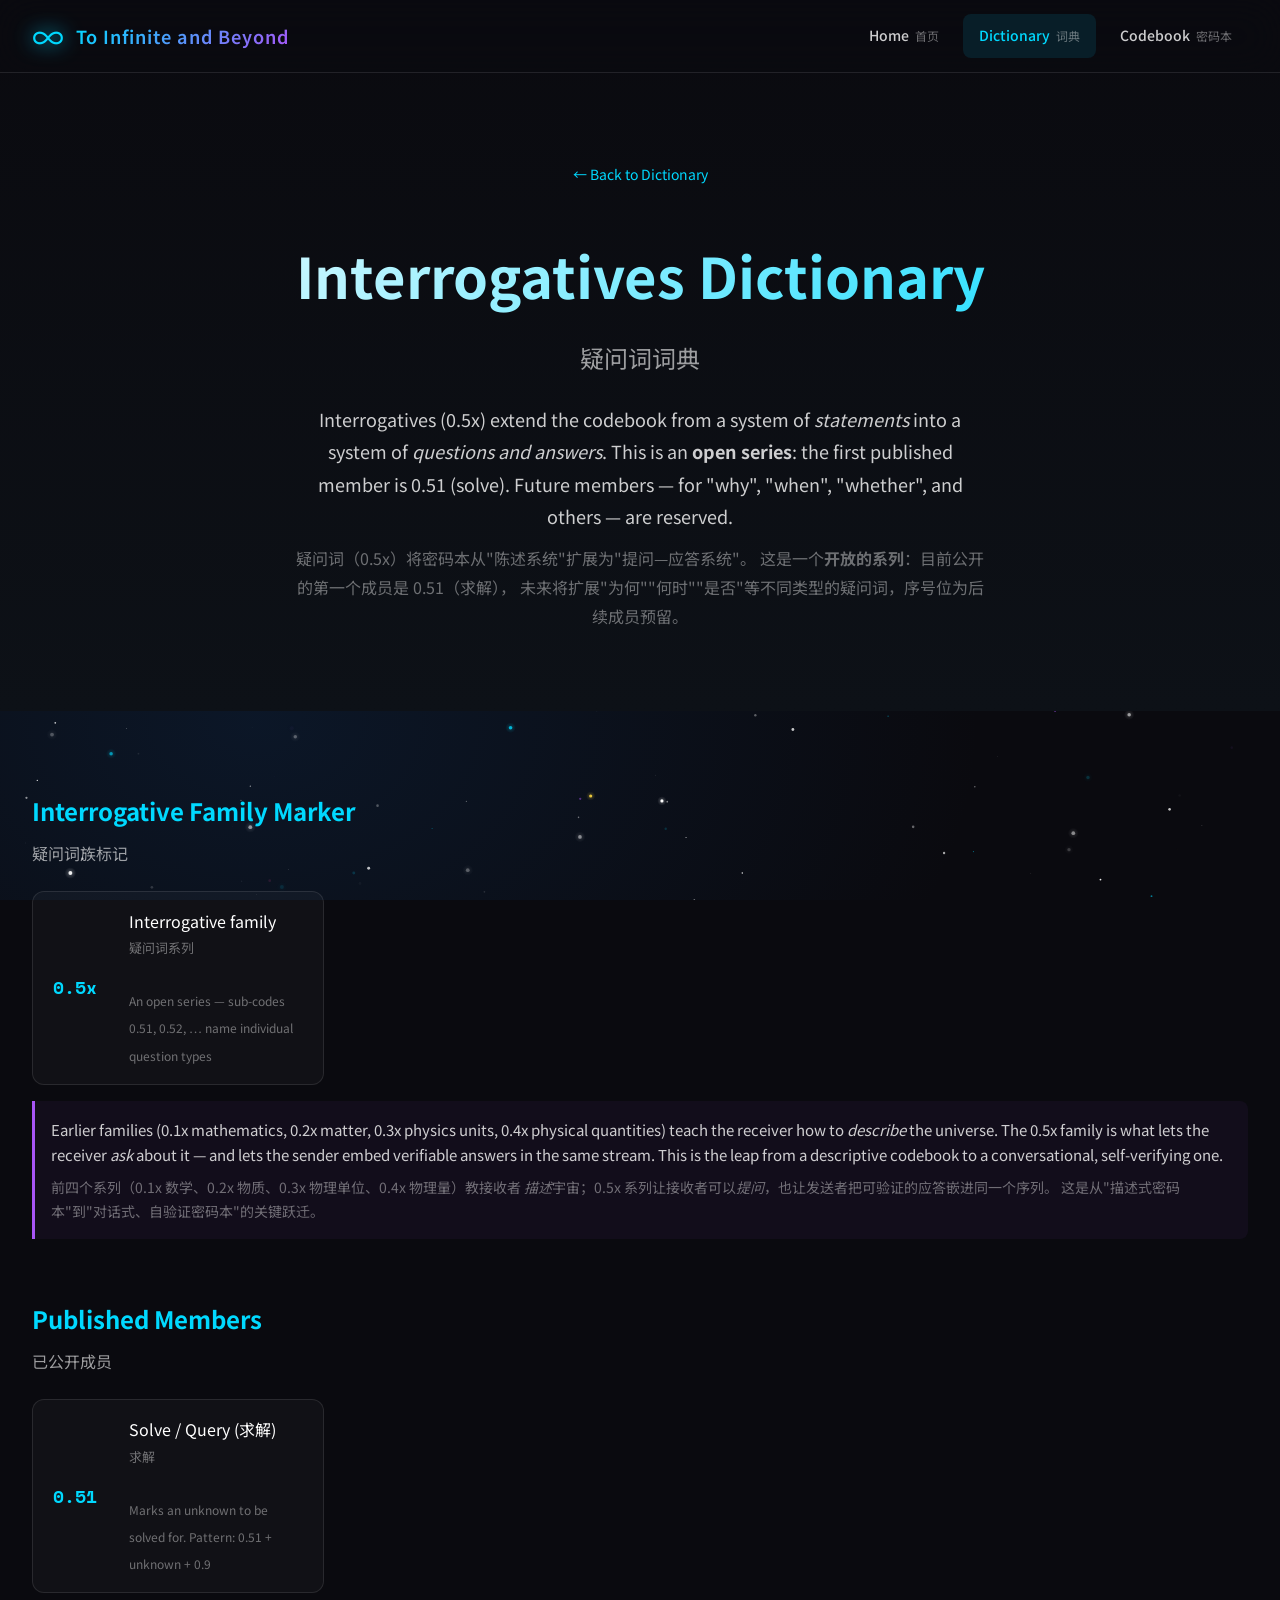
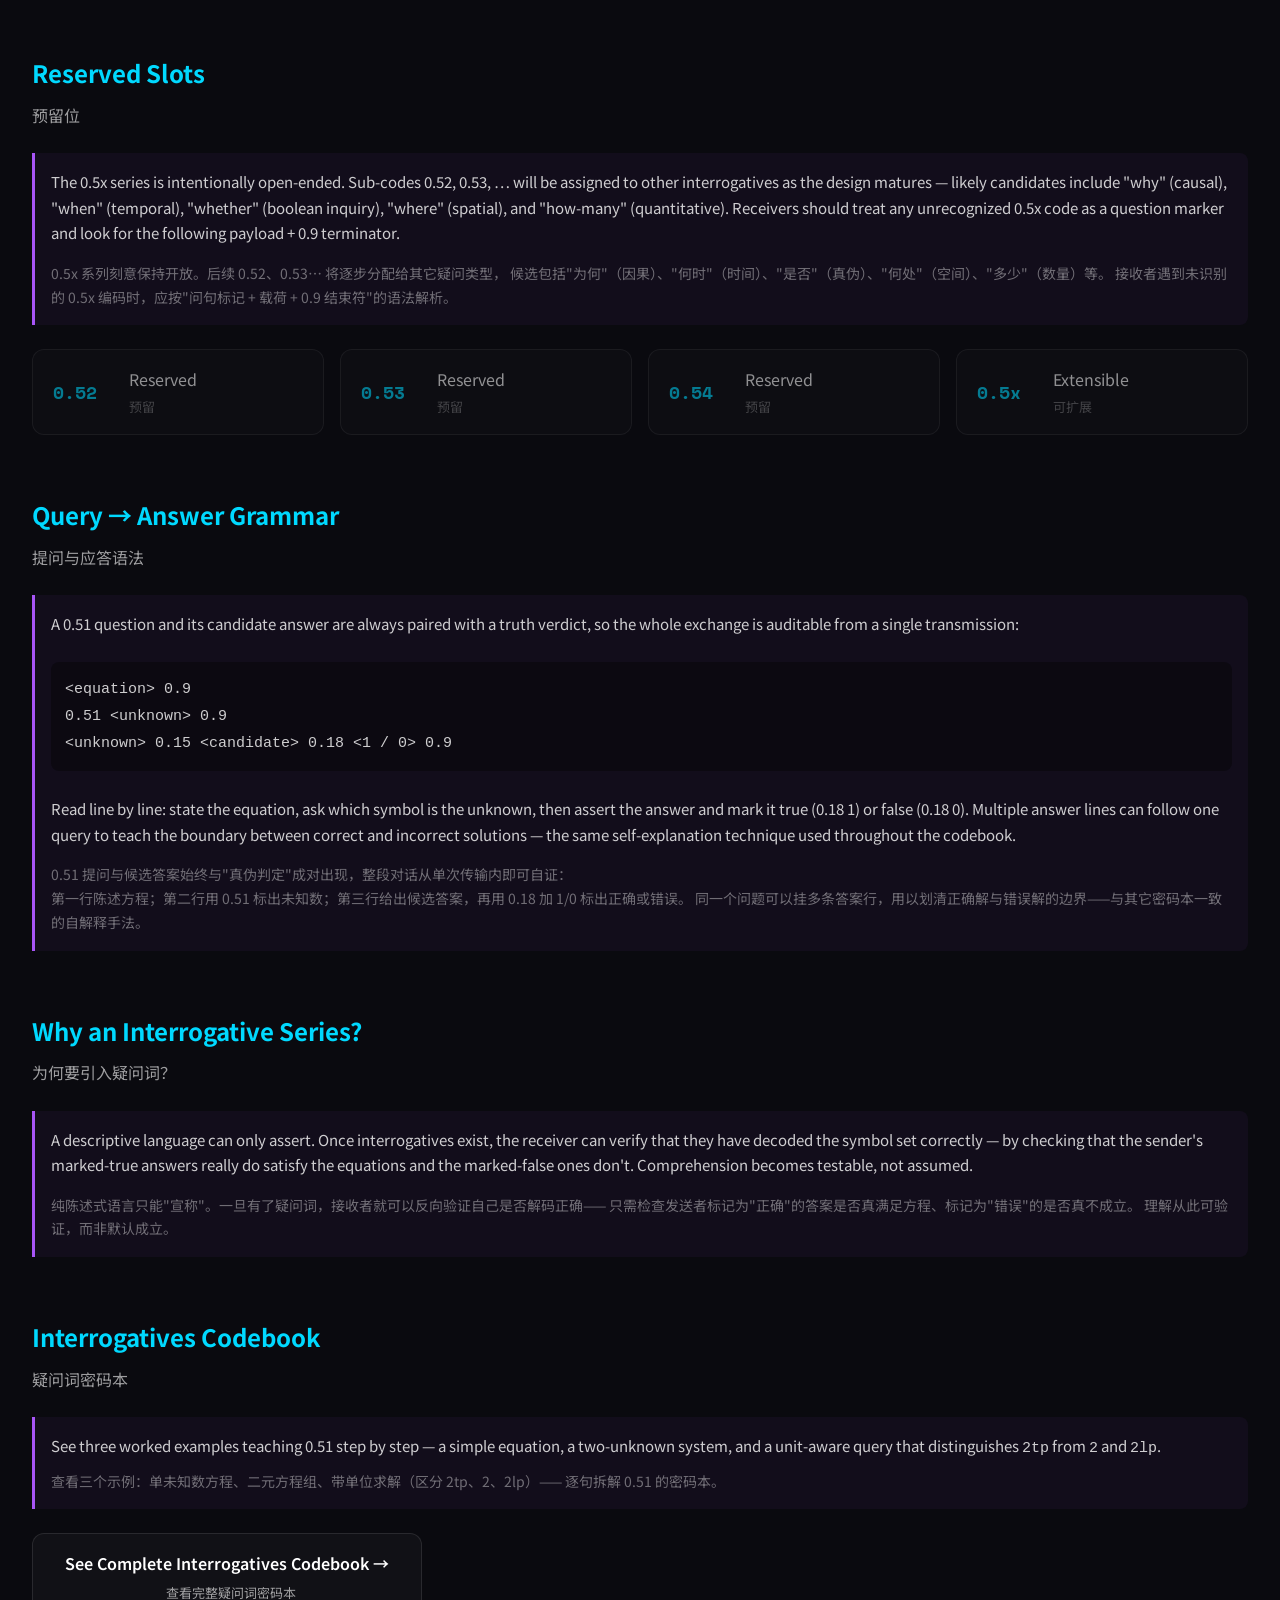
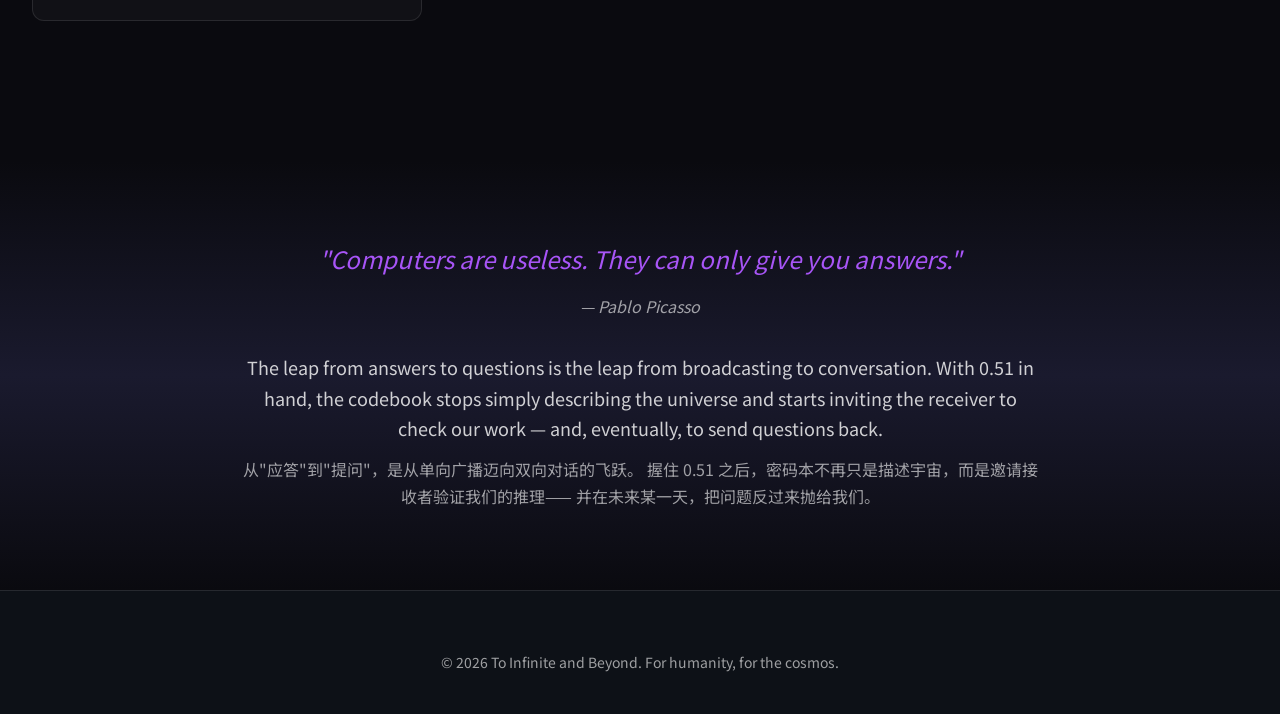
<file: interrogatives.html>
<!DOCTYPE html>
<html lang="en">
<head>
    <meta charset="UTF-8">
    <meta name="viewport" content="width=device-width, initial-scale=1.0">
    <title>Interrogatives Dictionary | 疑问词词典 - To Infinite and Beyond</title>
    <link rel="stylesheet" href="style.css">
    <link href="https://fonts.googleapis.com/css2?family=Space+Mono:wght@400;700&family=Noto+Sans+SC:wght@300;400;500;700&display=swap" rel="stylesheet">
</head>
<body>
    <div class="starfield" id="starfield"></div>

    <nav class="navbar">
        <div class="nav-container">
            <div class="logo">
                <a href="index.html">
                    <span class="logo-symbol">∞</span>
                    <span class="logo-text">To Infinite and Beyond</span>
                </a>
            </div>
            <ul class="nav-menu">
                <li class="nav-item"><a href="index.html" class="nav-link">Home <span class="nav-chinese">首页</span></a></li>
                <li class="nav-item"><a href="index.html#dictionary" class="nav-link active">Dictionary <span class="nav-chinese">词典</span></a></li>
                <li class="nav-item"><a href="index.html#codebook" class="nav-link">Codebook <span class="nav-chinese">密码本</span></a></li>
            </ul>
            <div class="hamburger">
                <span class="bar"></span>
                <span class="bar"></span>
                <span class="bar"></span>
            </div>
        </div>
    </nav>

    <section class="subpage-hero">
        <div class="container">
            <a href="index.html#dictionary" class="back-link">← Back to Dictionary</a>
            <h1>Interrogatives Dictionary</h1>
            <p class="cn-title">疑问词词典</p>
            <p class="intro">
                Interrogatives (0.5x) extend the codebook from a system of <em>statements</em> into a system of <em>questions and answers</em>.
                This is an <strong>open series</strong>: the first published member is 0.51 (solve). Future members — for "why", "when", "whether",
                and others — are reserved.
                <span class="cn">
                    疑问词（0.5x）将密码本从"陈述系统"扩展为"提问—应答系统"。
                    这是一个<strong>开放的系列</strong>：目前公开的第一个成员是 0.51（求解），
                    未来将扩展"为何""何时""是否"等不同类型的疑问词，序号位为后续成员预留。
                </span>
            </p>
        </div>
    </section>

    <section class="symbol-table">
        <div class="container">
            <!-- Family Marker -->
            <div class="symbol-category">
                <h3>Interrogative Family Marker</h3>
                <p class="cn-subtitle">疑问词族标记</p>
                <div class="symbol-list">
                    <div class="symbol-item">
                        <span class="code">0.5x</span>
                        <div class="meaning">Interrogative family<span class="cn">疑问词系列</span><br>
                        <span style="font-size: 12px; color: var(--text-dim);">An open series — sub-codes 0.51, 0.52, … name individual question types</span></div>
                    </div>
                </div>
                <div class="codebook-explanation" style="margin-top: 16px;">
                    Earlier families (0.1x mathematics, 0.2x matter, 0.3x physics units, 0.4x physical quantities)
                    teach the receiver how to <em>describe</em> the universe. The 0.5x family is what lets the receiver <em>ask</em>
                    about it — and lets the sender embed verifiable answers in the same stream. This is the leap from a
                    descriptive codebook to a conversational, self-verifying one.
                    <span class="cn">
                        前四个系列（0.1x 数学、0.2x 物质、0.3x 物理单位、0.4x 物理量）教接收者
                        <em>描述</em>宇宙；0.5x 系列让接收者可以<em>提问</em>，也让发送者把可验证的应答嵌进同一个序列。
                        这是从"描述式密码本"到"对话式、自验证密码本"的关键跃迁。
                    </span>
                </div>
            </div>

            <!-- Published Member -->
            <div class="symbol-category">
                <h3>Published Members</h3>
                <p class="cn-subtitle">已公开成员</p>
                <div class="symbol-list">
                    <div class="symbol-item">
                        <span class="code">0.51</span>
                        <div class="meaning">Solve / Query (求解)<span class="cn">求解</span><br>
                        <span style="font-size: 12px; color: var(--text-dim);">Marks an unknown to be solved for. Pattern: 0.51 + unknown + 0.9</span></div>
                    </div>
                </div>
            </div>

            <!-- Reserved Slots -->
            <div class="symbol-category">
                <h3>Reserved Slots</h3>
                <p class="cn-subtitle">预留位</p>
                <div class="codebook-explanation" style="margin-top: 16px;">
                    The 0.5x series is intentionally open-ended. Sub-codes 0.52, 0.53, … will be assigned to other interrogatives
                    as the design matures — likely candidates include "why" (causal), "when" (temporal), "whether" (boolean inquiry),
                    "where" (spatial), and "how-many" (quantitative). Receivers should treat any unrecognized 0.5x code as a
                    question marker and look for the following payload + 0.9 terminator.
                    <span class="cn" style="display: block; margin-top: 16px;">
                        0.5x 系列刻意保持开放。后续 0.52、0.53… 将逐步分配给其它疑问类型，
                        候选包括"为何"（因果）、"何时"（时间）、"是否"（真伪）、"何处"（空间）、"多少"（数量）等。
                        接收者遇到未识别的 0.5x 编码时，应按"问句标记 + 载荷 + 0.9 结束符"的语法解析。
                    </span>
                </div>
                <div class="symbol-list" style="margin-top: 24px;">
                    <div class="symbol-item" style="opacity: 0.55;">
                        <span class="code">0.52</span>
                        <div class="meaning">Reserved<span class="cn">预留</span></div>
                    </div>
                    <div class="symbol-item" style="opacity: 0.55;">
                        <span class="code">0.53</span>
                        <div class="meaning">Reserved<span class="cn">预留</span></div>
                    </div>
                    <div class="symbol-item" style="opacity: 0.55;">
                        <span class="code">0.54</span>
                        <div class="meaning">Reserved<span class="cn">预留</span></div>
                    </div>
                    <div class="symbol-item" style="opacity: 0.55;">
                        <span class="code">0.5x</span>
                        <div class="meaning">Extensible<span class="cn">可扩展</span></div>
                    </div>
                </div>
            </div>

            <!-- Grammar -->
            <div class="symbol-category">
                <h3>Query → Answer Grammar</h3>
                <p class="cn-subtitle">提问与应答语法</p>
                <div class="codebook-explanation" style="margin-top: 16px;">
                    A 0.51 question and its candidate answer are always paired with a truth verdict, so the whole exchange is auditable
                    from a single transmission:
                    <br><br>
                    <code style="display: block; padding: 14px; background: rgba(0,0,0,0.35); border-radius: 8px; line-height: 1.8;">
                        &lt;equation&gt; 0.9
                        <br>0.51 &lt;unknown&gt; 0.9
                        <br>&lt;unknown&gt; 0.15 &lt;candidate&gt; 0.18 &lt;1 / 0&gt; 0.9
                    </code>
                    <br>
                    Read line by line: state the equation, ask which symbol is the unknown, then assert the answer and mark it
                    true (0.18 1) or false (0.18 0). Multiple answer lines can follow one query to teach the boundary between
                    correct and incorrect solutions — the same self-explanation technique used throughout the codebook.
                    <span class="cn" style="display: block; margin-top: 16px;">
                        0.51 提问与候选答案始终与"真伪判定"成对出现，整段对话从单次传输内即可自证：
                        <br>第一行陈述方程；第二行用 0.51 标出未知数；第三行给出候选答案，再用 0.18 加 1/0 标出正确或错误。
                        同一个问题可以挂多条答案行，用以划清正确解与错误解的边界——与其它密码本一致的自解释手法。
                    </span>
                </div>
            </div>

            <!-- Why -->
            <div class="symbol-category">
                <h3>Why an Interrogative Series?</h3>
                <p class="cn-subtitle">为何要引入疑问词？</p>
                <div class="codebook-explanation" style="margin-top: 16px;">
                    A descriptive language can only assert. Once interrogatives exist, the receiver can verify that they have
                    decoded the symbol set correctly — by checking that the sender's marked-true answers really do satisfy the
                    equations and the marked-false ones don't. Comprehension becomes testable, not assumed.
                    <span class="cn" style="display: block; margin-top: 16px;">
                        纯陈述式语言只能"宣称"。一旦有了疑问词，接收者就可以反向验证自己是否解码正确——
                        只需检查发送者标记为"正确"的答案是否真满足方程、标记为"错误"的是否真不成立。
                        理解从此可验证，而非默认成立。
                    </span>
                </div>
            </div>

            <!-- Codebook link -->
            <div class="symbol-category">
                <h3>Interrogatives Codebook</h3>
                <p class="cn-subtitle">疑问词密码本</p>
                <div class="codebook-explanation">
                    See three worked examples teaching 0.51 step by step — a simple equation, a two-unknown system,
                    and a unit-aware query that distinguishes <code>2tp</code> from <code>2</code> and <code>2lp</code>.
                    <span class="cn">
                        查看三个示例：单未知数方程、二元方程组、带单位求解（区分 2tp、2、2lp）——
                        逐句拆解 0.51 的密码本。
                    </span>
                </div>
                <a href="codebook-interrogatives.html" class="coord-link" style="margin-top: 24px;">
                    See Complete Interrogatives Codebook →
                    <span class="cn">查看完整疑问词密码本</span>
                </a>
            </div>
        </div>
    </section>

    <!-- Philosophy -->
    <section class="philosophy" style="padding: 80px 0;">
        <div class="container">
            <div class="philosophy-quote" style="max-width: 800px; margin: 0 auto;">
                <blockquote style="font-size: 24px;">
                    "Computers are useless. They can only give you answers."
                </blockquote>
                <cite>— Pablo Picasso</cite>
                <p class="quote-reflection">
                    The leap from answers to questions is the leap from broadcasting to conversation. With 0.51 in hand, the
                    codebook stops simply describing the universe and starts inviting the receiver to check our work — and,
                    eventually, to send questions back.
                </p>
                <p class="quote-reflection cn">
                    从"应答"到"提问"，是从单向广播迈向双向对话的飞跃。
                    握住 0.51 之后，密码本不再只是描述宇宙，而是邀请接收者验证我们的推理——
                    并在未来某一天，把问题反过来抛给我们。
                </p>
            </div>
        </div>
    </section>

    <footer class="footer">
        <div class="container">
            <div class="footer-bottom">
                <p>&copy; 2026 To Infinite and Beyond. For humanity, for the cosmos.</p>
            </div>
        </div>
    </footer>

    <script src="script.js"></script>
</body>
</html>
</file>
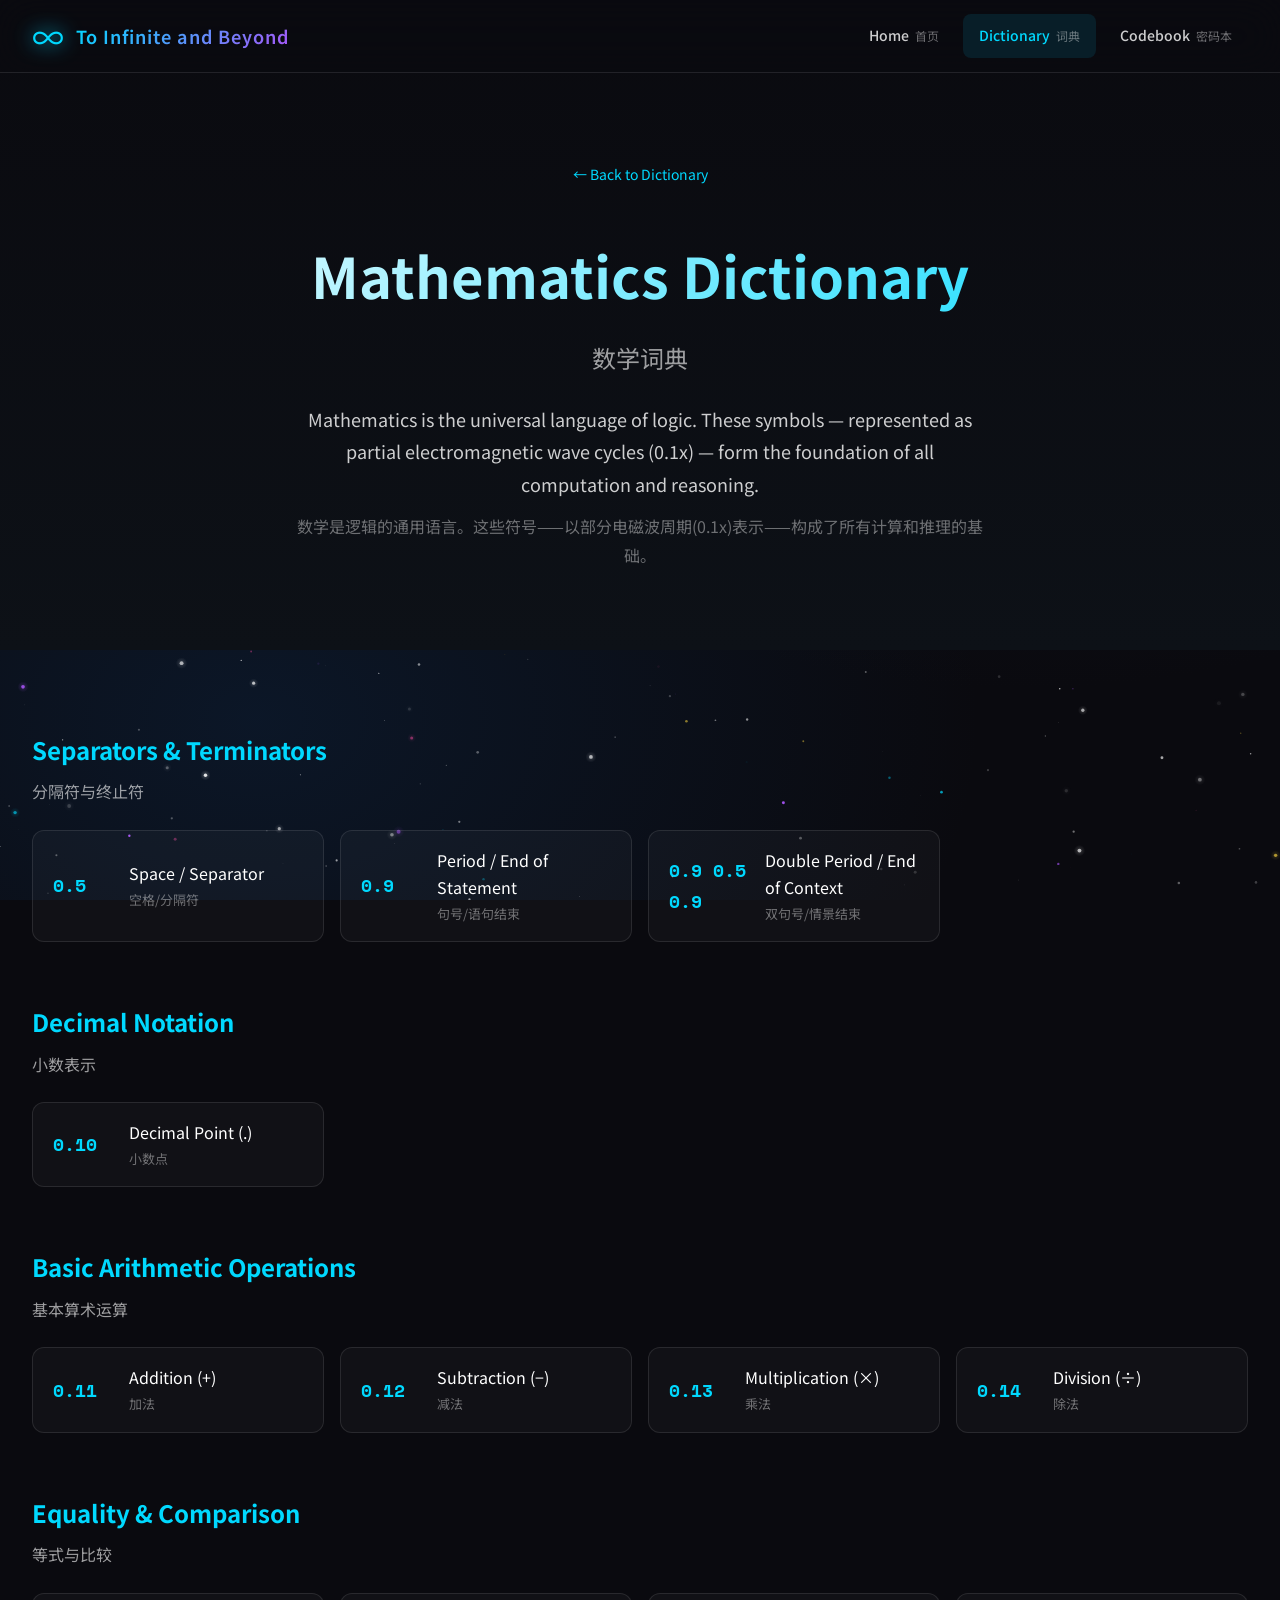
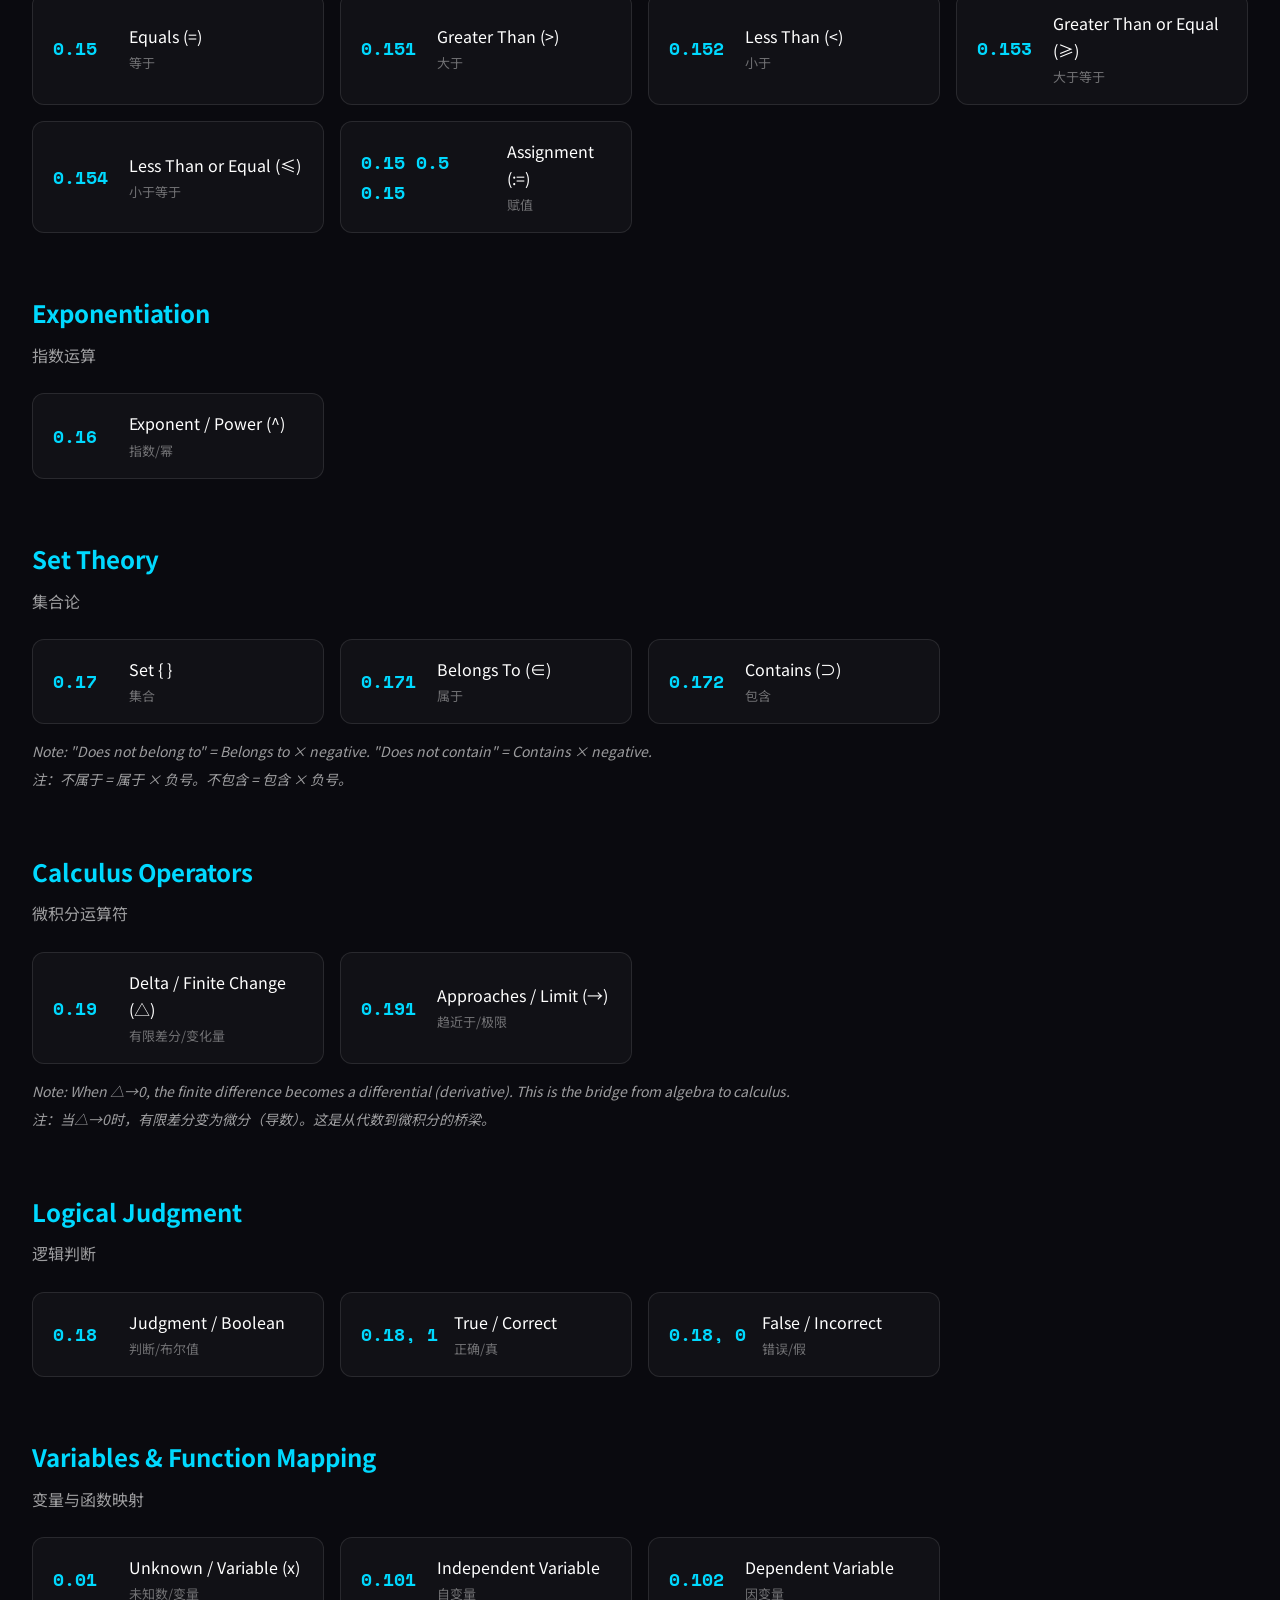
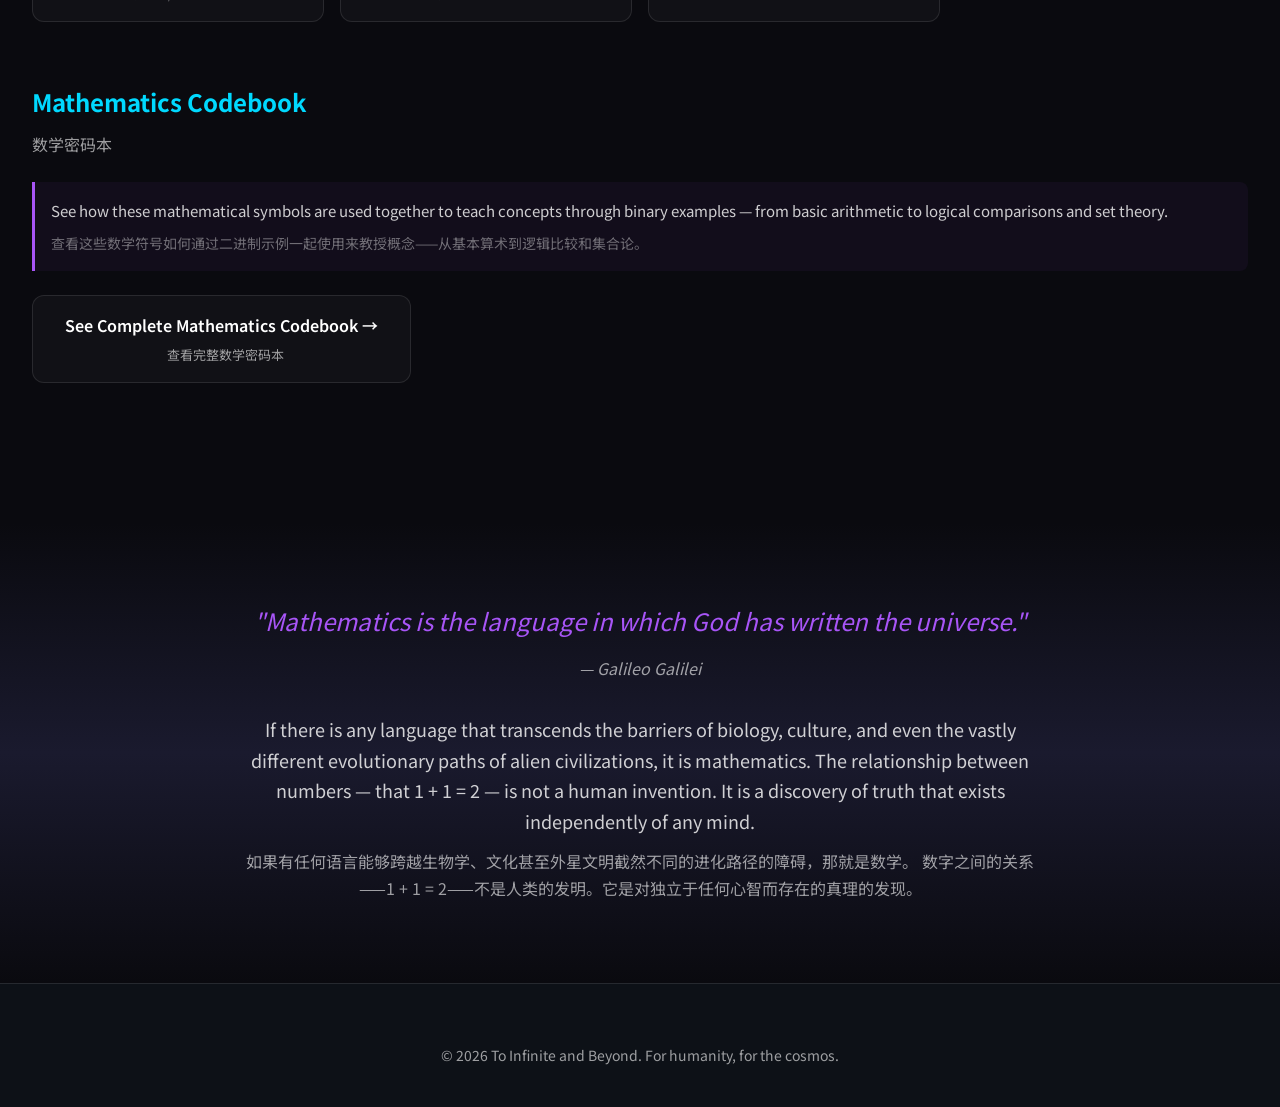
<file: mathematics.html>
<!DOCTYPE html>
<html lang="en">
<head>
    <meta charset="UTF-8">
    <meta name="viewport" content="width=device-width, initial-scale=1.0">
    <title>Mathematics Dictionary | 数学词典 - To Infinite and Beyond</title>
    <link rel="stylesheet" href="style.css">
    <link href="https://fonts.googleapis.com/css2?family=Space+Mono:wght@400;700&family=Noto+Sans+SC:wght@300;400;500;700&display=swap" rel="stylesheet">
</head>
<body>
    <div class="starfield" id="starfield"></div>

    <nav class="navbar">
        <div class="nav-container">
            <div class="logo">
                <a href="index.html">
                    <span class="logo-symbol">∞</span>
                    <span class="logo-text">To Infinite and Beyond</span>
                </a>
            </div>
            <ul class="nav-menu">
                <li class="nav-item"><a href="index.html" class="nav-link">Home <span class="nav-chinese">首页</span></a></li>
                <li class="nav-item"><a href="index.html#dictionary" class="nav-link active">Dictionary <span class="nav-chinese">词典</span></a></li>
                <li class="nav-item"><a href="index.html#codebook" class="nav-link">Codebook <span class="nav-chinese">密码本</span></a></li>
            </ul>
            <div class="hamburger">
                <span class="bar"></span>
                <span class="bar"></span>
                <span class="bar"></span>
            </div>
        </div>
    </nav>

    <section class="subpage-hero">
        <div class="container">
            <a href="index.html#dictionary" class="back-link">← Back to Dictionary</a>
            <h1>Mathematics Dictionary</h1>
            <p class="cn-title">数学词典</p>
            <p class="intro">
                Mathematics is the universal language of logic. These symbols — represented as partial electromagnetic wave cycles (0.1x) —
                form the foundation of all computation and reasoning.
                <span class="cn">
                    数学是逻辑的通用语言。这些符号——以部分电磁波周期(0.1x)表示——构成了所有计算和推理的基础。
                </span>
            </p>
        </div>
    </section>

    <section class="symbol-table">
        <div class="container">
            <!-- Basic Separators -->
            <div class="symbol-category">
                <h3>Separators & Terminators</h3>
                <p class="cn-subtitle">分隔符与终止符</p>
                <div class="symbol-list">
                    <div class="symbol-item">
                        <span class="code">0.5</span>
                        <div class="meaning">Space / Separator<span class="cn">空格/分隔符</span></div>
                    </div>
                    <div class="symbol-item">
                        <span class="code">0.9</span>
                        <div class="meaning">Period / End of Statement<span class="cn">句号/语句结束</span></div>
                    </div>
                    <div class="symbol-item">
                        <span class="code">0.9 0.5 0.9</span>
                        <div class="meaning">Double Period / End of Context<span class="cn">双句号/情景结束</span></div>
                    </div>
                </div>
            </div>

            <!-- Decimal Point -->
            <div class="symbol-category">
                <h3>Decimal Notation</h3>
                <p class="cn-subtitle">小数表示</p>
                <div class="symbol-list">
                    <div class="symbol-item">
                        <span class="code">0.10</span>
                        <div class="meaning">Decimal Point (.)<span class="cn">小数点</span></div>
                    </div>
                </div>
            </div>

            <!-- Basic Arithmetic -->
            <div class="symbol-category">
                <h3>Basic Arithmetic Operations</h3>
                <p class="cn-subtitle">基本算术运算</p>
                <div class="symbol-list">
                    <div class="symbol-item">
                        <span class="code">0.11</span>
                        <div class="meaning">Addition (+)<span class="cn">加法</span></div>
                    </div>
                    <div class="symbol-item">
                        <span class="code">0.12</span>
                        <div class="meaning">Subtraction (−)<span class="cn">减法</span></div>
                    </div>
                    <div class="symbol-item">
                        <span class="code">0.13</span>
                        <div class="meaning">Multiplication (×)<span class="cn">乘法</span></div>
                    </div>
                    <div class="symbol-item">
                        <span class="code">0.14</span>
                        <div class="meaning">Division (÷)<span class="cn">除法</span></div>
                    </div>
                </div>
            </div>

            <!-- Equality & Comparison -->
            <div class="symbol-category">
                <h3>Equality & Comparison</h3>
                <p class="cn-subtitle">等式与比较</p>
                <div class="symbol-list">
                    <div class="symbol-item">
                        <span class="code">0.15</span>
                        <div class="meaning">Equals (=)<span class="cn">等于</span></div>
                    </div>
                    <div class="symbol-item">
                        <span class="code">0.151</span>
                        <div class="meaning">Greater Than (>)<span class="cn">大于</span></div>
                    </div>
                    <div class="symbol-item">
                        <span class="code">0.152</span>
                        <div class="meaning">Less Than (<)<span class="cn">小于</span></div>
                    </div>
                    <div class="symbol-item">
                        <span class="code">0.153</span>
                        <div class="meaning">Greater Than or Equal (≥)<span class="cn">大于等于</span></div>
                    </div>
                    <div class="symbol-item">
                        <span class="code">0.154</span>
                        <div class="meaning">Less Than or Equal (≤)<span class="cn">小于等于</span></div>
                    </div>
                    <div class="symbol-item">
                        <span class="code">0.15 0.5 0.15</span>
                        <div class="meaning">Assignment (:=)<span class="cn">赋值</span></div>
                    </div>
                </div>
            </div>

            <!-- Exponentiation -->
            <div class="symbol-category">
                <h3>Exponentiation</h3>
                <p class="cn-subtitle">指数运算</p>
                <div class="symbol-list">
                    <div class="symbol-item">
                        <span class="code">0.16</span>
                        <div class="meaning">Exponent / Power (^)<span class="cn">指数/幂</span></div>
                    </div>
                </div>
            </div>

            <!-- Sets -->
            <div class="symbol-category">
                <h3>Set Theory</h3>
                <p class="cn-subtitle">集合论</p>
                <div class="symbol-list">
                    <div class="symbol-item">
                        <span class="code">0.17</span>
                        <div class="meaning">Set { }<span class="cn">集合</span></div>
                    </div>
                    <div class="symbol-item">
                        <span class="code">0.171</span>
                        <div class="meaning">Belongs To (∈)<span class="cn">属于</span></div>
                    </div>
                    <div class="symbol-item">
                        <span class="code">0.172</span>
                        <div class="meaning">Contains (⊃)<span class="cn">包含</span></div>
                    </div>
                </div>
                <p class="note" style="margin-top: 16px; font-size: 14px; color: var(--text-muted); font-style: italic;">
                    Note: "Does not belong to" = Belongs to × negative. "Does not contain" = Contains × negative.
                    <span class="cn" style="display: block; margin-top: 4px;">注：不属于 = 属于 × 负号。不包含 = 包含 × 负号。</span>
                </p>
            </div>

            <!-- Calculus Operators -->
            <div class="symbol-category">
                <h3>Calculus Operators</h3>
                <p class="cn-subtitle">微积分运算符</p>
                <div class="symbol-list">
                    <div class="symbol-item">
                        <span class="code">0.19</span>
                        <div class="meaning">Delta / Finite Change (△)<span class="cn">有限差分/变化量</span></div>
                    </div>
                    <div class="symbol-item">
                        <span class="code">0.191</span>
                        <div class="meaning">Approaches / Limit (→)<span class="cn">趋近于/极限</span></div>
                    </div>
                </div>
                <p class="note" style="margin-top: 16px; font-size: 14px; color: var(--text-muted); font-style: italic;">
                    Note: When △→0, the finite difference becomes a differential (derivative). This is the bridge from algebra to calculus.
                    <span class="cn" style="display: block; margin-top: 4px;">注：当△→0时，有限差分变为微分（导数）。这是从代数到微积分的桥梁。</span>
                </p>
            </div>

            <!-- Logical Judgment -->
            <div class="symbol-category">
                <h3>Logical Judgment</h3>
                <p class="cn-subtitle">逻辑判断</p>
                <div class="symbol-list">
                    <div class="symbol-item">
                        <span class="code">0.18</span>
                        <div class="meaning">Judgment / Boolean<span class="cn">判断/布尔值</span></div>
                    </div>
                    <div class="symbol-item">
                        <span class="code">0.18, 1</span>
                        <div class="meaning">True / Correct<span class="cn">正确/真</span></div>
                    </div>
                    <div class="symbol-item">
                        <span class="code">0.18, 0</span>
                        <div class="meaning">False / Incorrect<span class="cn">错误/假</span></div>
                    </div>
                </div>
            </div>

            <!-- Variables & Function Mapping -->
            <div class="symbol-category">
                <h3>Variables & Function Mapping</h3>
                <p class="cn-subtitle">变量与函数映射</p>
                <div class="symbol-list">
                    <div class="symbol-item">
                        <span class="code">0.01</span>
                        <div class="meaning">Unknown / Variable (x)<span class="cn">未知数/变量</span></div>
                    </div>
                    <div class="symbol-item">
                        <span class="code">0.101</span>
                        <div class="meaning">Independent Variable<span class="cn">自变量</span></div>
                    </div>
                    <div class="symbol-item">
                        <span class="code">0.102</span>
                        <div class="meaning">Dependent Variable<span class="cn">因变量</span></div>
                    </div>
                </div>
            </div>

            <!-- Mathematics Codebook Link -->
            <div class="symbol-category">
                <h3>Mathematics Codebook</h3>
                <p class="cn-subtitle">数学密码本</p>
                <div class="codebook-explanation">
                    See how these mathematical symbols are used together to teach concepts through binary examples —
                    from basic arithmetic to logical comparisons and set theory.
                    <span class="cn">
                        查看这些数学符号如何通过二进制示例一起使用来教授概念——从基本算术到逻辑比较和集合论。
                    </span>
                </div>
                <a href="codebook-math.html" class="coord-link" style="margin-top: 24px;">
                    See Complete Mathematics Codebook →
                    <span class="cn">查看完整数学密码本</span>
                </a>
            </div>
        </div>
    </section>

    <!-- Philosophy of Mathematics -->
    <section class="philosophy" style="padding: 80px 0;">
        <div class="container">
            <div class="philosophy-quote" style="max-width: 800px; margin: 0 auto;">
                <blockquote style="font-size: 24px;">
                    "Mathematics is the language in which God has written the universe."
                </blockquote>
                <cite>— Galileo Galilei</cite>
                <p class="quote-reflection">
                    If there is any language that transcends the barriers of biology, culture, and even
                    the vastly different evolutionary paths of alien civilizations, it is mathematics.
                    The relationship between numbers — that 1 + 1 = 2 — is not a human invention.
                    It is a discovery of truth that exists independently of any mind.
                </p>
                <p class="quote-reflection cn">
                    如果有任何语言能够跨越生物学、文化甚至外星文明截然不同的进化路径的障碍，那就是数学。
                    数字之间的关系——1 + 1 = 2——不是人类的发明。它是对独立于任何心智而存在的真理的发现。
                </p>
            </div>
        </div>
    </section>

    <footer class="footer">
        <div class="container">
            <div class="footer-bottom">
                <p>&copy; 2026 To Infinite and Beyond. For humanity, for the cosmos.</p>
            </div>
        </div>
    </footer>

    <script src="script.js"></script>
</body>
</html>
</file>
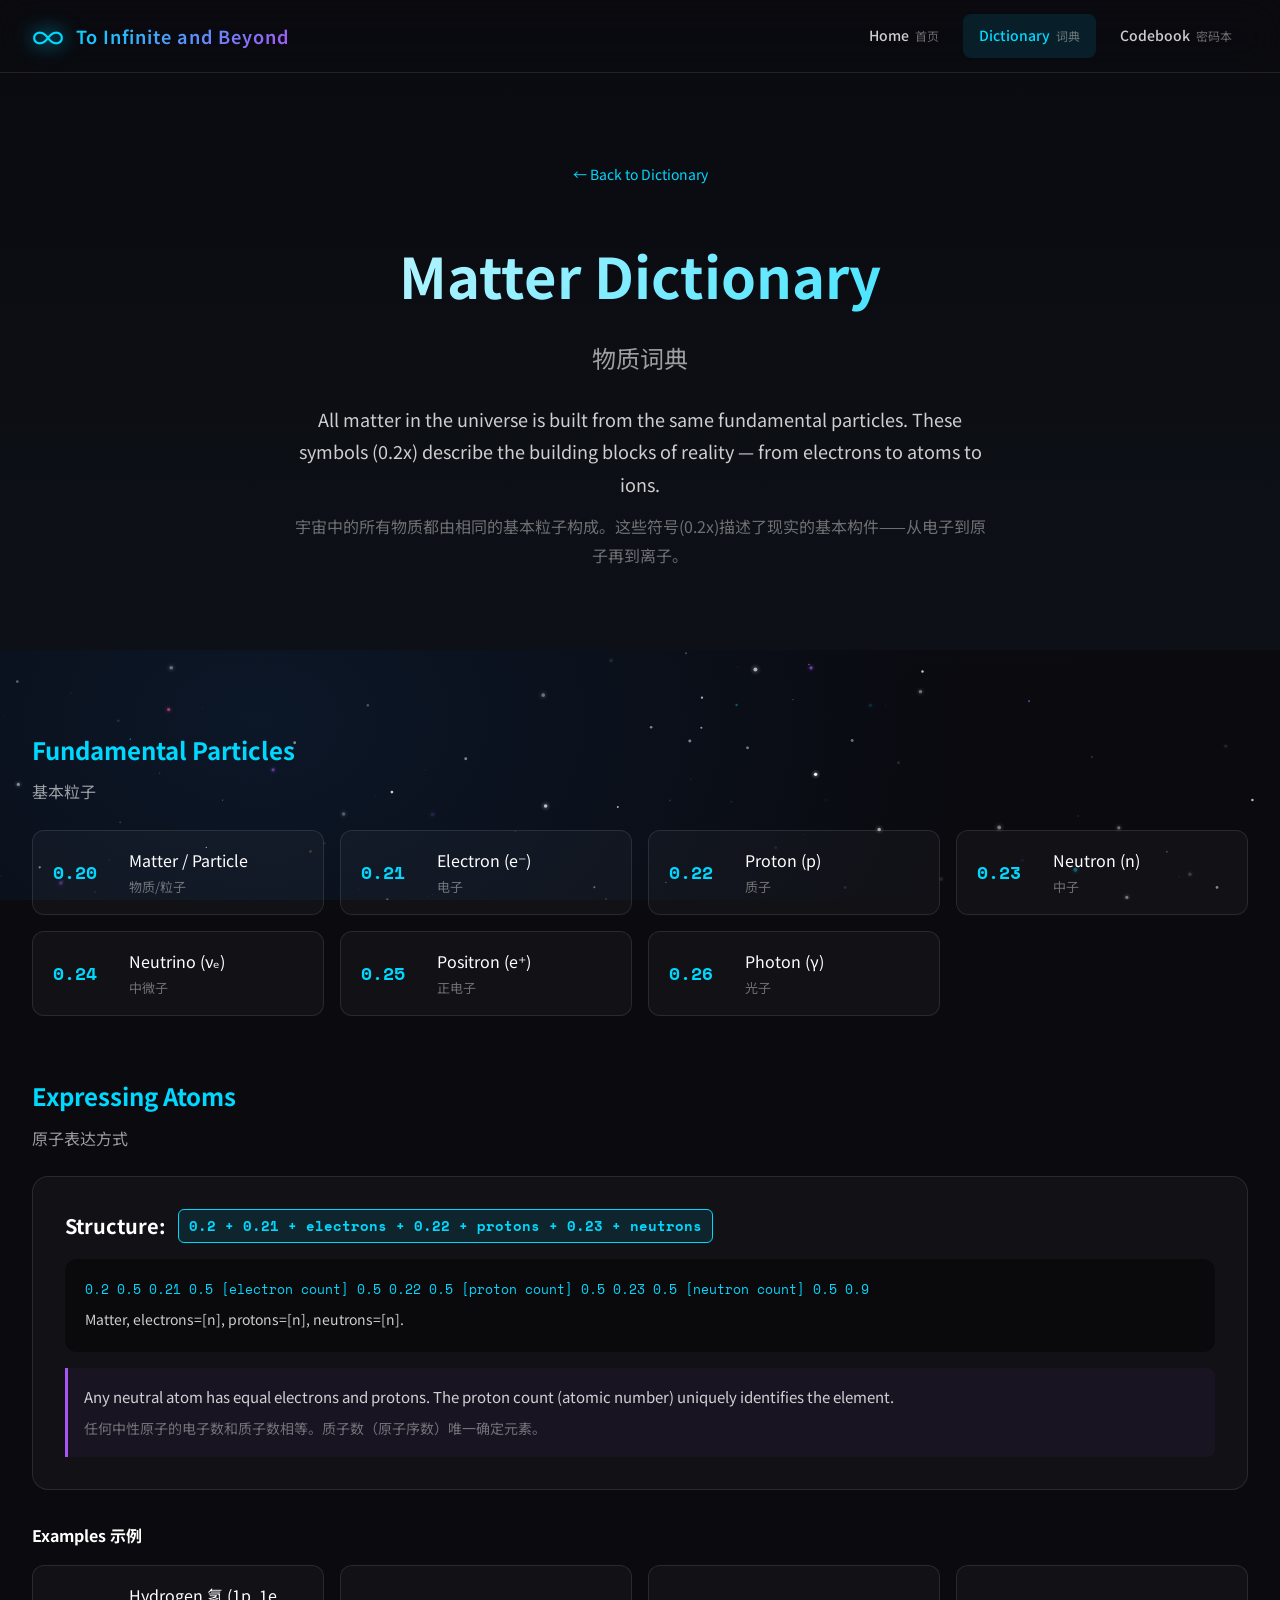
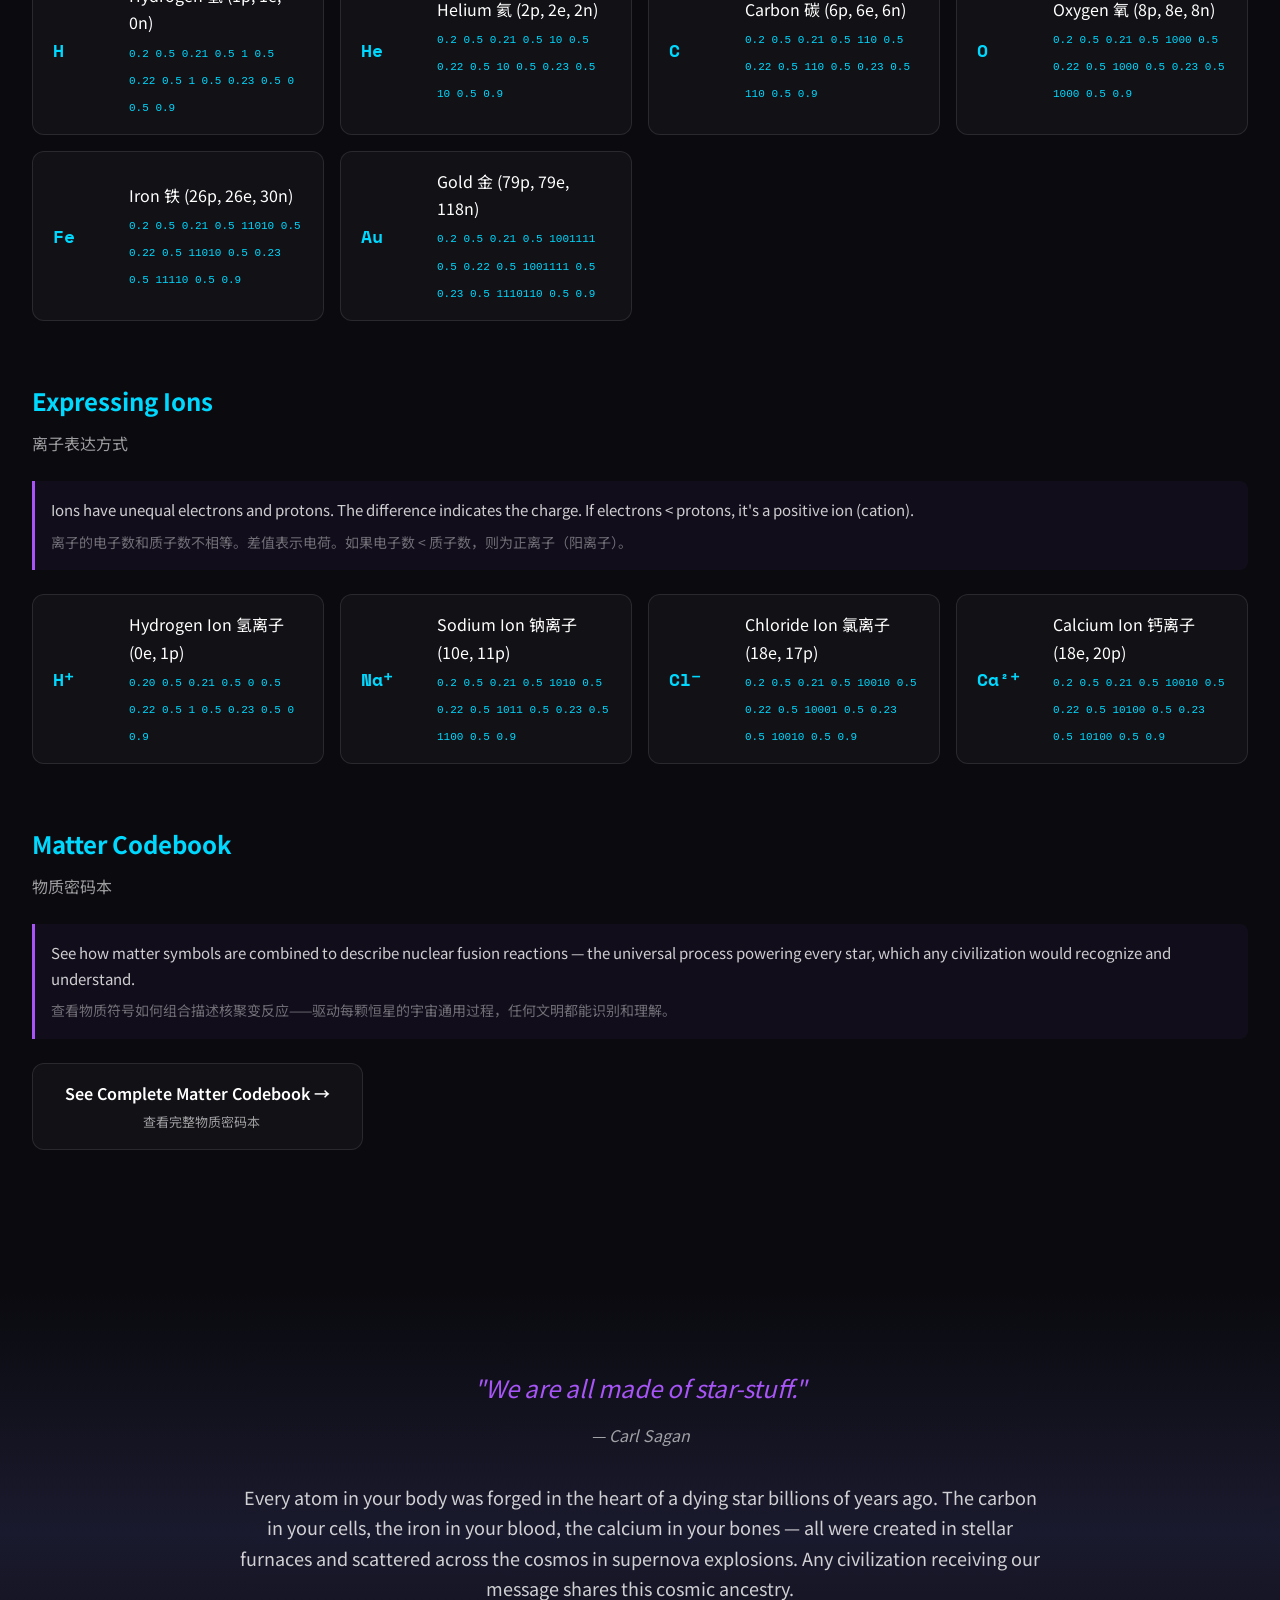
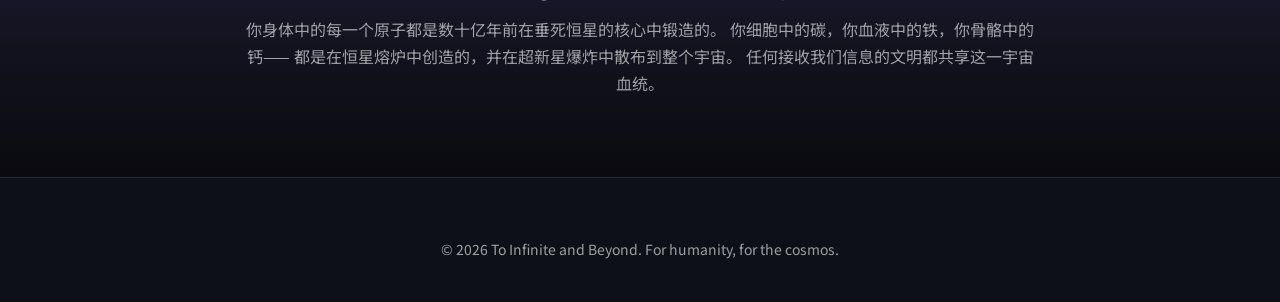
<file: matter.html>
<!DOCTYPE html>
<html lang="en">
<head>
    <meta charset="UTF-8">
    <meta name="viewport" content="width=device-width, initial-scale=1.0">
    <title>Matter Dictionary | 物质词典 - To Infinite and Beyond</title>
    <link rel="stylesheet" href="style.css">
    <link href="https://fonts.googleapis.com/css2?family=Space+Mono:wght@400;700&family=Noto+Sans+SC:wght@300;400;500;700&display=swap" rel="stylesheet">
</head>
<body>
    <div class="starfield" id="starfield"></div>

    <nav class="navbar">
        <div class="nav-container">
            <div class="logo">
                <a href="index.html">
                    <span class="logo-symbol">∞</span>
                    <span class="logo-text">To Infinite and Beyond</span>
                </a>
            </div>
            <ul class="nav-menu">
                <li class="nav-item"><a href="index.html" class="nav-link">Home <span class="nav-chinese">首页</span></a></li>
                <li class="nav-item"><a href="index.html#dictionary" class="nav-link active">Dictionary <span class="nav-chinese">词典</span></a></li>
                <li class="nav-item"><a href="index.html#codebook" class="nav-link">Codebook <span class="nav-chinese">密码本</span></a></li>
            </ul>
            <div class="hamburger">
                <span class="bar"></span>
                <span class="bar"></span>
                <span class="bar"></span>
            </div>
        </div>
    </nav>

    <section class="subpage-hero">
        <div class="container">
            <a href="index.html#dictionary" class="back-link">← Back to Dictionary</a>
            <h1>Matter Dictionary</h1>
            <p class="cn-title">物质词典</p>
            <p class="intro">
                All matter in the universe is built from the same fundamental particles.
                These symbols (0.2x) describe the building blocks of reality — from electrons to atoms to ions.
                <span class="cn">
                    宇宙中的所有物质都由相同的基本粒子构成。这些符号(0.2x)描述了现实的基本构件——从电子到原子再到离子。
                </span>
            </p>
        </div>
    </section>

    <section class="symbol-table">
        <div class="container">
            <!-- Fundamental Particles -->
            <div class="symbol-category">
                <h3>Fundamental Particles</h3>
                <p class="cn-subtitle">基本粒子</p>
                <div class="symbol-list">
                    <div class="symbol-item">
                        <span class="code">0.20</span>
                        <div class="meaning">Matter / Particle<span class="cn">物质/粒子</span></div>
                    </div>
                    <div class="symbol-item">
                        <span class="code">0.21</span>
                        <div class="meaning">Electron (e⁻)<span class="cn">电子</span></div>
                    </div>
                    <div class="symbol-item">
                        <span class="code">0.22</span>
                        <div class="meaning">Proton (p)<span class="cn">质子</span></div>
                    </div>
                    <div class="symbol-item">
                        <span class="code">0.23</span>
                        <div class="meaning">Neutron (n)<span class="cn">中子</span></div>
                    </div>
                    <div class="symbol-item">
                        <span class="code">0.24</span>
                        <div class="meaning">Neutrino (νₑ)<span class="cn">中微子</span></div>
                    </div>
                    <div class="symbol-item">
                        <span class="code">0.25</span>
                        <div class="meaning">Positron (e⁺)<span class="cn">正电子</span></div>
                    </div>
                    <div class="symbol-item">
                        <span class="code">0.26</span>
                        <div class="meaning">Photon (γ)<span class="cn">光子</span></div>
                    </div>
                </div>
            </div>

            <!-- How to Express Atoms -->
            <div class="symbol-category">
                <h3>Expressing Atoms</h3>
                <p class="cn-subtitle">原子表达方式</p>
                <div class="codebook-entry" style="margin-top: 24px;">
                    <h4>Structure: <span class="symbol-badge">0.2 + 0.21 + electrons + 0.22 + protons + 0.23 + neutrons</span></h4>
                    <div class="codebook-sequence">
                        <div class="sequence-line">
                            <code>0.2 0.5 0.21 0.5 [electron count] 0.5 0.22 0.5 [proton count] 0.5 0.23 0.5 [neutron count] 0.5 0.9</code>
                            <p class="translation">Matter, electrons=[n], protons=[n], neutrons=[n].</p>
                        </div>
                    </div>
                    <div class="codebook-explanation">
                        Any neutral atom has equal electrons and protons. The proton count (atomic number) uniquely identifies the element.
                        <span class="cn">任何中性原子的电子数和质子数相等。质子数（原子序数）唯一确定元素。</span>
                    </div>
                </div>

                <!-- Example Atoms -->
                <h4 style="margin-top: 32px; margin-bottom: 16px;">Examples 示例</h4>
                <div class="symbol-list">
                    <div class="symbol-item">
                        <span class="code">H</span>
                        <div class="meaning">Hydrogen 氢 (1p, 1e, 0n)<br>
                        <code style="font-size: 11px; color: var(--aurora-green);">0.2 0.5 0.21 0.5 1 0.5 0.22 0.5 1 0.5 0.23 0.5 0 0.5 0.9</code></div>
                    </div>
                    <div class="symbol-item">
                        <span class="code">He</span>
                        <div class="meaning">Helium 氦 (2p, 2e, 2n)<br>
                        <code style="font-size: 11px; color: var(--aurora-green);">0.2 0.5 0.21 0.5 10 0.5 0.22 0.5 10 0.5 0.23 0.5 10 0.5 0.9</code></div>
                    </div>
                    <div class="symbol-item">
                        <span class="code">C</span>
                        <div class="meaning">Carbon 碳 (6p, 6e, 6n)<br>
                        <code style="font-size: 11px; color: var(--aurora-green);">0.2 0.5 0.21 0.5 110 0.5 0.22 0.5 110 0.5 0.23 0.5 110 0.5 0.9</code></div>
                    </div>
                    <div class="symbol-item">
                        <span class="code">O</span>
                        <div class="meaning">Oxygen 氧 (8p, 8e, 8n)<br>
                        <code style="font-size: 11px; color: var(--aurora-green);">0.2 0.5 0.21 0.5 1000 0.5 0.22 0.5 1000 0.5 0.23 0.5 1000 0.5 0.9</code></div>
                    </div>
                    <div class="symbol-item">
                        <span class="code">Fe</span>
                        <div class="meaning">Iron 铁 (26p, 26e, 30n)<br>
                        <code style="font-size: 11px; color: var(--aurora-green);">0.2 0.5 0.21 0.5 11010 0.5 0.22 0.5 11010 0.5 0.23 0.5 11110 0.5 0.9</code></div>
                    </div>
                    <div class="symbol-item">
                        <span class="code">Au</span>
                        <div class="meaning">Gold 金 (79p, 79e, 118n)<br>
                        <code style="font-size: 11px; color: var(--aurora-green);">0.2 0.5 0.21 0.5 1001111 0.5 0.22 0.5 1001111 0.5 0.23 0.5 1110110 0.5 0.9</code></div>
                    </div>
                </div>
            </div>

            <!-- Expressing Ions -->
            <div class="symbol-category">
                <h3>Expressing Ions</h3>
                <p class="cn-subtitle">离子表达方式</p>
                <div class="codebook-explanation" style="margin-bottom: 24px;">
                    Ions have unequal electrons and protons. The difference indicates the charge. If electrons < protons, it's a positive ion (cation).
                    <span class="cn">离子的电子数和质子数不相等。差值表示电荷。如果电子数 < 质子数，则为正离子（阳离子）。</span>
                </div>
                <div class="symbol-list">
                    <div class="symbol-item">
                        <span class="code">H⁺</span>
                        <div class="meaning">Hydrogen Ion 氢离子 (0e, 1p)<br>
                        <code style="font-size: 11px; color: var(--aurora-green);">0.20 0.5 0.21 0.5 0 0.5 0.22 0.5 1 0.5 0.23 0.5 0 0.9</code></div>
                    </div>
                    <div class="symbol-item">
                        <span class="code">Na⁺</span>
                        <div class="meaning">Sodium Ion 钠离子 (10e, 11p)<br>
                        <code style="font-size: 11px; color: var(--aurora-green);">0.2 0.5 0.21 0.5 1010 0.5 0.22 0.5 1011 0.5 0.23 0.5 1100 0.5 0.9</code></div>
                    </div>
                    <div class="symbol-item">
                        <span class="code">Cl⁻</span>
                        <div class="meaning">Chloride Ion 氯离子 (18e, 17p)<br>
                        <code style="font-size: 11px; color: var(--aurora-green);">0.2 0.5 0.21 0.5 10010 0.5 0.22 0.5 10001 0.5 0.23 0.5 10010 0.5 0.9</code></div>
                    </div>
                    <div class="symbol-item">
                        <span class="code">Ca²⁺</span>
                        <div class="meaning">Calcium Ion 钙离子 (18e, 20p)<br>
                        <code style="font-size: 11px; color: var(--aurora-green);">0.2 0.5 0.21 0.5 10010 0.5 0.22 0.5 10100 0.5 0.23 0.5 10100 0.5 0.9</code></div>
                    </div>
                </div>
            </div>

            <!-- Matter Codebook Link -->
            <div class="symbol-category">
                <h3>Matter Codebook</h3>
                <p class="cn-subtitle">物质密码本</p>
                <div class="codebook-explanation">
                    See how matter symbols are combined to describe nuclear fusion reactions —
                    the universal process powering every star, which any civilization would recognize and understand.
                    <span class="cn">
                        查看物质符号如何组合描述核聚变反应——驱动每颗恒星的宇宙通用过程，任何文明都能识别和理解。
                    </span>
                </div>
                <a href="codebook-matter.html" class="coord-link" style="margin-top: 24px;">
                    See Complete Matter Codebook →
                    <span class="cn">查看完整物质密码本</span>
                </a>
            </div>
        </div>
    </section>

    <!-- Philosophy -->
    <section class="philosophy" style="padding: 80px 0;">
        <div class="container">
            <div class="philosophy-quote" style="max-width: 800px; margin: 0 auto;">
                <blockquote style="font-size: 24px;">
                    "We are all made of star-stuff."
                </blockquote>
                <cite>— Carl Sagan</cite>
                <p class="quote-reflection">
                    Every atom in your body was forged in the heart of a dying star billions of years ago.
                    The carbon in your cells, the iron in your blood, the calcium in your bones —
                    all were created in stellar furnaces and scattered across the cosmos in supernova explosions.
                    Any civilization receiving our message shares this cosmic ancestry.
                </p>
                <p class="quote-reflection cn">
                    你身体中的每一个原子都是数十亿年前在垂死恒星的核心中锻造的。
                    你细胞中的碳，你血液中的铁，你骨骼中的钙——
                    都是在恒星熔炉中创造的，并在超新星爆炸中散布到整个宇宙。
                    任何接收我们信息的文明都共享这一宇宙血统。
                </p>
            </div>
        </div>
    </section>

    <footer class="footer">
        <div class="container">
            <div class="footer-bottom">
                <p>&copy; 2026 To Infinite and Beyond. For humanity, for the cosmos.</p>
            </div>
        </div>
    </footer>

    <script src="script.js"></script>
</body>
</html>
</file>
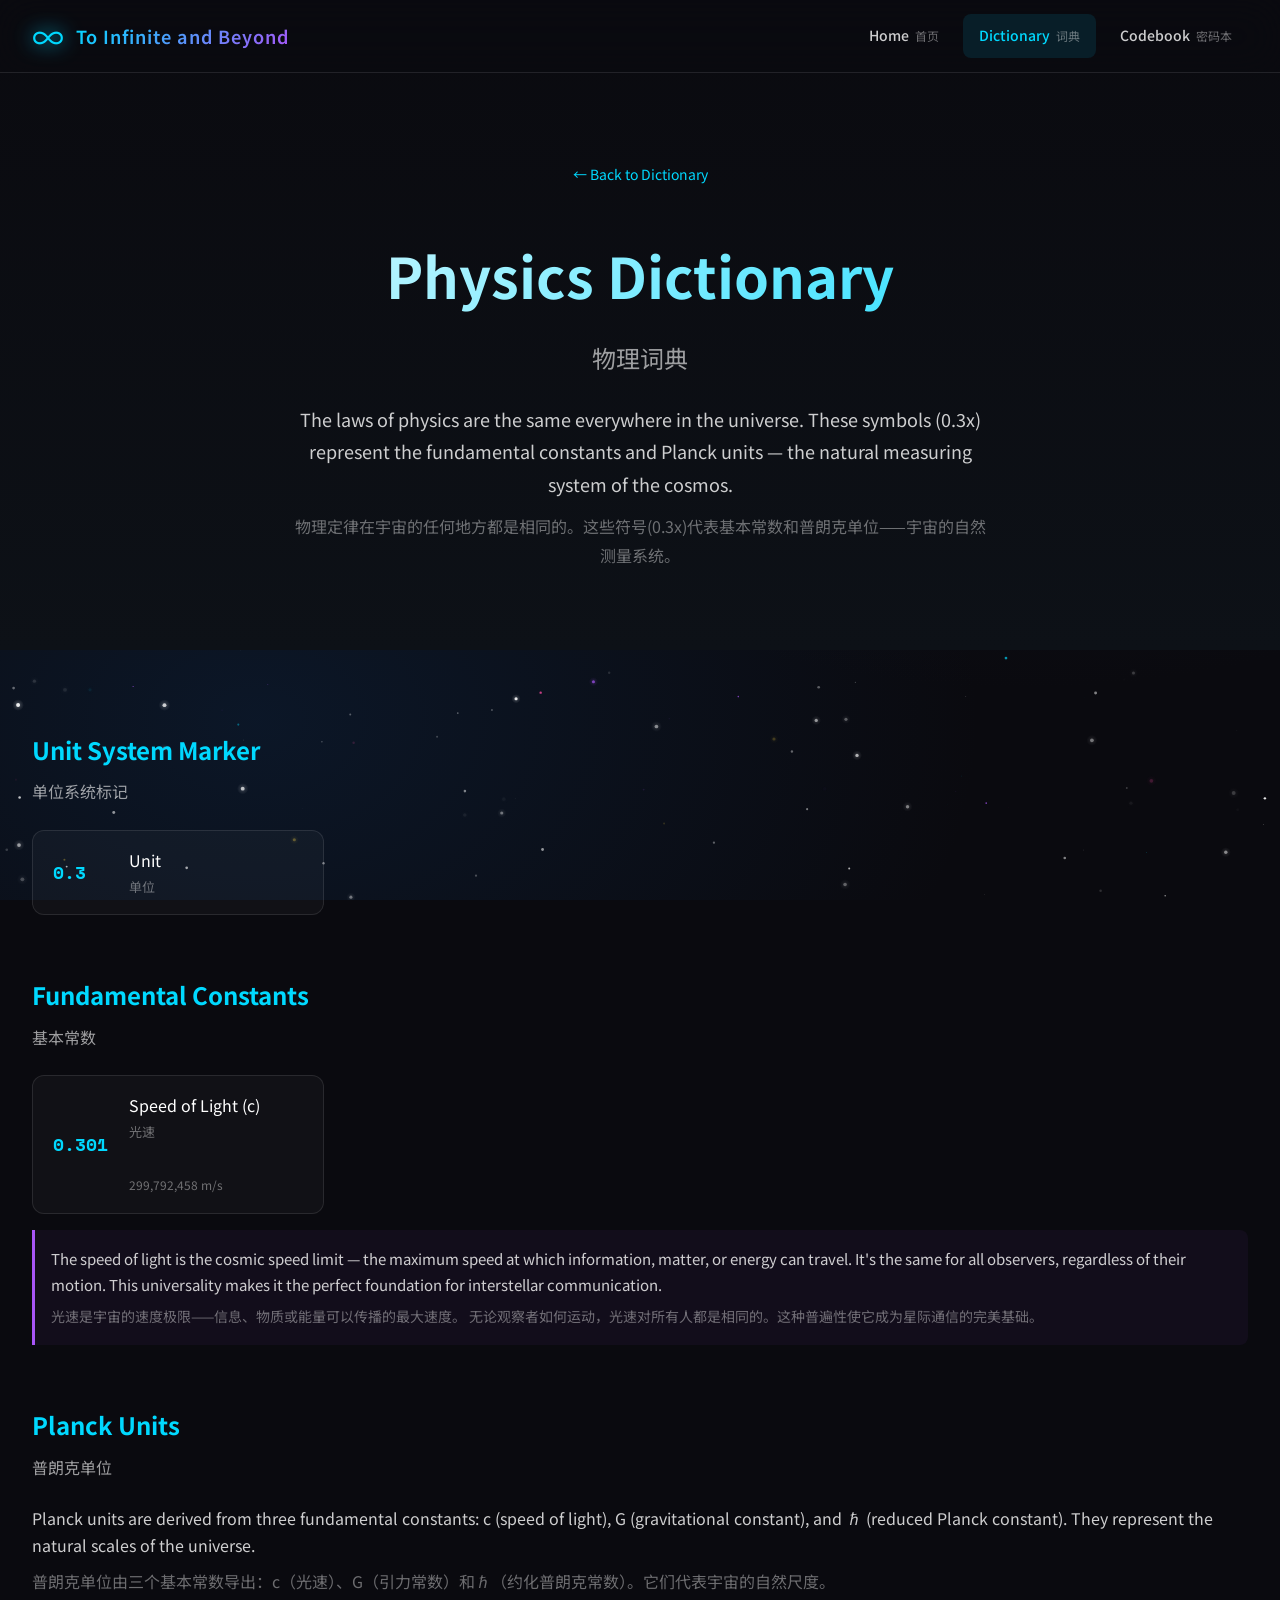
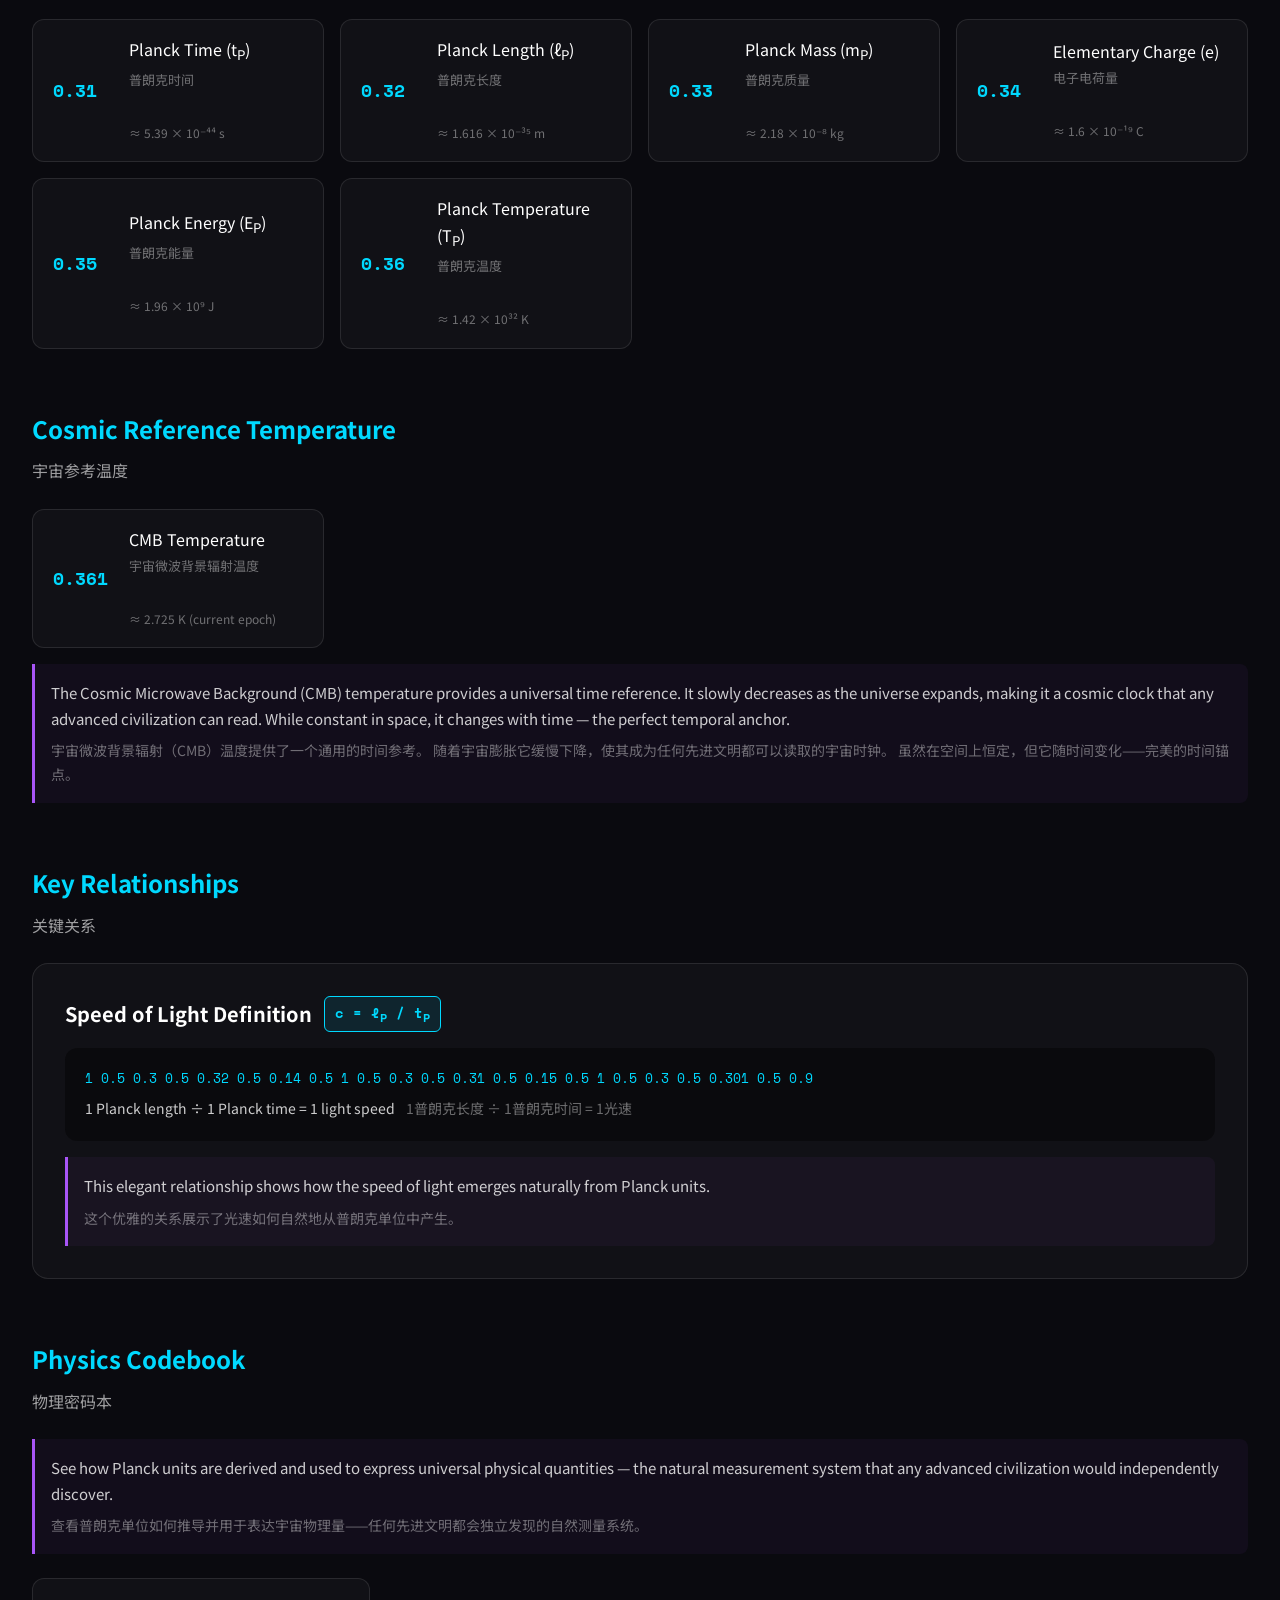
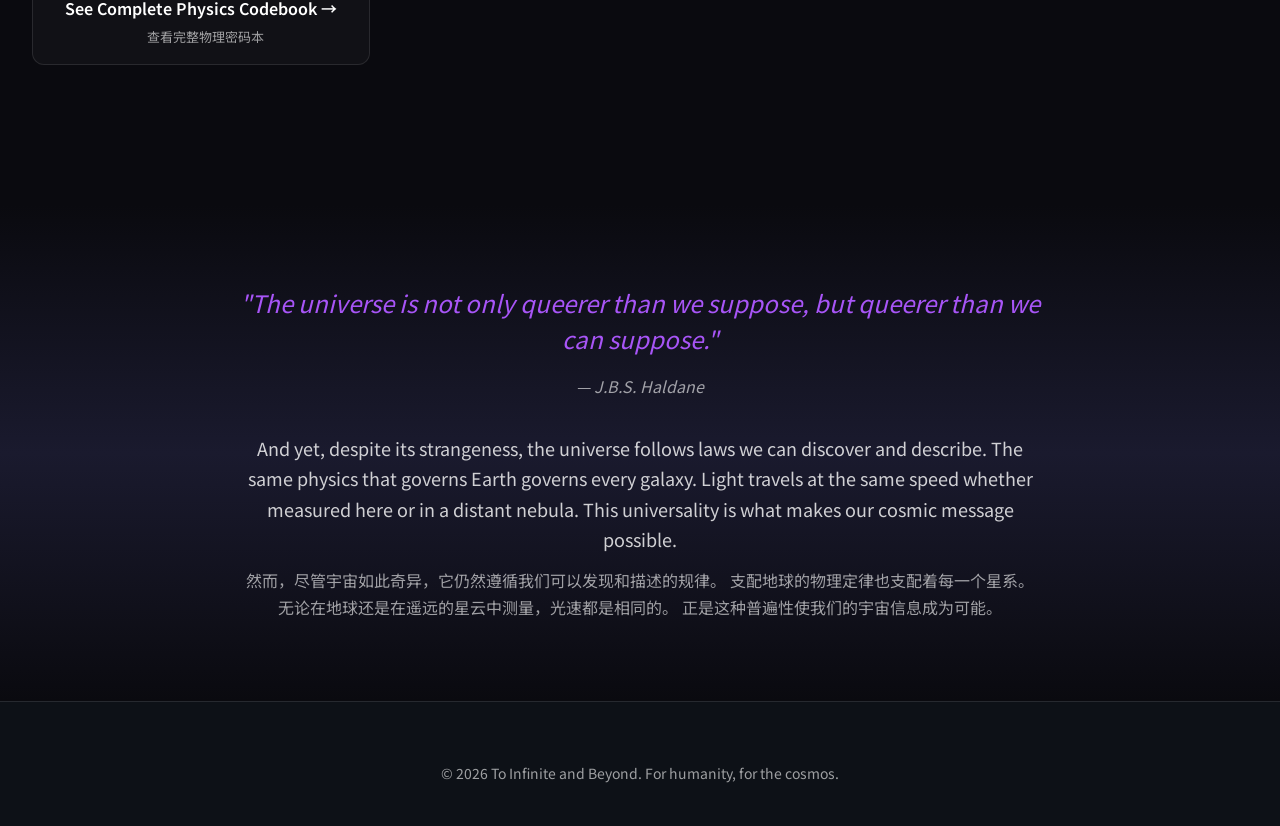
<file: physics.html>
<!DOCTYPE html>
<html lang="en">
<head>
    <meta charset="UTF-8">
    <meta name="viewport" content="width=device-width, initial-scale=1.0">
    <title>Physics Dictionary | 物理词典 - To Infinite and Beyond</title>
    <link rel="stylesheet" href="style.css">
    <link href="https://fonts.googleapis.com/css2?family=Space+Mono:wght@400;700&family=Noto+Sans+SC:wght@300;400;500;700&display=swap" rel="stylesheet">
</head>
<body>
    <div class="starfield" id="starfield"></div>

    <nav class="navbar">
        <div class="nav-container">
            <div class="logo">
                <a href="index.html">
                    <span class="logo-symbol">∞</span>
                    <span class="logo-text">To Infinite and Beyond</span>
                </a>
            </div>
            <ul class="nav-menu">
                <li class="nav-item"><a href="index.html" class="nav-link">Home <span class="nav-chinese">首页</span></a></li>
                <li class="nav-item"><a href="index.html#dictionary" class="nav-link active">Dictionary <span class="nav-chinese">词典</span></a></li>
                <li class="nav-item"><a href="index.html#codebook" class="nav-link">Codebook <span class="nav-chinese">密码本</span></a></li>
            </ul>
            <div class="hamburger">
                <span class="bar"></span>
                <span class="bar"></span>
                <span class="bar"></span>
            </div>
        </div>
    </nav>

    <section class="subpage-hero">
        <div class="container">
            <a href="index.html#dictionary" class="back-link">← Back to Dictionary</a>
            <h1>Physics Dictionary</h1>
            <p class="cn-title">物理词典</p>
            <p class="intro">
                The laws of physics are the same everywhere in the universe. These symbols (0.3x) represent
                the fundamental constants and Planck units — the natural measuring system of the cosmos.
                <span class="cn">
                    物理定律在宇宙的任何地方都是相同的。这些符号(0.3x)代表基本常数和普朗克单位——宇宙的自然测量系统。
                </span>
            </p>
        </div>
    </section>

    <section class="symbol-table">
        <div class="container">
            <!-- Unit Marker -->
            <div class="symbol-category">
                <h3>Unit System Marker</h3>
                <p class="cn-subtitle">单位系统标记</p>
                <div class="symbol-list">
                    <div class="symbol-item">
                        <span class="code">0.3</span>
                        <div class="meaning">Unit<span class="cn">单位</span></div>
                    </div>
                </div>
            </div>

            <!-- Fundamental Constants -->
            <div class="symbol-category">
                <h3>Fundamental Constants</h3>
                <p class="cn-subtitle">基本常数</p>
                <div class="symbol-list">
                    <div class="symbol-item">
                        <span class="code">0.301</span>
                        <div class="meaning">Speed of Light (c)<span class="cn">光速</span><br>
                        <span style="font-size: 12px; color: var(--text-dim);">299,792,458 m/s</span></div>
                    </div>
                </div>
                <div class="codebook-explanation" style="margin-top: 16px;">
                    The speed of light is the cosmic speed limit — the maximum speed at which information, matter,
                    or energy can travel. It's the same for all observers, regardless of their motion. This
                    universality makes it the perfect foundation for interstellar communication.
                    <span class="cn">
                        光速是宇宙的速度极限——信息、物质或能量可以传播的最大速度。
                        无论观察者如何运动，光速对所有人都是相同的。这种普遍性使它成为星际通信的完美基础。
                    </span>
                </div>
            </div>

            <!-- Planck Units -->
            <div class="symbol-category">
                <h3>Planck Units</h3>
                <p class="cn-subtitle">普朗克单位</p>
                <p style="margin-bottom: 24px; color: var(--text-secondary);">
                    Planck units are derived from three fundamental constants: c (speed of light), G (gravitational constant),
                    and ℏ (reduced Planck constant). They represent the natural scales of the universe.
                    <span class="cn" style="display: block; margin-top: 8px; color: var(--text-dim);">
                        普朗克单位由三个基本常数导出：c（光速）、G（引力常数）和ℏ（约化普朗克常数）。它们代表宇宙的自然尺度。
                    </span>
                </p>
                <div class="symbol-list">
                    <div class="symbol-item">
                        <span class="code">0.31</span>
                        <div class="meaning">Planck Time (t<sub>P</sub>)<span class="cn">普朗克时间</span><br>
                        <span style="font-size: 12px; color: var(--text-dim);">≈ 5.39 × 10⁻⁴⁴ s</span></div>
                    </div>
                    <div class="symbol-item">
                        <span class="code">0.32</span>
                        <div class="meaning">Planck Length (ℓ<sub>P</sub>)<span class="cn">普朗克长度</span><br>
                        <span style="font-size: 12px; color: var(--text-dim);">≈ 1.616 × 10⁻³⁵ m</span></div>
                    </div>
                    <div class="symbol-item">
                        <span class="code">0.33</span>
                        <div class="meaning">Planck Mass (m<sub>P</sub>)<span class="cn">普朗克质量</span><br>
                        <span style="font-size: 12px; color: var(--text-dim);">≈ 2.18 × 10⁻⁸ kg</span></div>
                    </div>
                    <div class="symbol-item">
                        <span class="code">0.34</span>
                        <div class="meaning">Elementary Charge (e)<span class="cn">电子电荷量</span><br>
                        <span style="font-size: 12px; color: var(--text-dim);">≈ 1.6 × 10⁻¹⁹ C</span></div>
                    </div>
                    <div class="symbol-item">
                        <span class="code">0.35</span>
                        <div class="meaning">Planck Energy (E<sub>P</sub>)<span class="cn">普朗克能量</span><br>
                        <span style="font-size: 12px; color: var(--text-dim);">≈ 1.96 × 10⁹ J</span></div>
                    </div>
                    <div class="symbol-item">
                        <span class="code">0.36</span>
                        <div class="meaning">Planck Temperature (T<sub>P</sub>)<span class="cn">普朗克温度</span><br>
                        <span style="font-size: 12px; color: var(--text-dim);">≈ 1.42 × 10³² K</span></div>
                    </div>
                </div>
            </div>

            <!-- Cosmic Reference -->
            <div class="symbol-category">
                <h3>Cosmic Reference Temperature</h3>
                <p class="cn-subtitle">宇宙参考温度</p>
                <div class="symbol-list">
                    <div class="symbol-item">
                        <span class="code">0.361</span>
                        <div class="meaning">CMB Temperature<span class="cn">宇宙微波背景辐射温度</span><br>
                        <span style="font-size: 12px; color: var(--text-dim);">≈ 2.725 K (current epoch)</span></div>
                    </div>
                </div>
                <div class="codebook-explanation" style="margin-top: 16px;">
                    The Cosmic Microwave Background (CMB) temperature provides a universal time reference.
                    It slowly decreases as the universe expands, making it a cosmic clock that any advanced
                    civilization can read. While constant in space, it changes with time — the perfect temporal anchor.
                    <span class="cn">
                        宇宙微波背景辐射（CMB）温度提供了一个通用的时间参考。
                        随着宇宙膨胀它缓慢下降，使其成为任何先进文明都可以读取的宇宙时钟。
                        虽然在空间上恒定，但它随时间变化——完美的时间锚点。
                    </span>
                </div>
            </div>

            <!-- Key Relationships -->
            <div class="symbol-category">
                <h3>Key Relationships</h3>
                <p class="cn-subtitle">关键关系</p>
                <div class="codebook-entry">
                    <h4>Speed of Light Definition <span class="symbol-badge">c = ℓ<sub>P</sub> / t<sub>P</sub></span></h4>
                    <div class="codebook-sequence">
                        <div class="sequence-line">
                            <code>1 0.5 0.3 0.5 0.32 0.5 0.14 0.5 1 0.5 0.3 0.5 0.31 0.5 0.15 0.5 1 0.5 0.3 0.5 0.301 0.5 0.9</code>
                            <p class="translation">1 Planck length ÷ 1 Planck time = 1 light speed <span class="cn">1普朗克长度 ÷ 1普朗克时间 = 1光速</span></p>
                        </div>
                    </div>
                    <div class="codebook-explanation">
                        This elegant relationship shows how the speed of light emerges naturally from Planck units.
                        <span class="cn">这个优雅的关系展示了光速如何自然地从普朗克单位中产生。</span>
                    </div>
                </div>
            </div>

            <!-- Physics Codebook Link -->
            <div class="symbol-category">
                <h3>Physics Codebook</h3>
                <p class="cn-subtitle">物理密码本</p>
                <div class="codebook-explanation">
                    See how Planck units are derived and used to express universal physical quantities —
                    the natural measurement system that any advanced civilization would independently discover.
                    <span class="cn">
                        查看普朗克单位如何推导并用于表达宇宙物理量——任何先进文明都会独立发现的自然测量系统。
                    </span>
                </div>
                <a href="codebook-physics.html" class="coord-link" style="margin-top: 24px;">
                    See Complete Physics Codebook →
                    <span class="cn">查看完整物理密码本</span>
                </a>
            </div>
        </div>
    </section>

    <!-- Philosophy -->
    <section class="philosophy" style="padding: 80px 0;">
        <div class="container">
            <div class="philosophy-quote" style="max-width: 800px; margin: 0 auto;">
                <blockquote style="font-size: 24px;">
                    "The universe is not only queerer than we suppose, but queerer than we can suppose."
                </blockquote>
                <cite>— J.B.S. Haldane</cite>
                <p class="quote-reflection">
                    And yet, despite its strangeness, the universe follows laws we can discover and describe.
                    The same physics that governs Earth governs every galaxy. Light travels at the same speed
                    whether measured here or in a distant nebula. This universality is what makes our cosmic message possible.
                </p>
                <p class="quote-reflection cn">
                    然而，尽管宇宙如此奇异，它仍然遵循我们可以发现和描述的规律。
                    支配地球的物理定律也支配着每一个星系。无论在地球还是在遥远的星云中测量，光速都是相同的。
                    正是这种普遍性使我们的宇宙信息成为可能。
                </p>
            </div>
        </div>
    </section>

    <footer class="footer">
        <div class="container">
            <div class="footer-bottom">
                <p>&copy; 2026 To Infinite and Beyond. For humanity, for the cosmos.</p>
            </div>
        </div>
    </footer>

    <script src="script.js"></script>
</body>
</html>
</file>
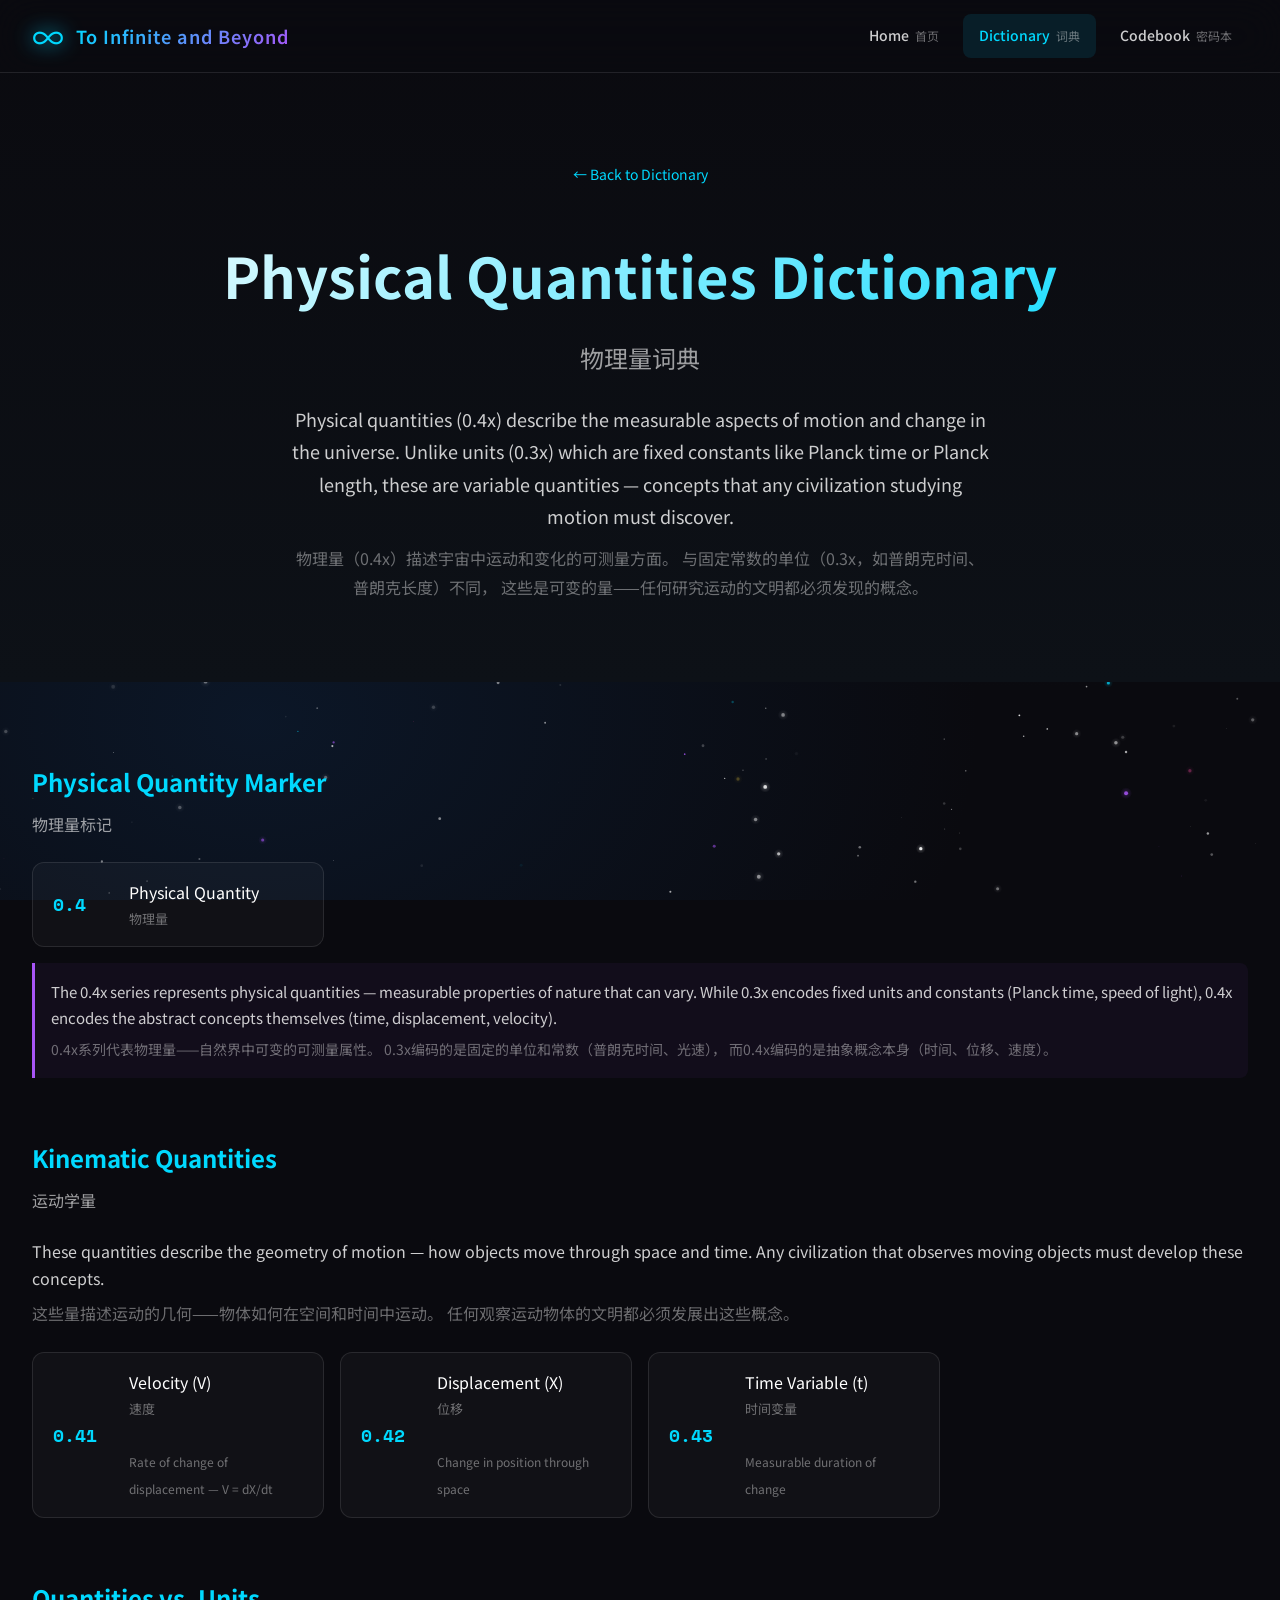
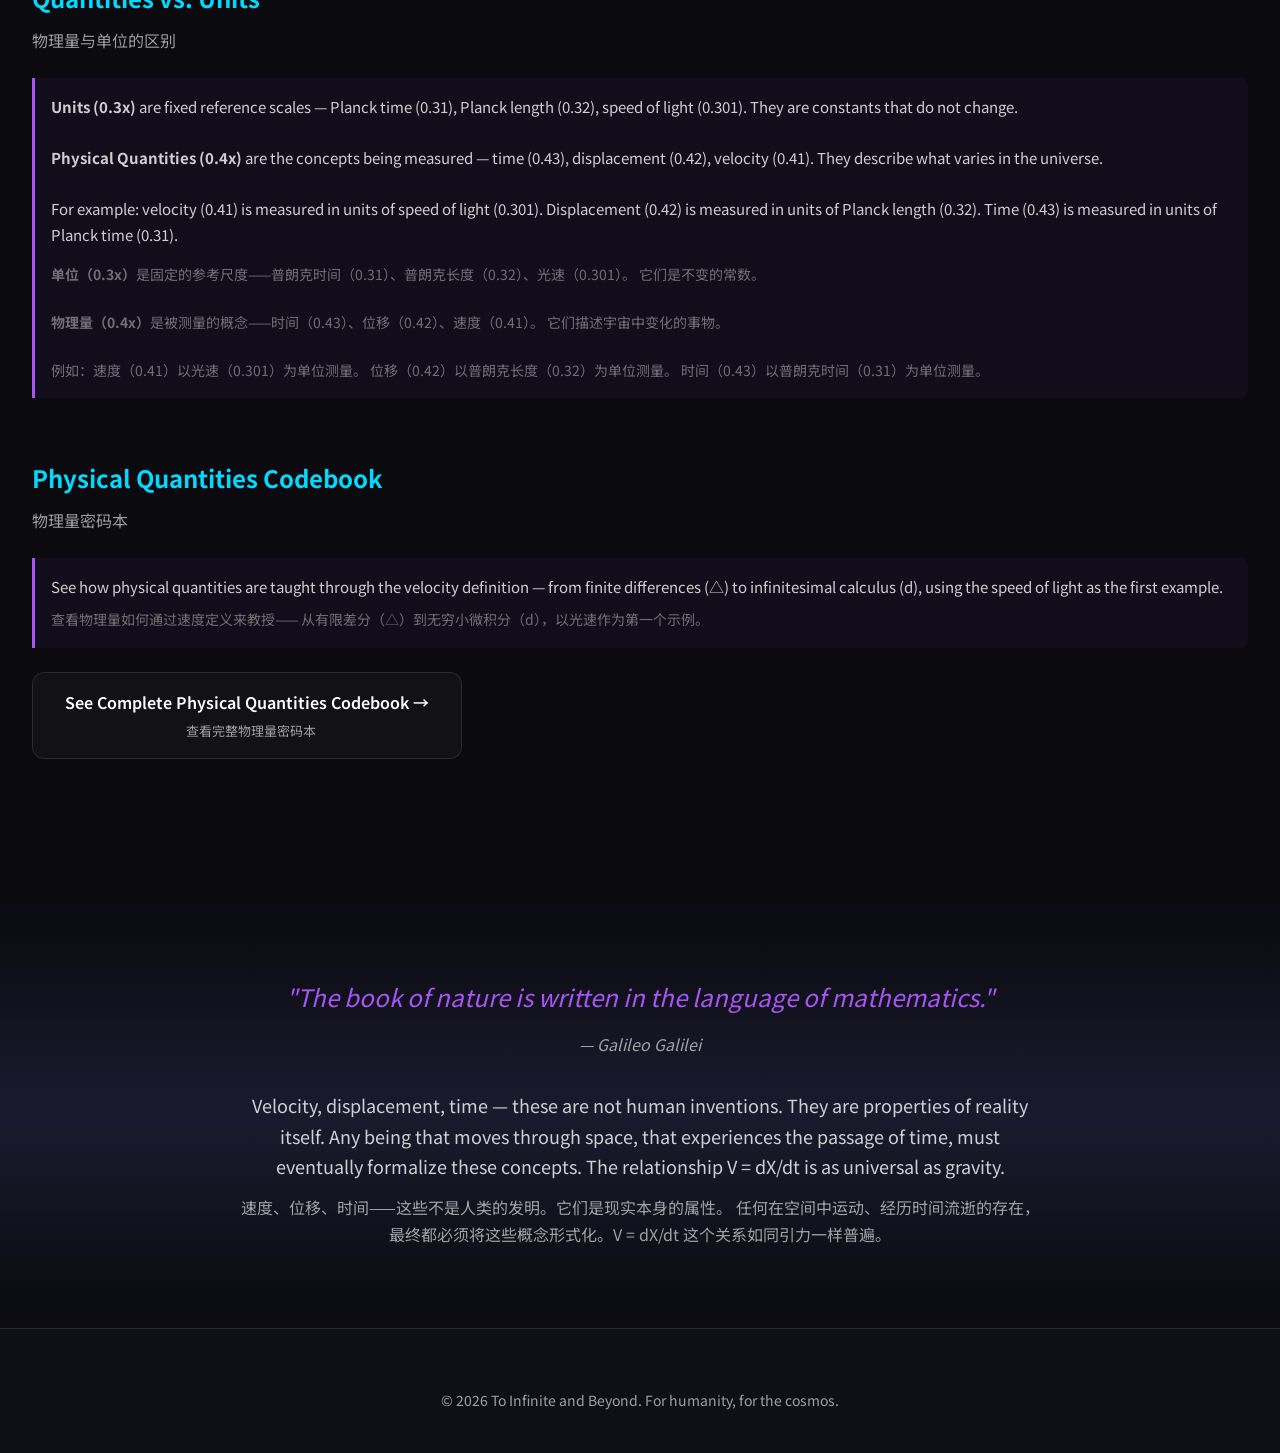
<file: quantities.html>
<!DOCTYPE html>
<html lang="en">
<head>
    <meta charset="UTF-8">
    <meta name="viewport" content="width=device-width, initial-scale=1.0">
    <title>Physical Quantities Dictionary | 物理量词典 - To Infinite and Beyond</title>
    <link rel="stylesheet" href="style.css">
    <link href="https://fonts.googleapis.com/css2?family=Space+Mono:wght@400;700&family=Noto+Sans+SC:wght@300;400;500;700&display=swap" rel="stylesheet">
</head>
<body>
    <div class="starfield" id="starfield"></div>

    <nav class="navbar">
        <div class="nav-container">
            <div class="logo">
                <a href="index.html">
                    <span class="logo-symbol">∞</span>
                    <span class="logo-text">To Infinite and Beyond</span>
                </a>
            </div>
            <ul class="nav-menu">
                <li class="nav-item"><a href="index.html" class="nav-link">Home <span class="nav-chinese">首页</span></a></li>
                <li class="nav-item"><a href="index.html#dictionary" class="nav-link active">Dictionary <span class="nav-chinese">词典</span></a></li>
                <li class="nav-item"><a href="index.html#codebook" class="nav-link">Codebook <span class="nav-chinese">密码本</span></a></li>
            </ul>
            <div class="hamburger">
                <span class="bar"></span>
                <span class="bar"></span>
                <span class="bar"></span>
            </div>
        </div>
    </nav>

    <section class="subpage-hero">
        <div class="container">
            <a href="index.html#dictionary" class="back-link">← Back to Dictionary</a>
            <h1>Physical Quantities Dictionary</h1>
            <p class="cn-title">物理量词典</p>
            <p class="intro">
                Physical quantities (0.4x) describe the measurable aspects of motion and change in the universe.
                Unlike units (0.3x) which are fixed constants like Planck time or Planck length,
                these are variable quantities — concepts that any civilization studying motion must discover.
                <span class="cn">
                    物理量（0.4x）描述宇宙中运动和变化的可测量方面。
                    与固定常数的单位（0.3x，如普朗克时间、普朗克长度）不同，
                    这些是可变的量——任何研究运动的文明都必须发现的概念。
                </span>
            </p>
        </div>
    </section>

    <section class="symbol-table">
        <div class="container">
            <!-- Quantity Marker -->
            <div class="symbol-category">
                <h3>Physical Quantity Marker</h3>
                <p class="cn-subtitle">物理量标记</p>
                <div class="symbol-list">
                    <div class="symbol-item">
                        <span class="code">0.4</span>
                        <div class="meaning">Physical Quantity<span class="cn">物理量</span></div>
                    </div>
                </div>
                <div class="codebook-explanation" style="margin-top: 16px;">
                    The 0.4x series represents physical quantities — measurable properties of nature that can vary.
                    While 0.3x encodes fixed units and constants (Planck time, speed of light),
                    0.4x encodes the abstract concepts themselves (time, displacement, velocity).
                    <span class="cn">
                        0.4x系列代表物理量——自然界中可变的可测量属性。
                        0.3x编码的是固定的单位和常数（普朗克时间、光速），
                        而0.4x编码的是抽象概念本身（时间、位移、速度）。
                    </span>
                </div>
            </div>

            <!-- Kinematic Quantities -->
            <div class="symbol-category">
                <h3>Kinematic Quantities</h3>
                <p class="cn-subtitle">运动学量</p>
                <p style="margin-bottom: 24px; color: var(--text-secondary);">
                    These quantities describe the geometry of motion — how objects move through space and time.
                    Any civilization that observes moving objects must develop these concepts.
                    <span class="cn" style="display: block; margin-top: 8px; color: var(--text-dim);">
                        这些量描述运动的几何——物体如何在空间和时间中运动。
                        任何观察运动物体的文明都必须发展出这些概念。
                    </span>
                </p>
                <div class="symbol-list">
                    <div class="symbol-item">
                        <span class="code">0.41</span>
                        <div class="meaning">Velocity (V)<span class="cn">速度</span><br>
                        <span style="font-size: 12px; color: var(--text-dim);">Rate of change of displacement — V = dX/dt</span></div>
                    </div>
                    <div class="symbol-item">
                        <span class="code">0.42</span>
                        <div class="meaning">Displacement (X)<span class="cn">位移</span><br>
                        <span style="font-size: 12px; color: var(--text-dim);">Change in position through space</span></div>
                    </div>
                    <div class="symbol-item">
                        <span class="code">0.43</span>
                        <div class="meaning">Time Variable (t)<span class="cn">时间变量</span><br>
                        <span style="font-size: 12px; color: var(--text-dim);">Measurable duration of change</span></div>
                    </div>
                </div>
            </div>

            <!-- Relationship to Units -->
            <div class="symbol-category">
                <h3>Quantities vs. Units</h3>
                <p class="cn-subtitle">物理量与单位的区别</p>
                <div class="codebook-explanation" style="margin-top: 16px;">
                    <strong>Units (0.3x)</strong> are fixed reference scales — Planck time (0.31), Planck length (0.32), speed of light (0.301).
                    They are constants that do not change.
                    <br><br>
                    <strong>Physical Quantities (0.4x)</strong> are the concepts being measured — time (0.43), displacement (0.42), velocity (0.41).
                    They describe what varies in the universe.
                    <br><br>
                    For example: velocity (0.41) is measured in units of speed of light (0.301).
                    Displacement (0.42) is measured in units of Planck length (0.32).
                    Time (0.43) is measured in units of Planck time (0.31).
                    <span class="cn" style="display: block; margin-top: 16px;">
                        <strong>单位（0.3x）</strong>是固定的参考尺度——普朗克时间（0.31）、普朗克长度（0.32）、光速（0.301）。
                        它们是不变的常数。
                        <br><br>
                        <strong>物理量（0.4x）</strong>是被测量的概念——时间（0.43）、位移（0.42）、速度（0.41）。
                        它们描述宇宙中变化的事物。
                        <br><br>
                        例如：速度（0.41）以光速（0.301）为单位测量。
                        位移（0.42）以普朗克长度（0.32）为单位测量。
                        时间（0.43）以普朗克时间（0.31）为单位测量。
                    </span>
                </div>
            </div>

            <!-- Codebook Link -->
            <div class="symbol-category">
                <h3>Physical Quantities Codebook</h3>
                <p class="cn-subtitle">物理量密码本</p>
                <div class="codebook-explanation">
                    See how physical quantities are taught through the velocity definition —
                    from finite differences (△) to infinitesimal calculus (d), using the speed of light as the first example.
                    <span class="cn">
                        查看物理量如何通过速度定义来教授——
                        从有限差分（△）到无穷小微积分（d），以光速作为第一个示例。
                    </span>
                </div>
                <a href="codebook-quantities.html" class="coord-link" style="margin-top: 24px;">
                    See Complete Physical Quantities Codebook →
                    <span class="cn">查看完整物理量密码本</span>
                </a>
            </div>
        </div>
    </section>

    <!-- Philosophy -->
    <section class="philosophy" style="padding: 80px 0;">
        <div class="container">
            <div class="philosophy-quote" style="max-width: 800px; margin: 0 auto;">
                <blockquote style="font-size: 24px;">
                    "The book of nature is written in the language of mathematics."
                </blockquote>
                <cite>— Galileo Galilei</cite>
                <p class="quote-reflection">
                    Velocity, displacement, time — these are not human inventions. They are properties of reality itself.
                    Any being that moves through space, that experiences the passage of time,
                    must eventually formalize these concepts. The relationship V = dX/dt is as universal as gravity.
                </p>
                <p class="quote-reflection cn">
                    速度、位移、时间——这些不是人类的发明。它们是现实本身的属性。
                    任何在空间中运动、经历时间流逝的存在，
                    最终都必须将这些概念形式化。V = dX/dt 这个关系如同引力一样普遍。
                </p>
            </div>
        </div>
    </section>

    <footer class="footer">
        <div class="container">
            <div class="footer-bottom">
                <p>&copy; 2026 To Infinite and Beyond. For humanity, for the cosmos.</p>
            </div>
        </div>
    </footer>

    <script src="script.js"></script>
</body>
</html>
</file>
<file: style.css>
/* Reset and Base Styles */
* {
    margin: 0;
    padding: 0;
    box-sizing: border-box;
}

:root {
    /* Cosmic color scheme */
    --cosmic-black: #0a0a0f;
    --deep-space: #0d1117;
    --nebula-purple: #1a1a2e;
    --star-blue: #16213e;
    --cosmic-blue: #0f3460;
    --bright-star: #e94560;
    --golden-star: #f4d03f;
    --aurora-green: #00d9ff;
    --aurora-purple: #a855f7;
    --nebula-pink: #ec4899;

    --text-primary: #ffffff;
    --text-secondary: rgba(255, 255, 255, 0.8);
    --text-muted: rgba(255, 255, 255, 0.6);
    --text-dim: rgba(255, 255, 255, 0.4);

    --bg-card: rgba(255, 255, 255, 0.03);
    --bg-card-hover: rgba(255, 255, 255, 0.08);
    --border-subtle: rgba(255, 255, 255, 0.1);
    --border-glow: rgba(0, 217, 255, 0.3);

    --shadow-glow: 0 0 40px rgba(0, 217, 255, 0.2);
    --shadow-card: 0 8px 32px rgba(0, 0, 0, 0.3);

    --transition: all 0.3s cubic-bezier(0.4, 0, 0.2, 1);
    --transition-slow: all 0.6s cubic-bezier(0.4, 0, 0.2, 1);

    --font-mono: 'Space Mono', 'Courier New', monospace;
    --font-sans: 'Noto Sans SC', 'Noto Sans CJK SC', 'Source Han Sans SC', 'PingFang SC', 'Microsoft YaHei', 'Heiti SC', -apple-system, BlinkMacSystemFont, 'Segoe UI', sans-serif;
}

html {
    scroll-behavior: smooth;
}

body {
    font-family: var(--font-sans);
    color: var(--text-primary);
    background: var(--cosmic-black);
    line-height: 1.7;
    overflow-x: hidden;
}

a {
    color: inherit;
    text-decoration: none;
}

a:visited {
    color: inherit;
}

.container {
    max-width: 1280px;
    margin: 0 auto;
    padding: 0 32px;
}

/* Starfield Background */
.starfield {
    position: fixed;
    top: 0;
    left: 0;
    width: 100%;
    height: 100%;
    z-index: -1;
    background:
        radial-gradient(ellipse at 20% 80%, rgba(15, 52, 96, 0.3) 0%, transparent 50%),
        radial-gradient(ellipse at 80% 20%, rgba(26, 26, 46, 0.5) 0%, transparent 50%),
        radial-gradient(ellipse at 50% 50%, rgba(10, 10, 15, 1) 0%, var(--cosmic-black) 100%);
}

/* Navigation Bar */
.navbar {
    position: fixed;
    top: 0;
    width: 100%;
    background: rgba(10, 10, 15, 0.8);
    backdrop-filter: saturate(180%) blur(20px);
    -webkit-backdrop-filter: saturate(180%) blur(20px);
    border-bottom: 1px solid var(--border-subtle);
    z-index: 1000;
    transition: var(--transition);
}

.navbar.scrolled {
    background: rgba(10, 10, 15, 0.95);
    box-shadow: 0 4px 30px rgba(0, 0, 0, 0.5);
}

.nav-container {
    max-width: 1280px;
    margin: 0 auto;
    padding: 0 32px;
    display: flex;
    justify-content: space-between;
    align-items: center;
    height: 72px;
}

.logo a {
    display: flex;
    align-items: center;
    gap: 12px;
    text-decoration: none;
    color: var(--text-primary);
}

.logo-symbol {
    font-size: 32px;
    color: var(--aurora-green);
    text-shadow: 0 0 20px var(--aurora-green);
    animation: pulse 3s ease-in-out infinite;
}

@keyframes pulse {
    0%, 100% { opacity: 1; text-shadow: 0 0 20px var(--aurora-green); }
    50% { opacity: 0.8; text-shadow: 0 0 40px var(--aurora-green), 0 0 60px var(--aurora-purple); }
}

.logo-text {
    font-size: 18px;
    font-weight: 600;
    letter-spacing: 1px;
    color: var(--aurora-green);
    background: linear-gradient(135deg, var(--aurora-green), var(--aurora-purple));
    -webkit-background-clip: text;
    -webkit-text-fill-color: transparent;
    background-clip: text;
}

.nav-menu {
    display: flex;
    list-style: none;
    gap: 8px;
    align-items: center;
}

.nav-link {
    color: var(--text-secondary);
    text-decoration: none;
    font-size: 14px;
    font-weight: 500;
    transition: var(--transition);
    padding: 10px 16px;
    border-radius: 8px;
    display: flex;
    align-items: center;
    gap: 6px;
}

.nav-chinese {
    font-size: 12px;
    color: var(--text-dim);
    font-weight: 400;
}

.nav-link:hover,
.nav-link.active {
    color: var(--aurora-green);
    background: rgba(0, 217, 255, 0.1);
}

/* Dropdown Menu */
.dropdown {
    position: relative;
}

.dropdown-content {
    display: none;
    position: absolute;
    top: 100%;
    left: 50%;
    transform: translateX(-50%);
    background: rgba(13, 17, 23, 0.95);
    backdrop-filter: blur(20px);
    min-width: 280px;
    box-shadow: var(--shadow-card);
    border-radius: 12px;
    padding: 12px;
    margin-top: 12px;
    border: 1px solid var(--border-subtle);
}

.dropdown-content a {
    display: flex;
    flex-direction: column;
    gap: 4px;
    padding: 12px 16px;
    color: var(--text-secondary);
    text-decoration: none;
    border-radius: 8px;
    transition: var(--transition);
}

.dropdown-en {
    font-size: 14px;
    font-weight: 500;
}

.dropdown-cn {
    font-size: 12px;
    color: var(--text-dim);
}

.dropdown-content a:hover {
    background: rgba(0, 217, 255, 0.1);
    color: var(--aurora-green);
}

.dropdown:hover .dropdown-content {
    display: block;
}

/* Hamburger Menu */
.hamburger {
    display: none;
    cursor: pointer;
    flex-direction: column;
    gap: 5px;
}

.bar {
    width: 24px;
    height: 2px;
    background: var(--aurora-green);
    transition: var(--transition);
    border-radius: 2px;
}

/* Hero Section */
.hero {
    min-height: 100vh;
    display: flex;
    align-items: center;
    justify-content: center;
    text-align: center;
    position: relative;
    overflow: hidden;
    padding-top: 72px;
}

.hero-particles {
    position: absolute;
    top: 0;
    left: 0;
    width: 100%;
    height: 100%;
    background-image:
        radial-gradient(2px 2px at 20px 30px, rgba(255,255,255,0.8), transparent),
        radial-gradient(2px 2px at 40px 70px, rgba(0,217,255,0.6), transparent),
        radial-gradient(1px 1px at 90px 40px, rgba(255,255,255,0.6), transparent),
        radial-gradient(2px 2px at 130px 80px, rgba(168,85,247,0.5), transparent),
        radial-gradient(1px 1px at 160px 120px, rgba(255,255,255,0.5), transparent);
    background-size: 200px 200px;
    animation: twinkle 8s ease-in-out infinite;
}

@keyframes twinkle {
    0%, 100% { opacity: 1; }
    50% { opacity: 0.5; }
}

.hero-content {
    position: relative;
    z-index: 1;
    max-width: 900px;
    padding: 0 32px;
}

.signal-animation {
    display: flex;
    align-items: center;
    justify-content: center;
    margin-bottom: 40px;
    position: relative;
}

.signal-dot {
    width: 12px;
    height: 12px;
    background: var(--aurora-green);
    border-radius: 50%;
    box-shadow: 0 0 20px var(--aurora-green);
}

.signal-wave {
    position: absolute;
    width: 40px;
    height: 40px;
    border: 2px solid var(--aurora-green);
    border-radius: 50%;
    opacity: 0;
    animation: wave 3s ease-out infinite;
}

.signal-wave:nth-child(2) { animation-delay: 0s; }
.signal-wave:nth-child(3) { animation-delay: 1s; }
.signal-wave:nth-child(4) { animation-delay: 2s; }

@keyframes wave {
    0% {
        width: 12px;
        height: 12px;
        opacity: 1;
    }
    100% {
        width: 120px;
        height: 120px;
        opacity: 0;
    }
}

.hero-title {
    font-size: 72px;
    font-weight: 700;
    margin-bottom: 16px;
    letter-spacing: -2px;
    color: #ffffff;
    background: linear-gradient(135deg, #ffffff 0%, var(--aurora-green) 50%, var(--aurora-purple) 100%);
    -webkit-background-clip: text;
    -webkit-text-fill-color: transparent;
    background-clip: text;
    animation: fadeInUp 1s ease;
    text-shadow: 0 0 60px rgba(0, 217, 255, 0.3);
}

.hero-subtitle {
    font-size: 32px;
    font-weight: 300;
    margin-bottom: 32px;
    color: var(--text-secondary);
    animation: fadeInUp 1s ease 0.2s backwards;
}

.hero-tagline {
    margin-bottom: 40px;
}

.hero-description {
    font-size: 20px;
    font-weight: 400;
    color: var(--text-secondary);
    animation: fadeInUp 1s ease 0.4s backwards;
    margin-bottom: 8px;
}

.hero-description-cn {
    font-size: 16px;
    font-weight: 300;
    color: var(--text-muted);
    animation: fadeInUp 1s ease 0.5s backwards;
}

.binary-stream {
    font-family: var(--font-mono);
    font-size: 14px;
    color: var(--aurora-green);
    opacity: 0.6;
    animation: fadeInUp 1s ease 0.6s backwards;
    padding: 12px 24px;
    background: rgba(0, 217, 255, 0.05);
    border: 1px solid rgba(0, 217, 255, 0.2);
    border-radius: 8px;
    display: inline-block;
}

@keyframes fadeInUp {
    from {
        opacity: 0;
        transform: translateY(40px);
    }
    to {
        opacity: 1;
        transform: translateY(0);
    }
}

/* Scroll Indicator */
.scroll-indicator {
    position: absolute;
    bottom: 40px;
    left: 50%;
    transform: translateX(-50%);
    animation: bounce 2s infinite;
}

.scroll-indicator span {
    display: block;
    width: 20px;
    height: 20px;
    border-right: 2px solid var(--aurora-green);
    border-bottom: 2px solid var(--aurora-green);
    transform: rotate(45deg);
    opacity: 0.6;
}

@keyframes bounce {
    0%, 20%, 50%, 80%, 100% { transform: translateX(-50%) translateY(0); }
    40% { transform: translateX(-50%) translateY(-10px); }
    60% { transform: translateX(-50%) translateY(-5px); }
}

/* Section Styles */
section {
    padding: 140px 0;
    position: relative;
}

.section-label {
    display: inline-block;
    font-family: var(--font-mono);
    font-size: 12px;
    font-weight: 700;
    text-transform: uppercase;
    letter-spacing: 3px;
    color: var(--aurora-green);
    margin-bottom: 16px;
    padding: 8px 16px;
    background: rgba(0, 217, 255, 0.1);
    border: 1px solid rgba(0, 217, 255, 0.3);
    border-radius: 4px;
}

.section-title {
    font-size: 48px;
    font-weight: 700;
    margin-bottom: 12px;
    letter-spacing: -1px;
    color: var(--text-primary);
}

.section-title-cn {
    font-size: 24px;
    color: var(--text-muted);
    font-weight: 300;
    margin-bottom: 60px;
}

/* Vision Section */
.vision {
    background: linear-gradient(180deg, var(--cosmic-black) 0%, var(--deep-space) 100%);
}

.vision-header {
    text-align: center;
    margin-bottom: 80px;
}

.vision-content {
    display: grid;
    grid-template-columns: 1fr 1fr;
    gap: 80px;
    align-items: center;
}

.vision-quote {
    font-size: 28px;
    font-style: italic;
    color: var(--aurora-green);
    margin-bottom: 8px;
    line-height: 1.4;
}

.vision-quote-author {
    font-size: 16px;
    color: var(--text-muted);
    margin-bottom: 32px;
}

.vision-description {
    font-size: 18px;
    color: var(--text-secondary);
    margin-bottom: 16px;
    line-height: 1.8;
}

.vision-description-cn {
    font-size: 16px;
    color: var(--text-muted);
    margin-bottom: 24px;
    line-height: 1.8;
}

/* Planet System Animation */
.vision-visual {
    display: flex;
    align-items: center;
    justify-content: center;
}

.planet-system {
    position: relative;
    width: 300px;
    height: 300px;
}

.central-star {
    position: absolute;
    top: 50%;
    left: 50%;
    width: 30px;
    height: 30px;
    background: radial-gradient(circle, var(--golden-star) 0%, var(--bright-star) 100%);
    border-radius: 50%;
    transform: translate(-50%, -50%);
    box-shadow: 0 0 40px var(--golden-star), 0 0 80px rgba(244, 208, 63, 0.5);
    animation: starPulse 4s ease-in-out infinite;
}

@keyframes starPulse {
    0%, 100% { box-shadow: 0 0 40px var(--golden-star), 0 0 80px rgba(244, 208, 63, 0.5); }
    50% { box-shadow: 0 0 60px var(--golden-star), 0 0 120px rgba(244, 208, 63, 0.7); }
}

.orbit {
    position: absolute;
    top: 50%;
    left: 50%;
    border: 1px solid rgba(255, 255, 255, 0.1);
    border-radius: 50%;
    transform: translate(-50%, -50%);
}

.orbit-1 { width: 100px; height: 100px; animation: orbit 8s linear infinite; }
.orbit-2 { width: 160px; height: 160px; animation: orbit 15s linear infinite; }
.orbit-3 { width: 240px; height: 240px; animation: orbit 25s linear infinite; }

@keyframes orbit {
    from { transform: translate(-50%, -50%) rotate(0deg); }
    to { transform: translate(-50%, -50%) rotate(360deg); }
}

.planet {
    position: absolute;
    border-radius: 50%;
}

.planet-1 {
    width: 10px;
    height: 10px;
    background: var(--aurora-green);
    top: -5px;
    left: 50%;
    transform: translateX(-50%);
    box-shadow: 0 0 10px var(--aurora-green);
}

.planet-2 {
    width: 14px;
    height: 14px;
    background: var(--aurora-purple);
    top: -7px;
    left: 50%;
    transform: translateX(-50%);
    box-shadow: 0 0 15px var(--aurora-purple);
}

.planet-3 {
    width: 18px;
    height: 18px;
    background: var(--nebula-pink);
    top: -9px;
    left: 50%;
    transform: translateX(-50%);
    box-shadow: 0 0 20px var(--nebula-pink);
}

/* Principles Section */
.principles {
    background: var(--deep-space);
    text-align: center;
}

.principles-grid {
    display: grid;
    grid-template-columns: repeat(auto-fit, minmax(280px, 1fr));
    gap: 32px;
    margin-top: 60px;
}

.principle-card {
    background: var(--bg-card);
    border: 1px solid var(--border-subtle);
    border-radius: 16px;
    padding: 40px 32px;
    text-align: center;
    transition: var(--transition-slow);
    position: relative;
    overflow: hidden;
}

.card-glow {
    position: absolute;
    top: -50%;
    left: -50%;
    width: 200%;
    height: 200%;
    background: radial-gradient(circle, rgba(0, 217, 255, 0.1) 0%, transparent 70%);
    opacity: 0;
    transition: var(--transition-slow);
}

.principle-card:hover {
    transform: translateY(-8px);
    border-color: var(--border-glow);
    box-shadow: var(--shadow-glow);
}

.principle-card:hover .card-glow {
    opacity: 1;
}

.card-border {
    position: absolute;
    inset: 0;
    border-radius: 16px;
    padding: 1px;
    background: linear-gradient(135deg, var(--aurora-green), var(--aurora-purple));
    -webkit-mask: linear-gradient(#fff 0 0) content-box, linear-gradient(#fff 0 0);
    -webkit-mask-composite: xor;
    mask-composite: exclude;
    opacity: 0;
    transition: var(--transition);
}

.principle-card:hover .card-border {
    opacity: 1;
}

.principle-icon {
    width: 64px;
    height: 64px;
    margin: 0 auto 24px;
    background: linear-gradient(135deg, var(--aurora-green), var(--aurora-purple));
    border-radius: 16px;
    display: flex;
    align-items: center;
    justify-content: center;
    color: white;
    box-shadow: 0 8px 24px rgba(0, 217, 255, 0.3);
}

.principle-icon svg {
    width: 32px;
    height: 32px;
}

.principle-title {
    font-size: 18px;
    font-weight: 600;
    margin-bottom: 8px;
    color: var(--text-primary);
}

.principle-title-cn {
    font-size: 14px;
    color: var(--text-muted);
    margin-bottom: 16px;
}

.principle-desc {
    font-size: 14px;
    color: var(--text-secondary);
    line-height: 1.6;
    margin-bottom: 8px;
}

.principle-desc-cn {
    font-size: 13px;
    color: var(--text-dim);
    line-height: 1.6;
}

/* Dictionary Section */
.dictionary {
    background: linear-gradient(180deg, var(--deep-space) 0%, var(--cosmic-black) 100%);
    text-align: center;
}

.dictionary-tabs {
    display: flex;
    justify-content: center;
    gap: 16px;
    margin-bottom: 48px;
    flex-wrap: wrap;
}

.tab-btn {
    font-family: var(--font-sans);
    font-size: 14px;
    font-weight: 500;
    padding: 12px 24px;
    background: transparent;
    border: 1px solid var(--border-subtle);
    border-radius: 8px;
    color: var(--text-secondary);
    cursor: pointer;
    transition: var(--transition);
}

.tab-btn:hover {
    border-color: var(--aurora-green);
    color: var(--aurora-green);
}

.tab-btn.active {
    background: rgba(0, 217, 255, 0.1);
    border-color: var(--aurora-green);
    color: var(--aurora-green);
}

.tab-panel {
    display: none;
}

.tab-panel.active {
    display: block;
    animation: fadeIn 0.5s ease;
}

@keyframes fadeIn {
    from { opacity: 0; transform: translateY(20px); }
    to { opacity: 1; transform: translateY(0); }
}

/* Symbol Grid */
.symbol-grid {
    display: grid;
    grid-template-columns: repeat(auto-fit, minmax(300px, 1fr));
    gap: 24px;
    text-align: left;
}

.symbol-card {
    background: var(--bg-card);
    border: 1px solid var(--border-subtle);
    border-radius: 12px;
    padding: 24px;
    transition: var(--transition);
}

.symbol-card:hover {
    border-color: var(--border-glow);
    background: var(--bg-card-hover);
}

.symbol-header {
    display: flex;
    align-items: center;
    gap: 16px;
    margin-bottom: 16px;
}

.symbol-code {
    font-family: var(--font-mono);
    font-size: 18px;
    font-weight: 700;
    color: var(--aurora-green);
    padding: 6px 12px;
    background: rgba(0, 217, 255, 0.1);
    border-radius: 6px;
}

.symbol-name {
    font-size: 16px;
    font-weight: 500;
    color: var(--text-primary);
}

.symbol-example {
    background: rgba(0, 0, 0, 0.3);
    border-radius: 8px;
    padding: 16px;
}

.symbol-example code {
    font-family: var(--font-mono);
    font-size: 12px;
    color: var(--aurora-green);
    display: block;
    margin-bottom: 8px;
    word-break: break-all;
}

.translation {
    font-size: 14px;
    color: var(--text-muted);
}

/* Elements Display */
.elements-display {
    text-align: left;
}

.element-intro {
    text-align: center;
    margin-bottom: 40px;
}

.element-intro p {
    font-size: 16px;
    color: var(--text-secondary);
    margin-bottom: 8px;
}

.element-intro .cn {
    font-size: 14px;
    color: var(--text-muted);
}

.periodic-preview {
    display: grid;
    gap: 24px;
}

.element-sample {
    background: var(--bg-card);
    border: 1px solid var(--border-subtle);
    border-radius: 12px;
    padding: 24px;
    display: grid;
    grid-template-columns: 60px 80px 1fr;
    gap: 16px;
    align-items: center;
    transition: var(--transition);
}

.element-sample:hover {
    border-color: var(--border-glow);
}

.element-number {
    font-family: var(--font-mono);
    font-size: 24px;
    font-weight: 700;
    color: var(--aurora-purple);
}

.element-symbol {
    font-size: 32px;
    font-weight: 700;
    color: var(--text-primary);
}

.element-name {
    font-size: 16px;
    color: var(--text-secondary);
}

.element-sample code {
    grid-column: 1 / -1;
    font-family: var(--font-mono);
    font-size: 11px;
    color: var(--aurora-green);
    background: rgba(0, 0, 0, 0.3);
    padding: 12px;
    border-radius: 6px;
    word-break: break-all;
}

/* Physics Constants */
.physics-constants {
    display: grid;
    grid-template-columns: repeat(auto-fit, minmax(350px, 1fr));
    gap: 24px;
    text-align: left;
}

.constant-card {
    background: var(--bg-card);
    border: 1px solid var(--border-subtle);
    border-radius: 12px;
    padding: 24px;
    display: flex;
    gap: 24px;
    align-items: flex-start;
    transition: var(--transition);
}

.constant-card:hover {
    border-color: var(--border-glow);
    background: var(--bg-card-hover);
}

.constant-symbol {
    font-size: 32px;
    font-weight: 300;
    color: var(--aurora-green);
    min-width: 50px;
    text-align: center;
}

.constant-info h4 {
    font-size: 16px;
    font-weight: 600;
    color: var(--text-primary);
    margin-bottom: 8px;
}

.constant-code {
    font-family: var(--font-mono);
    font-size: 12px;
    color: var(--aurora-purple);
    background: rgba(168, 85, 247, 0.1);
    padding: 4px 8px;
    border-radius: 4px;
    display: inline-block;
    margin-bottom: 12px;
}

.constant-info p {
    font-size: 14px;
    color: var(--text-secondary);
    line-height: 1.6;
}

.constant-info .cn {
    font-size: 13px;
    color: var(--text-dim);
    margin-top: 8px;
}

/* Codebook Section */
.codebook {
    background: var(--cosmic-black);
    text-align: center;
}

.codebook-example {
    background: var(--bg-card);
    border: 1px solid var(--border-subtle);
    border-radius: 16px;
    padding: 48px;
    text-align: left;
    max-width: 800px;
    margin: 0 auto;
}

.codebook-header {
    margin-bottom: 32px;
}

.codebook-header h3 {
    font-size: 24px;
    color: var(--text-primary);
    margin-bottom: 8px;
}

.codebook-header .cn {
    font-size: 16px;
    color: var(--text-muted);
}

.codebook-steps {
    display: flex;
    flex-direction: column;
    gap: 24px;
    margin-bottom: 32px;
}

.step {
    display: flex;
    gap: 24px;
    padding: 24px;
    background: rgba(0, 0, 0, 0.3);
    border-radius: 12px;
    border-left: 3px solid var(--aurora-green);
}

.step.critical {
    border-left-color: var(--bright-star);
    background: rgba(233, 69, 96, 0.1);
}

.step-number {
    font-family: var(--font-mono);
    font-size: 24px;
    font-weight: 700;
    color: var(--aurora-green);
    min-width: 40px;
}

.step.critical .step-number {
    color: var(--bright-star);
}

.step-content {
    flex: 1;
}

.step-content code {
    font-family: var(--font-mono);
    font-size: 12px;
    color: var(--aurora-green);
    display: block;
    margin-bottom: 8px;
    word-break: break-all;
}

.step-content p {
    font-size: 16px;
    color: var(--text-primary);
    margin-bottom: 8px;
}

.step-note {
    font-size: 13px;
    color: var(--text-muted);
    font-style: italic;
}

.step-note.critical-note {
    color: var(--bright-star);
    font-weight: 500;
}

.codebook-conclusion {
    padding-top: 24px;
    border-top: 1px solid var(--border-subtle);
}

.codebook-conclusion p {
    font-size: 16px;
    color: var(--text-secondary);
    line-height: 1.7;
    margin-bottom: 12px;
}

.codebook-conclusion .cn {
    font-size: 14px;
    color: var(--text-muted);
}

/* Philosophy Section */
.philosophy {
    background: linear-gradient(180deg, var(--cosmic-black) 0%, var(--nebula-purple) 50%, var(--cosmic-black) 100%);
    text-align: center;
}

.philosophy-content {
    margin-bottom: 80px;
}

.philosophy-card {
    background: var(--bg-card);
    border: 1px solid var(--border-subtle);
    border-radius: 16px;
    padding: 40px;
    text-align: left;
    transition: var(--transition);
}

.philosophy-card:hover {
    border-color: var(--border-glow);
}

.philosophy-card.main {
    margin-bottom: 32px;
    display: flex;
    gap: 40px;
    align-items: flex-start;
}

.philosophy-icon {
    min-width: 80px;
    height: 80px;
    background: linear-gradient(135deg, var(--aurora-green), var(--aurora-purple));
    border-radius: 20px;
    display: flex;
    align-items: center;
    justify-content: center;
    color: white;
}

.philosophy-icon svg {
    width: 40px;
    height: 40px;
}

.philosophy-card h3 {
    font-size: 24px;
    color: var(--text-primary);
    margin-bottom: 8px;
}

.philosophy-card .cn-title {
    font-size: 16px;
    color: var(--text-muted);
    margin-bottom: 16px;
}

.philosophy-card p {
    font-size: 16px;
    color: var(--text-secondary);
    line-height: 1.8;
    margin-bottom: 12px;
}

.philosophy-card .cn {
    font-size: 14px;
    color: var(--text-dim);
}

.philosophy-cards-row {
    display: grid;
    grid-template-columns: repeat(3, 1fr);
    gap: 24px;
}

.philosophy-quote {
    max-width: 800px;
    margin: 0 auto;
    text-align: center;
}

.philosophy-quote blockquote {
    font-size: 28px;
    font-style: italic;
    color: var(--aurora-purple);
    margin-bottom: 16px;
    line-height: 1.5;
}

.philosophy-quote cite {
    font-size: 16px;
    color: var(--text-muted);
    display: block;
    margin-bottom: 32px;
}

.quote-reflection {
    font-size: 18px;
    color: var(--text-secondary);
    line-height: 1.7;
}

.quote-reflection.cn {
    font-size: 16px;
    color: var(--text-muted);
    margin-top: 12px;
}

/* Coordinates Section */
.coordinates {
    background: var(--cosmic-black);
    text-align: center;
}

.coordinates-content {
    display: grid;
    grid-template-columns: 1fr 1fr;
    gap: 60px;
    align-items: center;
    margin-top: 48px;
}

.coord-visual {
    display: flex;
    justify-content: center;
    align-items: center;
}

.pulsar-map {
    position: relative;
    width: 320px;
    height: 320px;
}

.earth-center {
    position: absolute;
    top: 50%;
    left: 50%;
    width: 24px;
    height: 24px;
    background: linear-gradient(135deg, #4facfe, #00f2fe);
    border-radius: 50%;
    transform: translate(-50%, -50%);
    box-shadow: 0 0 30px rgba(79, 172, 254, 0.6), 0 0 60px rgba(0, 242, 254, 0.3);
    animation: earthPulse 3s ease-in-out infinite;
}

@keyframes earthPulse {
    0%, 100% { box-shadow: 0 0 30px rgba(79, 172, 254, 0.6), 0 0 60px rgba(0, 242, 254, 0.3); transform: translate(-50%, -50%) scale(1); }
    50% { box-shadow: 0 0 40px rgba(79, 172, 254, 0.8), 0 0 80px rgba(0, 242, 254, 0.5); transform: translate(-50%, -50%) scale(1.1); }
}

.pulsar-line {
    position: absolute;
    top: 50%;
    left: 50%;
    width: 2px;
    height: var(--length, 80px);
    background: linear-gradient(to top, var(--aurora-green), transparent);
    transform-origin: bottom center;
    transform: rotate(var(--angle, 0deg));
    animation: pulsarBlink 2s ease-in-out infinite;
    animation-delay: calc(var(--angle) * 10ms);
}

.pulsar-line::after {
    content: '';
    position: absolute;
    top: 0;
    left: 50%;
    width: 8px;
    height: 8px;
    background: var(--aurora-green);
    border-radius: 50%;
    transform: translateX(-50%);
    box-shadow: 0 0 10px var(--aurora-green);
}

@keyframes pulsarBlink {
    0%, 100% { opacity: 0.4; }
    50% { opacity: 1; }
}

.coord-text {
    text-align: left;
}

.coord-text h3 {
    font-size: 28px;
    margin-bottom: 8px;
    color: var(--text-primary);
}

.coord-text .cn-subtitle {
    font-size: 16px;
    color: var(--text-muted);
    margin-bottom: 24px;
}

.coord-text p {
    font-size: 16px;
    color: var(--text-secondary);
    line-height: 1.8;
    margin-bottom: 16px;
}

.coord-text .cn {
    font-size: 15px;
    color: var(--text-dim);
    margin-bottom: 24px;
}

.coord-link {
    display: inline-flex;
    align-items: center;
    gap: 8px;
    color: var(--aurora-green);
    text-decoration: none;
    font-size: 16px;
    font-weight: 500;
    transition: var(--transition);
}

.coord-link:hover {
    transform: translateX(8px);
}

.coord-link .cn {
    font-size: 14px;
    color: var(--text-muted);
    margin-left: 8px;
}

@media (max-width: 1024px) {
    .coordinates-content {
        grid-template-columns: 1fr;
        gap: 48px;
    }

    .coord-text {
        text-align: center;
    }
}

@media (max-width: 768px) {
    .pulsar-map {
        width: 260px;
        height: 260px;
    }
}

/* About Section */
.about {
    background: var(--cosmic-black);
    text-align: center;
}

.about-content {
    max-width: 800px;
    margin: 0 auto;
}

.about-content > p {
    font-size: 18px;
    color: var(--text-secondary);
    line-height: 1.8;
    margin-bottom: 16px;
}

.about-content > .cn {
    font-size: 16px;
    color: var(--text-muted);
    margin-bottom: 60px;
}

.project-stats {
    display: grid;
    grid-template-columns: repeat(4, 1fr);
    gap: 32px;
    width: 100%;
    max-width: 100%;
    overflow: hidden;
}

.stat {
    padding: 32px;
    background: var(--bg-card);
    border: 1px solid var(--border-subtle);
    border-radius: 16px;
    transition: var(--transition);
    min-width: 0;
    overflow: hidden;
}

.stat:hover {
    border-color: var(--border-glow);
    transform: translateY(-4px);
}

.stat-number {
    font-size: 48px;
    font-weight: 700;
    color: var(--aurora-green);
    background: linear-gradient(135deg, var(--aurora-green), var(--aurora-purple));
    -webkit-background-clip: text;
    -webkit-text-fill-color: transparent;
    background-clip: text;
    display: block;
    margin-bottom: 8px;
}

.stat-label {
    font-size: 14px;
    color: var(--text-muted);
    word-break: break-word;
    overflow-wrap: break-word;
    hyphens: auto;
}

/* Footer */
.footer {
    background: var(--deep-space);
    padding: 60px 0 40px;
    border-top: 1px solid var(--border-subtle);
}

.footer-content {
    display: flex;
    justify-content: space-between;
    align-items: center;
    margin-bottom: 40px;
    padding-bottom: 40px;
    border-bottom: 1px solid var(--border-subtle);
}

.footer-logo {
    display: flex;
    align-items: center;
    gap: 12px;
    font-size: 18px;
    font-weight: 600;
    color: var(--text-primary);
}

.footer-logo .logo-symbol {
    font-size: 28px;
}

.footer-message {
    text-align: right;
}

.footer-message p {
    font-size: 16px;
    font-style: italic;
    color: var(--text-secondary);
}

.footer-message .cn {
    font-size: 14px;
    color: var(--text-dim);
    margin-top: 4px;
}

.footer-bottom {
    text-align: center;
}

.footer-bottom p {
    font-size: 14px;
    color: var(--text-muted);
}

.footer-bottom .cn {
    font-size: 12px;
    color: var(--text-dim);
    margin-top: 4px;
}

/* Responsive Design */
@media (max-width: 1180px) {
    .dictionary-links {
        grid-template-columns: repeat(3, 1fr);
    }

    .codebook-links {
        grid-template-columns: repeat(3, 1fr);
    }
}

@media (max-width: 1024px) {
    .vision-content {
        grid-template-columns: 1fr;
        gap: 60px;
    }

    .philosophy-cards-row {
        grid-template-columns: 1fr;
    }

    .project-stats {
        grid-template-columns: repeat(2, 1fr);
    }

    .dictionary-links {
        grid-template-columns: repeat(3, 1fr);
    }

    .codebook-links {
        grid-template-columns: repeat(3, 1fr);
    }
}

@media (max-width: 768px) {
    .hamburger {
        display: flex;
    }

    .nav-menu {
        position: fixed;
        left: -100%;
        top: 72px;
        flex-direction: column;
        background: rgba(10, 10, 15, 0.98);
        width: 100%;
        text-align: center;
        transition: var(--transition);
        padding: 24px 0;
        gap: 0;
    }

    .nav-menu.active {
        left: 0;
    }

    .nav-item {
        width: 100%;
        padding: 8px 0;
    }

    .nav-link {
        flex-direction: column;
        gap: 4px;
    }

    .dropdown-content {
        position: static;
        transform: none;
        margin-top: 8px;
    }

    .hero-title {
        font-size: 40px;
        letter-spacing: -1px;
    }

    .hero-subtitle {
        font-size: 24px;
    }

    .hero-description {
        font-size: 16px;
    }

    .section-title {
        font-size: 32px;
    }

    .section-title-cn {
        font-size: 18px;
    }

    section {
        padding: 80px 0;
    }

    .container {
        padding: 0 20px;
    }

    .philosophy-card.main {
        flex-direction: column;
        gap: 24px;
    }

    .philosophy-cards-row {
        grid-template-columns: 1fr;
    }

    .codebook-example {
        padding: 24px;
    }

    .step {
        flex-direction: column;
        gap: 16px;
    }

    .footer-content {
        flex-direction: column;
        gap: 24px;
        text-align: center;
    }

    .footer-message {
        text-align: center;
    }

    .project-stats {
        grid-template-columns: repeat(2, 1fr);
        gap: 16px;
        overflow: hidden;
    }

    .stat {
        padding: 24px 16px;
        overflow: hidden;
    }

    .stat-number {
        font-size: 36px;
        word-break: break-word;
    }

    .stat-label {
        font-size: 12px;
        word-break: break-word;
    }

    .dictionary-links {
        grid-template-columns: repeat(2, 1fr);
    }

    .codebook-links {
        grid-template-columns: repeat(2, 1fr);
    }
}

@media (max-width: 480px) {
    .hero-title {
        font-size: 32px;
    }

    .hero-subtitle {
        font-size: 20px;
    }

    .section-title {
        font-size: 28px;
    }

    .logo-text {
        font-size: 14px;
    }

    .binary-stream {
        font-size: 10px;
        padding: 8px 12px;
    }

    .physics-constants {
        grid-template-columns: 1fr;
    }

    .constant-card {
        flex-direction: column;
        text-align: center;
    }

    .element-sample {
        grid-template-columns: 50px 60px 1fr;
        gap: 12px;
    }

    .element-number {
        font-size: 18px;
    }

    .element-symbol {
        font-size: 24px;
    }

    .element-name {
        font-size: 14px;
    }

    .project-stats {
        grid-template-columns: 1fr 1fr;
        gap: 12px;
    }

    .stat {
        padding: 20px 12px;
    }

    .stat-number {
        font-size: 28px;
    }

    .stat-label {
        font-size: 11px;
        line-height: 1.3;
    }

    .philosophy-cards-row {
        grid-template-columns: 1fr;
    }

    .dictionary-links {
        grid-template-columns: 1fr;
    }

    .codebook-links {
        grid-template-columns: 1fr;
    }
}

/* Animations for scroll */
[data-aos] {
    opacity: 0;
    transform: translateY(40px);
    transition: var(--transition-slow);
}

[data-aos].aos-animate {
    opacity: 1;
    transform: translateY(0);
}

/* ============================================
   NEW STYLES FOR UPDATED DESIGN
   ============================================ */

/* Binary Translation */
.binary-translation {
    font-size: 14px;
    color: var(--text-muted);
    margin-top: 8px;
    font-family: var(--font-mono);
}

/* Section Intro */
.section-intro {
    text-align: center;
    font-size: 18px;
    color: var(--text-secondary);
    max-width: 800px;
    margin: 0 auto 60px;
    line-height: 1.8;
}

.section-intro .cn {
    display: block;
    font-size: 16px;
    color: var(--text-muted);
    margin-top: 12px;
}

/* Dictionary Section - Card Links */
.dictionary-links {
    display: grid;
    grid-template-columns: repeat(5, 1fr);
    gap: 18px;
}

.dictionary-card {
    display: flex;
    flex-direction: column;
    align-items: center;
    text-align: center;
    padding: 40px 24px;
    background: var(--bg-card);
    border: 1px solid var(--border-subtle);
    border-radius: 16px;
    text-decoration: none;
    color: var(--text-primary);
    transition: var(--transition-slow);
    position: relative;
    overflow: hidden;
}

.dictionary-card:hover {
    border-color: var(--border-glow);
    background: var(--bg-card-hover);
    transform: translateY(-8px);
    box-shadow: var(--shadow-glow);
}

.dict-card-glow {
    display: none;
}

.dict-icon {
    width: auto;
    height: auto;
    min-width: unset;
    background: none;
    border-radius: 0;
    display: flex;
    align-items: center;
    justify-content: center;
    border: none;
    margin-bottom: 20px;
}

.dict-symbol {
    font-family: var(--font-mono);
    font-size: 48px;
    font-weight: 700;
    color: var(--aurora-green);
    background: linear-gradient(135deg, var(--aurora-green), var(--aurora-purple));
    -webkit-background-clip: text;
    -webkit-text-fill-color: transparent;
    background-clip: text;
}

.dict-content {
    flex: 1;
    display: flex;
    flex-direction: column;
    align-items: center;
}

.dict-content h3 {
    font-size: 20px;
    font-weight: 600;
    margin-bottom: 8px;
}

.dict-content .cn-title {
    font-size: 14px;
    color: var(--text-muted);
    margin-bottom: 16px;
}

.dict-preview {
    display: flex;
    flex-wrap: wrap;
    gap: 8px;
    margin-bottom: 16px;
    justify-content: center;
}

.preview-item {
    font-family: var(--font-mono);
    font-size: 11px;
    padding: 3px 8px;
    background: rgba(0, 217, 255, 0.1);
    border: 1px solid rgba(0, 217, 255, 0.2);
    border-radius: 4px;
    color: var(--aurora-green);
}

.dict-desc {
    font-size: 14px;
    color: var(--text-secondary);
    line-height: 1.6;
}

.dict-desc.cn {
    font-size: 13px;
    color: var(--text-dim);
    margin-top: 8px;
}

.dict-arrow {
    display: none;
}

/* Codebook Section */
.codebook-preview {
    max-width: 700px;
    margin: 0 auto 60px;
}

.codebook-example-mini {
    background: var(--bg-card);
    border: 1px solid var(--border-subtle);
    border-radius: 16px;
    padding: 32px;
}

.codebook-example-mini h4 {
    font-size: 20px;
    margin-bottom: 8px;
    color: var(--text-primary);
}

.codebook-example-mini > .cn {
    font-size: 14px;
    color: var(--text-muted);
    margin-bottom: 24px;
}

.example-steps {
    background: rgba(0, 0, 0, 0.3);
    border-radius: 12px;
    padding: 24px;
}

.mini-step {
    display: flex;
    flex-direction: column;
    gap: 8px;
    margin-bottom: 20px;
}

.mini-step code {
    font-family: var(--font-mono);
    font-size: 14px;
    color: var(--aurora-green);
    padding: 8px 12px;
    background: rgba(0, 217, 255, 0.05);
    border-radius: 6px;
}

.mini-step code.critical {
    color: var(--bright-star);
    background: rgba(233, 69, 96, 0.1);
    border-left: 3px solid var(--bright-star);
}

.example-conclusion {
    font-size: 15px;
    color: var(--text-secondary);
    font-style: italic;
}

.example-conclusion.cn {
    font-size: 14px;
    color: var(--text-dim);
    margin-top: 8px;
}

/* Codebook Links */
.codebook-links {
    display: grid;
    grid-template-columns: repeat(5, 1fr);
    gap: 18px;
}

.codebook-card {
    display: flex;
    flex-direction: column;
    align-items: center;
    text-align: center;
    padding: 40px 24px;
    background: var(--bg-card);
    border: 1px solid var(--border-subtle);
    border-radius: 16px;
    text-decoration: none;
    color: var(--text-primary);
    transition: var(--transition-slow);
}

.codebook-card:hover {
    border-color: var(--border-glow);
    background: var(--bg-card-hover);
    transform: translateY(-8px);
    box-shadow: var(--shadow-glow);
}

.cb-icon {
    font-size: 48px;
    margin-bottom: 20px;
    color: var(--aurora-green);
    background: linear-gradient(135deg, var(--aurora-green), var(--aurora-purple));
    -webkit-background-clip: text;
    -webkit-text-fill-color: transparent;
    background-clip: text;
}

.codebook-card h3 {
    font-size: 20px;
    margin-bottom: 8px;
}

.codebook-card .cn-title {
    font-size: 14px;
    color: var(--text-muted);
    margin-bottom: 16px;
}

.codebook-card p {
    font-size: 14px;
    color: var(--text-secondary);
    line-height: 1.6;
}

.codebook-card .cn {
    font-size: 13px;
    color: var(--text-dim);
    margin-top: 8px;
}

/* Coordinates Section */
.coordinates {
    background: linear-gradient(180deg, var(--cosmic-black) 0%, var(--nebula-purple) 50%, var(--cosmic-black) 100%);
}

.coordinates-content {
    display: grid;
    grid-template-columns: 1fr 1fr;
    gap: 80px;
    align-items: center;
}

.coord-visual {
    display: flex;
    align-items: center;
    justify-content: center;
}

.pulsar-map {
    position: relative;
    width: 280px;
    height: 280px;
}

.earth-center {
    position: absolute;
    top: 50%;
    left: 50%;
    width: 20px;
    height: 20px;
    background: linear-gradient(135deg, #4facfe, #00d9ff);
    border-radius: 50%;
    transform: translate(-50%, -50%);
    box-shadow: 0 0 30px rgba(0, 217, 255, 0.6);
    animation: earthPulse 3s ease-in-out infinite;
}

@keyframes earthPulse {
    0%, 100% { box-shadow: 0 0 30px rgba(0, 217, 255, 0.6); }
    50% { box-shadow: 0 0 50px rgba(0, 217, 255, 0.9); }
}

.pulsar-line {
    position: absolute;
    top: 50%;
    left: 50%;
    width: 2px;
    height: var(--length);
    background: linear-gradient(to top, var(--aurora-green), transparent);
    transform-origin: bottom center;
    transform: rotate(var(--angle));
    opacity: 0.6;
    animation: pulsarBlink 2s ease-in-out infinite;
}

.pulsar-line::after {
    content: '';
    position: absolute;
    top: 0;
    left: 50%;
    width: 6px;
    height: 6px;
    background: var(--golden-star);
    border-radius: 50%;
    transform: translateX(-50%);
    box-shadow: 0 0 10px var(--golden-star);
}

.pulsar-line:nth-child(2) { animation-delay: 0.1s; }
.pulsar-line:nth-child(3) { animation-delay: 0.2s; }
.pulsar-line:nth-child(4) { animation-delay: 0.3s; }
.pulsar-line:nth-child(5) { animation-delay: 0.4s; }
.pulsar-line:nth-child(6) { animation-delay: 0.5s; }
.pulsar-line:nth-child(7) { animation-delay: 0.6s; }
.pulsar-line:nth-child(8) { animation-delay: 0.7s; }
.pulsar-line:nth-child(9) { animation-delay: 0.8s; }
.pulsar-line:nth-child(10) { animation-delay: 0.9s; }
.pulsar-line:nth-child(11) { animation-delay: 1.0s; }

@keyframes pulsarBlink {
    0%, 100% { opacity: 0.4; }
    50% { opacity: 1; }
}

.coord-text h3 {
    font-size: 28px;
    margin-bottom: 8px;
}

.coord-text .cn-subtitle {
    font-size: 18px;
    color: var(--text-muted);
    margin-bottom: 24px;
}

.coord-text p {
    font-size: 16px;
    color: var(--text-secondary);
    line-height: 1.8;
    margin-bottom: 16px;
}

.coord-text .cn {
    font-size: 15px;
    color: var(--text-dim);
    margin-bottom: 24px;
}

.coord-text strong {
    color: var(--aurora-green);
}

.coord-link {
    display: inline-flex;
    flex-direction: column;
    gap: 4px;
    padding: 16px 32px;
    background: var(--bg-card);
    border: 1px solid var(--border-subtle);
    border-radius: 12px;
    color: var(--text-primary);
    text-decoration: none;
    font-weight: 600;
    font-size: 16px;
    transition: var(--transition);
    margin-top: 16px;
}

.coord-link:hover {
    transform: translateY(-4px);
    border-color: var(--border-glow);
    background: var(--bg-card-hover);
    box-shadow: var(--shadow-glow);
}

.coord-link .cn {
    font-size: 13px;
    font-weight: 400;
    color: var(--text-muted);
}

/* Philosophy Section Updates */
.philosophy-card.main {
    display: flex;
    gap: 40px;
    align-items: flex-start;
    margin-bottom: 32px;
}

.philosophy-main-text {
    flex: 1;
}

.philosophy-main-text h3 {
    font-size: 28px;
    margin-bottom: 8px;
}

.philosophy-main-text .cn-title {
    font-size: 16px;
    color: var(--text-muted);
    margin-bottom: 20px;
}

.philosophy-main-text p {
    font-size: 17px;
    line-height: 1.8;
    color: var(--text-secondary);
    margin-bottom: 16px;
}

.philosophy-main-text .cn {
    font-size: 15px;
    color: var(--text-dim);
}

/* Subpage Styles */
.subpage-hero {
    padding: 160px 0 80px;
    text-align: center;
    background: linear-gradient(180deg, var(--cosmic-black) 0%, var(--deep-space) 100%);
}

.subpage-hero h1 {
    font-size: 56px;
    margin-bottom: 16px;
    color: var(--text-primary);
    background: linear-gradient(135deg, var(--text-primary), var(--aurora-green));
    -webkit-background-clip: text;
    -webkit-text-fill-color: transparent;
    background-clip: text;
}

.subpage-hero .cn-title {
    font-size: 24px;
    color: var(--text-muted);
    margin-bottom: 24px;
}

.subpage-hero .intro {
    font-size: 18px;
    color: var(--text-secondary);
    max-width: 700px;
    margin: 0 auto;
    line-height: 1.8;
}

.subpage-hero .intro .cn {
    display: block;
    font-size: 16px;
    color: var(--text-dim);
    margin-top: 12px;
}

.back-link {
    display: inline-flex;
    align-items: center;
    gap: 8px;
    color: var(--aurora-green);
    text-decoration: none;
    font-size: 14px;
    margin-bottom: 40px;
    transition: var(--transition);
}

.back-link:hover {
    transform: translateX(-4px);
}

/* Symbol Table */
.symbol-table {
    padding: 80px 0;
}

.symbol-category {
    margin-bottom: 60px;
}

.symbol-category h3 {
    font-size: 24px;
    margin-bottom: 8px;
    color: var(--aurora-green);
}

.symbol-category .cn-subtitle {
    font-size: 16px;
    color: var(--text-muted);
    margin-bottom: 24px;
}

.symbol-list {
    display: grid;
    grid-template-columns: repeat(auto-fill, minmax(280px, 1fr));
    gap: 16px;
}

.symbol-item {
    display: flex;
    align-items: center;
    gap: 16px;
    padding: 16px 20px;
    background: var(--bg-card);
    border: 1px solid var(--border-subtle);
    border-radius: 12px;
    transition: var(--transition);
}

.symbol-item:hover {
    border-color: var(--border-glow);
    background: var(--bg-card-hover);
}

.symbol-item .code {
    font-family: var(--font-mono);
    font-size: 18px;
    font-weight: 700;
    color: var(--aurora-green);
    min-width: 60px;
}

.symbol-item .meaning {
    font-size: 16px;
    color: var(--text-primary);
}

.symbol-item .meaning .cn {
    font-size: 13px;
    color: var(--text-dim);
    display: block;
    margin-top: 2px;
}

/* Codebook Full Display */
.codebook-full {
    padding: 80px 0;
}

.codebook-section {
    margin-bottom: 80px;
}

.codebook-section h3 {
    font-size: 28px;
    margin-bottom: 8px;
}

.codebook-section .cn-subtitle {
    font-size: 16px;
    color: var(--text-muted);
    margin-bottom: 32px;
}

.codebook-entry {
    background: var(--bg-card);
    border: 1px solid var(--border-subtle);
    border-radius: 16px;
    padding: 32px;
    margin-bottom: 24px;
}

.codebook-entry h4 {
    font-size: 20px;
    margin-bottom: 16px;
    display: flex;
    align-items: center;
    gap: 12px;
}

.codebook-entry h4 .symbol-badge {
    font-family: var(--font-mono);
    font-size: 14px;
    padding: 4px 10px;
    background: rgba(0, 217, 255, 0.1);
    border: 1px solid var(--aurora-green);
    border-radius: 6px;
    color: var(--aurora-green);
}

.codebook-sequence {
    background: rgba(0, 0, 0, 0.4);
    border-radius: 12px;
    padding: 20px;
    margin-bottom: 16px;
}

.sequence-line {
    display: flex;
    flex-direction: column;
    gap: 8px;
    margin-bottom: 16px;
    padding-bottom: 16px;
    border-bottom: 1px solid var(--border-subtle);
}

.sequence-line:last-child {
    margin-bottom: 0;
    padding-bottom: 0;
    border-bottom: none;
}

.sequence-line code {
    font-family: var(--font-mono);
    font-size: 13px;
    color: var(--aurora-green);
    word-break: break-all;
    line-height: 1.6;
}

.sequence-line .translation {
    font-size: 14px;
    color: var(--text-secondary);
}

.sequence-line .translation .cn {
    color: var(--text-dim);
    margin-left: 8px;
}

.sequence-line.highlight {
    background: rgba(233, 69, 96, 0.1);
    padding: 12px;
    margin: -12px;
    margin-bottom: 16px;
    border-radius: 8px;
    border-left: 3px solid var(--bright-star);
}

.sequence-line.highlight code {
    color: var(--bright-star);
}

.codebook-explanation {
    font-size: 15px;
    color: var(--text-secondary);
    line-height: 1.7;
    padding: 16px;
    background: rgba(168, 85, 247, 0.05);
    border-left: 3px solid var(--aurora-purple);
    border-radius: 0 8px 8px 0;
}

.codebook-explanation .cn {
    display: block;
    font-size: 14px;
    color: var(--text-dim);
    margin-top: 8px;
}

/* Responsive Updates */
@media (max-width: 1024px) {
    .coordinates-content {
        grid-template-columns: 1fr;
        gap: 60px;
    }

    .codebook-links {
        grid-template-columns: 1fr;
    }
}

@media (max-width: 768px) {
    .dictionary-card {
        flex-direction: column;
        text-align: center;
        gap: 20px;
    }

    .dict-arrow {
        display: none;
    }

    .dict-preview {
        justify-content: center;
    }

    .philosophy-card.main {
        flex-direction: column;
    }

    .pulsar-map {
        width: 220px;
        height: 220px;
    }

    .subpage-hero h1 {
        font-size: 36px;
    }
}

@media (max-width: 480px) {
    .symbol-list {
        grid-template-columns: 1fr;
    }

    .codebook-entry {
        padding: 20px;
    }

    .codebook-sequence {
        padding: 16px;
    }
}

/* ============================================
   EARTH COORDINATES PAGE STYLES
   ============================================ */

/* Philosophy Introduction */
.coordinates-philosophy {
    padding: 80px 0;
    background: linear-gradient(180deg, var(--deep-space) 0%, var(--cosmic-black) 100%);
}

.philosophy-intro {
    text-align: center;
    max-width: 800px;
    margin: 0 auto;
}

.philosophy-icon-large {
    width: 120px;
    height: 120px;
    margin: 0 auto 32px;
    color: var(--aurora-green);
    opacity: 0.8;
}

.philosophy-icon-large svg {
    width: 100%;
    height: 100%;
}

.philosophy-intro blockquote {
    font-size: 24px;
    font-style: italic;
    color: var(--aurora-purple);
    margin-bottom: 16px;
    line-height: 1.5;
}

.philosophy-intro cite {
    font-size: 16px;
    color: var(--text-muted);
    display: block;
    margin-bottom: 40px;
}

.philosophy-text {
    font-size: 18px;
    color: var(--text-secondary);
    line-height: 1.8;
    margin-bottom: 20px;
}

.philosophy-text.cn {
    font-size: 16px;
    color: var(--text-dim);
    margin-bottom: 32px;
}

.philosophy-text strong {
    color: var(--aurora-green);
}

/* Spatial Coordinates Section */
.spatial-coordinates {
    padding: 100px 0;
    background: var(--cosmic-black);
}

.pulsar-intro {
    display: grid;
    grid-template-columns: 300px 1fr;
    gap: 60px;
    align-items: center;
    margin-bottom: 80px;
}

.pulsar-visual-large {
    position: relative;
    width: 280px;
    height: 280px;
    margin: 0 auto;
}

.pulsar-center {
    position: absolute;
    top: 50%;
    left: 50%;
    width: 20px;
    height: 20px;
    background: var(--golden-star);
    border-radius: 50%;
    transform: translate(-50%, -50%);
    box-shadow: 0 0 30px var(--golden-star);
    animation: pulsarPulse 1s ease-in-out infinite;
}

@keyframes pulsarPulse {
    0%, 100% { box-shadow: 0 0 30px var(--golden-star); transform: translate(-50%, -50%) scale(1); }
    50% { box-shadow: 0 0 50px var(--golden-star); transform: translate(-50%, -50%) scale(1.1); }
}

.pulsar-beam {
    position: absolute;
    top: 50%;
    left: 50%;
    width: 4px;
    height: 120px;
    background: linear-gradient(to top, var(--aurora-green), transparent);
    transform-origin: bottom center;
    animation: pulsarSpin 2s linear infinite;
}

.pulsar-beam.beam-1 {
    transform: rotate(0deg);
}

.pulsar-beam.beam-2 {
    transform: rotate(180deg);
}

@keyframes pulsarSpin {
    from { transform: rotate(0deg); }
    to { transform: rotate(360deg); }
}

.pulsar-ring {
    position: absolute;
    top: 50%;
    left: 50%;
    border: 1px solid rgba(0, 217, 255, 0.3);
    border-radius: 50%;
    transform: translate(-50%, -50%);
}

.pulsar-ring.ring-1 { width: 80px; height: 80px; }
.pulsar-ring.ring-2 { width: 160px; height: 160px; }
.pulsar-ring.ring-3 { width: 240px; height: 240px; }

.pulsar-text h3 {
    font-size: 28px;
    margin-bottom: 8px;
}

.pulsar-text .cn-subtitle {
    font-size: 16px;
    color: var(--text-muted);
    margin-bottom: 24px;
}

.pulsar-text p {
    font-size: 16px;
    color: var(--text-secondary);
    line-height: 1.8;
    margin-bottom: 16px;
}

.pulsar-text .cn {
    font-size: 15px;
    color: var(--text-dim);
    margin-bottom: 24px;
}

/* Pulsar Table */
.pulsar-table {
    background: var(--bg-card);
    border: 1px solid var(--border-subtle);
    border-radius: 20px;
    padding: 48px;
}

.pulsar-table h3 {
    font-size: 24px;
    margin-bottom: 8px;
    text-align: center;
}

.pulsar-table .cn-subtitle {
    font-size: 16px;
    color: var(--text-muted);
    text-align: center;
    margin-bottom: 16px;
}

.table-intro {
    text-align: center;
    font-size: 15px;
    color: var(--text-secondary);
    max-width: 700px;
    margin: 0 auto 40px;
    line-height: 1.7;
}

.table-intro .cn {
    display: block;
    font-size: 14px;
    color: var(--text-dim);
    margin-top: 8px;
}

.pulsar-list {
    display: grid;
    grid-template-columns: repeat(auto-fill, minmax(300px, 1fr));
    gap: 16px;
}

.pulsar-item {
    display: flex;
    align-items: flex-start;
    gap: 16px;
    padding: 20px;
    background: rgba(0, 0, 0, 0.3);
    border-radius: 12px;
    border: 1px solid var(--border-subtle);
    transition: var(--transition);
}

.pulsar-item:hover {
    border-color: var(--border-glow);
    background: rgba(0, 217, 255, 0.05);
}

.pulsar-number {
    font-family: var(--font-mono);
    font-size: 20px;
    font-weight: 700;
    color: var(--aurora-purple);
    min-width: 40px;
}

.pulsar-data {
    flex: 1;
}

.data-row {
    display: flex;
    align-items: center;
    gap: 12px;
    margin-bottom: 8px;
}

.data-row:last-child {
    margin-bottom: 0;
}

.data-label {
    font-size: 12px;
    color: var(--text-dim);
    min-width: 60px;
}

.data-row code {
    font-family: var(--font-mono);
    font-size: 13px;
    color: var(--aurora-green);
}

/* Temporal Coordinates Section */
.temporal-coordinates {
    padding: 100px 0;
    background: linear-gradient(180deg, var(--cosmic-black) 0%, var(--nebula-purple) 50%, var(--cosmic-black) 100%);
}

.cmb-content {
    display: grid;
    grid-template-columns: 350px 1fr;
    gap: 60px;
    align-items: center;
    margin-bottom: 80px;
}

.cmb-visual {
    display: flex;
    align-items: center;
    justify-content: center;
}

.cmb-sphere {
    position: relative;
    width: 280px;
    height: 280px;
    border-radius: 50%;
    background: radial-gradient(circle at 30% 30%, #3a2d7a, #1a1a2e, #0a0a0f);
    overflow: hidden;
    animation: cmbRotate 20s linear infinite;
}

@keyframes cmbRotate {
    from { transform: rotate(0deg); }
    to { transform: rotate(360deg); }
}

.cmb-glow {
    position: absolute;
    inset: -20px;
    border-radius: 50%;
    background: radial-gradient(circle, rgba(168, 85, 247, 0.3) 0%, transparent 70%);
    animation: cmbGlow 4s ease-in-out infinite;
}

@keyframes cmbGlow {
    0%, 100% { opacity: 0.5; }
    50% { opacity: 1; }
}

.cmb-pattern {
    position: absolute;
    inset: 0;
    border-radius: 50%;
    background-image:
        radial-gradient(ellipse at 20% 30%, rgba(233, 69, 96, 0.4) 0%, transparent 30%),
        radial-gradient(ellipse at 70% 60%, rgba(0, 217, 255, 0.3) 0%, transparent 25%),
        radial-gradient(ellipse at 40% 80%, rgba(168, 85, 247, 0.3) 0%, transparent 20%),
        radial-gradient(ellipse at 80% 20%, rgba(244, 208, 63, 0.2) 0%, transparent 15%),
        radial-gradient(ellipse at 50% 50%, rgba(255, 255, 255, 0.1) 0%, transparent 40%);
}

.cmb-text h3 {
    font-size: 28px;
    margin-bottom: 8px;
}

.cmb-text .cn-subtitle {
    font-size: 16px;
    color: var(--text-muted);
    margin-bottom: 24px;
}

.cmb-text p {
    font-size: 16px;
    color: var(--text-secondary);
    line-height: 1.8;
    margin-bottom: 16px;
}

.cmb-text .cn {
    font-size: 15px;
    color: var(--text-dim);
    margin-bottom: 24px;
}

.cmb-text strong {
    color: var(--aurora-green);
}

.cmb-encoding {
    background: var(--bg-card);
    border: 1px solid var(--border-subtle);
    border-radius: 12px;
    padding: 24px;
    margin-top: 24px;
}

.cmb-encoding h4 {
    font-size: 16px;
    margin-bottom: 8px;
}

.encoding-box {
    background: rgba(0, 0, 0, 0.4);
    border-radius: 8px;
    padding: 16px;
}

.encoding-box code {
    font-family: var(--font-mono);
    font-size: 12px;
    color: var(--aurora-green);
    display: block;
    margin-bottom: 12px;
    word-break: break-all;
    line-height: 1.6;
}

.encoding-box .translation {
    font-size: 14px;
    color: var(--text-secondary);
}

.encoding-box .translation.cn {
    font-size: 13px;
    color: var(--text-dim);
    margin-top: 4px;
}

/* Temporal Significance */
.temporal-significance {
    text-align: center;
}

.temporal-significance h3 {
    font-size: 24px;
    margin-bottom: 8px;
}

.temporal-significance .cn-subtitle {
    font-size: 16px;
    color: var(--text-muted);
    margin-bottom: 40px;
}

.significance-grid {
    display: grid;
    grid-template-columns: repeat(3, 1fr);
    gap: 24px;
}

.significance-card {
    background: var(--bg-card);
    border: 1px solid var(--border-subtle);
    border-radius: 16px;
    padding: 32px 24px;
    text-align: center;
    transition: var(--transition);
}

.significance-card:hover {
    border-color: var(--border-glow);
    transform: translateY(-4px);
}

.sig-icon {
    font-size: 40px;
    margin-bottom: 16px;
}

.significance-card h4 {
    font-size: 18px;
    margin-bottom: 12px;
    color: var(--aurora-green);
}

.significance-card p {
    font-size: 14px;
    color: var(--text-secondary);
    line-height: 1.6;
}

.significance-card .cn {
    font-size: 13px;
    color: var(--text-dim);
    margin-top: 8px;
}

/* Complete Address Section */
.complete-address {
    padding: 100px 0;
    background: var(--cosmic-black);
    text-align: center;
}

.address-summary {
    display: grid;
    grid-template-columns: repeat(2, 1fr);
    gap: 32px;
    max-width: 900px;
    margin: 0 auto;
}

.address-item {
    background: var(--bg-card);
    border: 1px solid var(--border-subtle);
    border-radius: 20px;
    padding: 40px;
    text-align: center;
    transition: var(--transition);
}

.address-item:hover {
    border-color: var(--border-glow);
}

.address-icon {
    font-size: 48px;
    margin-bottom: 20px;
}

.address-content h4 {
    font-size: 22px;
    margin-bottom: 8px;
}

.address-content .cn-title {
    font-size: 14px;
    color: var(--text-muted);
    margin-bottom: 16px;
}

.address-content p {
    font-size: 15px;
    color: var(--text-secondary);
    line-height: 1.7;
}

.address-content .cn {
    font-size: 14px;
    color: var(--text-dim);
    margin-top: 8px;
}

/* Responsive for Earth Coordinates */
@media (max-width: 1024px) {
    .pulsar-intro,
    .cmb-content {
        grid-template-columns: 1fr;
        text-align: center;
    }

    .pulsar-visual-large,
    .cmb-visual {
        margin-bottom: 40px;
    }

    .significance-grid {
        grid-template-columns: 1fr;
    }

    .address-summary {
        grid-template-columns: 1fr;
    }
}

@media (max-width: 768px) {
    .pulsar-table {
        padding: 24px;
    }

    .pulsar-list {
        grid-template-columns: 1fr;
    }

    .pulsar-visual-large,
    .cmb-sphere {
        width: 220px;
        height: 220px;
    }
}

/* ============================================
   CODEBOOK PAGE ADDITIONAL STYLES
   ============================================ */

/* Constants Grid */
.constants-grid {
    display: grid;
    grid-template-columns: repeat(3, 1fr);
    gap: 24px;
    margin-top: 32px;
}

.constant-summary-card {
    background: var(--bg-card);
    border: 1px solid var(--border-subtle);
    border-radius: 16px;
    padding: 32px 24px;
    text-align: center;
    transition: var(--transition);
}

.constant-summary-card:hover {
    border-color: var(--border-glow);
    transform: translateY(-4px);
}

.const-symbol {
    font-size: 40px;
    font-weight: 300;
    color: var(--aurora-green);
    margin-bottom: 16px;
    font-style: italic;
}

.constant-summary-card h4 {
    font-size: 18px;
    margin-bottom: 12px;
    color: var(--text-primary);
}

.constant-summary-card p {
    font-size: 14px;
    color: var(--text-secondary);
    line-height: 1.6;
}

.constant-summary-card .cn {
    font-size: 13px;
    color: var(--text-dim);
    margin-top: 8px;
}

@media (max-width: 768px) {
    .constants-grid {
        grid-template-columns: 1fr;
    }
}

/* Binary Star System Animation */
.binary-star-system {
    position: relative;
    width: 280px;
    height: 280px;
    margin: 0 auto;
}

.binary-center {
    position: absolute;
    top: 50%;
    left: 50%;
    width: 8px;
    height: 8px;
    background: rgba(255, 255, 255, 0.3);
    border-radius: 50%;
    transform: translate(-50%, -50%);
}

.binary-orbit {
    position: absolute;
    top: 50%;
    left: 50%;
    width: 180px;
    height: 180px;
    transform: translate(-50%, -50%);
    animation: binaryOrbit 8s linear infinite;
}

.star {
    position: absolute;
    border-radius: 50%;
    box-shadow: 0 0 30px currentColor, 0 0 60px currentColor;
}

.star-a {
    top: 50%;
    left: 0;
    width: 32px;
    height: 32px;
    background: linear-gradient(135deg, #ffd93d 0%, #ff9f1c 50%, #ff6b35 100%);
    color: #ffd93d;
    transform: translateY(-50%);
    animation: starPulseA 2s ease-in-out infinite;
}

.star-b {
    top: 50%;
    right: 0;
    width: 24px;
    height: 24px;
    background: linear-gradient(135deg, #00d9ff 0%, #0099ff 50%, #0066cc 100%);
    color: #00d9ff;
    transform: translateY(-50%);
    animation: starPulseB 2.5s ease-in-out infinite;
}

.binary-glow {
    position: absolute;
    border-radius: 50%;
    filter: blur(20px);
    opacity: 0.4;
    animation: glowPulse 3s ease-in-out infinite;
}

.glow-a {
    top: 50%;
    left: 50%;
    width: 60px;
    height: 60px;
    background: radial-gradient(circle, #ffd93d, transparent);
    transform: translate(calc(-50% - 90px), -50%);
    animation: glowOrbitA 8s linear infinite;
}

.glow-b {
    top: 50%;
    left: 50%;
    width: 50px;
    height: 50px;
    background: radial-gradient(circle, #00d9ff, transparent);
    transform: translate(calc(-50% + 90px), -50%);
    animation: glowOrbitB 8s linear infinite;
}

.orbit-trail {
    position: absolute;
    top: 50%;
    left: 50%;
    border: 1px dashed rgba(255, 255, 255, 0.15);
    border-radius: 50%;
    transform: translate(-50%, -50%);
}

.orbit-trail-stars {
    width: 180px;
    height: 180px;
}

.orbit-trail-planet-1 {
    width: 220px;
    height: 220px;
    border-color: rgba(255, 255, 255, 0.1);
}

.orbit-trail-planet-2 {
    width: 270px;
    height: 270px;
    border-color: rgba(255, 255, 255, 0.08);
}

/* Planets */
.planet-orbit {
    position: absolute;
    top: 50%;
    left: 50%;
    transform: translate(-50%, -50%);
}

.planet-orbit-1 {
    width: 220px;
    height: 220px;
    animation: planetOrbit1 12s linear infinite;
}

.planet-orbit-2 {
    width: 270px;
    height: 270px;
    animation: planetOrbit2 20s linear infinite reverse;
}

.planet {
    position: absolute;
    border-radius: 50%;
}

.planet-1 {
    top: 50%;
    left: 0;
    width: 14px;
    height: 14px;
    background: linear-gradient(135deg, #4ade80 0%, #22c55e 50%, #16a34a 100%);
    box-shadow: 0 0 10px #4ade80, 0 0 20px rgba(74, 222, 128, 0.5);
    transform: translateY(-50%);
    animation: planetGlow1 3s ease-in-out infinite;
}

.planet-2 {
    top: 50%;
    right: 0;
    width: 18px;
    height: 18px;
    background: linear-gradient(135deg, #c084fc 0%, #a855f7 50%, #7c3aed 100%);
    box-shadow: 0 0 12px #c084fc, 0 0 25px rgba(192, 132, 252, 0.5);
    transform: translateY(-50%);
    animation: planetGlow2 4s ease-in-out infinite;
}

@keyframes planetOrbit1 {
    0% { transform: translate(-50%, -50%) rotate(0deg); }
    100% { transform: translate(-50%, -50%) rotate(360deg); }
}

@keyframes planetOrbit2 {
    0% { transform: translate(-50%, -50%) rotate(0deg); }
    100% { transform: translate(-50%, -50%) rotate(360deg); }
}

@keyframes planetGlow1 {
    0%, 100% {
        box-shadow: 0 0 8px #4ade80, 0 0 16px rgba(74, 222, 128, 0.4);
        transform: translateY(-50%) scale(1);
    }
    50% {
        box-shadow: 0 0 12px #4ade80, 0 0 24px rgba(74, 222, 128, 0.6);
        transform: translateY(-50%) scale(1.1);
    }
}

@keyframes planetGlow2 {
    0%, 100% {
        box-shadow: 0 0 10px #c084fc, 0 0 20px rgba(192, 132, 252, 0.4);
        transform: translateY(-50%) scale(1);
    }
    50% {
        box-shadow: 0 0 15px #c084fc, 0 0 30px rgba(192, 132, 252, 0.6);
        transform: translateY(-50%) scale(1.1);
    }
}

@keyframes binaryOrbit {
    0% { transform: translate(-50%, -50%) rotate(0deg); }
    100% { transform: translate(-50%, -50%) rotate(360deg); }
}

@keyframes starPulseA {
    0%, 100% {
        box-shadow: 0 0 20px #ffd93d, 0 0 40px #ff9f1c, 0 0 60px rgba(255, 217, 61, 0.5);
        transform: translateY(-50%) scale(1);
    }
    50% {
        box-shadow: 0 0 30px #ffd93d, 0 0 60px #ff9f1c, 0 0 90px rgba(255, 217, 61, 0.7);
        transform: translateY(-50%) scale(1.1);
    }
}

@keyframes starPulseB {
    0%, 100% {
        box-shadow: 0 0 15px #00d9ff, 0 0 30px #0099ff, 0 0 45px rgba(0, 217, 255, 0.5);
        transform: translateY(-50%) scale(1);
    }
    50% {
        box-shadow: 0 0 25px #00d9ff, 0 0 50px #0099ff, 0 0 75px rgba(0, 217, 255, 0.7);
        transform: translateY(-50%) scale(1.15);
    }
}

@keyframes glowOrbitA {
    0% { transform: translate(-50%, -50%) rotate(0deg) translateX(-90px); }
    100% { transform: translate(-50%, -50%) rotate(360deg) translateX(-90px); }
}

@keyframes glowOrbitB {
    0% { transform: translate(-50%, -50%) rotate(0deg) translateX(90px); }
    100% { transform: translate(-50%, -50%) rotate(360deg) translateX(90px); }
}

@keyframes glowPulse {
    0%, 100% { opacity: 0.3; }
    50% { opacity: 0.6; }
}

/* Vision Visual Container */
.vision-visual {
    flex: 1;
    display: flex;
    align-items: center;
    justify-content: center;
    min-height: 300px;
}

@media (max-width: 768px) {
    .binary-star-system {
        width: 220px;
        height: 220px;
    }

    .binary-orbit {
        width: 120px;
        height: 120px;
    }

    .orbit-trail-stars {
        width: 120px;
        height: 120px;
    }

    .orbit-trail-planet-1 {
        width: 160px;
        height: 160px;
    }

    .orbit-trail-planet-2 {
        width: 200px;
        height: 200px;
    }

    .planet-orbit-1 {
        width: 160px;
        height: 160px;
    }

    .planet-orbit-2 {
        width: 200px;
        height: 200px;
    }

    .star-a {
        width: 22px;
        height: 22px;
    }

    .star-b {
        width: 16px;
        height: 16px;
    }

    .planet-1 {
        width: 10px;
        height: 10px;
    }

    .planet-2 {
        width: 12px;
        height: 12px;
    }

    .glow-a {
        width: 40px;
        height: 40px;
    }

    .glow-b {
        width: 35px;
        height: 35px;
    }

    @keyframes glowOrbitA {
        0% { transform: translate(-50%, -50%) rotate(0deg) translateX(-60px); }
        100% { transform: translate(-50%, -50%) rotate(360deg) translateX(-60px); }
    }

    @keyframes glowOrbitB {
        0% { transform: translate(-50%, -50%) rotate(0deg) translateX(60px); }
        100% { transform: translate(-50%, -50%) rotate(360deg) translateX(60px); }
    }
}

/* ============================================
   MOBILE RESPONSIVE FIXES - FINAL OVERRIDES
   ============================================ */

/* 手机端修复：三个卡片垂直排列 + 数据不超出容器 */
@media (max-width: 768px) {
    /* Philosophy section 三个卡片垂直排列 */
    .philosophy-cards-row {
        display: grid !important;
        grid-template-columns: 1fr !important;
        gap: 20px !important;
    }

    /* Dictionary section 平板 2 列 */
    .dictionary-links {
        display: grid !important;
        grid-template-columns: repeat(2, 1fr) !important;
        gap: 20px !important;
    }

    /* Codebook section 平板 2 列 */
    .codebook-links {
        display: grid !important;
        grid-template-columns: repeat(2, 1fr) !important;
        gap: 20px !important;
    }

    /* About section - 让数据统计使用全宽 */
    .about-content {
        max-width: 100% !important;
    }

    /* About section 数据统计横向排列不超出容器 */
    .project-stats {
        display: grid !important;
        grid-template-columns: repeat(4, 1fr) !important;
        gap: 10px !important;
        width: 100% !important;
        max-width: 100% !important;
        box-sizing: border-box !important;
    }

    .stat {
        padding: 16px 10px !important;
        min-width: 0 !important;
        box-sizing: border-box !important;
        text-align: center !important;
    }

    .stat-number {
        font-size: 28px !important;
    }

    .stat-label {
        font-size: 10px !important;
        line-height: 1.3 !important;
        word-break: break-word !important;
        hyphens: auto !important;
    }
}

@media (max-width: 480px) {
    /* 更小屏幕的额外调整 */
    .philosophy-cards-row {
        grid-template-columns: 1fr !important;
    }

    .dictionary-links {
        grid-template-columns: 1fr !important;
    }

    .codebook-links {
        grid-template-columns: 1fr !important;
    }

    /* 小屏幕保持4列横向排列 */
    .project-stats {
        grid-template-columns: repeat(4, 1fr) !important;
        gap: 8px !important;
    }

    .stat {
        padding: 14px 8px !important;
        border-radius: 12px !important;
    }

    .stat-number {
        font-size: 24px !important;
        margin-bottom: 6px !important;
    }

    .stat-label {
        font-size: 9px !important;
        line-height: 1.25 !important;
    }
}

@media (max-width: 380px) {
    /* 超小屏幕 */
    .project-stats {
        grid-template-columns: repeat(4, 1fr) !important;
        gap: 6px !important;
    }

    .stat {
        padding: 12px 6px !important;
        border-radius: 10px !important;
    }

    .stat-number {
        font-size: 20px !important;
        margin-bottom: 4px !important;
    }

    .stat-label {
        font-size: 8px !important;
        line-height: 1.2 !important;
    }
}

/* ============================================
   EARTH COORDINATES PAGE - MOBILE FIXES
   脉冲星数据在手机端的显示修复
   ============================================ */

@media (max-width: 768px) {
    /* 脉冲星表格容器 */
    .pulsar-table {
        padding: 20px !important;
        overflow: hidden !important;
    }

    /* 脉冲星列表 */
    .pulsar-list {
        gap: 16px !important;
    }

    /* 每个脉冲星项目 */
    .pulsar-item {
        padding: 16px !important;
        overflow: hidden !important;
    }

    /* 脉冲星项目内的代码块 - 允许换行和横向滚动 */
    .pulsar-item code {
        font-size: 11px !important;
        word-break: break-all !important;
        white-space: pre-wrap !important;
        overflow-x: auto !important;
        display: block !important;
        max-width: 100% !important;
    }

    /* 翻译文字 */
    .pulsar-item span[style*="font-size: 12px"] {
        font-size: 11px !important;
        display: block !important;
        margin-top: 8px !important;
    }

    /* 编码格式说明区域 */
    .codebook-explanation {
        padding: 16px !important;
    }

    .codebook-explanation code {
        font-size: 10px !important;
        word-break: break-all !important;
        white-space: pre-wrap !important;
    }

    /* 示例格式区域 */
    .codebook-explanation div[style*="padding: 10px"] code {
        font-size: 9px !important;
        line-height: 1.4 !important;
    }

    /* CMB编码区域 */
    .cmb-encoding .encoding-box code {
        font-size: 10px !important;
        word-break: break-all !important;
        white-space: pre-wrap !important;
        line-height: 1.5 !important;
    }

    /* 人类单位表格横向滚动 */
    .pulsar-table div[style*="overflow-x: auto"] {
        overflow-x: auto !important;
        -webkit-overflow-scrolling: touch !important;
    }

    .pulsar-table table {
        font-size: 12px !important;
        min-width: 500px !important;
    }

    .pulsar-table th,
    .pulsar-table td {
        padding: 8px 6px !important;
    }

    /* 时间坐标部分 */
    .temporal-significance .significance-grid {
        grid-template-columns: 1fr !important;
    }

    /* 完整地址部分 */
    .address-summary {
        grid-template-columns: 1fr !important;
    }

    /* 脉冲星介绍部分 */
    .pulsar-intro {
        grid-template-columns: 1fr !important;
    }

    .pulsar-visual-large {
        margin: 0 auto 32px !important;
    }

    /* CMB部分 */
    .cmb-content {
        grid-template-columns: 1fr !important;
    }

    .cmb-visual {
        margin: 0 auto 32px !important;
    }
}

@media (max-width: 480px) {
    /* 更小屏幕 - 脉冲星数据进一步优化 */
    .pulsar-item {
        padding: 12px !important;
    }

    .pulsar-item code {
        font-size: 9px !important;
        padding: 6px 8px !important;
        line-height: 1.4 !important;
    }

    .pulsar-item span[style*="font-size: 12px"] {
        font-size: 10px !important;
    }

    /* 脉冲星编号和名称 */
    .pulsar-item > div:first-child {
        flex-wrap: wrap !important;
    }

    .pulsar-item > div:first-child span[style*="font-size: 15px"] {
        font-size: 13px !important;
    }

    /* 编码格式说明 */
    .codebook-explanation div[style*="padding: 10px"] code {
        font-size: 8px !important;
    }

    /* CMB编码 */
    .cmb-encoding .encoding-box code {
        font-size: 9px !important;
    }
}
</file>
